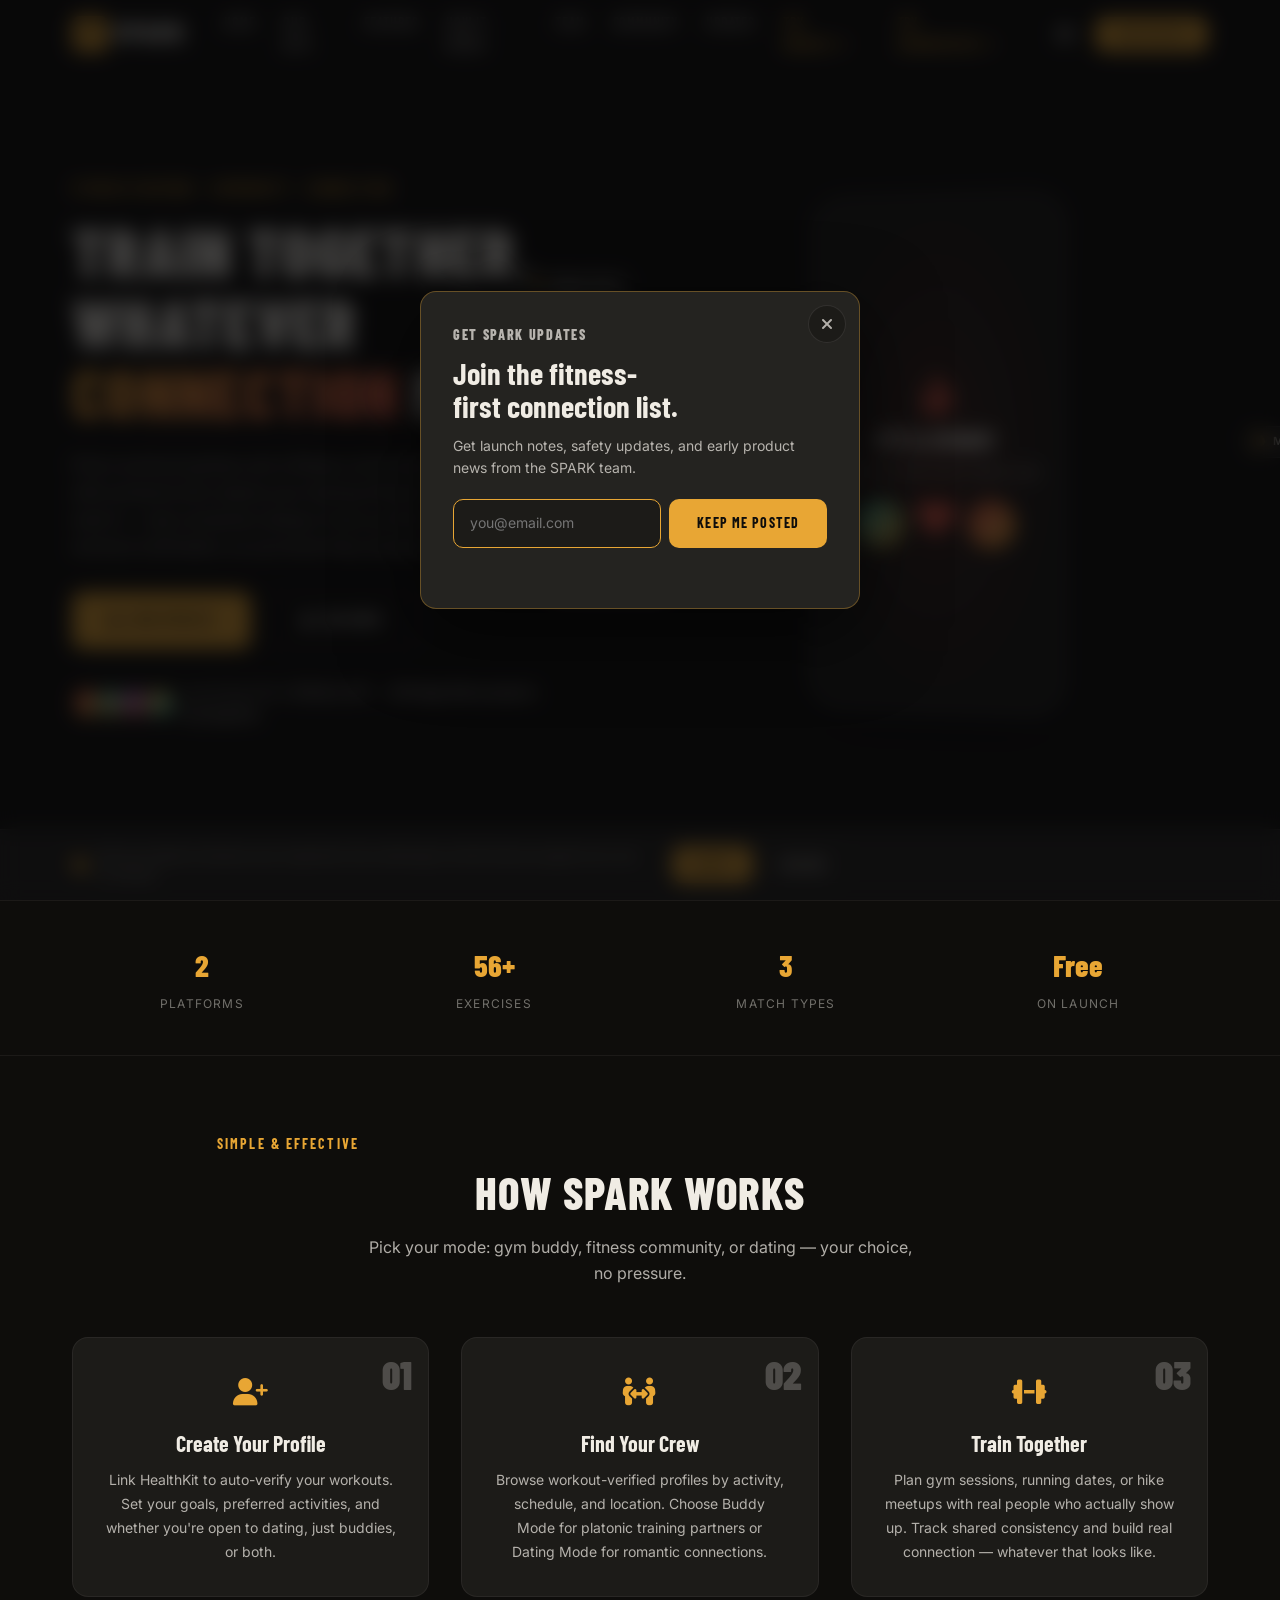
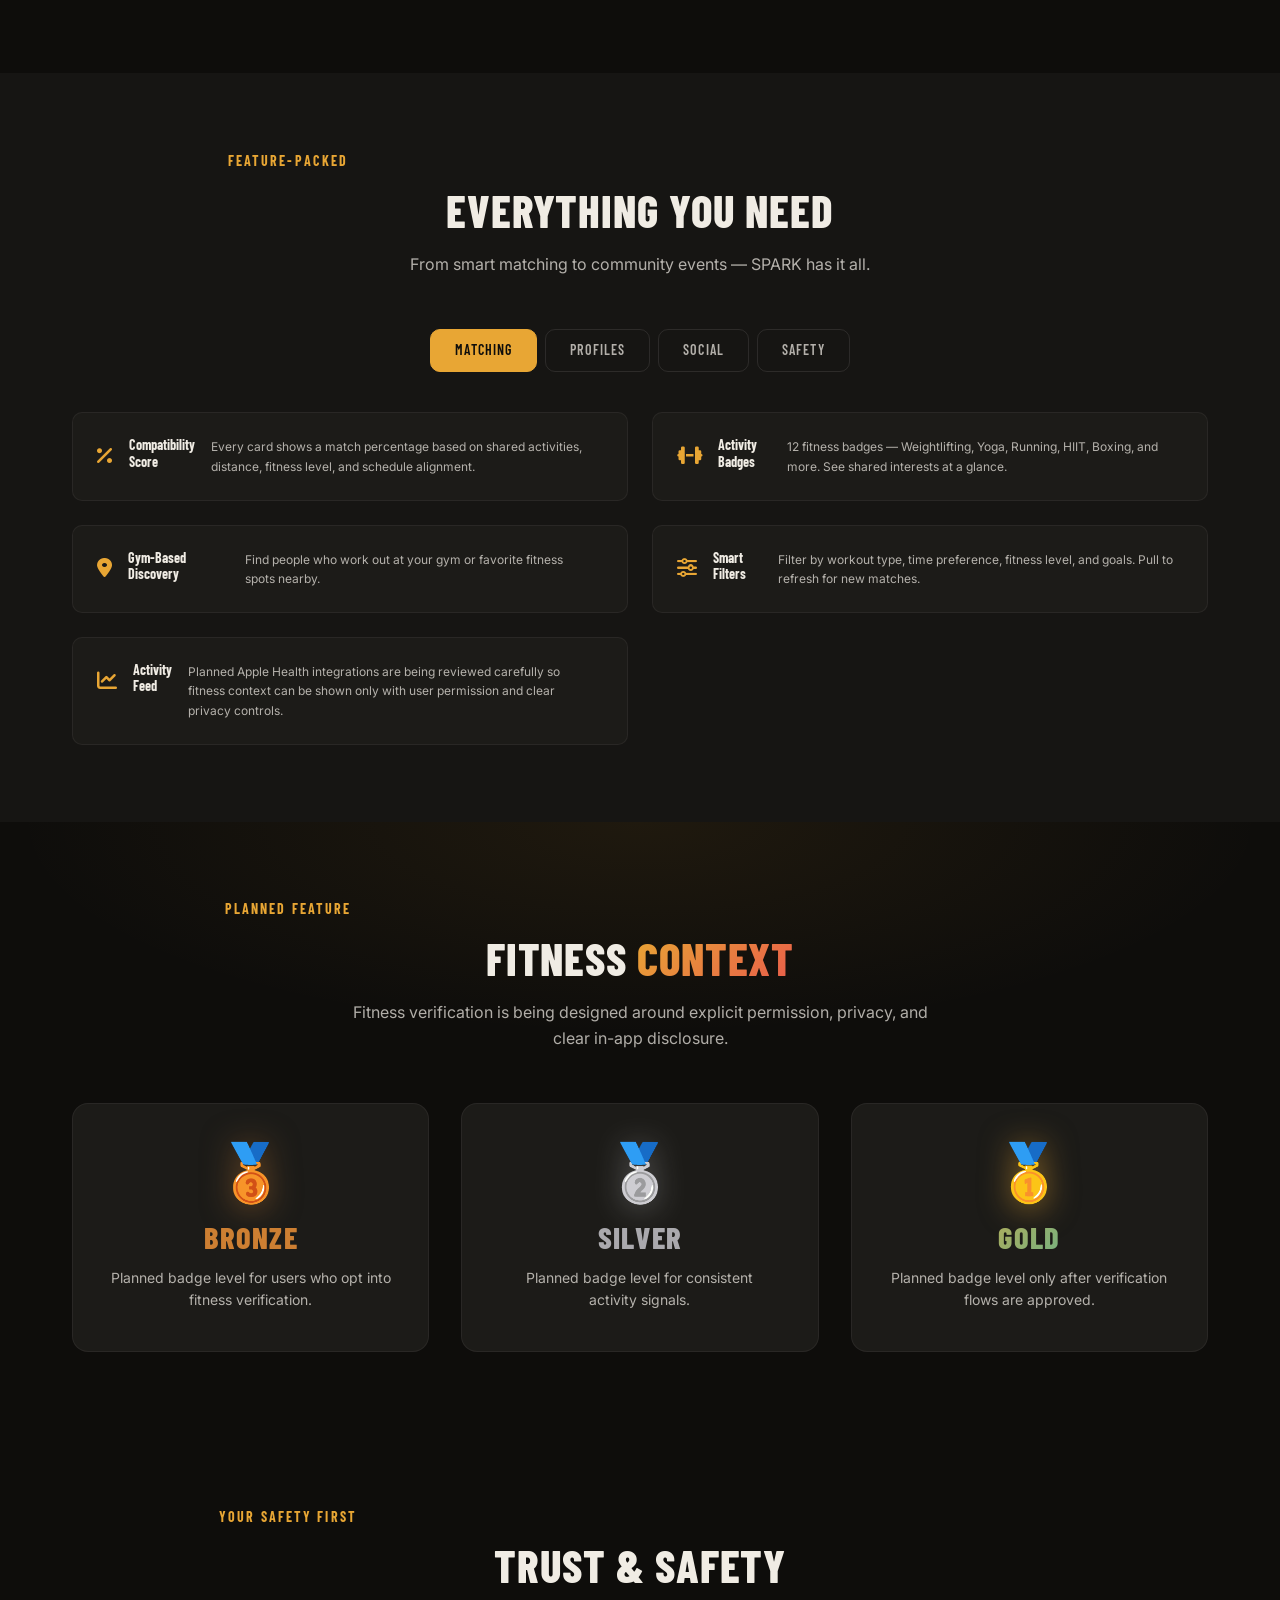
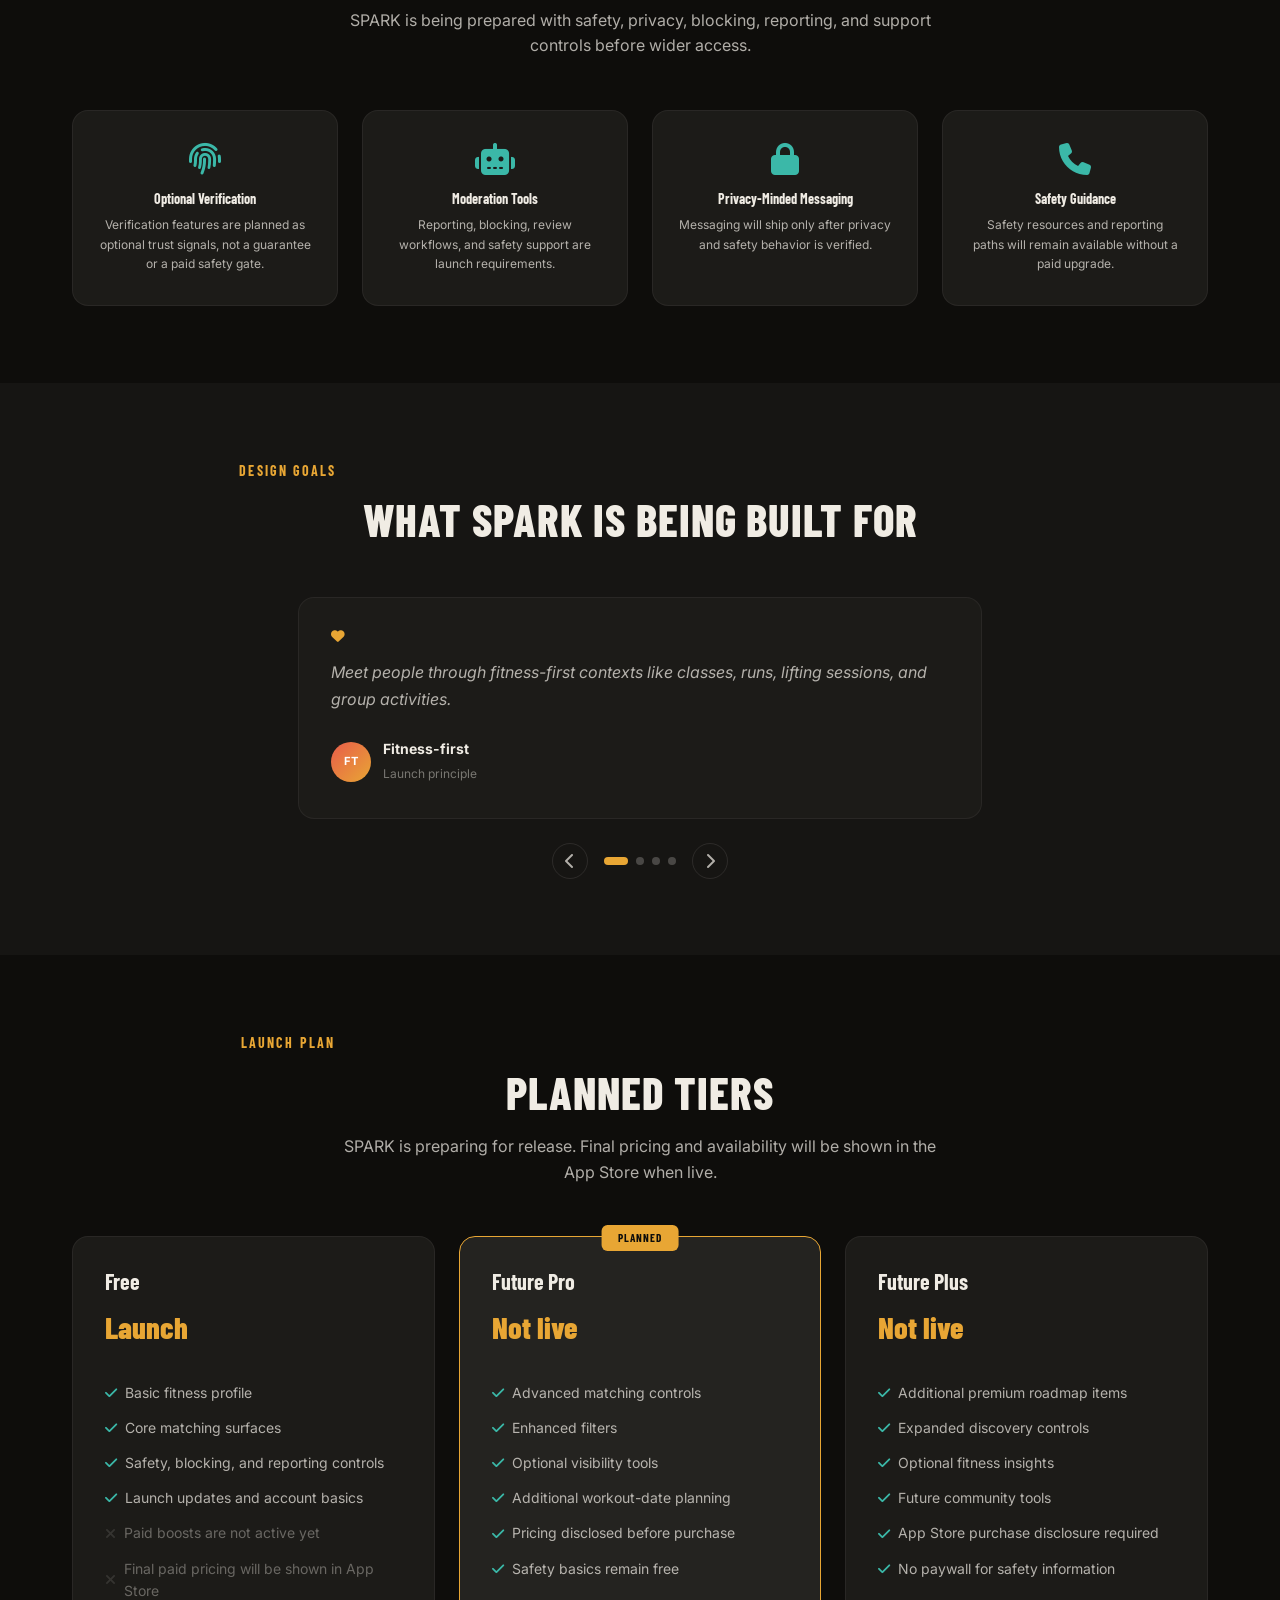
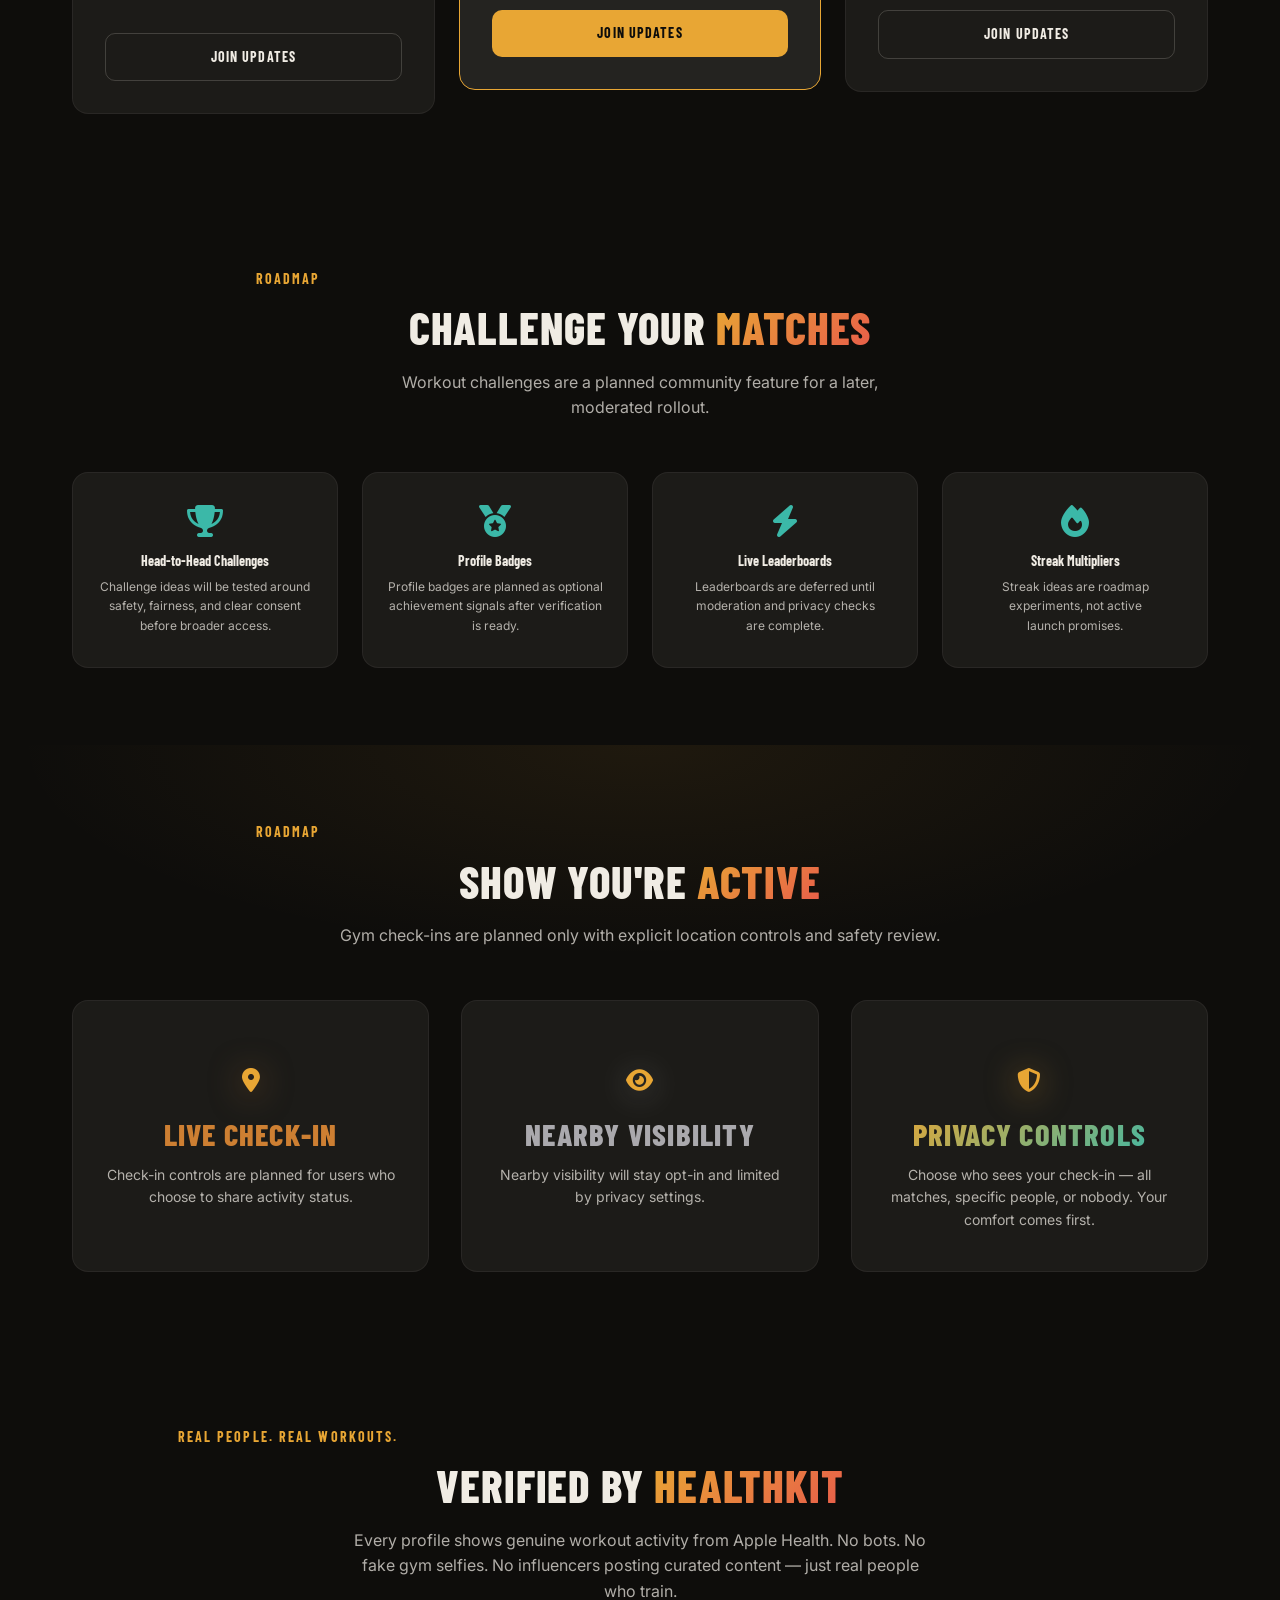
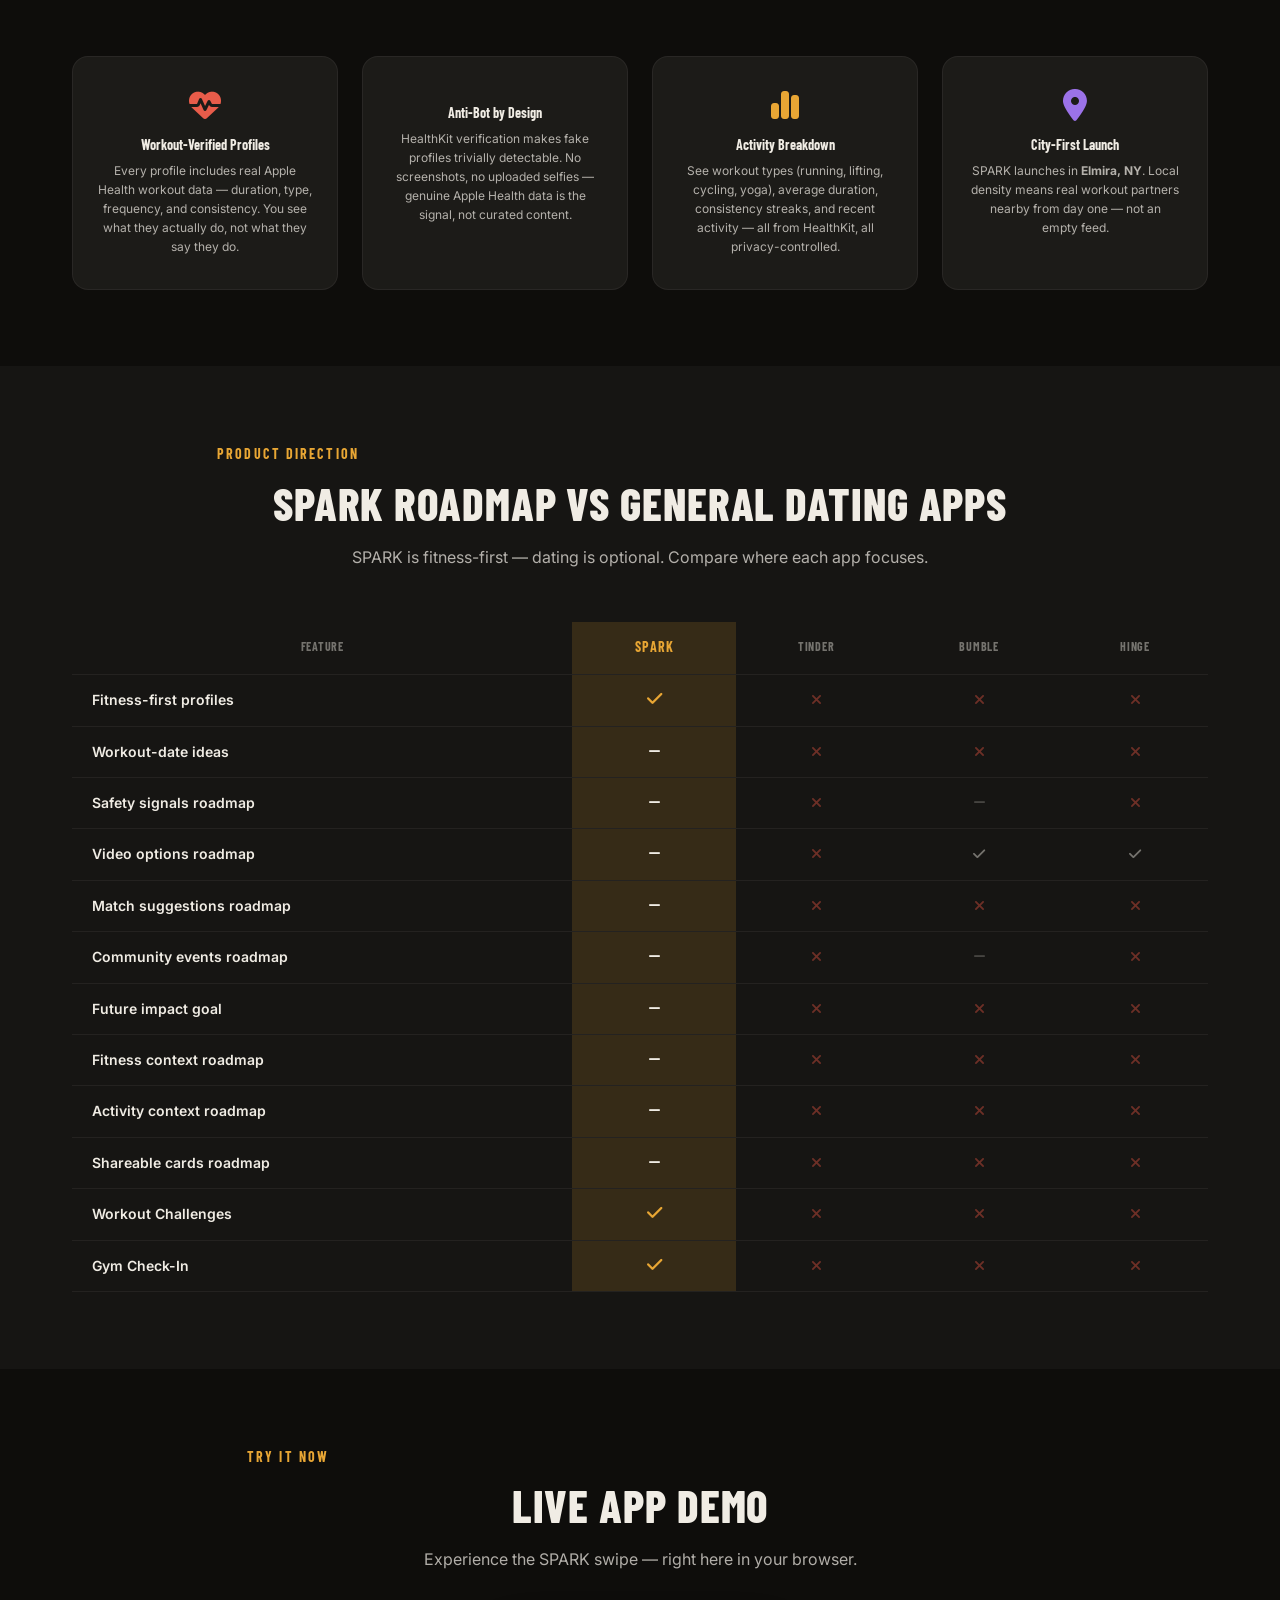
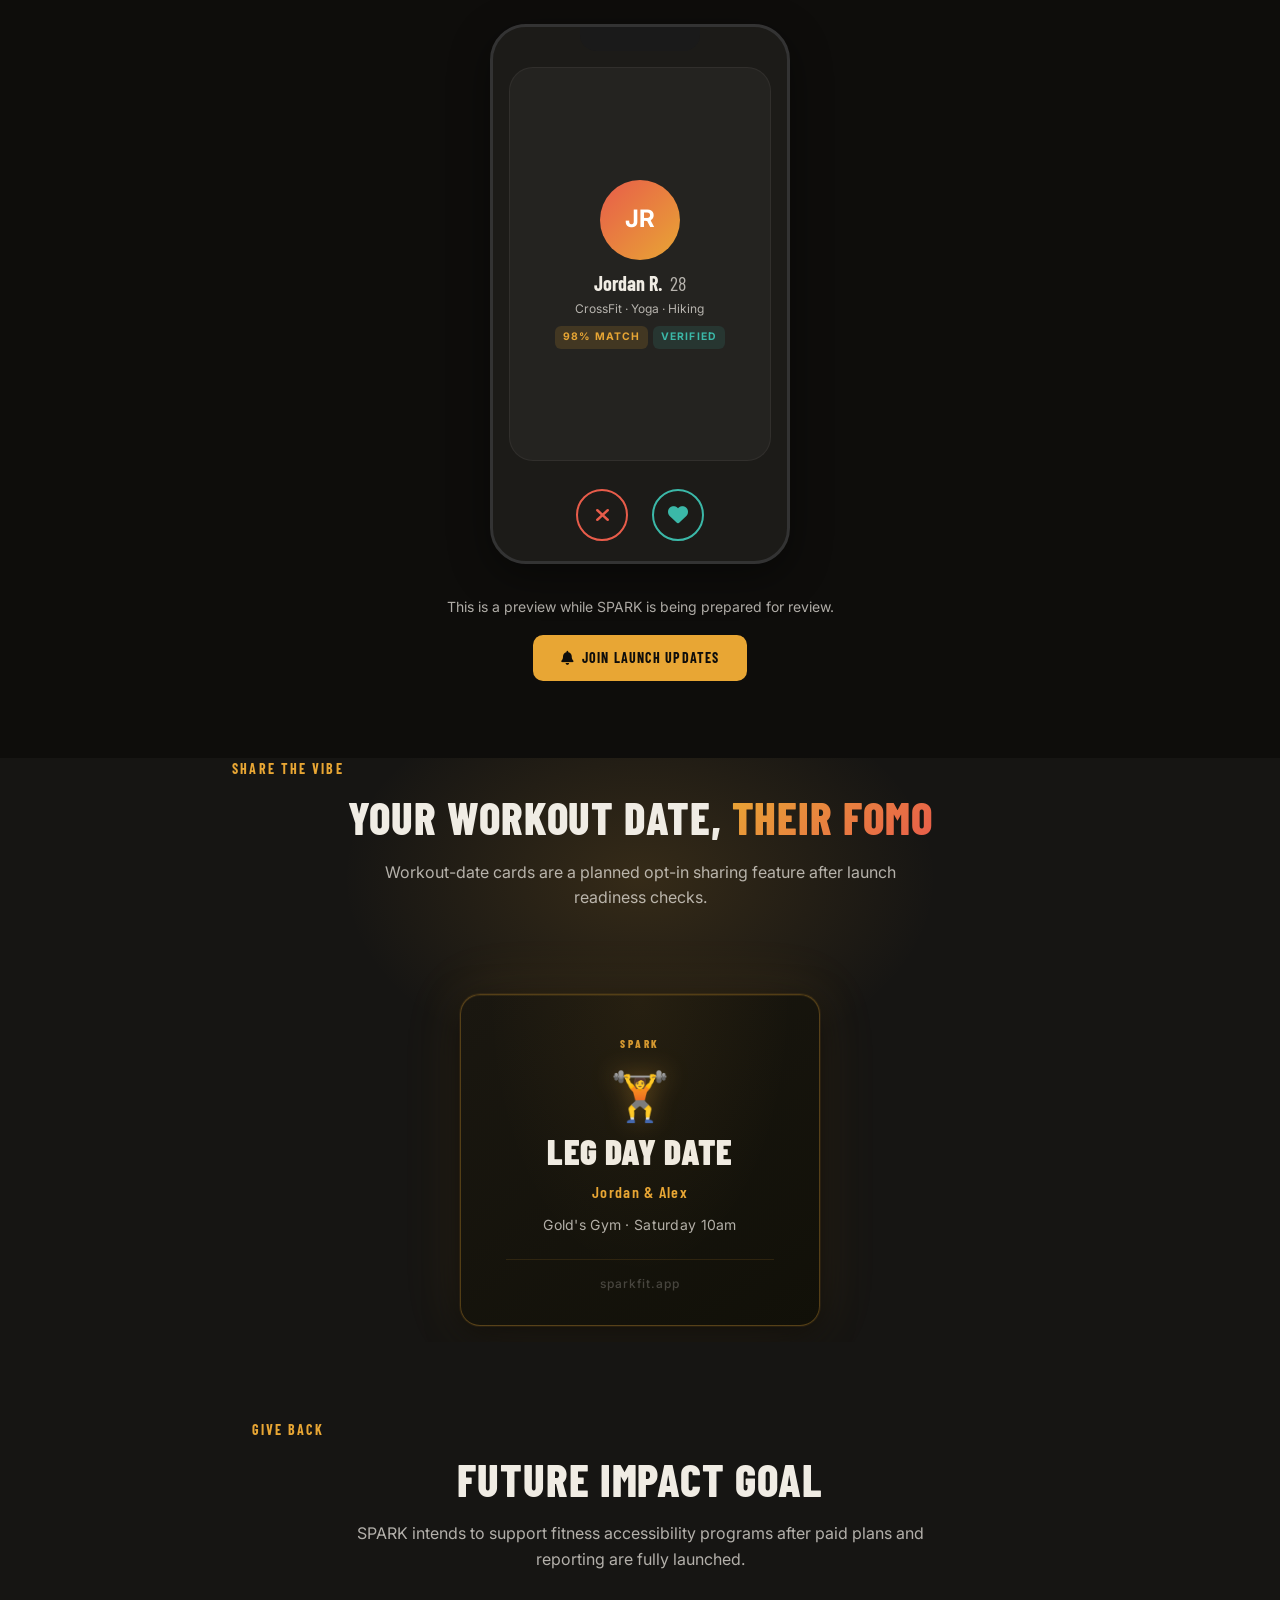
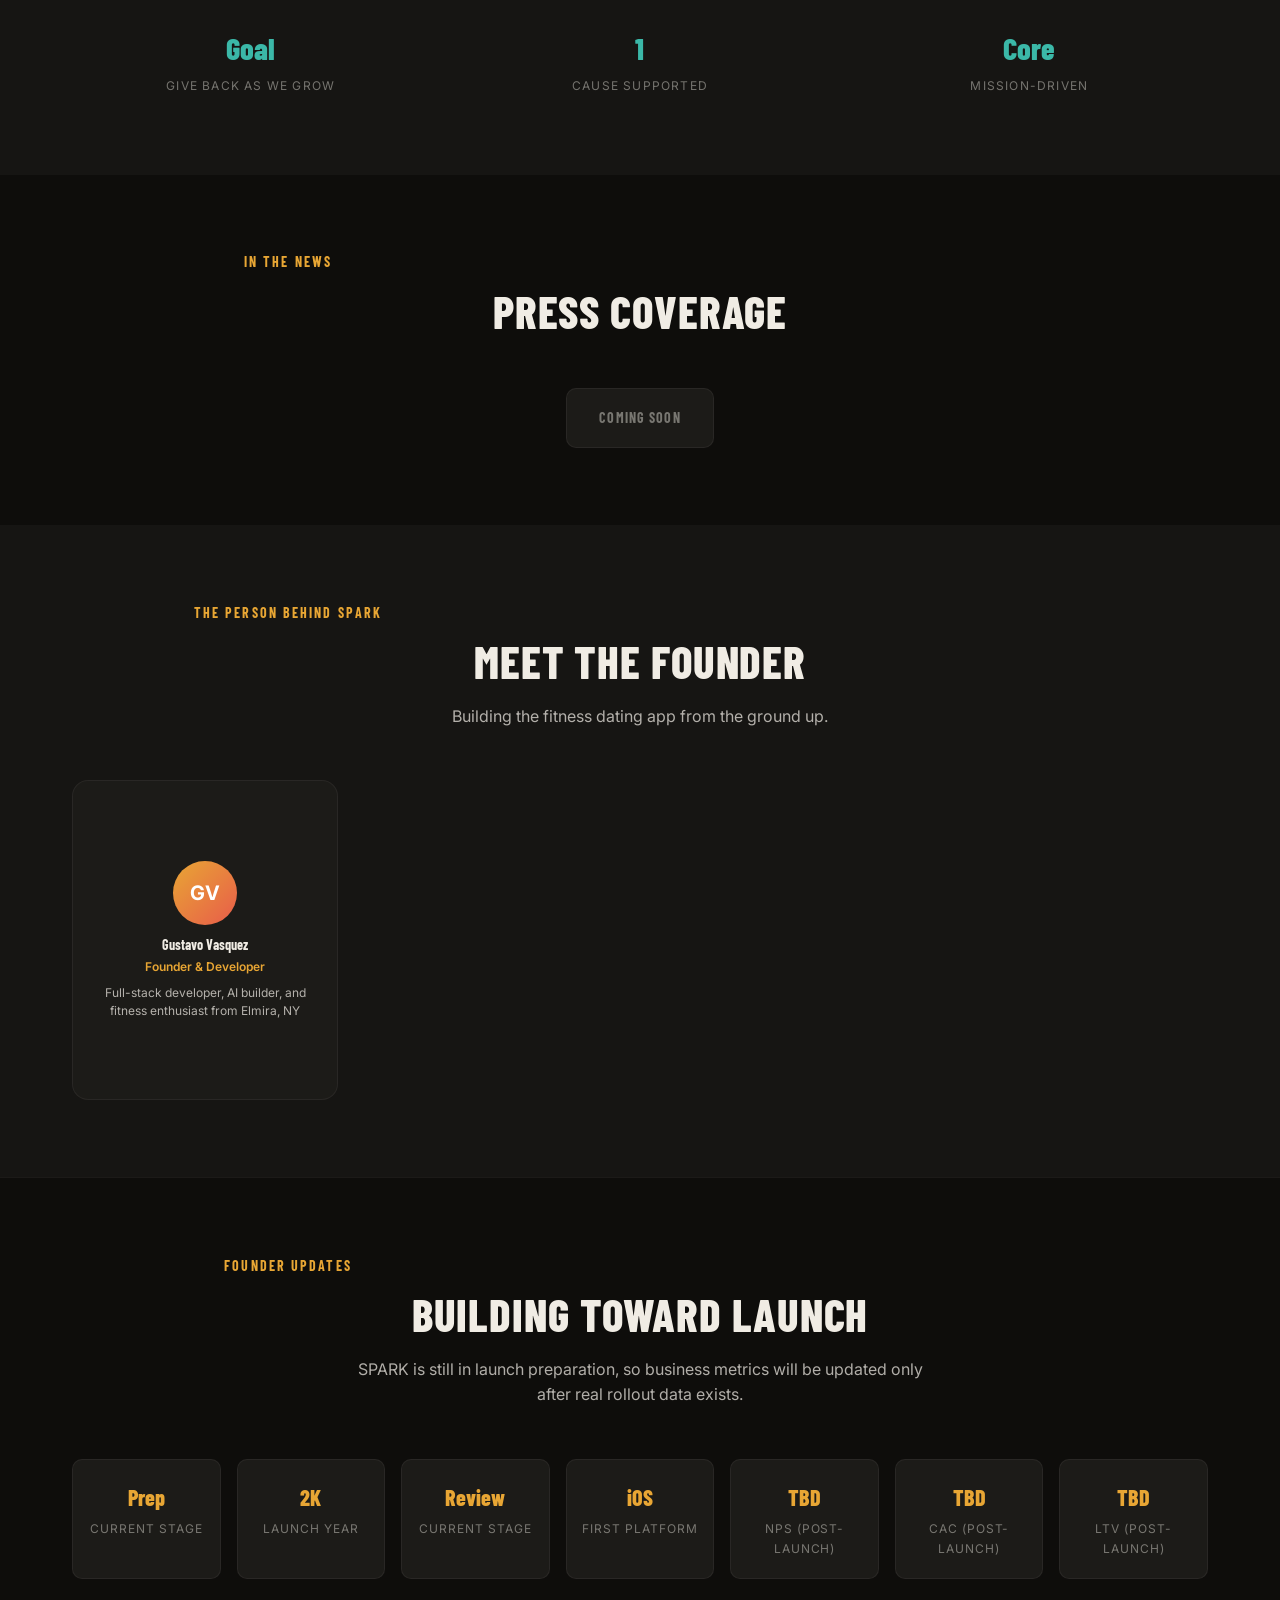
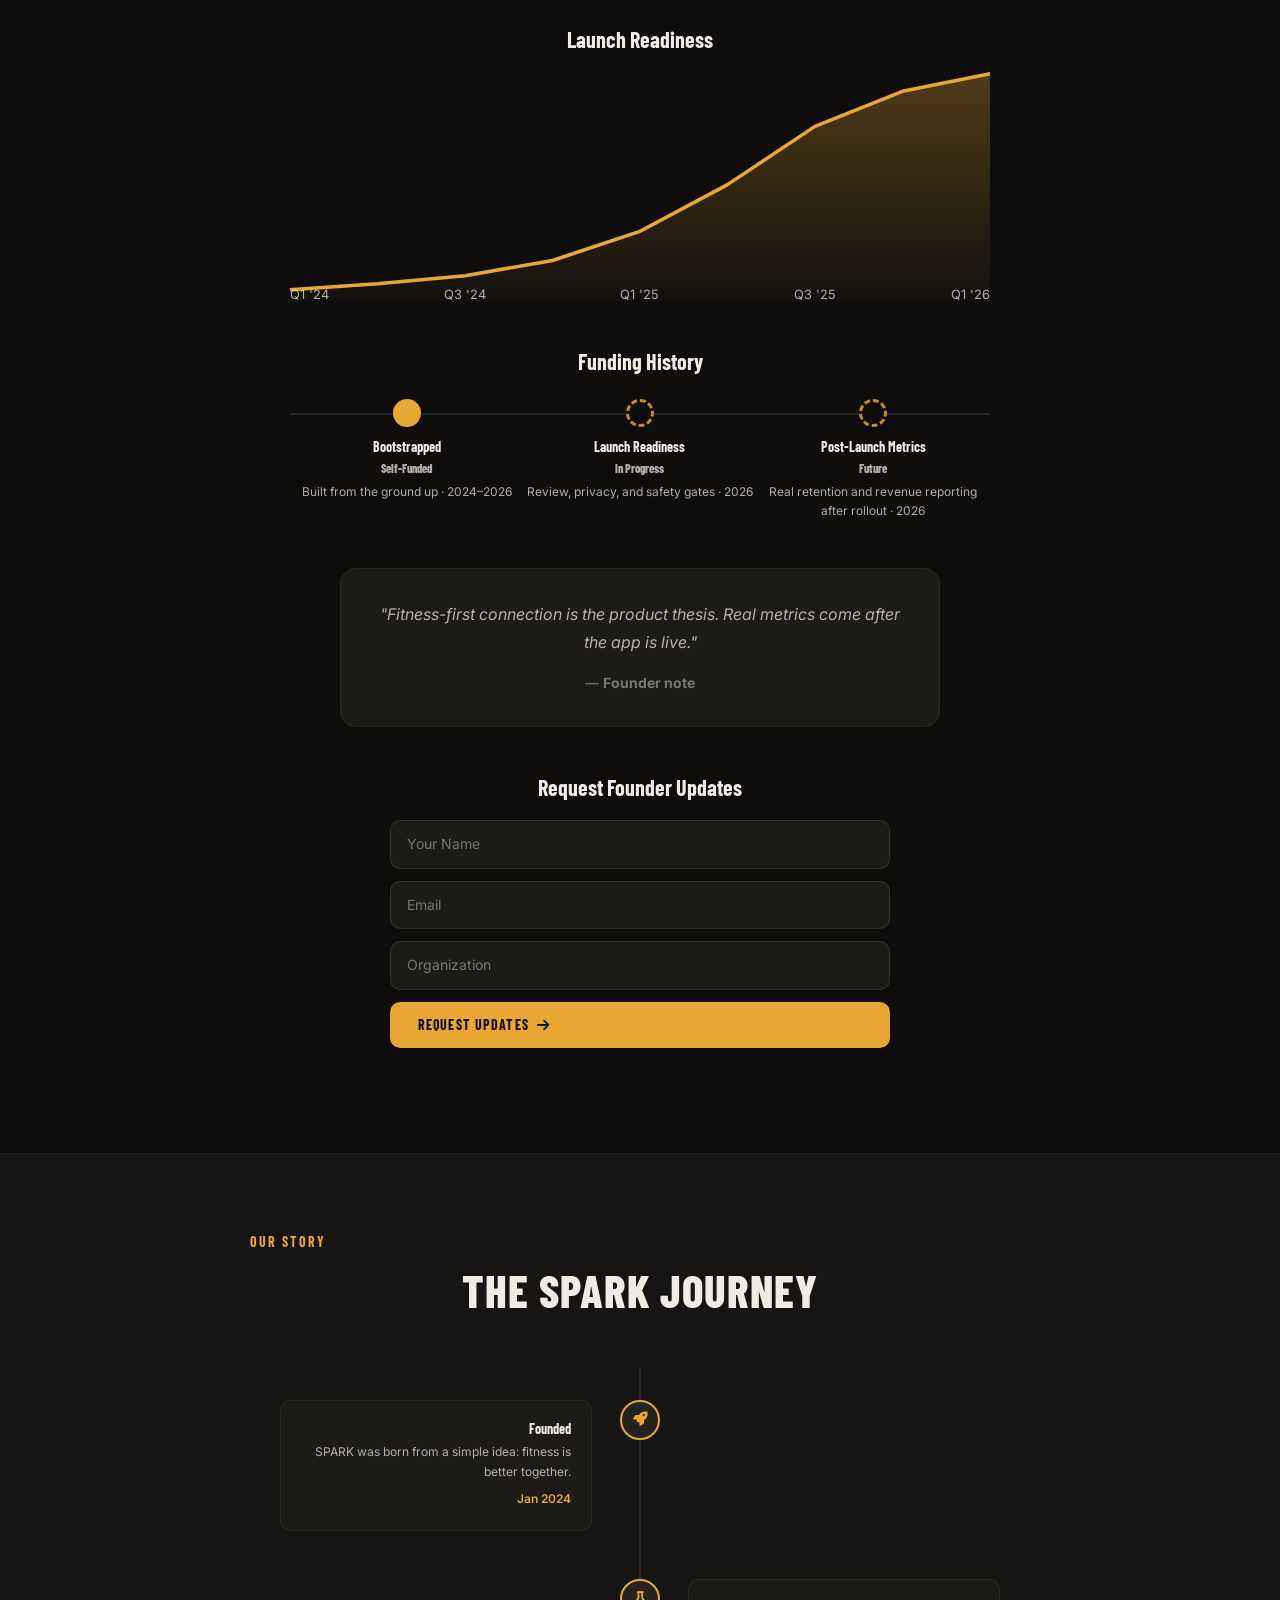
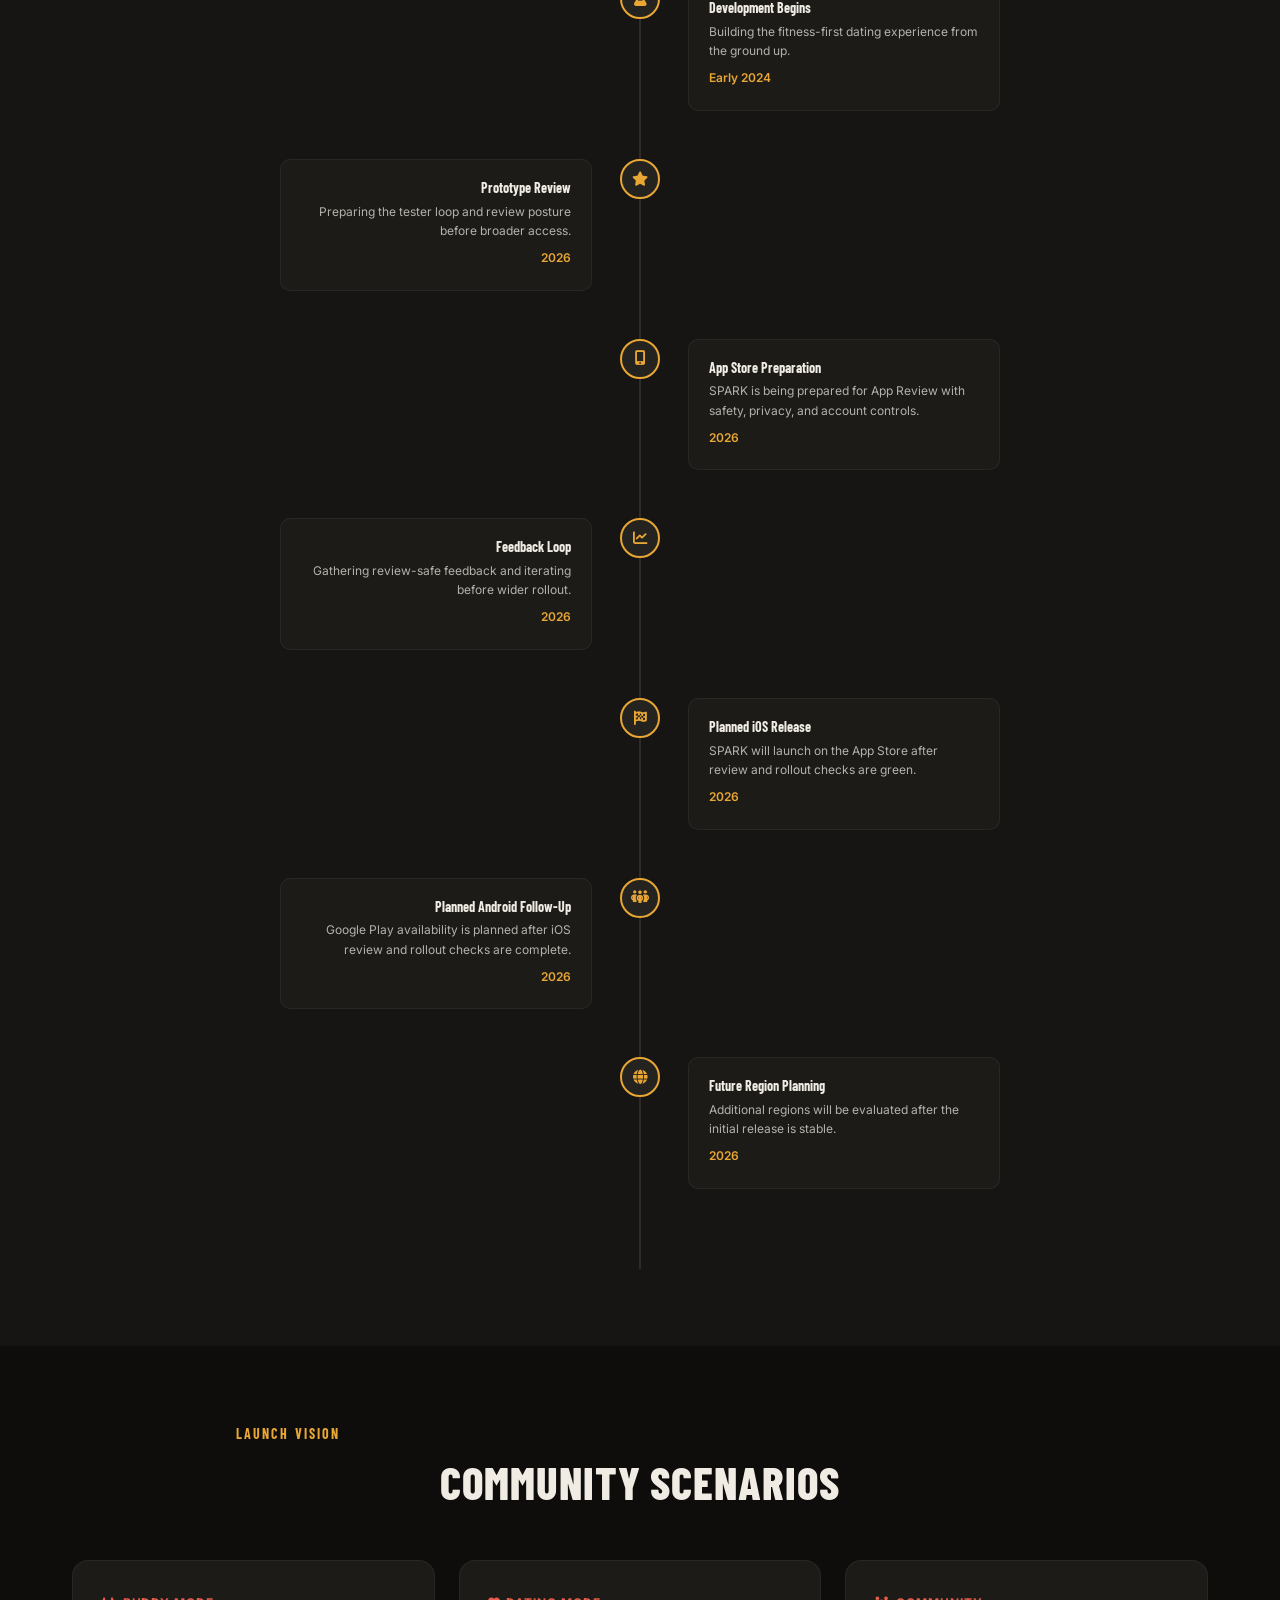
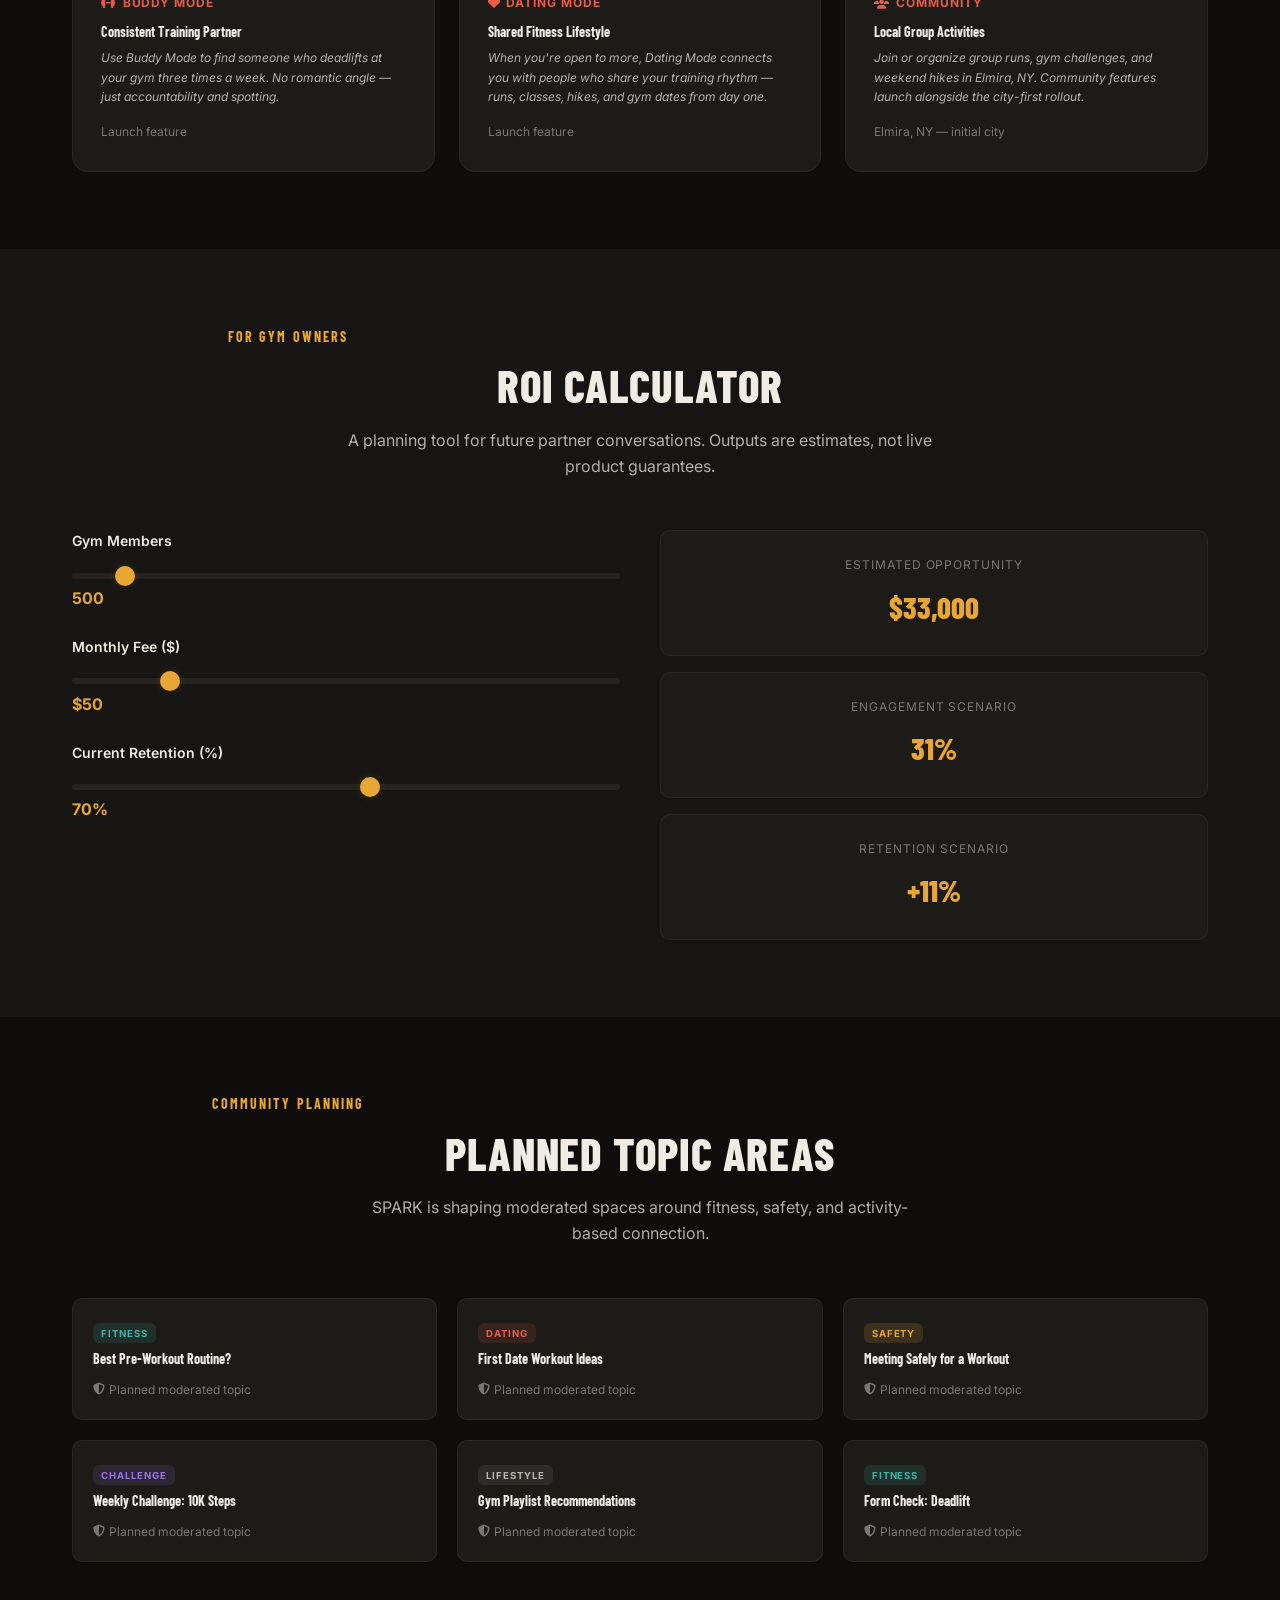
<file: index.html>
<!DOCTYPE html>
<html lang="en">
<head>
  <meta charset="UTF-8">
  <meta name="viewport" content="width=device-width, initial-scale=1.0">
  <title>SPARK — Fitness-First Connection App</title>
  <meta name="description" content="SPARK is a fitness-first dating app for people who want to meet around workouts, gym routines, and active goals. Join the waitlist for iOS launch. Built by the maker of IronLog and HungRecover.">
  <meta name="robots" content="index, follow">
  <meta name="author" content="Gus Digital Solutions">
  <meta name="theme-color" content="#e8a634">
  <meta property="og:site_name" content="SPARK">
  <meta property="og:title" content="SPARK — Fitness-First Connection App">
  <meta property="og:description" content="Meet people who train. SPARK is the fitness-first dating app where HealthKit-verified workouts replace bios. Join the waitlist for iOS. Built by the maker of IronLog and HungRecover.">
  <meta property="og:type" content="website">
  <meta property="og:url" content="https://sparkfit.app">
  <meta property="og:image" content="https://sparkfit.app/og-image.svg">
  <meta property="og:image:width" content="1200">
  <meta property="og:image:height" content="630">
  <meta name="twitter:card" content="summary_large_image">
  <meta name="twitter:site" content="@gustavopsu">
  <meta name="twitter:title" content="SPARK — Fitness-First Connection App">
  <meta name="twitter:description" content="Meet people who train. SPARK is the fitness-first dating app where HealthKit-verified workouts replace bios. Join the iOS waitlist.">
  <meta name="twitter:image" content="https://sparkfit.app/og-image.svg">
  <link rel="canonical" href="https://sparkfit.app/">
  <link rel="manifest" href="/manifest.json">
  <link rel="apple-touch-icon" href="data:image/svg+xml,<svg xmlns='http://www.w3.org/2000/svg' viewBox='0 0 512 512'><rect width='512' height='512' rx='96' fill='%230e0d0b'/><text x='50%25' y='54%25' dominant-baseline='middle' text-anchor='middle' font-size='320' font-family='sans-serif' font-weight='900' fill='%23e8a634'>S</text></svg>">
  <script type="application/ld+json">
{
  "@context": "https://schema.org",
  "@type": "WebSite",
  "name": "SPARK — Fitness Dating",
  "url": "https://sparkfit.app/",
  "description": "Fitness-first dating app for people who want to meet around workouts, gym routines, and active goals.",
  "publisher": {
    "@type": "Organization",
    "name": "Gus Digital Solutions",
    "url": "https://gusdigitalsolutions.com"
  },
  "potentialAction": {
    "@type": "SearchAction",
    "target": "https://sparkfit.app/?q={search_term_string}",
    "query-input": "required name=search_term_string"
  }
}
</script>
  <script type="application/ld+json">
  {
    "@context": "https://schema.org",
    "@type": "FAQPage",
    "mainEntity": [
      {
        "@type": "Question",
        "name": "Is SPARK only for dating?",
        "acceptedAnswer": {
          "@type": "Answer",
          "text": "No. SPARK is a fitness-first community app. You can find workout partners, training buddies, gym friends, or dates — all backed by HealthKit workout verification."
        }
      },
      {
        "@type": "Question",
        "name": "How does HealthKit verification work?",
        "acceptedAnswer": {
          "@type": "Answer",
          "text": "SPARK connects to Apple HealthKit to surface your recent workouts on your profile. This lets others see you actually train, without claiming you're a certain fitness level."
        }
      },
      {
        "@type": "Question",
        "name": "Is SPARK free to use?",
        "acceptedAnswer": {
          "@type": "Answer",
          "text": "Yes. The core app is free to download and use. Premium features may be added later."
        }
      },
      {
        "@type": "Question",
        "name": "When will SPARK be available?",
        "acceptedAnswer": {
          "@type": "Answer",
          "text": "SPARK is preparing for App Store review. Join the waitlist to be notified when it launches."
        }
      }
    ]
  }
  </script>
  <script type="application/ld+json">
  {
    "@context": "https://schema.org",
    "@type": "SoftwareApplication",
    "@id": "https://sparkfit.app/#mobile-app",
    "name": "SPARK — Fitness-First Connection",
    "operatingSystem": "iOS",
    "applicationCategory": "LifestyleApplication",
    "offers": {
      "@type": "Offer",
      "price": "0",
      "priceCurrency": "USD"
    },
    "description": "Fitness-first dating app connecting people through workouts, gym routines, and active goals with HealthKit verification.",
    "author": {
      "@type": "Organization",
      "name": "Gus Digital Solutions",
      "url": "https://gusdigitalsolutions.com"
    },
    "publisher": {
      "@type": "Organization",
      "name": "Gus Digital Solutions",
      "url": "https://gusdigitalsolutions.com"
    }
  }
  </script>

  <link rel="preconnect" href="https://fonts.googleapis.com">
  <link rel="preconnect" href="https://fonts.gstatic.com" crossorigin>
  <link href="https://fonts.googleapis.com/css2?family=Barlow+Condensed:wght@400;500;600;700;800;900&family=Inter:wght@300;400;500;600;700&display=swap" rel="stylesheet">
  <link rel="stylesheet" href="https://cdnjs.cloudflare.com/ajax/libs/font-awesome/6.5.1/css/all.min.css" integrity="sha512-DTOQO9RWCH3ppGqcWaEA1BIZOC6xxalwEsw9c2QQeAIftl+Vegovlnee1c9QX4TctnWMn13TZye+giMm8e2LwA==" crossorigin="anonymous" referrerpolicy="no-referrer">

  <link rel="stylesheet" href="./style.css?v=20260519-cta-v1">

  <link rel="icon" href="data:image/svg+xml,<svg xmlns='http://www.w3.org/2000/svg' viewBox='0 0 32 32'><rect width='32' height='32' rx='6' fill='%230e0d0b'/><text x='4' y='24' font-size='22' font-family='sans-serif' font-weight='900' fill='%23e8a634'>S</text></svg>">

</head>
<body>
  <a href="#main" class="skip-link">Skip to content</a>

  <!-- NAVIGATION -->
  <nav class="nav" id="nav" aria-label="Main navigation">
    <div class="container nav__inner">
      <a href="/" class="nav__logo" aria-label="SPARK Home">
        <svg width="120" height="36" viewBox="0 0 120 36" fill="none" xmlns="http://www.w3.org/2000/svg" aria-hidden="true">
          <rect width="36" height="36" rx="8" fill="var(--gold)"/>
          <path d="M11 25.5V19.5C11 16 13 12 18 10.5C20.5 9.5 23 10 24 11C25 12 24.5 14 22.5 14.5C20.5 15 19 13.5 20 12" stroke="#0e0d0b" stroke-width="2.5" stroke-linecap="round"/>
          <text x="42" y="26" font-family="'Barlow Condensed', sans-serif" font-weight="800" font-size="26" fill="var(--text-primary)" letter-spacing="2">SPARK</text>
        </svg>
      </a>
      <div class="nav__links" role="menubar">
        <a href="/" role="menuitem">Home</a>
        <a href="#more-apps" role="menuitem">Our Apps</a>
        <a href="#features" role="menuitem">Features</a>
        <a href="#how-it-works" role="menuitem">How It Works</a>
        <a href="#team" role="menuitem">Team</a>
        <a href="#community" role="menuitem">Community</a>
        <a href="#download" role="menuitem">Updates</a>
        <a href="https://ironlog.co/" role="menuitem" target="_blank" rel="noopener" class="xpromo-navlink">Try IronLog&nbsp;&#8599;</a>
        <a href="https://hungrecover.com/" role="menuitem" target="_blank" rel="noopener" class="xpromo-navlink">Try HungRecover&nbsp;&#8599;</a>
      </div>
      <div class="nav__actions">
        <button id="themeToggle" class="nav__theme-btn" aria-label="Toggle dark/light mode" type="button">
          <i class="fa-solid fa-sun"></i>
        </button>
        <a href="#download" class="btn btn--primary btn--sm">Join Updates</a>
      </div>
      <button class="hamburger" id="hamburger" aria-label="Toggle menu" aria-expanded="false" type="button">
        <span></span><span></span><span></span>
      </button>
    </div>
    <div class="mobile-nav" id="mobileNav" role="menu">
      <a href="#features" role="menuitem">Features</a>
      <a href="#how-it-works" role="menuitem">How It Works</a>
      <a href="#team" role="menuitem">Team</a>
      <a href="#community" role="menuitem">Community</a>
      <a href="#download" role="menuitem">Updates</a>
      <a href="https://ironlog.co/" role="menuitem" target="_blank" rel="noopener" class="xpromo-navlink">Try IronLog&nbsp;&#8599;</a>
      <a href="https://hungrecover.com/" role="menuitem" target="_blank" rel="noopener" class="xpromo-navlink">Try HungRecover&nbsp;&#8599;</a>
    </div>
  </nav>

  <main id="main">

    <!-- ==================== HERO ==================== -->
    <section class="hero" id="hero" aria-label="SPARK — Where Fitness Meets Connection">
      <canvas id="heroCanvas" aria-hidden="true"></canvas>
      <div class="container hero__inner">
        <div class="hero__content">
          <p class="hero__label reveal">Fitness Partner · Community · Connection</p>
          <h1 class="hero__title reveal">Train Together,<br>Whatever <span class="text-gradient">Connection</span> Means</h1>
          <p class="hero__subtitle reveal">Find a workout partner, join a fitness community, or explore a date with someone who shares your training lifestyle. Dating when you want it — real connection always. Every profile is backed by HealthKit workout verification, so you know they actually train.</p>
          <div class="hero__ctas reveal">
            <a href="#download" class="btn btn--primary btn--lg"><i class="fa-solid fa-bell"></i> Join Updates</a>
            <a href="#demo" class="btn btn--outline btn--lg"><i class="fa-solid fa-play"></i> See Demo</a>
          </div>
          <div class="hero__proof reveal">
            <div class="hero__avatars">
              <div class="hero__avatar" style="background:linear-gradient(135deg,var(--spark-red),var(--gold))">J</div>
              <div class="hero__avatar" style="background:linear-gradient(135deg,var(--buddy-teal),var(--gold))">M</div>
              <div class="hero__avatar" style="background:linear-gradient(135deg,var(--community-purple),var(--spark-red))">A</div>
              <div class="hero__avatar" style="background:linear-gradient(135deg,var(--gold),var(--buddy-teal))">S</div>
            </div>
            <p>Launching first in <strong>Elmira, NY</strong> — <strong>iOS App Store prep is in progress</strong></p>
          </div>
        </div>
        <div class="hero__phone-wrapper reveal">
          <div class="phone-3d" id="phone3d">
            <div class="phone-3d__device">
              <div class="phone-3d__screen">
                <div class="phone-3d__slide phone-3d__slide--active" data-slide="0">
                  <div class="phone-screen phone-screen--discover">
                    <div class="phone-screen__header">
                      <span class="phone-screen__logo">SPARK</span>
                      <span class="phone-screen__icon"><i class="fa-solid fa-fire"></i></span>
                    </div>
                    <div class="phone-screen__card">
                      <div class="phone-screen__avatar" style="background:linear-gradient(135deg,#e85c4a,#e8a634)">
                        <span>JR</span>
                      </div>
                      <h4>Jordan, 28</h4>
                      <p>CrossFit · Yoga · Hiking</p>
                      <div class="phone-screen__tags">
                        <span class="tag tag--gold">98% Match</span>
                        <span class="tag tag--teal">Verified</span>
                      </div>
                    </div>
                    <div class="phone-screen__actions">
                      <button class="phone-btn phone-btn--skip" aria-label="Skip"><i class="fa-solid fa-xmark"></i></button>
                      <button class="phone-btn phone-btn--like" aria-label="Like"><i class="fa-solid fa-heart"></i></button>
                      <button class="phone-btn phone-btn--super" aria-label="Super like"><i class="fa-solid fa-star"></i></button>
                    </div>
                  </div>
                </div>
                <div class="phone-3d__slide" data-slide="1">
                  <div class="phone-screen phone-screen--match">
                    <div class="phone-screen__match-anim">
                      <i class="fa-solid fa-fire-flame-curved"></i>
                      <h4>It's a SPARK!</h4>
                      <p>You and Jordan both swiped right</p>
                      <div class="phone-screen__match-avatars">
                        <div class="phone-screen__avatar-sm" style="background:linear-gradient(135deg,var(--buddy-teal),var(--gold))">Y</div>
                        <div class="phone-screen__heart"><i class="fa-solid fa-heart"></i></div>
                        <div class="phone-screen__avatar-sm" style="background:linear-gradient(135deg,#e85c4a,#e8a634)">J</div>
                      </div>
                    </div>
                  </div>
                </div>
                <div class="phone-3d__slide" data-slide="2">
                  <div class="phone-screen phone-screen--chat">
                    <div class="phone-screen__header">
                      <span class="phone-screen__logo">Chat</span>
                      <span class="phone-screen__icon"><i class="fa-solid fa-video"></i></span>
                    </div>
                    <div class="phone-screen__messages">
                      <div class="msg msg--them">Hey! Want to hit the gym Saturday? 💪</div>
                      <div class="msg msg--me">Absolutely! I was thinking leg day 🏋️</div>
                      <div class="msg msg--them">Perfect, my favorite! See you at 10am?</div>
                    </div>
                  </div>
                </div>
              </div>
            </div>
            <div class="phone-3d__labels">
              <div class="phone-3d__label phone-3d__label--1 reveal">
                <i class="fa-solid fa-shield-halved"></i> Safety Tools
              </div>
              <div class="phone-3d__label phone-3d__label--2 reveal">
                <i class="fa-solid fa-brain"></i> Match Ideas
              </div>
              <div class="phone-3d__label phone-3d__label--3 reveal">
                <i class="fa-solid fa-video"></i> Planned Video
              </div>
            </div>
          </div>
        </div>
      </div>
    </section>

    <!-- ==================== STATS ==================== -->
    <section class="stats" aria-label="Key statistics">
      <div class="container">
        <div class="stats__grid">
          <div class="stat reveal stagger-item" data-stagger="0">
            <span class="stat__number" data-target="2" data-format="plain">0</span>
            <span class="stat__label">Platforms</span>
          </div>
          <div class="stat reveal stagger-item" data-stagger="1">
            <span class="stat__number" data-target="56" data-suffix="+">0</span>
            <span class="stat__label">Exercises</span>
          </div>
          <div class="stat reveal stagger-item" data-stagger="2">
            <span class="stat__number" data-target="3" data-format="plain">0</span>
            <span class="stat__label">Match Types</span>
          </div>
          <div class="stat reveal stagger-item" data-stagger="3">
            <span class="stat__number">Free</span>
            <span class="stat__label">On Launch</span>
          </div>
        </div>
      </div>
    </section>

    <!-- ==================== HOW IT WORKS ==================== -->
    <section id="how-it-works" class="how-section" aria-label="How SPARK works">
      <div class="container">
        <div class="section-header text-center">
          <p class="section-label reveal">Simple & Effective</p>
          <h2 class="section-title reveal">How SPARK Works</h2>
          <p class="section-subtitle reveal">Pick your mode: gym buddy, fitness community, or dating — your choice, no pressure.</p>
        </div>
        <div class="how__grid">
          <div class="how-card reveal stagger-item" data-stagger="0">
            <div class="how-card__icon"><i class="fa-solid fa-user-plus"></i></div>
            <div class="how-card__step">01</div>
            <h3 class="how-card__title">Create Your Profile</h3>
            <p class="how-card__text">Link HealthKit to auto-verify your workouts. Set your goals, preferred activities, and whether you're open to dating, just buddies, or both.</p>
          </div>
          <div class="how-card reveal stagger-item" data-stagger="1">
            <div class="how-card__icon"><i class="fa-solid fa-people-arrows"></i></div>
            <div class="how-card__step">02</div>
            <h3 class="how-card__title">Find Your Crew</h3>
            <p class="how-card__text">Browse workout-verified profiles by activity, schedule, and location. Choose Buddy Mode for platonic training partners or Dating Mode for romantic connections.</p>
          </div>
          <div class="how-card reveal stagger-item" data-stagger="2">
            <div class="how-card__icon"><i class="fa-solid fa-dumbbell"></i></div>
            <div class="how-card__step">03</div>
            <h3 class="how-card__title">Train Together</h3>
            <p class="how-card__text">Plan gym sessions, running dates, or hike meetups with real people who actually show up. Track shared consistency and build real connection — whatever that looks like.</p>
          </div>
        </div>
      </div>
    </section>

    <!-- ==================== FEATURES TABS ==================== -->
    <section id="features" class="features-section" aria-label="Features">
      <div class="container">
        <div class="section-header text-center">
          <p class="section-label reveal">Feature-Packed</p>
          <h2 class="section-title reveal">Everything You Need</h2>
          <p class="section-subtitle reveal">From smart matching to community events — SPARK has it all.</p>
        </div>
        <div class="features__tabs" role="tablist">
          <button class="features__tab active" data-tab="matching" role="tab" aria-selected="true">Matching</button>
          <button class="features__tab" data-tab="workouts" role="tab" aria-selected="false">Profiles</button>
          <button class="features__tab" data-tab="social" role="tab" aria-selected="false">Social</button>
          <button class="features__tab" data-tab="safety" role="tab" aria-selected="false">Safety</button>
        </div>
        <div id="tab-matching" class="features__panel active" role="tabpanel">
          <div class="features__panel-grid">
            <div class="feature-item reveal stagger-item" data-stagger="0"><div class="feature-item__icon"><i class="fa-solid fa-percent"></i></div><h4>Compatibility Score</h4><p>Every card shows a match percentage based on shared activities, distance, fitness level, and schedule alignment.</p></div>
            <div class="feature-item reveal stagger-item" data-stagger="1"><div class="feature-item__icon"><i class="fa-solid fa-dumbbell"></i></div><h4>Activity Badges</h4><p>12 fitness badges — Weightlifting, Yoga, Running, HIIT, Boxing, and more. See shared interests at a glance.</p></div>
            <div class="feature-item reveal stagger-item" data-stagger="2"><div class="feature-item__icon"><i class="fa-solid fa-location-dot"></i></div><h4>Gym-Based Discovery</h4><p>Find people who work out at your gym or favorite fitness spots nearby.</p></div>
            <div class="feature-item reveal stagger-item" data-stagger="3"><div class="feature-item__icon"><i class="fa-solid fa-sliders"></i></div><h4>Smart Filters</h4><p>Filter by workout type, time preference, fitness level, and goals. Pull to refresh for new matches.</p></div>
            <div class="feature-item reveal stagger-item" data-stagger="4">
              <div class="feature-item__icon"><i class="fa-solid fa-chart-line"></i></div>
              <h4>Activity Feed</h4>
              <p>Planned Apple Health integrations are being reviewed carefully so fitness context can be shown only with user permission and clear privacy controls.</p>
            </div>
          </div>
        </div>
        <div id="tab-workouts" class="features__panel" role="tabpanel" hidden>
          <div class="features__panel-grid">
            <div class="feature-item reveal stagger-item" data-stagger="0"><div class="feature-item__icon"><i class="fa-solid fa-comment-dots"></i></div><h4>Ice Breaker Prompts</h4><p>Three fun prompts per profile — "My go-to workout is...", "My fitness goal for 2026...", and more. Spark real conversations.</p></div>
            <div class="feature-item reveal stagger-item" data-stagger="1"><div class="feature-item__icon"><i class="fa-solid fa-circle-check"></i></div><h4>Verified Badges</h4><p>Optional verification is planned to help users add trust signals without making safety features paid-only.</p></div>
            <div class="feature-item reveal stagger-item" data-stagger="2"><div class="feature-item__icon"><i class="fa-solid fa-images"></i></div><h4>Photo Carousel</h4><p>Swipeable profile photos with smooth pan-driven transitions and animated indicator dots.</p></div>
            <div class="feature-item reveal stagger-item" data-stagger="3"><div class="feature-item__icon"><i class="fa-solid fa-rocket"></i></div><h4>Profile Controls</h4><p>Profile visibility and preference controls are being tuned for a safe staged launch.</p></div>
          </div>
        </div>
        <div id="tab-social" class="features__panel" role="tabpanel" hidden>
          <div class="features__panel-grid">
            <div class="feature-item reveal stagger-item" data-stagger="0"><div class="feature-item__icon"><i class="fa-solid fa-users"></i></div><h4>Group Fitness Events</h4><p>Group runs, classes, and other event ideas are planned for the staged rollout after review checks are green.</p></div>
            <div class="feature-item reveal stagger-item" data-stagger="1"><div class="feature-item__icon"><i class="fa-solid fa-comments"></i></div><h4>Messaging</h4><p>Messaging is planned around consent, blocking, reporting, and account controls before wider access.</p></div>
            <div class="feature-item reveal stagger-item" data-stagger="2"><div class="feature-item__icon"><i class="fa-solid fa-heart"></i></div><h4>Likes &amp; Matches</h4><p>Core likes and matches are planned for launch, with any paid enhancements disclosed before purchase.</p></div>
            <div class="feature-item reveal stagger-item" data-stagger="3"><div class="feature-item__icon"><i class="fa-solid fa-calendar-check"></i></div><h4>Event Calendar</h4><p>Local fitness event discovery is on the roadmap after moderation and safety flows are proven.</p></div>
            <div class="feature-item reveal stagger-item" data-stagger="4">
              <div class="feature-item__icon"><i class="fa-solid fa-share-from-square"></i></div>
              <h4>Shareable Date Cards</h4>
              <p>Workout-date cards are a planned sharing feature for users who choose to share their own plans outside the app.</p>
            </div>
            <div class="feature-item reveal stagger-item" data-stagger="5">
              <div class="feature-item__icon"><i class="fa-solid fa-calendar-plus"></i></div>
              <h4>Workout Date Planner</h4>
              <p>Workout-date planning is being designed around clear consent, location privacy, and easy cancellation.</p>
            </div>
          </div>
        </div>
        <div id="tab-safety" class="features__panel" role="tabpanel" hidden>
          <div class="features__panel-grid">
            <div class="feature-item reveal stagger-item" data-stagger="0"><div class="feature-item__icon"><i class="fa-solid fa-shield-halved"></i></div><h4>Trust & Safety Signals</h4><p>Trust signals are being evaluated as part of the safety roadmap, not as a replacement for reporting or moderation.</p></div>
            <div class="feature-item reveal stagger-item" data-stagger="1"><div class="feature-item__icon"><i class="fa-solid fa-user-check"></i></div><h4>ID Verification</h4><p>Optional verification with a blue checkmark badge for an extra layer of trust.</p></div>
            <div class="feature-item reveal stagger-item" data-stagger="2"><div class="feature-item__icon"><i class="fa-solid fa-eye"></i></div><h4>Photo Verification</h4><p>Photo verification is planned as an optional safety signal during rollout.</p></div>
            <div class="feature-item reveal stagger-item" data-stagger="3"><div class="feature-item__icon"><i class="fa-solid fa-bell"></i></div><h4>Safety Alerts</h4><p>Safety copy, reporting, blocking, and support flows are core launch requirements.</p></div>
            <div class="feature-item reveal stagger-item" data-stagger="4">
              <div class="feature-item__icon"><i class="fa-solid fa-heart-pulse"></i></div>
              <h4>Health Permission Controls</h4>
              <p>Any Apple Health feature will be permission-based and clearly disclosed before users connect fitness data.</p>
            </div>
          </div>
        </div>
      </div>
    </section>

    <!-- ==================== FITNESS VERIFIED ==================== -->
    <section class="verified-section" aria-label="Fitness Verification">
      <div class="container">
        <div class="section-header text-center">
          <p class="section-label reveal">Planned Feature</p>
          <h2 class="section-title reveal">Fitness <span class="text-gradient">Context</span></h2>
          <p class="section-subtitle reveal">Fitness verification is being designed around explicit permission, privacy, and clear in-app disclosure.</p>
        </div>
        <div class="verified__grid">
          <div class="verified-card reveal stagger-item" data-stagger="0">
            <div class="verified-badge verified-badge--bronze">🥉</div>
            <h3>Bronze</h3>
            <p>Planned badge level for users who opt into fitness verification.</p>
          </div>
          <div class="verified-card reveal stagger-item" data-stagger="1">
            <div class="verified-badge verified-badge--silver">🥈</div>
            <h3>Silver</h3>
            <p>Planned badge level for consistent activity signals.</p>
          </div>
          <div class="verified-card reveal stagger-item" data-stagger="2">
            <div class="verified-badge verified-badge--gold">🥇</div>
            <h3>Gold</h3>
            <p>Planned badge level only after verification flows are approved.</p>
          </div>
        </div>
      </div>
    </section>

    <!-- ==================== TRUST & SAFETY ==================== -->
    <section class="trust-section" aria-label="Trust & Safety">
      <div class="container">
        <div class="section-header text-center">
          <p class="section-label reveal">Your Safety First</p>
          <h2 class="section-title reveal">Trust & Safety</h2>
          <p class="section-subtitle reveal">SPARK is being prepared with safety, privacy, blocking, reporting, and support controls before wider access.</p>
        </div>
        <div class="trust__grid">
          <div class="trust-card reveal stagger-item" data-stagger="0">
            <i class="fa-solid fa-fingerprint trust-card__icon"></i>
            <h3>Optional Verification</h3>
            <p>Verification features are planned as optional trust signals, not a guarantee or a paid safety gate.</p>
          </div>
          <div class="trust-card reveal stagger-item" data-stagger="1">
            <i class="fa-solid fa-robot trust-card__icon"></i>
            <h3>Moderation Tools</h3>
            <p>Reporting, blocking, review workflows, and safety support are launch requirements.</p>
          </div>
          <div class="trust-card reveal stagger-item" data-stagger="2">
            <i class="fa-solid fa-lock trust-card__icon"></i>
            <h3>Privacy-Minded Messaging</h3>
            <p>Messaging will ship only after privacy and safety behavior is verified.</p>
          </div>
          <div class="trust-card reveal stagger-item" data-stagger="3">
            <i class="fa-solid fa-phone trust-card__icon"></i>
            <h3>Safety Guidance</h3>
            <p>Safety resources and reporting paths will remain available without a paid upgrade.</p>
          </div>
        </div>
      </div>
    </section>

    <!-- ==================== LAUNCH PRINCIPLES ==================== -->
    <section class="testimonials-section" aria-label="Launch principles">
      <div class="container">
        <div class="section-header text-center">
          <p class="section-label reveal">Design Goals</p>
          <h2 class="section-title reveal">What SPARK Is Being Built For</h2>
        </div>
        <div class="carousel">
          <div class="carousel__viewport">
            <div class="carousel__track" id="carouselTrack">
              <div class="carousel__slide">
                <blockquote class="testimonial-card">
                  <div class="testimonial-card__stars"><i class="fa-solid fa-heart"></i></div>
                  <p>Meet people through fitness-first contexts like classes, runs, lifting sessions, and group activities.</p>
                  <footer><div class="testimonial-card__avatar" style="background:linear-gradient(135deg,var(--spark-red),var(--gold))">FT</div><div><strong>Fitness-first</strong><span>Launch principle</span></div></footer>
                </blockquote>
              </div>
              <div class="carousel__slide">
                <blockquote class="testimonial-card">
                  <div class="testimonial-card__stars"><i class="fa-solid fa-dumbbell"></i></div>
                  <p>Support romantic connections and platonic workout partners without forcing every interaction into the same lane.</p>
                  <footer><div class="testimonial-card__avatar" style="background:linear-gradient(135deg,var(--buddy-teal),var(--gold))">BM</div><div><strong>Buddy Mode</strong><span>Launch principle</span></div></footer>
                </blockquote>
              </div>
              <div class="carousel__slide">
                <blockquote class="testimonial-card">
                  <div class="testimonial-card__stars"><i class="fa-solid fa-shield-halved"></i></div>
                  <p>Prioritize reporting, verification, account controls, and safety copy before expanding public access.</p>
                  <footer><div class="testimonial-card__avatar" style="background:linear-gradient(135deg,var(--community-purple),var(--spark-red))">SF</div><div><strong>Safety focus</strong><span>Launch principle</span></div></footer>
                </blockquote>
              </div>
              <div class="carousel__slide">
                <blockquote class="testimonial-card">
                  <div class="testimonial-card__stars"><i class="fa-solid fa-users"></i></div>
                  <p>Shape community features around consent, moderation, and activity-based discovery.</p>
                  <footer><div class="testimonial-card__avatar" style="background:linear-gradient(135deg,var(--gold),var(--buddy-teal))">CM</div><div><strong>Community</strong><span>Launch principle</span></div></footer>
                </blockquote>
              </div>
            </div>
          </div>
          <div class="carousel__controls">
            <button class="carousel__btn carousel__btn--prev" aria-label="Previous testimonial"><i class="fa-solid fa-chevron-left"></i></button>
            <div class="carousel__dots" id="carouselDots"></div>
            <button class="carousel__btn carousel__btn--next" aria-label="Next testimonial"><i class="fa-solid fa-chevron-right"></i></button>
          </div>
        </div>
      </div>
    </section>

    <!-- ==================== PRICING ==================== -->
    <section id="pricing" class="pricing-section" aria-label="Pricing">
      <div class="container">
        <div class="section-header text-center">
          <p class="section-label reveal">Launch Plan</p>
          <h2 class="section-title reveal">Planned Tiers</h2>
          <p class="section-subtitle reveal">SPARK is preparing for release. Final pricing and availability will be shown in the App Store when live.</p>
        </div>
        <div class="pricing__grid">
          <div class="pricing-card reveal stagger-item" data-stagger="0">
            <div class="pricing-card__header"><h3>Free</h3><div class="pricing-card__price">Launch</div></div>
            <ul class="pricing-card__features">
              <li><i class="fa-solid fa-check"></i> Basic fitness profile</li>
              <li><i class="fa-solid fa-check"></i> Core matching surfaces</li>
              <li><i class="fa-solid fa-check"></i> Safety, blocking, and reporting controls</li>
              <li><i class="fa-solid fa-check"></i> Launch updates and account basics</li>
              <li class="pricing-card__feature--disabled"><i class="fa-solid fa-xmark"></i> Paid boosts are not active yet</li>
              <li class="pricing-card__feature--disabled"><i class="fa-solid fa-xmark"></i> Final paid pricing will be shown in App Store</li>
            </ul>
            <a href="#download" class="btn btn--outline btn--block">Join Updates</a>
          </div>
          <div class="pricing-card pricing-card--featured reveal stagger-item" data-stagger="1">
            <div class="pricing-card__badge">Planned</div>
            <div class="pricing-card__header"><h3>Future Pro</h3><div class="pricing-card__price">Not live</div></div>
            <ul class="pricing-card__features">
              <li><i class="fa-solid fa-check"></i> Advanced matching controls</li>
              <li><i class="fa-solid fa-check"></i> Enhanced filters</li>
              <li><i class="fa-solid fa-check"></i> Optional visibility tools</li>
              <li><i class="fa-solid fa-check"></i> Additional workout-date planning</li>
              <li><i class="fa-solid fa-check"></i> Pricing disclosed before purchase</li>
              <li><i class="fa-solid fa-check"></i> Safety basics remain free</li>
            </ul>
            <a href="#download" class="btn btn--primary btn--block">Join Updates</a>
          </div>
          <div class="pricing-card reveal stagger-item" data-stagger="2">
            <div class="pricing-card__header"><h3>Future Plus</h3><div class="pricing-card__price">Not live</div></div>
            <ul class="pricing-card__features">
              <li><i class="fa-solid fa-check"></i> Additional premium roadmap items</li>
              <li><i class="fa-solid fa-check"></i> Expanded discovery controls</li>
              <li><i class="fa-solid fa-check"></i> Optional fitness insights</li>
              <li><i class="fa-solid fa-check"></i> Future community tools</li>
              <li><i class="fa-solid fa-check"></i> App Store purchase disclosure required</li>
              <li><i class="fa-solid fa-check"></i> No paywall for safety information</li>
            </ul>
            <a href="#download" class="btn btn--outline btn--block">Join Updates</a>
          </div>
        </div>
      </div>
    </section>

    <!-- ==================== WORKOUT CHALLENGES (Round 6) ==================== -->
    <section class="trust-section" aria-label="Workout Challenges">
      <div class="container">
        <div class="section-header text-center">
          <p class="section-label reveal">Roadmap</p>
          <h2 class="section-title reveal">Challenge Your <span class="text-gradient">Matches</span></h2>
          <p class="section-subtitle reveal">Workout challenges are a planned community feature for a later, moderated rollout.</p>
        </div>
        <div class="trust__grid">
          <div class="trust-card reveal stagger-item" data-stagger="0">
            <i class="fa-solid fa-trophy trust-card__icon"></i>
            <h3>Head-to-Head Challenges</h3>
            <p>Challenge ideas will be tested around safety, fairness, and clear consent before broader access.</p>
          </div>
          <div class="trust-card reveal stagger-item" data-stagger="1">
            <i class="fa-solid fa-medal trust-card__icon"></i>
            <h3>Profile Badges</h3>
            <p>Profile badges are planned as optional achievement signals after verification is ready.</p>
          </div>
          <div class="trust-card reveal stagger-item" data-stagger="2">
            <i class="fa-solid fa-bolt trust-card__icon"></i>
            <h3>Live Leaderboards</h3>
            <p>Leaderboards are deferred until moderation and privacy checks are complete.</p>
          </div>
          <div class="trust-card reveal stagger-item" data-stagger="3">
            <i class="fa-solid fa-fire trust-card__icon"></i>
            <h3>Streak Multipliers</h3>
            <p>Streak ideas are roadmap experiments, not active launch promises.</p>
          </div>
        </div>
      </div>
    </section>

    <!-- ==================== GYM CHECK-IN (Round 6) ==================== -->
    <section class="verified-section" aria-label="Gym Check-In">
      <div class="container">
        <div class="section-header text-center">
          <p class="section-label reveal">Roadmap</p>
          <h2 class="section-title reveal">Show You're <span class="text-gradient">Active</span></h2>
          <p class="section-subtitle reveal">Gym check-ins are planned only with explicit location controls and safety review.</p>
        </div>
        <div class="verified__grid">
          <div class="verified-card reveal stagger-item" data-stagger="0">
            <div class="verified-badge verified-badge--bronze"><i class="fa-solid fa-location-dot" style="font-size:1.5rem;color:var(--gold)"></i></div>
            <h3>Live Check-In</h3>
            <p>Check-in controls are planned for users who choose to share activity status.</p>
          </div>
          <div class="verified-card reveal stagger-item" data-stagger="1">
            <div class="verified-badge verified-badge--silver"><i class="fa-solid fa-eye" style="font-size:1.5rem;color:var(--gold)"></i></div>
            <h3>Nearby Visibility</h3>
            <p>Nearby visibility will stay opt-in and limited by privacy settings.</p>
          </div>
          <div class="verified-card reveal stagger-item" data-stagger="2">
            <div class="verified-badge verified-badge--gold"><i class="fa-solid fa-shield-halved" style="font-size:1.5rem;color:var(--gold)"></i></div>
            <h3>Privacy Controls</h3>
            <p>Choose who sees your check-in — all matches, specific people, or nobody. Your comfort comes first.</p>
          </div>
        </div>
      </div>
    </section>

    <!-- ==================== ANTI-BOT TRUST: HEALTHKIT VERIFICATION ==================== -->
    <section class="trust-section" aria-label="HealthKit Workout Verification">
      <div class="container">
        <div class="section-header text-center">
          <p class="section-label reveal">Real People. Real Workouts.</p>
          <h2 class="section-title reveal">Verified by <span class="text-gradient">HealthKit</span></h2>
          <p class="section-subtitle reveal">Every profile shows genuine workout activity from Apple Health. No bots. No fake gym selfies. No influencers posting curated content — just real people who train.</p>
        </div>
        <div class="trust__grid">
          <div class="trust-card reveal stagger-item" data-stagger="0">
            <i class="fa-solid fa-heart-pulse trust-card__icon" style="color:var(--spark-red)"></i>
            <h3>Workout-Verified Profiles</h3>
            <p>Every profile includes real Apple Health workout data — duration, type, frequency, and consistency. You see what they actually do, not what they say they do.</p>
          </div>
          <div class="trust-card reveal stagger-item" data-stagger="1">
            <i class="fa-solid fa-shield-check trust-card__icon" style="color:var(--buddy-teal)"></i>
            <h3>Anti-Bot by Design</h3>
            <p>HealthKit verification makes fake profiles trivially detectable. No screenshots, no uploaded selfies — genuine Apple Health data is the signal, not curated content.</p>
          </div>
          <div class="trust-card reveal stagger-item" data-stagger="2">
            <i class="fa-solid fa-chart-simple trust-card__icon" style="color:var(--gold)"></i>
            <h3>Activity Breakdown</h3>
            <p>See workout types (running, lifting, cycling, yoga), average duration, consistency streaks, and recent activity — all from HealthKit, all privacy-controlled.</p>
          </div>
          <div class="trust-card reveal stagger-item" data-stagger="3">
            <i class="fa-solid fa-location-dot trust-card__icon" style="color:var(--community-purple)"></i>
            <h3>City-First Launch</h3>
            <p>SPARK launches in <strong>Elmira, NY</strong>. Local density means real workout partners nearby from day one — not an empty feed.</p>
          </div>
        </div>
      </div>
    </section>

    <!-- ==================== COMPARISON TABLE (NEW v8) ==================== -->
    <section id="comparison" class="comparison-section" aria-label="SPARK vs Competitors">
      <div class="container">
        <div class="section-header text-center">
          <p class="section-label reveal">Product Direction</p>
          <h2 class="section-title reveal">SPARK Roadmap vs General Dating Apps</h2>
          <p class="section-subtitle reveal">SPARK is fitness-first — dating is optional. Compare where each app focuses.</p>
        </div>
        <div class="comparison-table-wrapper reveal">
          <table class="comparison-table" id="comparisonTable">
            <thead>
              <tr>
                <th>Feature</th>
                <th class="comparison-table__spark">SPARK</th>
                <th>Tinder</th>
                <th>Bumble</th>
                <th>Hinge</th>
              </tr>
            </thead>
            <tbody>
              <tr class="comparison-row" data-row="0"><td>Fitness-first profiles</td><td class="comparison-table__spark"><i class="fa-solid fa-check"></i></td><td><i class="fa-solid fa-xmark"></i></td><td><i class="fa-solid fa-xmark"></i></td><td><i class="fa-solid fa-xmark"></i></td></tr>
              <tr class="comparison-row" data-row="1"><td>Workout-date ideas</td><td class="comparison-table__spark"><i class="fa-solid fa-minus partial"></i></td><td><i class="fa-solid fa-xmark"></i></td><td><i class="fa-solid fa-xmark"></i></td><td><i class="fa-solid fa-xmark"></i></td></tr>
              <tr class="comparison-row" data-row="2"><td>Safety signals roadmap</td><td class="comparison-table__spark"><i class="fa-solid fa-minus partial"></i></td><td><i class="fa-solid fa-xmark"></i></td><td><i class="fa-solid fa-minus partial"></i></td><td><i class="fa-solid fa-xmark"></i></td></tr>
              <tr class="comparison-row" data-row="3"><td>Video options roadmap</td><td class="comparison-table__spark"><i class="fa-solid fa-minus partial"></i></td><td><i class="fa-solid fa-xmark"></i></td><td><i class="fa-solid fa-check partial"></i></td><td><i class="fa-solid fa-check partial"></i></td></tr>
              <tr class="comparison-row" data-row="4"><td>Match suggestions roadmap</td><td class="comparison-table__spark"><i class="fa-solid fa-minus partial"></i></td><td><i class="fa-solid fa-xmark"></i></td><td><i class="fa-solid fa-xmark"></i></td><td><i class="fa-solid fa-xmark"></i></td></tr>
              <tr class="comparison-row" data-row="5"><td>Community events roadmap</td><td class="comparison-table__spark"><i class="fa-solid fa-minus partial"></i></td><td><i class="fa-solid fa-xmark"></i></td><td><i class="fa-solid fa-minus partial"></i></td><td><i class="fa-solid fa-xmark"></i></td></tr>
              <tr class="comparison-row" data-row="6"><td>Future impact goal</td><td class="comparison-table__spark"><i class="fa-solid fa-minus partial"></i></td><td><i class="fa-solid fa-xmark"></i></td><td><i class="fa-solid fa-xmark"></i></td><td><i class="fa-solid fa-xmark"></i></td></tr>
              <tr class="comparison-row" data-row="7"><td>Fitness context roadmap</td><td class="comparison-table__spark"><i class="fa-solid fa-minus partial"></i></td><td><i class="fa-solid fa-xmark"></i></td><td><i class="fa-solid fa-xmark"></i></td><td><i class="fa-solid fa-xmark"></i></td></tr>
              <tr class="comparison-row" data-row="8"><td>Activity context roadmap</td><td class="comparison-table__spark"><i class="fa-solid fa-minus partial"></i></td><td><i class="fa-solid fa-xmark"></i></td><td><i class="fa-solid fa-xmark"></i></td><td><i class="fa-solid fa-xmark"></i></td></tr>
              <tr class="comparison-row" data-row="9"><td>Shareable cards roadmap</td><td class="comparison-table__spark"><i class="fa-solid fa-minus partial"></i></td><td><i class="fa-solid fa-xmark"></i></td><td><i class="fa-solid fa-xmark"></i></td><td><i class="fa-solid fa-xmark"></i></td></tr>
              <tr class="comparison-row" data-row="10"><td>Workout Challenges</td><td class="comparison-table__spark"><i class="fa-solid fa-check"></i></td><td><i class="fa-solid fa-xmark"></i></td><td><i class="fa-solid fa-xmark"></i></td><td><i class="fa-solid fa-xmark"></i></td></tr>
              <tr class="comparison-row" data-row="11"><td>Gym Check-In</td><td class="comparison-table__spark"><i class="fa-solid fa-check"></i></td><td><i class="fa-solid fa-xmark"></i></td><td><i class="fa-solid fa-xmark"></i></td><td><i class="fa-solid fa-xmark"></i></td></tr>
            </tbody>
          </table>
        </div>
      </div>
    </section>

    <!-- ==================== LIVE APP DEMO (NEW v8) ==================== -->
    <section id="demo" class="demo-section" aria-label="Live App Demo">
      <div class="container">
        <div class="section-header text-center">
          <p class="section-label reveal">Try It Now</p>
          <h2 class="section-title reveal">Live App Demo</h2>
          <p class="section-subtitle reveal">Experience the SPARK swipe — right here in your browser.</p>
        </div>
        <div class="demo__wrapper reveal">
          <div class="demo__phone">
            <div class="demo__phone-frame">
              <div class="demo__phone-notch"></div>
              <div class="demo__card-stack" id="demoCardStack">
                <div class="demo__card" data-card="2">
                  <div class="demo__card-avatar" style="background:linear-gradient(135deg,var(--community-purple),var(--buddy-teal))"><span>TP</span></div>
                  <div class="demo__card-info">
                    <h4>Taylor P. <span>26</span></h4>
                    <p>Pilates · Swimming · Dance</p>
                    <div class="demo__card-tags"><span class="tag tag--teal">91% Match</span><span class="tag tag--purple">New</span></div>
                  </div>
                </div>
                <div class="demo__card" data-card="1">
                  <div class="demo__card-avatar" style="background:linear-gradient(135deg,var(--buddy-teal),var(--gold))"><span>AS</span></div>
                  <div class="demo__card-info">
                    <h4>Alex S. <span>30</span></h4>
                    <p>Running · HIIT · Rock Climbing</p>
                    <div class="demo__card-tags"><span class="tag tag--gold">95% Match</span><span class="tag tag--teal">Verified</span></div>
                  </div>
                </div>
                <div class="demo__card demo__card--front" data-card="0">
                  <div class="demo__card-avatar" style="background:linear-gradient(135deg,var(--spark-red),var(--gold))"><span>JR</span></div>
                  <div class="demo__card-info">
                    <h4>Jordan R. <span>28</span></h4>
                    <p>CrossFit · Yoga · Hiking</p>
                    <div class="demo__card-tags"><span class="tag tag--gold">98% Match</span><span class="tag tag--teal">Verified</span></div>
                  </div>
                  <div class="demo__card-overlay demo__card-overlay--like"><i class="fa-solid fa-heart"></i> LIKE</div>
                  <div class="demo__card-overlay demo__card-overlay--nope"><i class="fa-solid fa-xmark"></i> NOPE</div>
                </div>
              </div>
              <div class="demo__match-screen" id="demoMatchScreen">
                <div class="demo__match-content">
                  <i class="fa-solid fa-fire-flame-curved"></i>
                  <h3>It's a SPARK!</h3>
                  <p>You matched! Tap to continue.</p>
                </div>
              </div>
              <div class="demo__actions">
                <button class="demo__action-btn demo__action-btn--nope" id="demoNope" aria-label="Skip"><i class="fa-solid fa-xmark"></i></button>
                <button class="demo__action-btn demo__action-btn--like" id="demoLike" aria-label="Like"><i class="fa-solid fa-heart"></i></button>
              </div>
            </div>
          </div>
          <div class="demo__cta">
            <p>This is a preview while SPARK is being prepared for review.</p>
            <a href="#download" class="btn btn--primary"><i class="fa-solid fa-bell"></i> Join Launch Updates</a>
          </div>
        </div>
      </div>
    </section>

    <!-- ==================== SHARE WORKOUT DATES ==================== -->
    <section class="share-section" aria-label="Share Workout Dates">
      <div class="container">
        <div class="section-header text-center">
          <p class="section-label reveal">Share the Vibe</p>
          <h2 class="section-title reveal">Your Workout Date, <span class="text-gradient">Their FOMO</span></h2>
          <p class="section-subtitle reveal">Workout-date cards are a planned opt-in sharing feature after launch readiness checks.</p>
        </div>
        <div class="share-card-demo reveal">
          <div class="mock-date-card">
            <div class="date-card-spark">SPARK</div>
            <div class="date-card-emoji">🏋️</div>
            <div class="date-card-title">Leg Day Date</div>
            <div class="date-card-people">Jordan &amp; Alex</div>
            <div class="date-card-details">Gold's Gym · Saturday 10am</div>
            <div class="date-card-footer">sparkfit.app</div>
          </div>
        </div>
      </div>
    </section>

    <!-- ==================== CHARITY / IMPACT ==================== -->
    <section class="charity-section" aria-label="Community impact">
      <div class="container">
        <div class="section-header text-center">
          <p class="section-label reveal">Give Back</p>
          <h2 class="section-title reveal">Future Impact Goal</h2>
          <p class="section-subtitle reveal">SPARK intends to support fitness accessibility programs after paid plans and reporting are fully launched.</p>
        </div>
        <div class="charity__grid">
          <div class="charity-stat reveal stagger-item" data-stagger="0">
            <span class="charity-stat__number">Goal</span>
            <span class="charity-stat__label">Give Back as We Grow</span>
          </div>
          <div class="charity-stat reveal stagger-item" data-stagger="1">
            <span class="charity-stat__number" data-target="1" data-format="plain-impact">0</span>
            <span class="charity-stat__label">Cause Supported</span>
          </div>
          <div class="charity-stat reveal stagger-item" data-stagger="2">
            <span class="charity-stat__number">Core</span>
            <span class="charity-stat__label">Mission-Driven</span>
          </div>
        </div>
      </div>
    </section>

    <!-- ==================== PRESS ==================== -->
    <section class="press-section" aria-label="Press coverage">
      <div class="container">
        <div class="section-header text-center">
          <p class="section-label reveal">In the News</p>
          <h2 class="section-title reveal">Press Coverage</h2>
        </div>
        <div class="press__grid reveal">
          <div class="press-logo"><span>Coming Soon</span></div>
        </div>
      </div>
    </section>

    <!-- ==================== MEET THE TEAM (NEW v8) ==================== -->
    <section id="team" class="team-section" aria-label="Meet the Team">
      <div class="container">
        <div class="section-header text-center">
          <p class="section-label reveal">The Person Behind SPARK</p>
          <h2 class="section-title reveal">Meet the Founder</h2>
          <p class="section-subtitle reveal">Building the fitness dating app from the ground up.</p>
        </div>
        <div class="team__grid" style="justify-content:center;">
          <div class="team-card reveal stagger-item" data-stagger="0">
            <div class="team-card__inner">
              <div class="team-card__front">
                <div class="team-card__avatar" style="background:linear-gradient(135deg,var(--gold),var(--spark-red))"><span>GV</span></div>
                <h3>Gustavo Vasquez</h3>
                <p class="team-card__role">Founder & Developer</p>
                <p class="team-card__tagline">Full-stack developer, AI builder, and fitness enthusiast from Elmira, NY</p>
              </div>
              <div class="team-card__back">
                <h4>About</h4>
                <p>Former X (Twitter) Account Executive. Building SparkFit and IronLog to solve real fitness and connection problems.</p>
                <div class="team-card__social">
                  <a href="https://gusdigitalsolutions.com" target="_blank" aria-label="Website"><i class="fa-solid fa-globe"></i></a>
                </div>
              </div>
            </div>
          </div>
        </div>
      </div>
    </section>

    <!-- ==================== INVESTOR DECK (NEW v8) ==================== -->
    <section id="investors" class="investor-section" aria-label="Founder updates">
      <div class="container">
        <div class="section-header text-center">
          <p class="section-label reveal">Founder Updates</p>
          <h2 class="section-title reveal">Building Toward Launch</h2>
          <p class="section-subtitle reveal">SPARK is still in launch preparation, so business metrics will be updated only after real rollout data exists.</p>
        </div>

        <div class="investor__metrics reveal">
          <div class="investor-metric">
            <span class="investor-metric__value">Prep</span>
            <span class="investor-metric__label">Current Stage</span>
          </div>
          <div class="investor-metric">
            <span class="investor-metric__value" data-target="2026">0</span>
            <span class="investor-metric__label">Launch Year</span>
          </div>
          <div class="investor-metric">
            <span class="investor-metric__value">Review</span>
            <span class="investor-metric__label">Current Stage</span>
          </div>
          <div class="investor-metric">
            <span class="investor-metric__value">iOS</span>
            <span class="investor-metric__label">First Platform</span>
          </div>
          <div class="investor-metric">
            <span class="investor-metric__value">TBD</span>
            <span class="investor-metric__label">NPS (Post-Launch)</span>
          </div>
          <div class="investor-metric">
            <span class="investor-metric__value">TBD</span>
            <span class="investor-metric__label">CAC (Post-Launch)</span>
          </div>
          <div class="investor-metric">
            <span class="investor-metric__value">TBD</span>
            <span class="investor-metric__label">LTV (Post-Launch)</span>
          </div>
        </div>

        <div class="investor__chart reveal">
          <h3>Launch Readiness</h3>
          <svg class="growth-chart" viewBox="0 0 600 200" aria-label="Hockey-stick growth chart">
            <defs>
              <linearGradient id="chartGradient" x1="0" y1="0" x2="0" y2="1">
                <stop offset="0%" stop-color="var(--gold)" stop-opacity="0.3"/>
                <stop offset="100%" stop-color="var(--gold)" stop-opacity="0.02"/>
              </linearGradient>
            </defs>
            <path class="growth-chart__area" d="M0,190 L75,185 L150,178 L225,165 L300,140 L375,100 L450,50 L525,20 L600,5 L600,200 L0,200 Z" fill="url(#chartGradient)"/>
            <path class="growth-chart__line" d="M0,190 L75,185 L150,178 L225,165 L300,140 L375,100 L450,50 L525,20 L600,5" fill="none" stroke="var(--gold)" stroke-width="3" stroke-linecap="round" stroke-linejoin="round"/>
            <g class="growth-chart__labels" fill="var(--text-secondary)" font-size="11" font-family="Inter, sans-serif">
              <text x="0" y="198" text-anchor="start">Q1 '24</text>
              <text x="150" y="198" text-anchor="middle">Q3 '24</text>
              <text x="300" y="198" text-anchor="middle">Q1 '25</text>
              <text x="450" y="198" text-anchor="middle">Q3 '25</text>
              <text x="600" y="198" text-anchor="end">Q1 '26</text>
            </g>
          </svg>
        </div>

        <div class="investor__timeline reveal">
          <h3>Funding History</h3>
          <div class="funding-timeline">
            <div class="funding-step funding-step--complete">
              <div class="funding-step__dot"></div>
              <div class="funding-step__content">
                <h4>Bootstrapped</h4>
                <p class="funding-step__amount">Self-Funded</p>
                <p>Built from the ground up · 2024–2026</p>
              </div>
            </div>
            <div class="funding-step funding-step--upcoming">
              <div class="funding-step__dot"></div>
              <div class="funding-step__content">
                <h4>Launch Readiness</h4>
                <p class="funding-step__amount">In Progress</p>
                <p>Review, privacy, and safety gates · 2026</p>
              </div>
            </div>
            <div class="funding-step funding-step--upcoming">
              <div class="funding-step__dot"></div>
              <div class="funding-step__content">
                <h4>Post-Launch Metrics</h4>
                <p class="funding-step__amount">Future</p>
                <p>Real retention and revenue reporting after rollout · 2026</p>
              </div>
            </div>
          </div>
        </div>

        <div class="investor__quotes reveal">
          <blockquote class="investor-quote">
            <p>"Fitness-first connection is the product thesis. Real metrics come after the app is live."</p>
            <footer>— <strong>Founder note</strong></footer>
          </blockquote>
        </div>

        <div class="investor__cta reveal">
          <h3>Request Founder Updates</h3>
          <form id="investorForm" class="investor-form" action="/api/lead" method="POST">
            <input type="hidden" name="subject" value="Founder Update Request — SPARK">
            <input type="text" name="name" placeholder="Your Name" required aria-label="Your name">
            <input type="email" name="email" placeholder="Email" required aria-label="Email address">
            <input type="text" name="firm" placeholder="Organization" aria-label="Organization">
            <button type="submit" class="btn btn--primary">Request Updates <i class="fa-solid fa-arrow-right"></i></button>
          </form>
          <div id="investorMessage" class="form-message"></div>
        </div>
      </div>
    </section>

    <!-- ==================== THE SPARK JOURNEY (NEW v8) ==================== -->
    <section id="journey" class="journey-section" aria-label="Company Timeline">
      <div class="container">
        <div class="section-header text-center">
          <p class="section-label reveal">Our Story</p>
          <h2 class="section-title reveal">The SPARK Journey</h2>
        </div>
        <div class="timeline">
          <div class="timeline__line"></div>
          <div class="timeline__item timeline__item--left reveal" data-stagger="0">
            <div class="timeline__icon"><i class="fa-solid fa-rocket"></i></div>
            <div class="timeline__content"><h4>Founded</h4><p>SPARK was born from a simple idea: fitness is better together.</p><span class="timeline__date">Jan 2024</span></div>
          </div>
          <div class="timeline__item timeline__item--right reveal" data-stagger="1">
            <div class="timeline__icon"><i class="fa-solid fa-flask"></i></div>
            <div class="timeline__content"><h4>Development Begins</h4><p>Building the fitness-first dating experience from the ground up.</p><span class="timeline__date">Early 2024</span></div>
          </div>
          <div class="timeline__item timeline__item--left reveal" data-stagger="2">
            <div class="timeline__icon"><i class="fa-solid fa-star"></i></div>
            <div class="timeline__content"><h4>Prototype Review</h4><p>Preparing the tester loop and review posture before broader access.</p><span class="timeline__date">2026</span></div>
          </div>
          <div class="timeline__item timeline__item--right reveal" data-stagger="3">
            <div class="timeline__icon"><i class="fa-solid fa-mobile-screen-button"></i></div>
            <div class="timeline__content"><h4>App Store Preparation</h4><p>SPARK is being prepared for App Review with safety, privacy, and account controls.</p><span class="timeline__date">2026</span></div>
          </div>
          <div class="timeline__item timeline__item--left reveal" data-stagger="4">
            <div class="timeline__icon"><i class="fa-solid fa-chart-line"></i></div>
            <div class="timeline__content"><h4>Feedback Loop</h4><p>Gathering review-safe feedback and iterating before wider rollout.</p><span class="timeline__date">2026</span></div>
          </div>
          <div class="timeline__item timeline__item--right reveal" data-stagger="5">
            <div class="timeline__icon"><i class="fa-solid fa-flag-checkered"></i></div>
            <div class="timeline__content"><h4>Planned iOS Release</h4><p>SPARK will launch on the App Store after review and rollout checks are green.</p><span class="timeline__date">2026</span></div>
          </div>
          <div class="timeline__item timeline__item--left reveal" data-stagger="6">
            <div class="timeline__icon"><i class="fa-solid fa-people-group"></i></div>
            <div class="timeline__content"><h4>Planned Android Follow-Up</h4><p>Google Play availability is planned after iOS review and rollout checks are complete.</p><span class="timeline__date">2026</span></div>
          </div>
          <div class="timeline__item timeline__item--right reveal" data-stagger="7">
            <div class="timeline__icon"><i class="fa-solid fa-globe"></i></div>
            <div class="timeline__content"><h4>Future Region Planning</h4><p>Additional regions will be evaluated after the initial release is stable.</p><span class="timeline__date">2026</span></div>
          </div>
        </div>
      </div>
    </section>

    <!-- ==================== COMMUNITY SCENARIOS ==================== -->
    <section class="success-section" aria-label="Community scenarios">
      <div class="container">
        <div class="section-header text-center">
          <p class="section-label reveal">Launch Vision</p>
          <h2 class="section-title reveal">Community Scenarios</h2>
        </div>
        <div class="success__grid">
          <div class="success-card reveal stagger-item" data-stagger="0">
            <div class="success-card__badge"><i class="fa-solid fa-dumbbell"></i> Buddy Mode</div>
            <h3>Consistent Training Partner</h3>
            <p>Use Buddy Mode to find someone who deadlifts at your gym three times a week. No romantic angle — just accountability and spotting.</p>
            <span class="success-card__meta">Launch feature</span>
          </div>
          <div class="success-card reveal stagger-item" data-stagger="1">
            <div class="success-card__badge"><i class="fa-solid fa-heart"></i> Dating Mode</div>
            <h3>Shared Fitness Lifestyle</h3>
            <p>When you're open to more, Dating Mode connects you with people who share your training rhythm — runs, classes, hikes, and gym dates from day one.</p>
            <span class="success-card__meta">Launch feature</span>
          </div>
          <div class="success-card reveal stagger-item" data-stagger="2">
            <div class="success-card__badge"><i class="fa-solid fa-users"></i> Community</div>
            <h3>Local Group Activities</h3>
            <p>Join or organize group runs, gym challenges, and weekend hikes in Elmira, NY. Community features launch alongside the city-first rollout.</p>
            <span class="success-card__meta">Elmira, NY — initial city</span>
          </div>
        </div>
      </div>
    </section>

    <!-- ==================== ROI CALCULATOR ==================== -->
    <section class="roi-section" aria-label="ROI Calculator">
      <div class="container">
        <div class="section-header text-center">
          <p class="section-label reveal">For Gym Owners</p>
          <h2 class="section-title reveal">ROI Calculator</h2>
          <p class="section-subtitle reveal">A planning tool for future partner conversations. Outputs are estimates, not live product guarantees.</p>
        </div>
        <div class="roi__wrapper reveal">
          <div class="roi__inputs">
            <div class="roi__slider-group">
              <label for="roiMembers">Gym Members</label>
              <input type="range" id="roiMembers" min="100" max="5000" value="500" step="50">
              <span id="roiMembersValue" class="roi__slider-value">500</span>
            </div>
            <div class="roi__slider-group">
              <label for="roiFee">Monthly Fee ($)</label>
              <input type="range" id="roiFee" min="20" max="200" value="50" step="5">
              <span id="roiFeeValue" class="roi__slider-value">$50</span>
            </div>
            <div class="roi__slider-group">
              <label for="roiRetention">Current Retention (%)</label>
              <input type="range" id="roiRetention" min="40" max="95" value="70" step="1">
              <span id="roiRetentionValue" class="roi__slider-value">70%</span>
            </div>
          </div>
          <div class="roi__results">
            <div class="roi__result-card">
              <span class="roi__result-label">Estimated Opportunity</span>
              <span class="roi__result-value" id="roiRevenue">$0</span>
            </div>
            <div class="roi__result-card">
              <span class="roi__result-label">Engagement Scenario</span>
              <span class="roi__result-value" id="roiEngagement">0%</span>
            </div>
            <div class="roi__result-card">
              <span class="roi__result-label">Retention Scenario</span>
              <span class="roi__result-value" id="roiRetentionResult">+0%</span>
            </div>
          </div>
        </div>
      </div>
    </section>

    <!-- ==================== COMMUNITY TOPICS (NEW v8) ==================== -->
    <section id="community" class="forum-section" aria-label="Planned community topics">
      <div class="container">
        <div class="section-header text-center">
          <p class="section-label reveal">Community Planning</p>
          <h2 class="section-title reveal">Planned Topic Areas</h2>
          <p class="section-subtitle reveal">SPARK is shaping moderated spaces around fitness, safety, and activity-based connection.</p>
        </div>
        <div class="forum__grid">
          <div class="forum-card reveal stagger-item" data-stagger="0">
            <span class="forum-card__tag forum-card__tag--fitness">Fitness</span>
            <h4>Best Pre-Workout Routine?</h4>
            <div class="forum-card__meta"><span><i class="fa-solid fa-shield-halved"></i> Planned moderated topic</span></div>
          </div>
          <div class="forum-card reveal stagger-item" data-stagger="1">
            <span class="forum-card__tag forum-card__tag--dating">Dating</span>
            <h4>First Date Workout Ideas</h4>
            <div class="forum-card__meta"><span><i class="fa-solid fa-shield-halved"></i> Planned moderated topic</span></div>
          </div>
          <div class="forum-card reveal stagger-item" data-stagger="2">
            <span class="forum-card__tag forum-card__tag--success">Safety</span>
            <h4>Meeting Safely for a Workout</h4>
            <div class="forum-card__meta"><span><i class="fa-solid fa-shield-halved"></i> Planned moderated topic</span></div>
          </div>
          <div class="forum-card reveal stagger-item" data-stagger="3">
            <span class="forum-card__tag forum-card__tag--challenge">Challenge</span>
            <h4>Weekly Challenge: 10K Steps</h4>
            <div class="forum-card__meta"><span><i class="fa-solid fa-shield-halved"></i> Planned moderated topic</span></div>
          </div>
          <div class="forum-card reveal stagger-item" data-stagger="4">
            <span class="forum-card__tag forum-card__tag--lifestyle">Lifestyle</span>
            <h4>Gym Playlist Recommendations</h4>
            <div class="forum-card__meta"><span><i class="fa-solid fa-shield-halved"></i> Planned moderated topic</span></div>
          </div>
          <div class="forum-card reveal stagger-item" data-stagger="5">
            <span class="forum-card__tag forum-card__tag--fitness">Fitness</span>
            <h4>Form Check: Deadlift</h4>
            <div class="forum-card__meta"><span><i class="fa-solid fa-shield-halved"></i> Planned moderated topic</span></div>
          </div>
        </div>
        <div class="text-center reveal">
          <a href="#download" class="btn btn--primary btn--lg"><i class="fa-solid fa-users"></i> Join Updates</a>
        </div>
      </div>
    </section>

    <!-- ==================== SYSTEM STATUS (NEW v8) ==================== -->
    <section id="status" class="status-section" aria-label="System Status">
      <div class="container">
        <div class="section-header text-center">
          <p class="section-label reveal">Readiness</p>
          <h2 class="section-title reveal">Pre-Launch Status</h2>
          <p class="section-subtitle reveal">SPARK is in pre-launch development. Public status metrics will appear after release.</p>
        </div>
        <div class="status__grid reveal">
          <div class="status-item"><span class="status-dot status-dot--green"></span><span class="status-item__name">Website</span><span class="status-item__uptime">Live</span></div>
          <div class="status-item"><span class="status-dot status-dot--green"></span><span class="status-item__name">Email Capture</span><span class="status-item__uptime">Live</span></div>
          <div class="status-item"><span class="status-dot status-dot--green"></span><span class="status-item__name">iOS App</span><span class="status-item__uptime">In Prep</span></div>
          <div class="status-item"><span class="status-dot status-dot--green"></span><span class="status-item__name">Safety Review</span><span class="status-item__uptime">In Prep</span></div>
          <div class="status-item"><span class="status-dot status-dot--green"></span><span class="status-item__name">Android</span><span class="status-item__uptime">Planned</span></div>
          <div class="status-item"><span class="status-dot status-dot--green"></span><span class="status-item__name">Payments</span><span class="status-item__uptime">Not Live</span></div>
        </div>
        <div class="status__history reveal">
          <h3>Readiness Checks</h3>
          <div class="status__bars" id="statusBars"></div>
          <div class="status__history-labels"><span>Earlier</span><span>Current</span></div>
        </div>
        <div class="status__subscribe reveal">
          <form id="statusForm" action="/api/lead" method="POST" class="status__subscribe-form">
            <input type="hidden" name="subject" value="Status Updates Subscription — SPARK">
            <input type="email" name="email" placeholder="Subscribe to status updates" required aria-label="Email for status updates">
            <button type="submit" class="btn btn--primary btn--sm">Subscribe</button>
          </form>
          <div id="statusMessage" class="form-message"></div>
        </div>
      </div>
    </section>

    <!-- ==================== PERFORMANCE (NEW v8) ==================== -->
    <section class="perf-section" aria-label="Performance targets">
      <div class="container">
        <div class="section-header text-center">
          <p class="section-label reveal">Built for Speed</p>
          <h2 class="section-title reveal">Performance Targets</h2>
          <p class="section-subtitle reveal">SPARK is being built with speed, accessibility, and stability budgets before public rollout.</p>
        </div>
        <div class="perf__stats reveal">
          <div class="perf-stat"><span class="perf-stat__value">Target</span><span class="perf-stat__label">Fast First Load</span></div>
          <div class="perf-stat"><span class="perf-stat__value">Target</span><span class="perf-stat__label">Accessible Controls</span></div>
          <div class="perf-stat"><span class="perf-stat__value">Target</span><span class="perf-stat__label">Stable Layout</span></div>
          <div class="perf-stat"><span class="perf-stat__value">Target</span><span class="perf-stat__label">Responsive UI</span></div>
        </div>
      </div>
    </section>

    <!-- ==================== DEVELOPER ROADMAP ==================== -->
    <section class="api-section" aria-label="Developer roadmap">
      <div class="container">
        <div class="section-header text-center">
          <p class="section-label reveal">Developers</p>
          <h2 class="section-title reveal">Developer Roadmap</h2>
          <p class="section-subtitle reveal">Partner and API access are planned after the consumer app clears safety, privacy, and rollout checks.</p>
        </div>
        <div class="api__demo reveal">
          <div class="api__tabs" role="tablist">
            <button class="api__tab active" data-lang="curl" role="tab" aria-selected="true">cURL</button>
            <button class="api__tab" data-lang="python" role="tab" aria-selected="false">Python</button>
            <button class="api__tab" data-lang="node" role="tab" aria-selected="false">Node.js</button>
          </div>
          <div class="api__code-panel active" data-lang="curl">
            <div class="dev__code"><button class="dev__code-copy" aria-label="Copy code"><i class="fa-solid fa-copy"></i></button><pre class="dev__code-block"><code># Public API access is not live.
# Partner documentation will be published after launch readiness checks.</code></pre></div>
          </div>
          <div class="api__code-panel" data-lang="python" hidden>
            <div class="dev__code"><button class="dev__code-copy" aria-label="Copy code"><i class="fa-solid fa-copy"></i></button><pre class="dev__code-block"><code># Python examples will be published with partner documentation
# after safety and privacy review gates are complete.</code></pre></div>
          </div>
          <div class="api__code-panel" data-lang="node" hidden>
            <div class="dev__code"><button class="dev__code-copy" aria-label="Copy code"><i class="fa-solid fa-copy"></i></button><pre class="dev__code-block"><code>// JavaScript examples will be published with partner documentation
// after safety and privacy review gates are complete.</code></pre></div>
          </div>
        </div>
      </div>
    </section>

    <!-- ==================== B2B ENTERPRISE ==================== -->
    <section id="enterprise" class="enterprise-section" aria-label="SPARK for Business">
      <div class="container">
        <div class="section-header text-center">
          <p class="section-label reveal">For Business</p>
          <h2 class="section-title reveal">SPARK for Business</h2>
          <p class="section-subtitle reveal">Future partner programs for gyms, fitness studios, and corporate wellness teams.</p>
        </div>
        <div class="enterprise__grid">
          <div class="enterprise-card reveal stagger-item" data-stagger="0">
            <div class="enterprise-card__header"><h3>Basic</h3><div class="enterprise-card__price">Future</div></div>
            <ul class="enterprise-card__features">
              <li><i class="fa-solid fa-check"></i> Business profile</li>
              <li><i class="fa-solid fa-check"></i> Member discovery</li>
              <li><i class="fa-solid fa-check"></i> Community events</li>
              <li><i class="fa-solid fa-check"></i> Basic analytics</li>
              <li class="enterprise-card__feature--disabled"><i class="fa-solid fa-xmark"></i> Branded experience</li>
            </ul>
            <a href="mailto:hello@sparkfit.app" class="btn btn--outline btn--block btn--sm">Join Updates</a>
          </div>
          <div class="enterprise-card enterprise-card--featured reveal stagger-item" data-stagger="1">
            <div class="enterprise-card__badge">Roadmap</div>
            <div class="enterprise-card__header"><h3>Partner</h3><div class="enterprise-card__price">Future</div></div>
            <ul class="enterprise-card__features">
              <li><i class="fa-solid fa-check"></i> Everything in Basic</li>
              <li><i class="fa-solid fa-check"></i> Branded experience</li>
              <li><i class="fa-solid fa-check"></i> Advanced analytics</li>
              <li><i class="fa-solid fa-check"></i> Priority listing</li>
              <li><i class="fa-solid fa-check"></i> API access</li>
            </ul>
            <a href="mailto:hello@sparkfit.app" class="btn btn--primary btn--block btn--sm">Join Updates</a>
          </div>
          <div class="enterprise-card reveal stagger-item" data-stagger="2">
            <div class="enterprise-card__header"><h3>Enterprise</h3><div class="enterprise-card__price">Future</div></div>
            <ul class="enterprise-card__features">
              <li><i class="fa-solid fa-check"></i> Everything in Pro</li>
              <li><i class="fa-solid fa-check"></i> White-label solution</li>
              <li><i class="fa-solid fa-check"></i> Dedicated support</li>
              <li><i class="fa-solid fa-check"></i> Custom integrations</li>
              <li><i class="fa-solid fa-check"></i> Review-gated launch plan</li>
            </ul>
            <a href="mailto:hello@sparkfit.app" class="btn btn--outline btn--block btn--sm">Talk to Us</a>
          </div>
        </div>
      </div>
    </section>

    <!-- ==================== NEWSLETTER (NEW v8) ==================== -->
    <section class="newsletter-section" aria-label="Newsletter">
      <div class="container">
        <div class="newsletter__wrapper reveal">
          <div class="newsletter__content">
            <p class="section-label">SPARK Weekly</p>
            <h2 class="section-title">Stay in the Loop</h2>
            <p class="newsletter__desc">Fitness partner, community, and dating-optional launch updates — delivered to your inbox.</p>
            <div class="newsletter__proof">
              <span>Be the first to know about updates</span>
            </div>
            <form id="newsletterForm" class="newsletter__form" action="/api/lead" method="POST">
              <input type="hidden" name="subject" value="Newsletter Signup — SPARK">
              <input type="email" name="email" placeholder="Enter your email" required aria-label="Email for newsletter">
              <button type="submit" class="btn btn--primary">Subscribe <i class="fa-solid fa-arrow-right"></i></button>
            </form>
            <div id="newsletterMessage" class="form-message"></div>
          </div>
          <div class="newsletter__preview">
            <div class="newsletter__issue">
              <div class="newsletter__issue-header">
                <span class="newsletter__issue-badge">Latest Issue</span>
                <span>Mar 30, 2026</span>
              </div>
              <h4>This Week: Spring Fitness Challenge Recap 🏃</h4>
              <p>SPARK is preparing for launch. Here is what is next for the fitness-first connection app...</p>
            </div>
          </div>
        </div>
      </div>
    </section>

    <!-- ==================== FAQ ==================== -->
    <section class="faq-section" aria-label="FAQ">
      <div class="container">
        <div class="section-header text-center">
          <p class="section-label reveal">FAQ</p>
          <h2 class="section-title reveal">Frequently Asked Questions</h2>
        </div>
        <div class="faq__list">
          <div class="faq-item reveal">
            <button class="faq-item__question" aria-expanded="false"><span>Is SPARK free to use?</span><i class="fa-solid fa-plus"></i></button>
            <div class="faq-item__answer"><p>At launch, SPARK is planned to be free to start with basic features. Any paid plans will be shown in the App Store when available.</p></div>
          </div>
          <div class="faq-item reveal">
            <button class="faq-item__question" aria-expanded="false"><span>How does matching work?</span><i class="fa-solid fa-plus"></i></button>
            <div class="faq-item__answer"><p>SPARK shows you workout-verified profiles based on activity type, schedule, location, and your preferred mode (Buddy, Dating, or either). No mindless swiping — you see real training data and choose who to connect with.</p></div>
          </div>
          <div class="faq-item reveal">
            <button class="faq-item__question" aria-expanded="false"><span>Is SPARK safe for women?</span><i class="fa-solid fa-plus"></i></button>
            <div class="faq-item__answer"><p>Safety is core to SPARK. HealthKit workout verification means every profile is backed by real Apple Health data — making fake accounts trivially detectable. Blocking, reporting, and privacy controls are launch features.</p></div>
          </div>
          <div class="faq-item reveal">
            <button class="faq-item__question" aria-expanded="false"><span>Can I use SPARK just to find gym buddies?</span><i class="fa-solid fa-plus"></i></button>
            <div class="faq-item__answer"><p>Yes! SPARK has a dedicated "Buddy Mode" for people looking for platonic workout partners. No romantic pressure — just fitness connections.</p></div>
          </div>
          <div class="faq-item reveal">
            <button class="faq-item__question" aria-expanded="false"><span>What cities is SPARK available in?</span><i class="fa-solid fa-plus"></i></button>
            <div class="faq-item__answer"><p>SPARK is in launch preparation. Initial cities and regions will be announced after review and safety checks are complete.</p></div>
          </div>
          <div class="faq-item reveal">
            <button class="faq-item__question" aria-expanded="false"><span>How do I cancel my subscription?</span><i class="fa-solid fa-plus"></i></button>
            <div class="faq-item__answer"><p>If paid plans launch, cancellation and subscription management will be handled through the relevant app store account settings.</p></div>
          </div>
        </div>
      </div>
    </section>

    <!-- ==================== DOWNLOAD ==================== -->
    <section id="download" class="download-section" aria-label="SPARK launch updates">
      <div class="container">
        <div class="download__wrapper">
          <div class="download__content reveal">
            <p class="section-label">Launch Updates</p>
            <h2 class="section-title">Join SPARK Updates</h2>
            <p>SPARK is preparing for review and staged rollout. Join the list for TestFlight and App Store availability updates.</p>
            <div class="download__badges">
              <div class="store-badge" aria-label="App Store launch pending">
                <i class="fa-brands fa-apple"></i>
                <div><small>App Store</small><strong>Launch Pending</strong></div>
              </div>
              <div class="store-badge" aria-label="Google Play launch pending">
                <i class="fa-brands fa-google-play"></i>
                <div><small>Google Play</small><strong>Planned</strong></div>
              </div>
            </div>
            <form id="emailForm" class="download__email-form" action="/api/lead" method="POST">
              <input type="hidden" name="subject" value="Launch Update Request — SPARK">
              <input type="email" name="email" placeholder="Enter email for launch updates" required aria-label="Email for launch updates">
              <button type="submit" class="btn btn--primary btn--sm">Notify Me</button>
            </form>
            <div id="formMessage" class="form-message"></div>
          </div>
        </div>
      </div>
    </section>

    <!-- ==================== ACCESSIBILITY STATEMENT (NEW v8) ==================== -->
    <section id="accessibility" class="a11y-section" aria-label="Accessibility Statement">
      <div class="container">
        <div class="section-header text-center">
          <p class="section-label reveal">Inclusive Design</p>
          <h2 class="section-title reveal">Accessibility Statement</h2>
        </div>
        <div class="a11y__content reveal">
          <div class="a11y__block">
            <h3>Our Commitment</h3>
            <p>SPARK is committed to ensuring digital accessibility for people with disabilities. We are continually improving the user experience for everyone, and applying the relevant accessibility standards.</p>
          </div>
          <div class="a11y__block">
            <h3>WCAG 2.1 AA Compliance</h3>
            <p>We aim to conform to Web Content Accessibility Guidelines (WCAG) 2.1 Level AA. This includes providing text alternatives, keyboard navigation, sufficient color contrast, and resizable text.</p>
          </div>
          <div class="a11y__features">
            <h3>Accessibility Features</h3>
            <ul>
              <li><i class="fa-solid fa-check"></i> Full keyboard navigation support</li>
              <li><i class="fa-solid fa-check"></i> Screen reader optimized with ARIA labels</li>
              <li><i class="fa-solid fa-check"></i> Skip navigation links</li>
              <li><i class="fa-solid fa-check"></i> Color contrast ratios meet WCAG AA (4.5:1 minimum)</li>
              <li><i class="fa-solid fa-check"></i> Reduced motion support via prefers-reduced-motion</li>
              <li><i class="fa-solid fa-check"></i> Resizable text up to 200% without loss of content</li>
              <li><i class="fa-solid fa-check"></i> Alternative text for all informative images</li>
              <li><i class="fa-solid fa-check"></i> Semantic HTML structure</li>
            </ul>
          </div>
          <div class="a11y__block">
            <h3>Known Limitations</h3>
            <p>Some third-party content, such as embedded social media widgets, may not be fully accessible. We are working with our partners to improve accessibility across all integrated content.</p>
          </div>
          <div class="a11y__block">
            <h3>Contact Us</h3>
            <p>If you experience any accessibility issues or have feedback, please email us at <a href="mailto:hello@sparkfit.app">hello@sparkfit.app</a>. We take accessibility seriously and will respond within 2 business days.</p>
          </div>
        </div>
      </div>
    </section>

    <!-- CROSS-PROMO (try HungRecover) -->
    <style id="xpromo-css">
    .xpromo-navlink{color:var(--gold,#e8a634)!important;font-weight:700}
    .xpromo-section{max-width:1100px;margin:0 auto;padding:48px 24px 72px}
    .xpromo-card{background:var(--bg-surface,#1c1b18);border:1px solid rgba(232,166,52,.28);border-radius:22px;padding:48px 36px;text-align:center;box-shadow:0 16px 48px rgba(0,0,0,.35)}
    .xpromo-eyebrow{display:inline-block;font-size:12px;font-weight:800;letter-spacing:1.6px;text-transform:uppercase;color:var(--gold,#e8a634);margin-bottom:12px}
    .xpromo-card h2{font-size:clamp(1.7rem,1rem + 3vw,2.5rem);margin:0 0 14px;color:var(--text-primary,#f0ece4);font-weight:800}
    .xpromo-accent{color:var(--gold,#e8a634)}
    .xpromo-card p{max-width:580px;margin:0 auto 28px;color:var(--text-secondary,rgba(240,236,228,.72));font-size:15px;line-height:1.65}
    .xpromo-actions{display:flex;gap:14px;justify-content:center;flex-wrap:wrap}
    .xpromo-btn{display:inline-block;padding:14px 28px;border-radius:12px;font-weight:700;font-size:15px;text-decoration:none;transition:transform .15s,filter .2s}
    .xpromo-btn:hover{transform:translateY(-2px)}
    .xpromo-btn-primary{background:var(--gold,#e8a634);color:#1a1408}
    .xpromo-btn-primary:hover{filter:brightness(1.08)}
    .xpromo-btn-ghost{background:transparent;color:var(--text-primary,#f0ece4);border:1px solid rgba(240,236,228,.25)}
    @media(max-width:560px){.xpromo-card{padding:34px 20px}}
    </style>
    <section class="xpromo-section" aria-label="Try HungRecover">
      <div class="xpromo-card">
        <span class="xpromo-eyebrow">If you like this app, try this one</span>
        <h2>Meet <span class="xpromo-accent">HungRecover</span></h2>
        <p>Free recovery &amp; BAC timing for nights out — from the same indie developer behind SPARK. Live on the App Store now, with a beta list for what's next.</p>
        <div class="xpromo-actions">
          <a class="xpromo-btn xpromo-btn-primary" href="https://apps.apple.com/us/app/hungrecover-bac-recovery/id6766139744" target="_blank" rel="noopener">Get HungRecover — Free</a>
          <a class="xpromo-btn xpromo-btn-ghost" href="https://hungrecover.com/#launch-updates" target="_blank" rel="noopener">Join the beta list</a>
        </div>
      </div>
    </section>

    <section class="xpromo-section" aria-label="More apps from this developer" id="more-apps">
      <div class="xpromo-card">
        <span class="xpromo-eyebrow">More from this developer</span>
        <h2>From the maker of <span class="xpromo-accent">IronLog</span></h2>
        <p>Free, no-nonsense iPhone apps — all live on the App Store now.</p>
        <div class="more-apps-grid">
          <div class="more-app">
            <strong>HungRecover</strong><span>Recovery &amp; BAC timing for nights out</span><em>Free on App Store &#8599;</em>
            <div class="more-app-actions" aria-label="HungRecover links">
              <a class="more-app-link" href="https://hungrecover.com/" target="_blank" rel="noopener">Website</a>
              <a class="more-app-link" href="https://apps.apple.com/us/app/hungrecover-bac-recovery/id6766139744" target="_blank" rel="noopener">App Store</a>
            </div>
          </div>
          <div class="more-app">
            <strong>IronLog</strong><span>Gym workout tracker — local, no ads</span><em>Free on App Store &#8599;</em>
            <div class="more-app-actions" aria-label="IronLog links">
              <a class="more-app-link" href="https://ironlog.co/" target="_blank" rel="noopener">Website</a>
              <a class="more-app-link" href="https://apps.apple.com/us/app/ironlog-gym-workout-tracker/id6759731114" target="_blank" rel="noopener">App Store</a>
            </div>
          </div>
          <a class="more-app" href="https://apps.apple.com/us/app/gridcrush/id6768498037" target="_blank" rel="noopener">
            <strong>GridCrush</strong><span>Fast logic puzzle game</span><em>Free on App Store &#8599;</em>
          </a>
        </div>
      </div>
    </section>
    <style>
    .more-apps-grid{display:grid;grid-template-columns:repeat(auto-fit,minmax(220px,1fr));gap:16px;margin-top:8px}
    .more-app{display:flex;flex-direction:column;gap:6px;padding:20px;border-radius:14px;background:rgba(255,255,255,.04);border:1px solid rgba(232,166,52,.22);text-decoration:none;transition:transform .15s,border-color .2s}
    .more-app:hover{transform:translateY(-3px);border-color:rgba(232,166,52,.55)}
    .more-app strong{font-size:1.15rem;color:var(--text-primary,#f0ece4)}
    .more-app span{font-size:.9rem;color:var(--text-secondary,rgba(240,236,228,.72))}
    .more-app em{font-style:normal;font-weight:700;font-size:.85rem;color:var(--gold,#e8a634)}
    .more-app-actions{display:flex;flex-wrap:wrap;gap:8px;margin-top:8px}
    .more-app-link{display:inline-flex;align-items:center;justify-content:center;padding:8px 12px;border-radius:10px;background:rgba(232,166,52,.12);border:1px solid rgba(232,166,52,.28);color:var(--gold,#e8a634);font-weight:700;font-size:.85rem;text-decoration:none}
    .more-app-link:hover{border-color:rgba(232,166,52,.6);background:rgba(232,166,52,.18)}
    </style>

  </main>

  <!-- ==================== FOOTER ==================== -->
  <footer class="footer" role="contentinfo">
    <div class="container">
      <div class="footer__grid">
        <div class="footer__brand">
          <svg width="100" height="30" viewBox="0 0 120 36" fill="none" xmlns="http://www.w3.org/2000/svg" aria-hidden="true">
            <rect width="36" height="36" rx="8" fill="var(--gold)"/>
            <path d="M11 25.5V19.5C11 16 13 12 18 10.5C20.5 9.5 23 10 24 11C25 12 24.5 14 22.5 14.5C20.5 15 19 13.5 20 12" stroke="#0e0d0b" stroke-width="2.5" stroke-linecap="round"/>
            <text x="42" y="26" font-family="'Barlow Condensed', sans-serif" font-weight="800" font-size="26" fill="var(--text-primary)" letter-spacing="2">SPARK</text>
          </svg>
          <p>Meet real people who train. Buddy Mode · Community · Dating Optional.</p>
          <p><a href="https://gusdigitalsolutions.com" target="_blank" rel="noopener">Built by Gus Digital Solutions</a></p>
          <div class="footer__social">
            <a href="https://instagram.com/gustavopsu" target="_blank" rel="noopener" aria-label="Instagram"><i class="fa-brands fa-instagram"></i></a>
            <a href="/support/" aria-label="TikTok"><i class="fa-brands fa-tiktok"></i></a>
            <a href="/support/" aria-label="Twitter"><i class="fa-brands fa-x-twitter"></i></a>
            <a href="/support/" aria-label="LinkedIn"><i class="fa-brands fa-linkedin"></i></a>
            <a href="https://youtube.com/@GusDigitalSolutions" target="_blank" rel="noopener" aria-label="YouTube"><i class="fa-brands fa-youtube"></i></a>
          </div>
        </div>
        <div class="footer__links">
          <h4>Product</h4>
          <a href="#features">Features</a>
          <a href="#pricing">Pricing</a>
          <a href="#download">Updates</a>
          <a href="#demo">Live Demo</a>
          <a href="#status">Status</a>
        </div>
        <div class="footer__links">
          <h4>Company</h4>
          <a href="#team">Team</a>
          <a href="#journey">Our Story</a>
          <a href="#investors">Investors</a>
          <a href="#enterprise">Business</a>
        </div>
        <div class="footer__links">
          <h4>Resources</h4>
          <a href="#community">Community</a>
          <a href="#accessibility">Accessibility</a>
          <a href="mailto:hello@sparkfit.app">Contact</a>
          <a href="mailto:hello@sparkfit.app">Press</a>
        </div>
      </div>
        <div class="footer__bottom">
          <p>&copy; 2026 SPARK Fitness Inc. All rights reserved.</p>
          <div class="footer__legal">
            <a href="/">Home</a>
            <a href="#more-apps">Our Apps</a>
            <a href="/privacy/">Privacy Policy</a>
            <a href="/terms/">Terms of Service</a>
            <a href="/support/">Support</a>
            <a href="/safety/">Safety Center</a>
          </div>
        </div>
      </div>
    </footer>

  <!-- BACK TO TOP -->
  <button id="backToTop" class="back-to-top" aria-label="Back to top"><i class="fa-solid fa-chevron-up"></i></button>

  <!-- RANDOM CTA POPUP -->
  <div class="lead-modal" id="leadModal" aria-hidden="true">
    <div class="lead-modal__backdrop" data-lead-close></div>
    <section class="lead-modal__panel" role="dialog" aria-modal="true" aria-labelledby="leadModalTitle" aria-describedby="leadModalDesc">
      <button class="lead-modal__close" type="button" aria-label="Close signup popup" data-lead-close>
        <i class="fa-solid fa-xmark"></i>
      </button>
      <p class="lead-modal__eyebrow">Get SPARK updates</p>
      <h2 id="leadModalTitle">Join the fitness-first connection list.</h2>
      <p id="leadModalDesc">Get launch notes, safety updates, and early product news from the SPARK team.</p>
      <form id="popupLeadForm" class="lead-modal__form" action="/api/lead" method="POST">
        <input type="hidden" name="formId" value="popupLeadForm">
        <input type="hidden" name="source" value="sparkfit.app-random-popup">
        <label class="sr-only" for="popupLeadEmail">Email address</label>
        <input id="popupLeadEmail" type="email" name="email" placeholder="you@email.com" autocomplete="email" required>
        <button type="submit" class="btn btn--primary">Keep me posted</button>
      </form>
      <div id="popupLeadMessage" class="form-message" role="status" aria-live="polite"></div>
    </section>
  </div>

  <!-- COOKIE BANNER -->
  <div class="cookie-banner" id="cookieBanner" role="dialog" aria-label="Cookie consent">
    <div class="cookie-banner__content">
      <p><i class="fa-solid fa-cookie-bite"></i> We use cookies to enhance your experience. By continuing to visit this site you agree to our use of cookies.</p>
      <div class="cookie-banner__actions">
        <button id="cookieAccept" class="btn btn--primary btn--sm">Accept</button>
        <button id="cookieDecline" class="btn btn--outline btn--sm">Decline</button>
      </div>
    </div>
  </div>

  <script src="./app.js?v=20260519-cta-v1"></script>
</body>
</html>
</file>
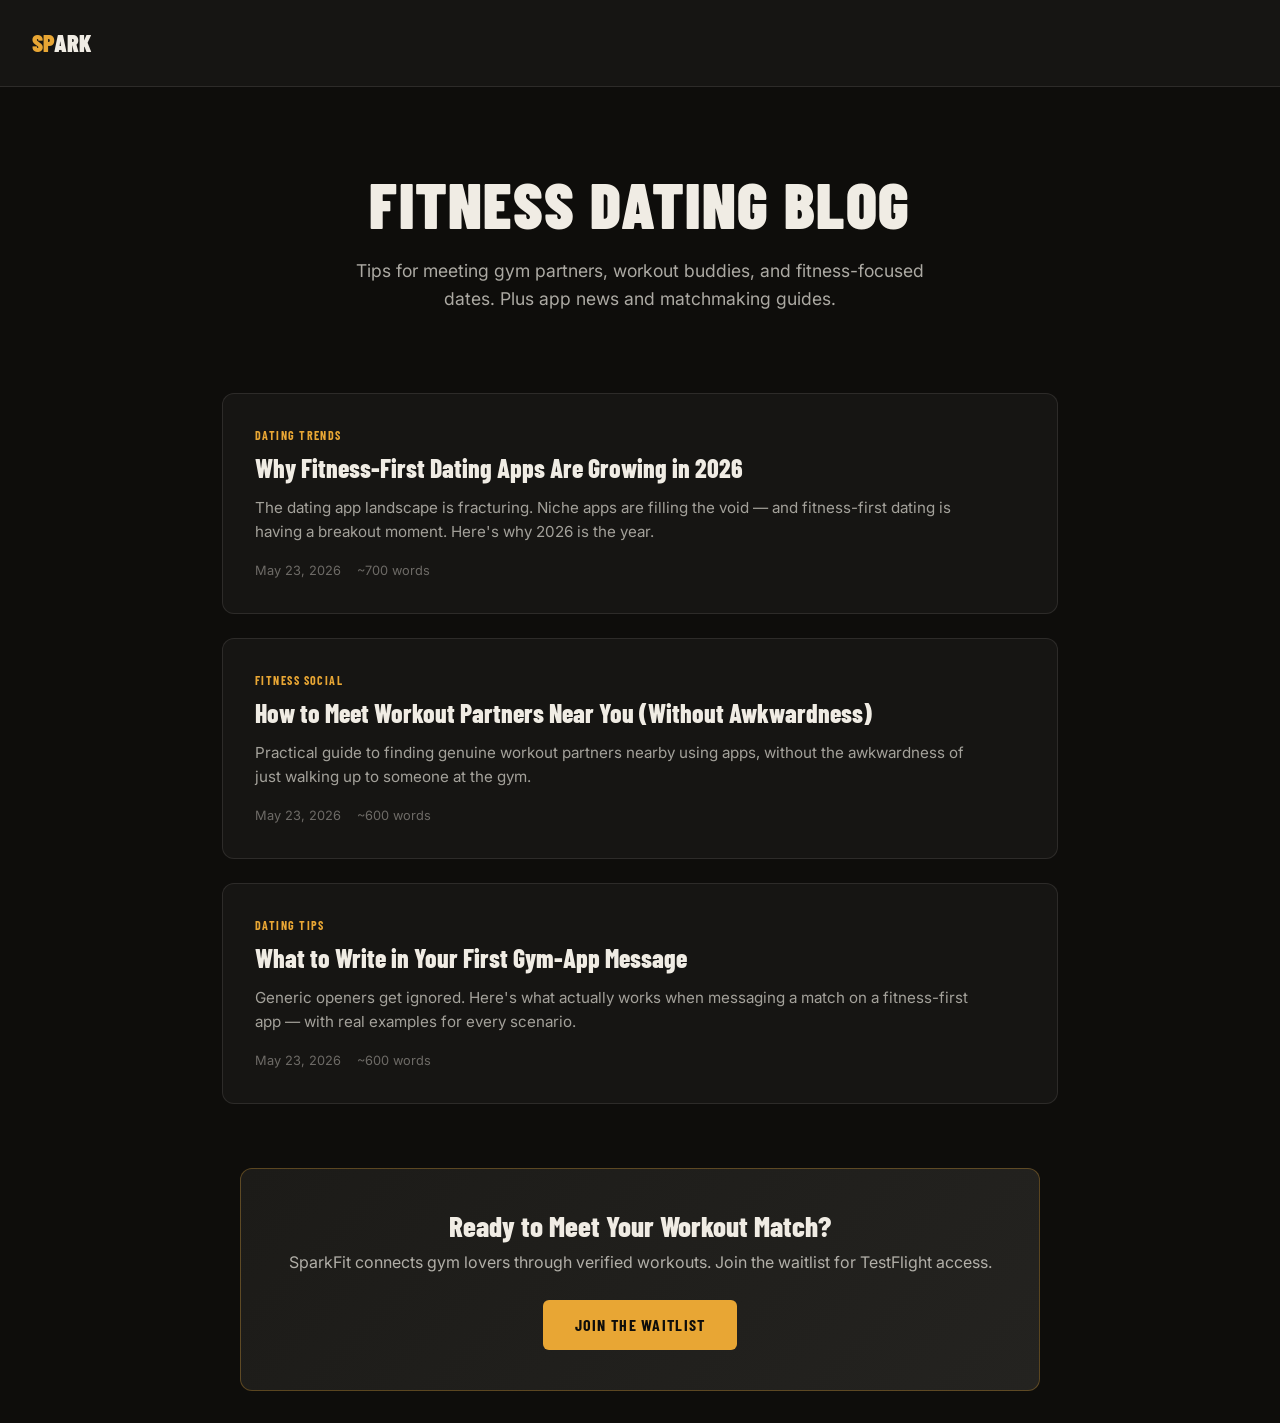
<file: blog/index.html>
<!DOCTYPE html>
<html lang="en">
<head>
  <meta charset="UTF-8">
  <meta name="viewport" content="width=device-width, initial-scale=1.0">
  <title>SparkFit Blog — Fitness Dating Tips & App News</title>
  <meta name="description" content="Fitness dating tips, workout partner guides, safety advice, and SparkFit app news for gym lovers.">
  <meta name="robots" content="index, follow">
  <meta property="og:site_name" content="SparkFit">
  <meta property="og:title" content="SparkFit Blog — Fitness Dating Tips & App News">
  <meta property="og:description" content="Fitness dating tips, workout partner guides, safety advice, and SparkFit app news for gym lovers.">
  <meta property="og:type" content="website">
  <meta property="og:url" content="https://sparkfit.app/blog/">
  <meta property="og:image" content="https://sparkfit.app/og-image.png">
  <meta property="og:image:width" content="1200">
  <meta property="og:image:height" content="630">
  <meta name="twitter:card" content="summary_large_image">
  <meta name="twitter:title" content="SparkFit Blog">
  <meta name="twitter:description" content="Fitness dating tips, workout partner guides, and app news.">
  <link rel="canonical" href="https://sparkfit.app/blog/">
  <link rel="icon" type="image/svg+xml" href="/favicon.svg">
  <link rel="stylesheet" href="/style.css">
  <style>
    body { background: #0e0d0b; color: #f0ece4; font-family: 'Inter', sans-serif; margin: 0; }
    .blog-header { background: #161513; border-bottom: 1px solid rgba(240,236,228,0.1); padding: 1.5rem 2rem; display: flex; align-items: center; justify-content: space-between; }
    .blog-header .logo { font-family: 'Barlow Condensed', sans-serif; font-weight: 900; font-size: 1.5rem; color: #e8a634; text-decoration: none; }
    .blog-header .logo span { color: #f0ece4; }
    .blog-hero { text-align: center; padding: 5rem 2rem 3rem; max-width: 800px; margin: 0 auto; }
    .blog-hero h1 { font-family: 'Barlow Condensed', sans-serif; font-size: clamp(2.5rem, 5vw, 4rem); font-weight: 900; color: #f0ece4; margin-bottom: 1rem; text-transform: uppercase; letter-spacing: 0.02em; }
    .blog-hero p { color: rgba(240,236,228,0.7); font-size: 1.1rem; max-width: 600px; margin: 0 auto; }
    .blog-grid { max-width: 900px; margin: 0 auto; padding: 2rem; display: grid; gap: 1.5rem; }
    .post-card { background: #161513; border: 1px solid rgba(240,236,228,0.1); border-radius: 12px; padding: 2rem; transition: border-color 0.2s, transform 0.2s; }
    .post-card:hover { border-color: #e8a634; transform: translateY(-2px); }
    .post-card a { text-decoration: none; color: inherit; display: block; }
    .post-card .category { font-family: 'Barlow Condensed', sans-serif; font-size: 0.75rem; font-weight: 700; text-transform: uppercase; letter-spacing: 0.12em; color: #e8a634; margin-bottom: 0.5rem; }
    .post-card h2 { font-family: 'Barlow Condensed', sans-serif; font-size: 1.6rem; font-weight: 800; color: #f0ece4; margin-bottom: 0.75rem; line-height: 1.2; }
    .post-card .excerpt { color: rgba(240,236,228,0.65); font-size: 0.95rem; line-height: 1.6; margin-bottom: 1rem; }
    .post-card .meta { display: flex; gap: 1rem; font-size: 0.8rem; color: rgba(240,236,228,0.4); }
    .post-card .meta span { display: flex; align-items: center; gap: 0.3rem; }
    .cta-banner { background: linear-gradient(135deg, #1c1b18 0%, #242320 100%); border: 1px solid rgba(232,166,52,0.3); border-radius: 12px; padding: 2.5rem; text-align: center; margin: 2rem auto; max-width: 800px; }
    .cta-banner h3 { font-family: 'Barlow Condensed', sans-serif; font-size: 1.8rem; font-weight: 800; color: #f0ece4; margin-bottom: 0.5rem; }
    .cta-banner p { color: rgba(240,236,228,0.7); margin-bottom: 1.5rem; }
    .cta-banner .btn { display: inline-block; background: #e8a634; color: #0e0d0b; font-family: 'Barlow Condensed', sans-serif; font-weight: 700; font-size: 1rem; text-transform: uppercase; letter-spacing: 0.08em; padding: 0.75rem 2rem; border-radius: 6px; text-decoration: none; }
    .cta-banner .btn:hover { background: #f0b440; }
  </style>
</head>
<body>
  <header class="blog-header">
    <a href="https://sparkfit.app" class="logo">SP<span>ARK</span></a>
  </header>

  <section class="blog-hero">
    <h1>Fitness Dating Blog</h1>
    <p>Tips for meeting gym partners, workout buddies, and fitness-focused dates. Plus app news and matchmaking guides.</p>
  </section>

  <main class="blog-grid">
    <article class="post-card">
      <a href="/blog/why-fitness-first-dating-apps-are-growing-in-2026.html">
        <div class="category">Dating Trends</div>
        <h2>Why Fitness-First Dating Apps Are Growing in 2026</h2>
        <p class="excerpt">The dating app landscape is fracturing. Niche apps are filling the void — and fitness-first dating is having a breakout moment. Here's why 2026 is the year.</p>
        <div class="meta"><span>May 23, 2026</span><span>~700 words</span></div>
      </a>
    </article>

    <article class="post-card">
      <a href="/blog/how-to-meet-workout-partners-near-you.html">
        <div class="category">Fitness Social</div>
        <h2>How to Meet Workout Partners Near You (Without Awkwardness)</h2>
        <p class="excerpt">Practical guide to finding genuine workout partners nearby using apps, without the awkwardness of just walking up to someone at the gym.</p>
        <div class="meta"><span>May 23, 2026</span><span>~600 words</span></div>
      </a>
    </article>

    <article class="post-card">
      <a href="/blog/what-to-write-in-your-first-gym-app-message.html">
        <div class="category">Dating Tips</div>
        <h2>What to Write in Your First Gym-App Message</h2>
        <p class="excerpt">Generic openers get ignored. Here's what actually works when messaging a match on a fitness-first app — with real examples for every scenario.</p>
        <div class="meta"><span>May 23, 2026</span><span>~600 words</span></div>
      </a>
    </article>
  </main>

  <div class="cta-banner" style="margin: 2rem auto; max-width: 800px; text-align: center;">
    <h3>Ready to Meet Your Workout Match?</h3>
    <p>SparkFit connects gym lovers through verified workouts. Join the waitlist for TestFlight access.</p>
    <a href="https://sparkfit.app" class="btn">Join the Waitlist</a>
  </div>
</body>
</html>
</file>
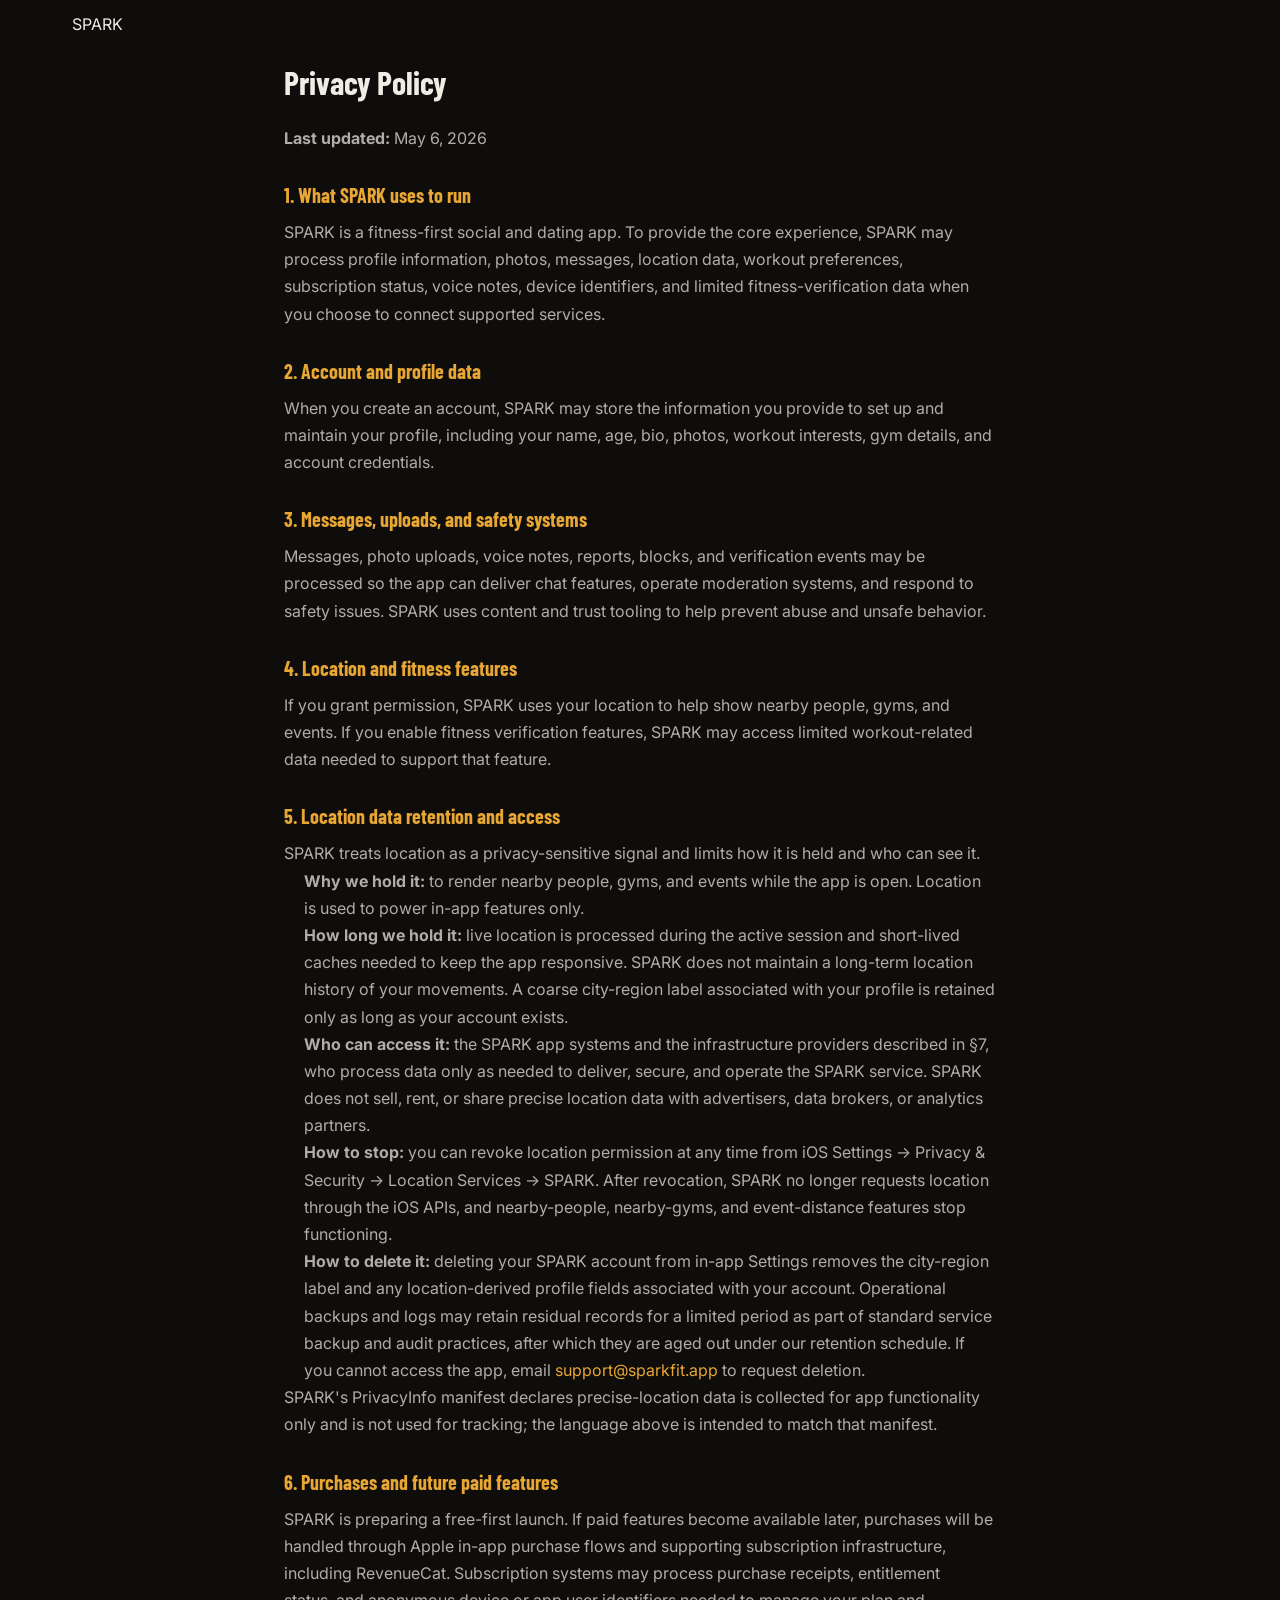
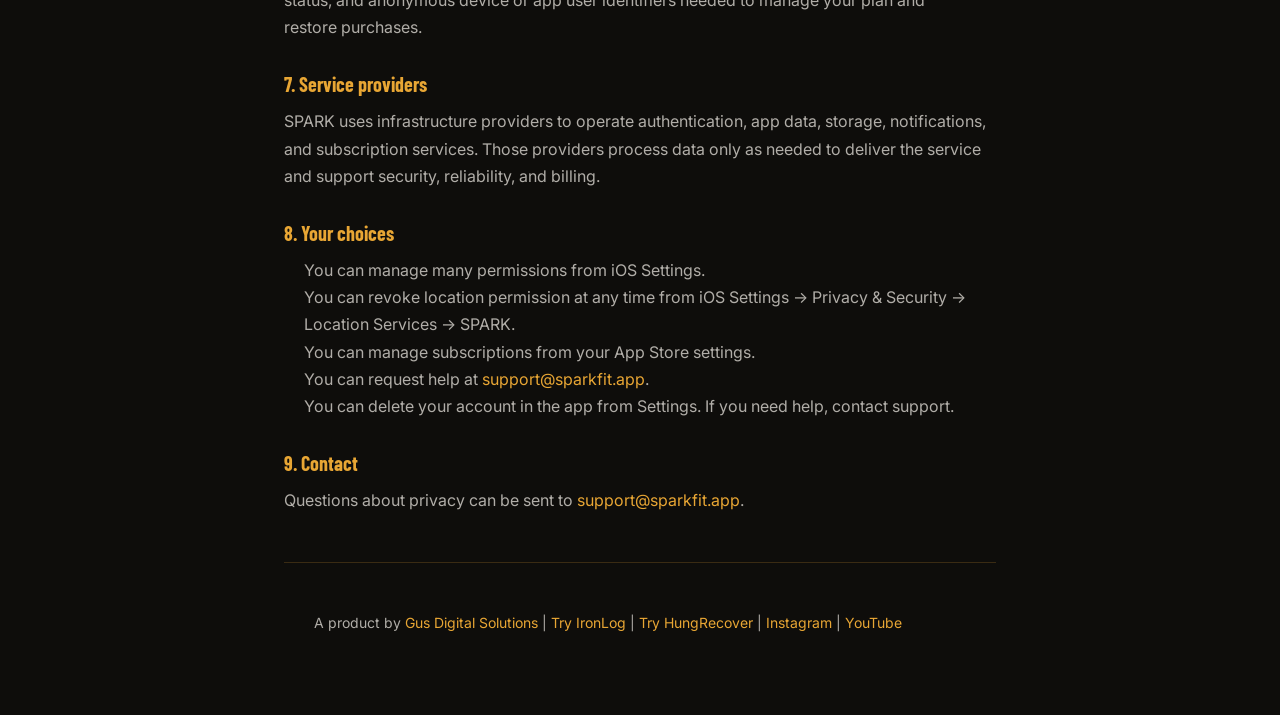
<file: privacy/index.html>
<!DOCTYPE html>
<html lang="en">
<head>
  <link rel="icon" href="data:image/svg+xml,<svg xmlns='http://www.w3.org/2000/svg' viewBox='0 0 32 32'><rect width='32' height='32' rx='6' fill='%230e0d0b'/><text x='4' y='24' font-size='22' font-family='sans-serif' font-weight='900' fill='%23e8a634'>S</text></svg>">
  <meta charset="UTF-8">
  <meta name="viewport" content="width=device-width, initial-scale=1.0">
  <title>Privacy Policy - SPARK</title>
  <meta name="description" content="SPARK privacy policy and data handling details.">
  <meta name="robots" content="index, follow">
  <meta name="author" content="Gus Digital Solutions">
  <meta name="theme-color" content="#e8a634">
  <link rel="canonical" href="https://sparkfit.app/privacy/">
  <link rel="manifest" href="/manifest.json">
  <link rel="apple-touch-icon" href="data:image/svg+xml,<svg xmlns='http://www.w3.org/2000/svg' viewBox='0 0 512 512'><rect width='512' height='512' rx='96' fill='%230e0d0b'/><text x='50%25' y='54%25' dominant-baseline='middle' text-anchor='middle' font-size='320' font-family='sans-serif' font-weight='900' fill='%23e8a634'>S</text></svg>">
  <link rel="stylesheet" href="../style.css">
  <style>
    .legal { max-width: 760px; margin: 0 auto; padding: 4rem 1.5rem 5rem; }
    .legal h1 { margin-bottom: 1.5rem; }
    .legal h2 { margin: 2rem 0 0.75rem; font-size: 1.25rem; color: var(--gold); }
    .legal p, .legal li { color: var(--text-secondary); line-height: 1.7; }
    .legal ul { padding-left: 1.25rem; }
    .legal a { color: var(--gold); }
  </style>
</head>
<body>
  <nav class="nav" aria-label="Main navigation">
    <div class="container nav__inner">
      <a href="/" class="nav__logo" aria-label="SPARK Home">SPARK</a>
    </div>
  </nav>

  <main class="legal">
    <h1>Privacy Policy</h1>
    <p><strong>Last updated:</strong> May 6, 2026</p>

    <h2>1. What SPARK uses to run</h2>
    <p>SPARK is a fitness-first social and dating app. To provide the core experience, SPARK may process profile information, photos, messages, location data, workout preferences, subscription status, voice notes, device identifiers, and limited fitness-verification data when you choose to connect supported services.</p>

    <h2>2. Account and profile data</h2>
    <p>When you create an account, SPARK may store the information you provide to set up and maintain your profile, including your name, age, bio, photos, workout interests, gym details, and account credentials.</p>

    <h2>3. Messages, uploads, and safety systems</h2>
    <p>Messages, photo uploads, voice notes, reports, blocks, and verification events may be processed so the app can deliver chat features, operate moderation systems, and respond to safety issues. SPARK uses content and trust tooling to help prevent abuse and unsafe behavior.</p>

    <h2>4. Location and fitness features</h2>
    <p>If you grant permission, SPARK uses your location to help show nearby people, gyms, and events. If you enable fitness verification features, SPARK may access limited workout-related data needed to support that feature.</p>

    <h2>5. Location data retention and access</h2>
    <p>SPARK treats location as a privacy-sensitive signal and limits how it is held and who can see it.</p>
    <ul>
      <li><strong>Why we hold it:</strong> to render nearby people, gyms, and events while the app is open. Location is used to power in-app features only.</li>
      <li><strong>How long we hold it:</strong> live location is processed during the active session and short-lived caches needed to keep the app responsive. SPARK does not maintain a long-term location history of your movements. A coarse city-region label associated with your profile is retained only as long as your account exists.</li>
      <li><strong>Who can access it:</strong> the SPARK app systems and the infrastructure providers described in §7, who process data only as needed to deliver, secure, and operate the SPARK service. SPARK does not sell, rent, or share precise location data with advertisers, data brokers, or analytics partners.</li>
      <li><strong>How to stop:</strong> you can revoke location permission at any time from iOS Settings &rarr; Privacy &amp; Security &rarr; Location Services &rarr; SPARK. After revocation, SPARK no longer requests location through the iOS APIs, and nearby-people, nearby-gyms, and event-distance features stop functioning.</li>
      <li><strong>How to delete it:</strong> deleting your SPARK account from in-app Settings removes the city-region label and any location-derived profile fields associated with your account. Operational backups and logs may retain residual records for a limited period as part of standard service backup and audit practices, after which they are aged out under our retention schedule. If you cannot access the app, email <a href="mailto:support@sparkfit.app">support@sparkfit.app</a> to request deletion.</li>
    </ul>
    <p>SPARK's PrivacyInfo manifest declares precise-location data is collected for app functionality only and is not used for tracking; the language above is intended to match that manifest.</p>

    <h2>6. Purchases and future paid features</h2>
    <p>SPARK is preparing a free-first launch. If paid features become available later, purchases will be handled through Apple in-app purchase flows and supporting subscription infrastructure, including RevenueCat. Subscription systems may process purchase receipts, entitlement status, and anonymous device or app user identifiers needed to manage your plan and restore purchases.</p>

    <h2>7. Service providers</h2>
    <p>SPARK uses infrastructure providers to operate authentication, app data, storage, notifications, and subscription services. Those providers process data only as needed to deliver the service and support security, reliability, and billing.</p>

    <h2>8. Your choices</h2>
    <ul>
      <li>You can manage many permissions from iOS Settings.</li>
      <li>You can revoke location permission at any time from iOS Settings &rarr; Privacy &amp; Security &rarr; Location Services &rarr; SPARK.</li>
      <li>You can manage subscriptions from your App Store settings.</li>
      <li>You can request help at <a href="mailto:support@sparkfit.app">support@sparkfit.app</a>.</li>
      <li>You can delete your account in the app from Settings. If you need help, contact support.</li>
    </ul>

    <h2>9. Contact</h2>
    <p>Questions about privacy can be sent to <a href="mailto:support@sparkfit.app">support@sparkfit.app</a>.</p>

    <hr style="margin: 3rem 0; border: none; border-top: 1px solid rgba(232,166,52,.2);">
    <p style="text-align: center; color: var(--text-secondary, #888); font-size: 0.875rem;">
      A product by <a href="https://gusdigitalsolutions.com" target="_blank" rel="noopener" style="color: var(--gold, #e8a634);">Gus Digital Solutions</a> |
      <a href="https://ironlog.co/" target="_blank" rel="noopener" style="color: var(--gold, #e8a634);">Try IronLog</a> |
      <a href="https://hungrecover.com/" target="_blank" rel="noopener" style="color: var(--gold, #e8a634);">Try HungRecover</a> |
      <a href="https://instagram.com/gustavopsu" target="_blank" rel="noopener" style="color: var(--gold, #e8a634);">Instagram</a> |
      <a href="https://youtube.com/@GusDigitalSolutions" target="_blank" rel="noopener" style="color: var(--gold, #e8a634);">YouTube</a>
    </p>
  </main>
</body>
</html>
</file>
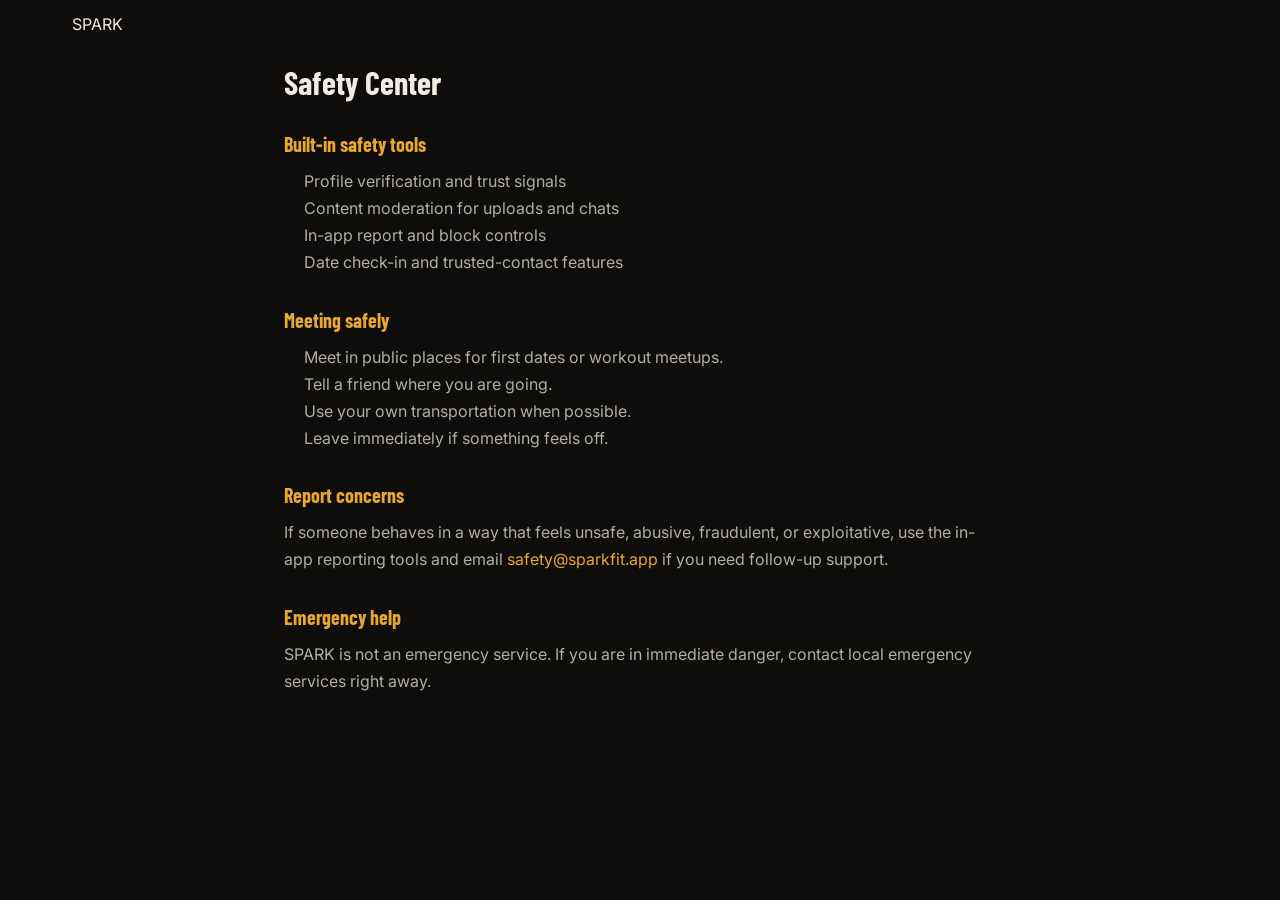
<file: safety/index.html>
<!DOCTYPE html>
<html lang="en">
<head>
  <link rel="icon" href="data:image/svg+xml,<svg xmlns='http://www.w3.org/2000/svg' viewBox='0 0 32 32'><rect width='32' height='32' rx='6' fill='%230e0d0b'/><text x='4' y='24' font-size='22' font-family='sans-serif' font-weight='900' fill='%23e8a634'>S</text></svg>">
  <meta charset="UTF-8">
  <meta name="viewport" content="width=device-width, initial-scale=1.0">
  <title>Safety Center - SPARK</title>
  <meta name="description" content="SPARK safety tools and reporting guidance.">
  <meta name="robots" content="index, follow">
  <meta name="author" content="Gus Digital Solutions">
  <meta name="theme-color" content="#e8a634">
  <link rel="canonical" href="https://sparkfit.app/safety/">
  <link rel="manifest" href="/manifest.json">
  <link rel="apple-touch-icon" href="data:image/svg+xml,<svg xmlns='http://www.w3.org/2000/svg' viewBox='0 0 512 512'><rect width='512' height='512' rx='96' fill='%230e0d0b'/><text x='50%25' y='54%25' dominant-baseline='middle' text-anchor='middle' font-size='320' font-family='sans-serif' font-weight='900' fill='%23e8a634'>S</text></svg>">
  <link rel="stylesheet" href="../style.css">
  <style>
    .legal { max-width: 760px; margin: 0 auto; padding: 4rem 1.5rem 5rem; }
    .legal h1 { margin-bottom: 1.5rem; }
    .legal h2 { margin: 2rem 0 0.75rem; font-size: 1.25rem; color: var(--gold); }
    .legal p, .legal li { color: var(--text-secondary); line-height: 1.7; }
    .legal ul { padding-left: 1.25rem; }
    .legal a { color: var(--gold); }
  </style>
</head>
<body>
  <nav class="nav" aria-label="Main navigation">
    <div class="container nav__inner">
      <a href="/" class="nav__logo" aria-label="SPARK Home">SPARK</a>
    </div>
  </nav>

  <main class="legal">
    <h1>Safety Center</h1>

    <h2>Built-in safety tools</h2>
    <ul>
      <li>Profile verification and trust signals</li>
      <li>Content moderation for uploads and chats</li>
      <li>In-app report and block controls</li>
      <li>Date check-in and trusted-contact features</li>
    </ul>

    <h2>Meeting safely</h2>
    <ul>
      <li>Meet in public places for first dates or workout meetups.</li>
      <li>Tell a friend where you are going.</li>
      <li>Use your own transportation when possible.</li>
      <li>Leave immediately if something feels off.</li>
    </ul>

    <h2>Report concerns</h2>
    <p>If someone behaves in a way that feels unsafe, abusive, fraudulent, or exploitative, use the in-app reporting tools and email <a href="mailto:safety@sparkfit.app">safety@sparkfit.app</a> if you need follow-up support.</p>

    <h2>Emergency help</h2>
    <p>SPARK is not an emergency service. If you are in immediate danger, contact local emergency services right away.</p>
  </main>
</body>
</html>
</file>
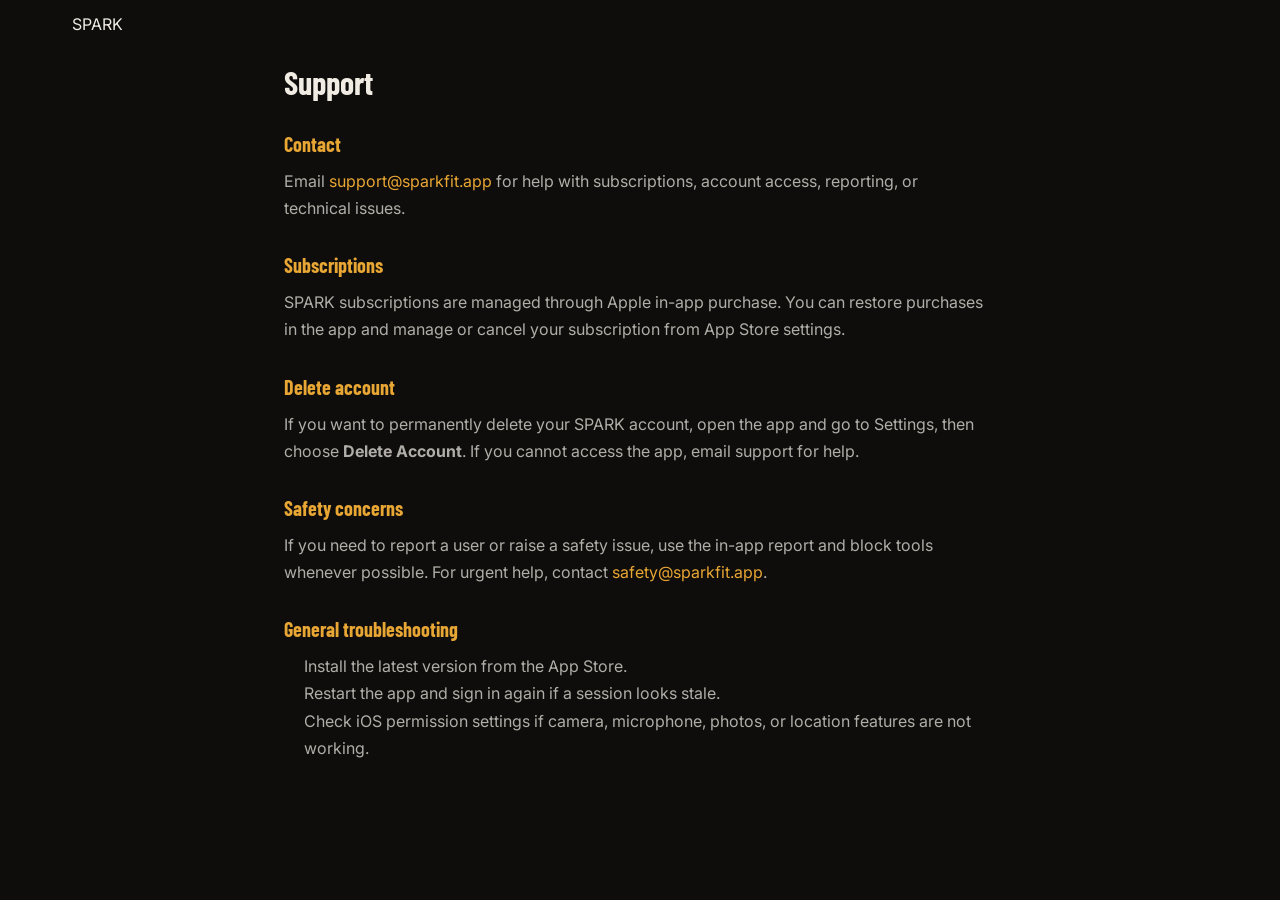
<file: support/index.html>
<!DOCTYPE html>
<html lang="en">
<head>
  <link rel="icon" href="data:image/svg+xml,<svg xmlns='http://www.w3.org/2000/svg' viewBox='0 0 32 32'><rect width='32' height='32' rx='6' fill='%230e0d0b'/><text x='4' y='24' font-size='22' font-family='sans-serif' font-weight='900' fill='%23e8a634'>S</text></svg>">
  <meta charset="UTF-8">
  <meta name="viewport" content="width=device-width, initial-scale=1.0">
  <title>Support - SPARK</title>
  <meta name="description" content="SPARK support, troubleshooting, and account help.">
  <meta name="robots" content="index, follow">
  <meta name="author" content="Gus Digital Solutions">
  <meta name="theme-color" content="#e8a634">
  <link rel="canonical" href="https://sparkfit.app/support/">
  <link rel="manifest" href="/manifest.json">
  <link rel="apple-touch-icon" href="data:image/svg+xml,<svg xmlns='http://www.w3.org/2000/svg' viewBox='0 0 512 512'><rect width='512' height='512' rx='96' fill='%230e0d0b'/><text x='50%25' y='54%25' dominant-baseline='middle' text-anchor='middle' font-size='320' font-family='sans-serif' font-weight='900' fill='%23e8a634'>S</text></svg>">
  <link rel="stylesheet" href="../style.css">
  <style>
    .legal { max-width: 760px; margin: 0 auto; padding: 4rem 1.5rem 5rem; }
    .legal h1 { margin-bottom: 1.5rem; }
    .legal h2 { margin: 2rem 0 0.75rem; font-size: 1.25rem; color: var(--gold); }
    .legal p, .legal li { color: var(--text-secondary); line-height: 1.7; }
    .legal ul { padding-left: 1.25rem; }
    .legal a { color: var(--gold); }
  </style>
</head>
<body>
  <nav class="nav" aria-label="Main navigation">
    <div class="container nav__inner">
      <a href="/" class="nav__logo" aria-label="SPARK Home">SPARK</a>
    </div>
  </nav>

  <main class="legal">
    <h1>Support</h1>

    <h2>Contact</h2>
    <p>Email <a href="mailto:support@sparkfit.app">support@sparkfit.app</a> for help with subscriptions, account access, reporting, or technical issues.</p>

    <h2>Subscriptions</h2>
    <p>SPARK subscriptions are managed through Apple in-app purchase. You can restore purchases in the app and manage or cancel your subscription from App Store settings.</p>

    <h2>Delete account</h2>
    <p>If you want to permanently delete your SPARK account, open the app and go to Settings, then choose <strong>Delete Account</strong>. If you cannot access the app, email support for help.</p>

    <h2>Safety concerns</h2>
    <p>If you need to report a user or raise a safety issue, use the in-app report and block tools whenever possible. For urgent help, contact <a href="mailto:safety@sparkfit.app">safety@sparkfit.app</a>.</p>

    <h2>General troubleshooting</h2>
    <ul>
      <li>Install the latest version from the App Store.</li>
      <li>Restart the app and sign in again if a session looks stale.</li>
      <li>Check iOS permission settings if camera, microphone, photos, or location features are not working.</li>
    </ul>
  </main>
</body>
</html>
</file>
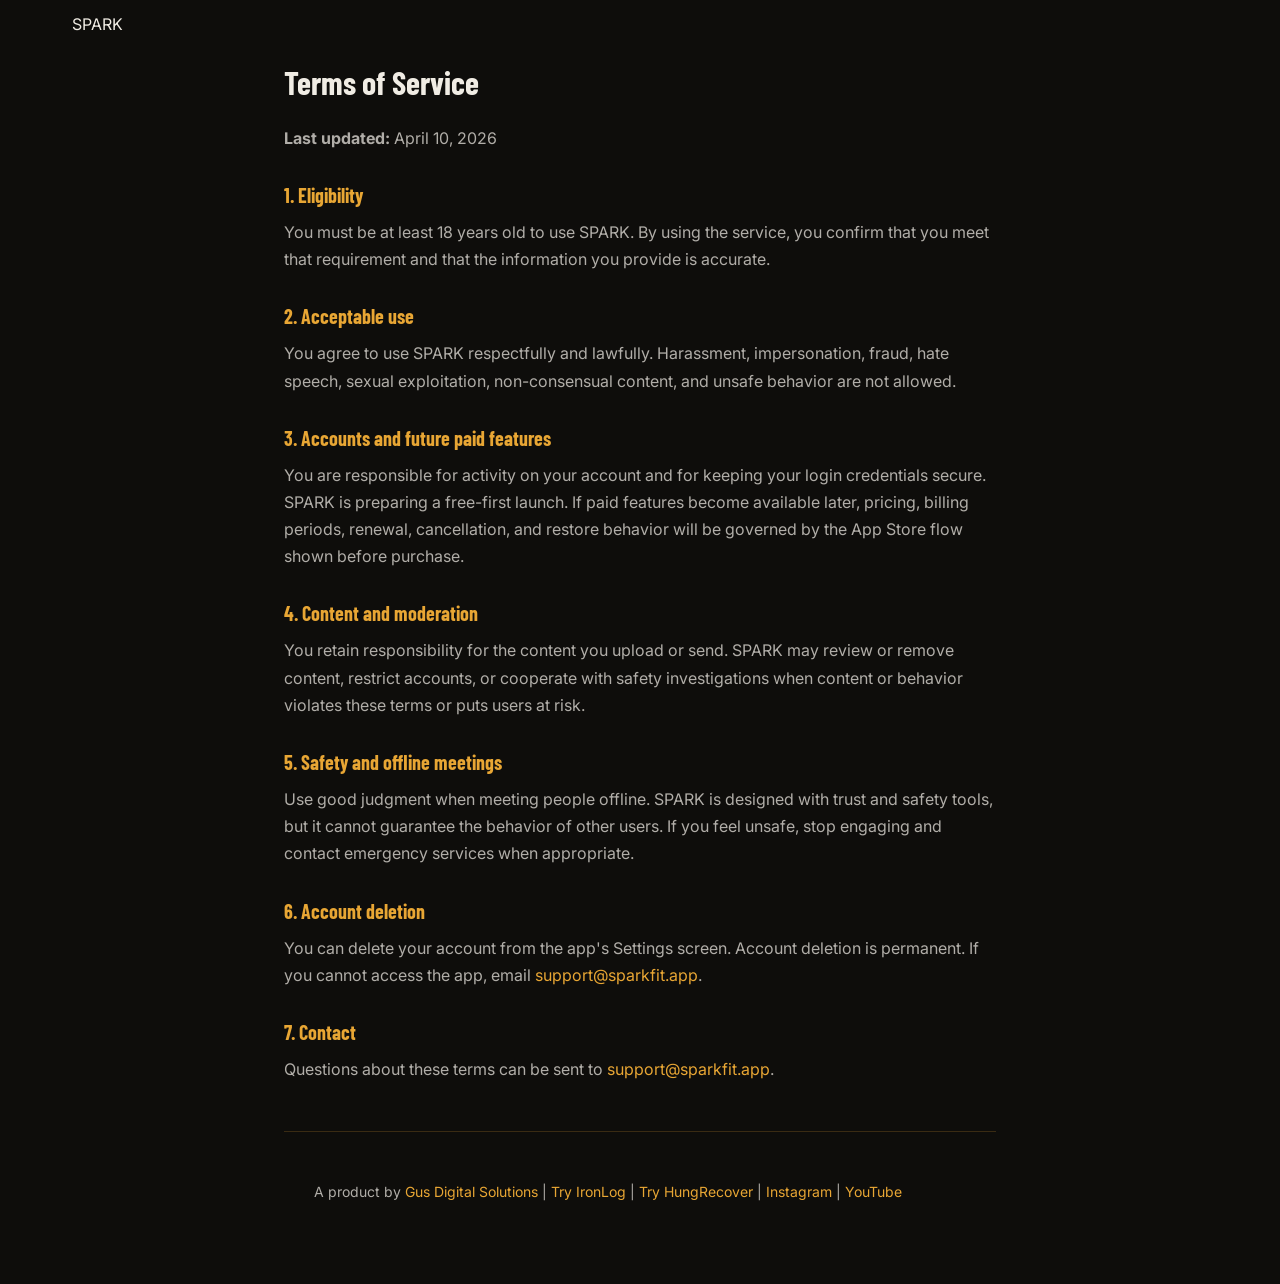
<file: terms/index.html>
<!DOCTYPE html>
<html lang="en">
<head>
  <link rel="icon" href="data:image/svg+xml,<svg xmlns='http://www.w3.org/2000/svg' viewBox='0 0 32 32'><rect width='32' height='32' rx='6' fill='%230e0d0b'/><text x='4' y='24' font-size='22' font-family='sans-serif' font-weight='900' fill='%23e8a634'>S</text></svg>">
  <meta charset="UTF-8">
  <meta name="viewport" content="width=device-width, initial-scale=1.0">
  <title>Terms of Service - SPARK</title>
  <meta name="description" content="SPARK terms of service.">
  <meta name="robots" content="index, follow">
  <meta name="author" content="Gus Digital Solutions">
  <meta name="theme-color" content="#e8a634">
  <link rel="canonical" href="https://sparkfit.app/terms/">
  <link rel="manifest" href="/manifest.json">
  <link rel="apple-touch-icon" href="data:image/svg+xml,<svg xmlns='http://www.w3.org/2000/svg' viewBox='0 0 512 512'><rect width='512' height='512' rx='96' fill='%230e0d0b'/><text x='50%25' y='54%25' dominant-baseline='middle' text-anchor='middle' font-size='320' font-family='sans-serif' font-weight='900' fill='%23e8a634'>S</text></svg>">
  <link rel="stylesheet" href="../style.css">
  <style>
    .legal { max-width: 760px; margin: 0 auto; padding: 4rem 1.5rem 5rem; }
    .legal h1 { margin-bottom: 1.5rem; }
    .legal h2 { margin: 2rem 0 0.75rem; font-size: 1.25rem; color: var(--gold); }
    .legal p, .legal li { color: var(--text-secondary); line-height: 1.7; }
    .legal ul { padding-left: 1.25rem; }
    .legal a { color: var(--gold); }
  </style>
</head>
<body>
  <nav class="nav" aria-label="Main navigation">
    <div class="container nav__inner">
      <a href="/" class="nav__logo" aria-label="SPARK Home">SPARK</a>
    </div>
  </nav>

  <main class="legal">
    <h1>Terms of Service</h1>
    <p><strong>Last updated:</strong> April 10, 2026</p>

    <h2>1. Eligibility</h2>
    <p>You must be at least 18 years old to use SPARK. By using the service, you confirm that you meet that requirement and that the information you provide is accurate.</p>

    <h2>2. Acceptable use</h2>
    <p>You agree to use SPARK respectfully and lawfully. Harassment, impersonation, fraud, hate speech, sexual exploitation, non-consensual content, and unsafe behavior are not allowed.</p>

    <h2>3. Accounts and future paid features</h2>
    <p>You are responsible for activity on your account and for keeping your login credentials secure. SPARK is preparing a free-first launch. If paid features become available later, pricing, billing periods, renewal, cancellation, and restore behavior will be governed by the App Store flow shown before purchase.</p>

    <h2>4. Content and moderation</h2>
    <p>You retain responsibility for the content you upload or send. SPARK may review or remove content, restrict accounts, or cooperate with safety investigations when content or behavior violates these terms or puts users at risk.</p>

    <h2>5. Safety and offline meetings</h2>
    <p>Use good judgment when meeting people offline. SPARK is designed with trust and safety tools, but it cannot guarantee the behavior of other users. If you feel unsafe, stop engaging and contact emergency services when appropriate.</p>

    <h2>6. Account deletion</h2>
    <p>You can delete your account from the app's Settings screen. Account deletion is permanent. If you cannot access the app, email <a href="mailto:support@sparkfit.app">support@sparkfit.app</a>.</p>

    <h2>7. Contact</h2>
    <p>Questions about these terms can be sent to <a href="mailto:support@sparkfit.app">support@sparkfit.app</a>.</p>

    <hr style="margin: 3rem 0; border: none; border-top: 1px solid rgba(232,166,52,.2);">
    <p style="text-align: center; color: var(--text-secondary, #888); font-size: 0.875rem;">
      A product by <a href="https://gusdigitalsolutions.com" target="_blank" rel="noopener" style="color: var(--gold, #e8a634);">Gus Digital Solutions</a> |
      <a href="https://ironlog.co/" target="_blank" rel="noopener" style="color: var(--gold, #e8a634);">Try IronLog</a> |
      <a href="https://hungrecover.com/" target="_blank" rel="noopener" style="color: var(--gold, #e8a634);">Try HungRecover</a> |
      <a href="https://instagram.com/gustavopsu" target="_blank" rel="noopener" style="color: var(--gold, #e8a634);">Instagram</a> |
      <a href="https://youtube.com/@GusDigitalSolutions" target="_blank" rel="noopener" style="color: var(--gold, #e8a634);">YouTube</a>
    </p>
  </main>
</body>
</html>
</file>
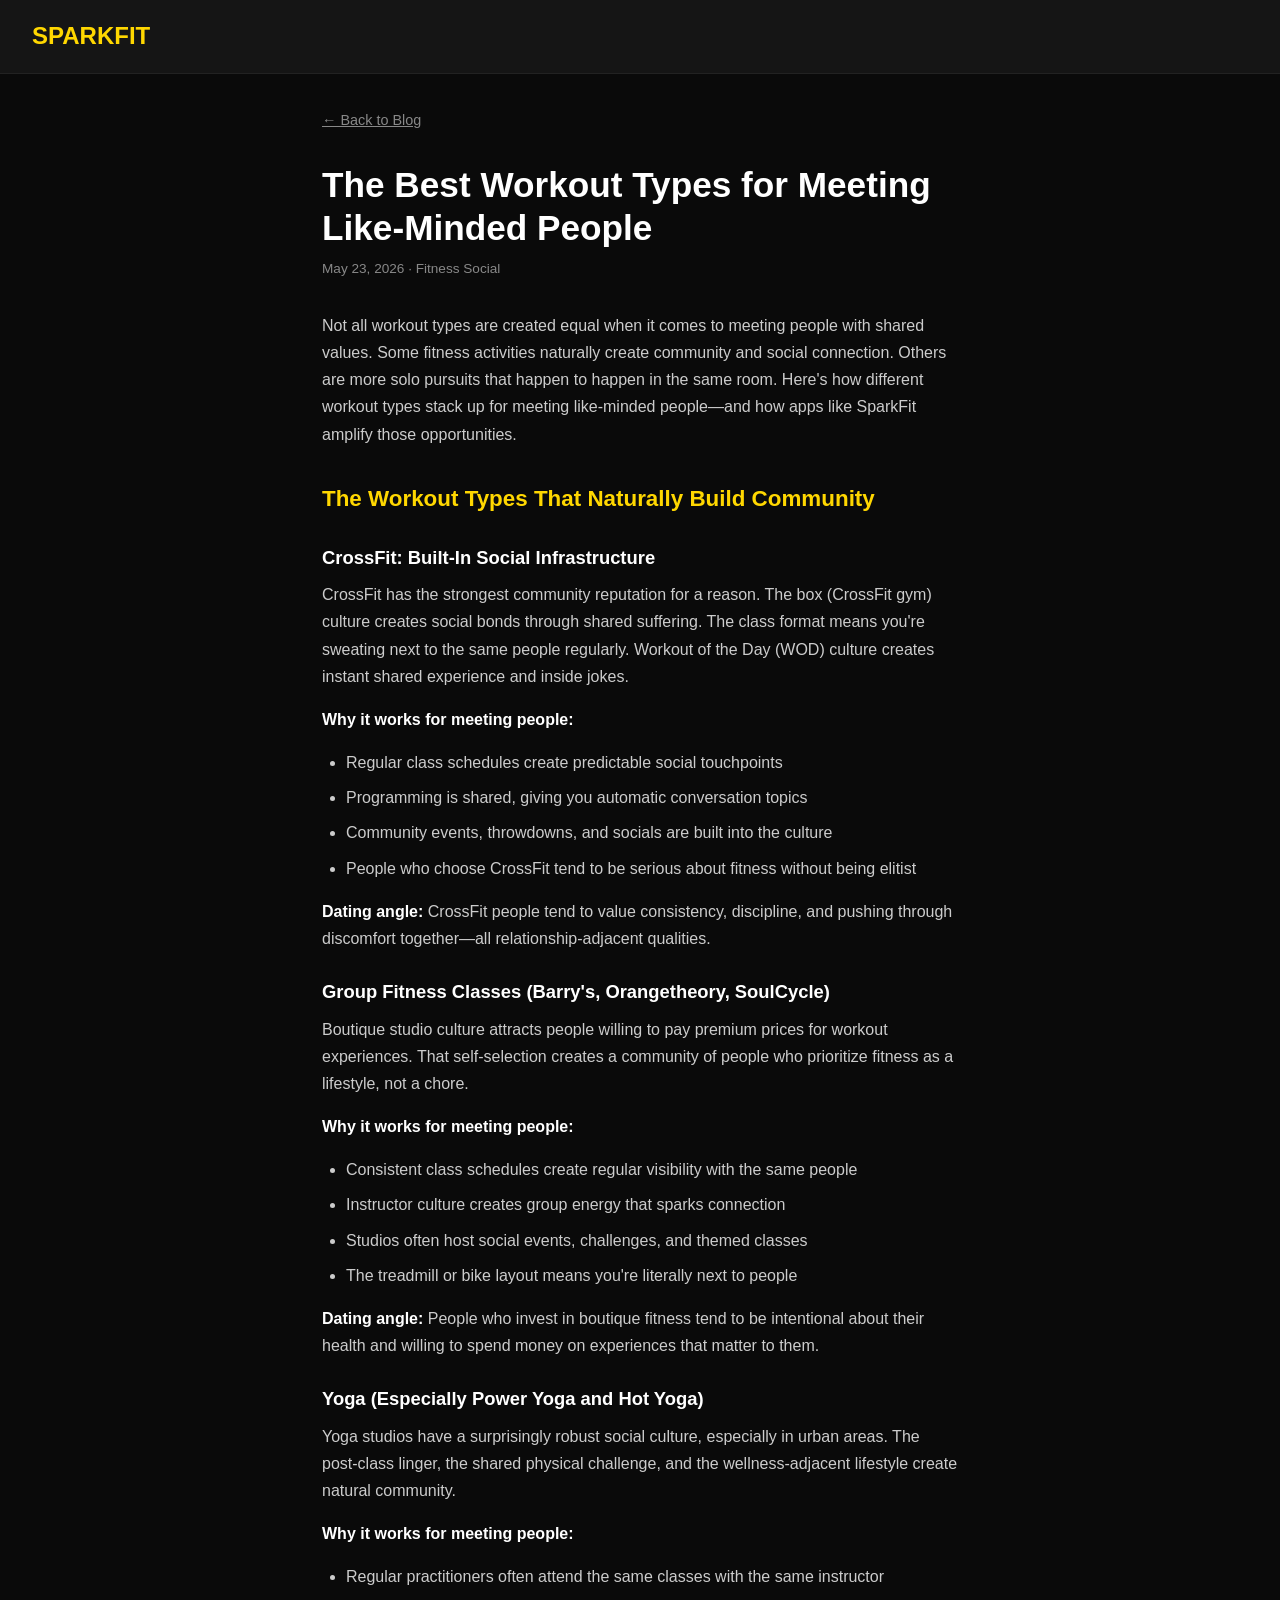
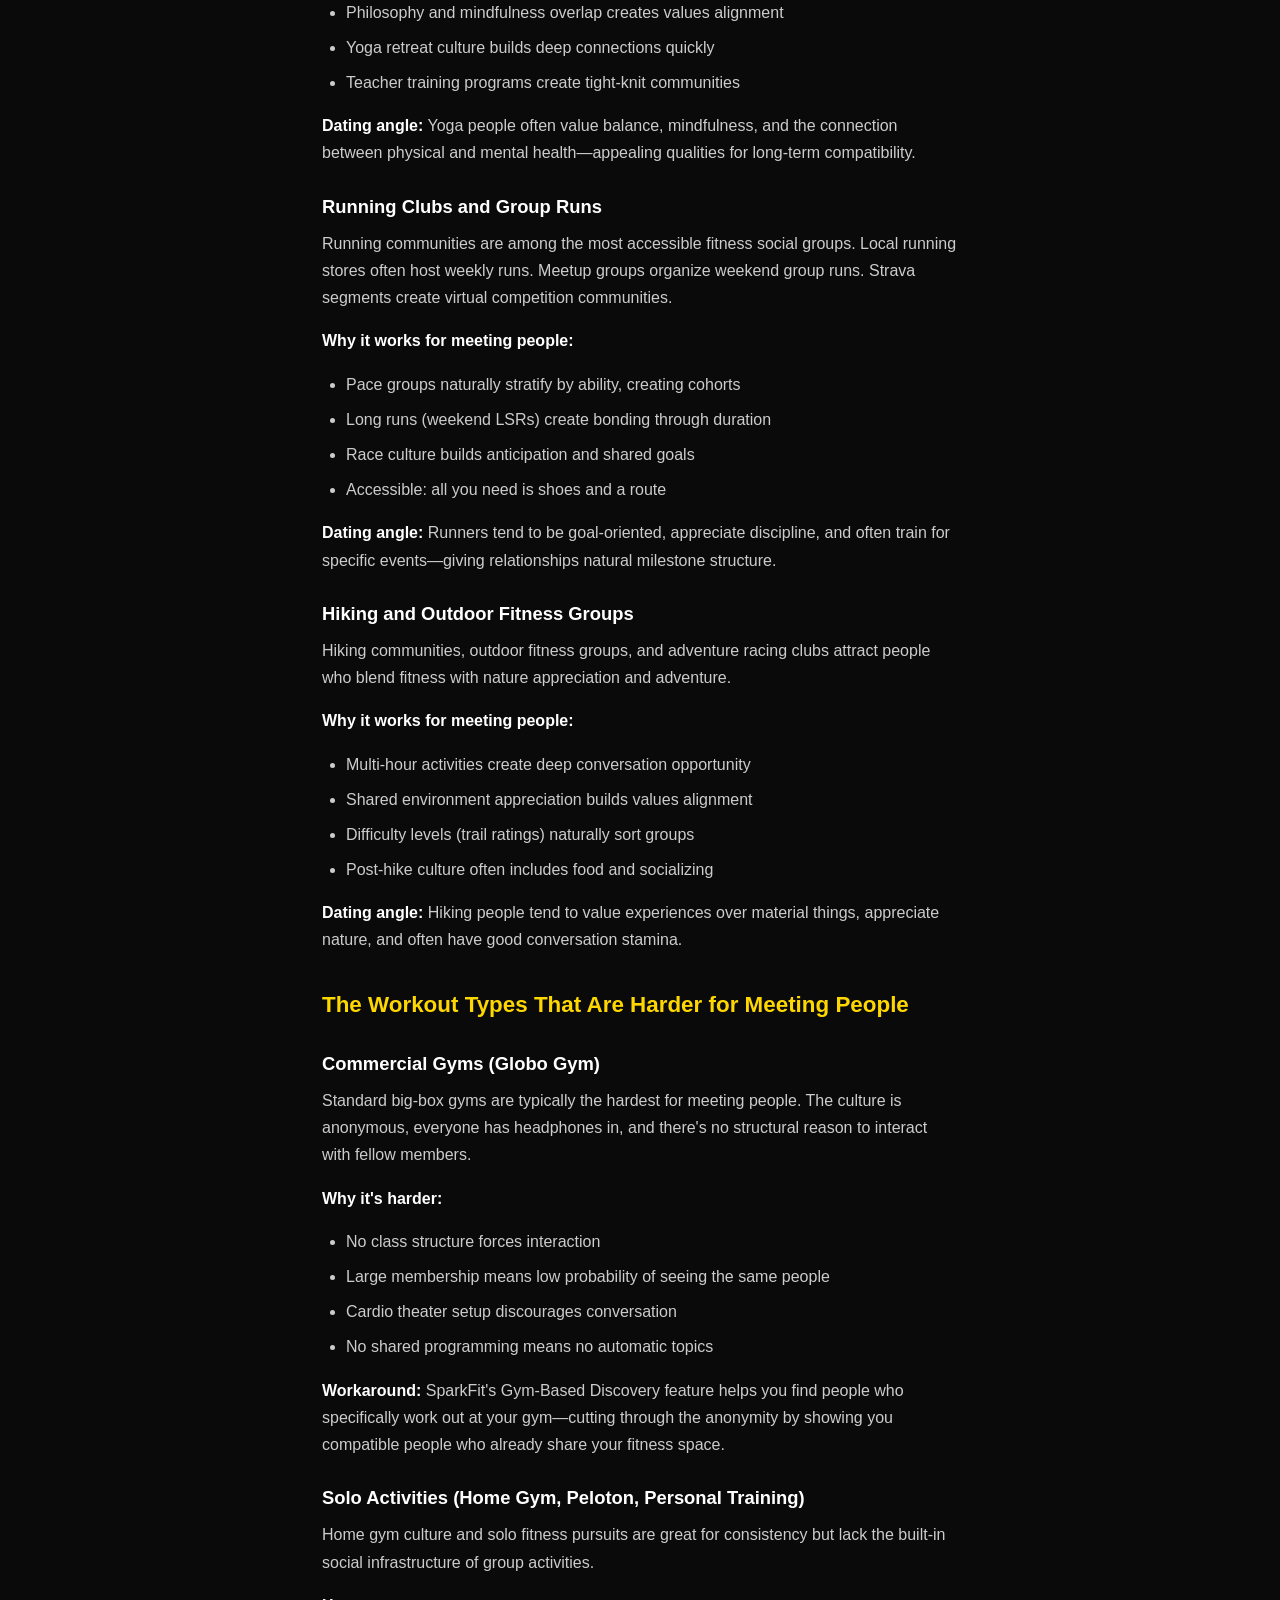
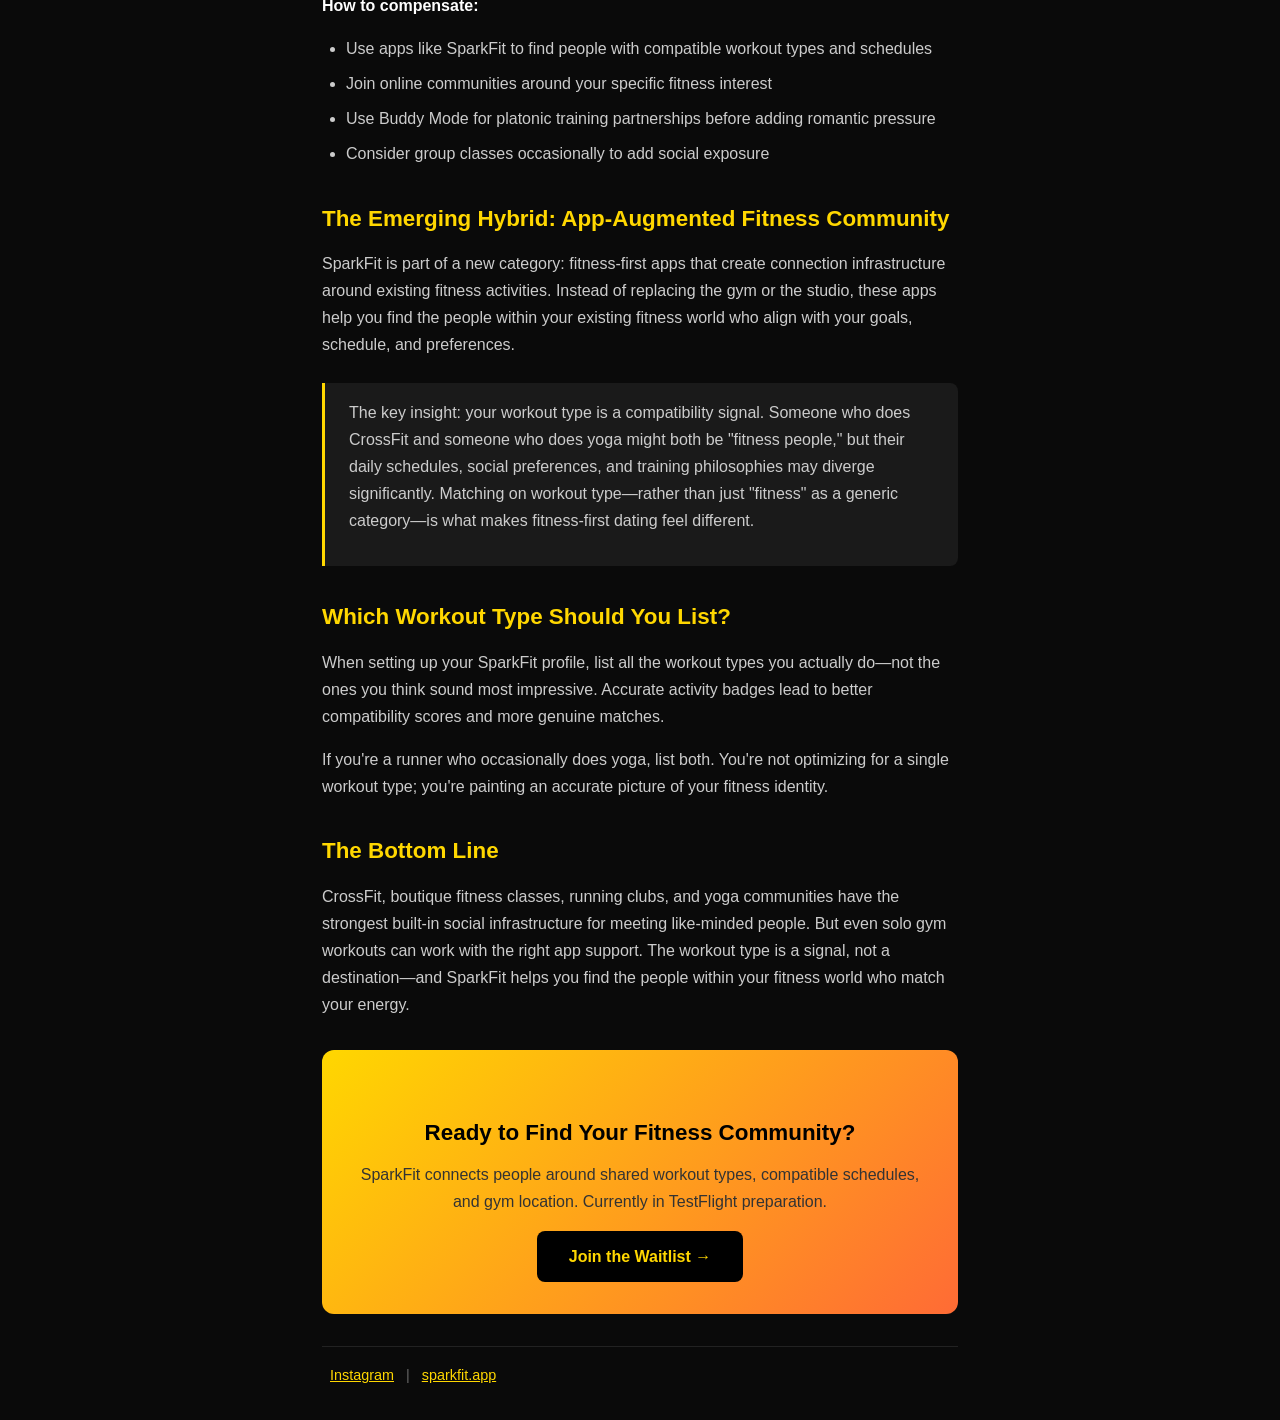
<file: blog/best-workout-types-for-meeting-like-minded-people.html>
<!DOCTYPE html>
<html lang="en">
<head>
  <meta charset="UTF-8">
  <meta name="viewport" content="width=device-width, initial-scale=1.0">
  <title>The Best Workout Types for Meeting Like-Minded People — SparkFit Blog</title>
  <meta name="description" content="Discover which fitness activities make it easiest to find compatible people—from CrossFit to yoga, gym to hiking. How SparkFit connects you around shared workout passions.">
  <meta property="og:title" content="Best Workout Types for Meeting Like-Minded People">
  <meta property="og:description" content="Which fitness activities create the best opportunities for meeting like-minded people? CrossFit, yoga, running clubs, and more.">
  <meta property="og:type" content="article">
  <meta property="og:url" content="https://sparkfit.app/blog/best-workout-types-for-meeting-like-minded-people/">
  <meta property="og:site_name" content="SparkFit">
  <meta name="twitter:card" content="summary">
  <link rel="canonical" href="https://sparkfit.app/blog/best-workout-types-for-meeting-like-minded-people/">
  <link rel="icon" type="image/svg+xml" href="/favicon.svg">
  <style>
    * { margin: 0; padding: 0; box-sizing: border-box; }
    body { font-family: 'Inter', -apple-system, BlinkMacSystemFont, sans-serif; background: #0a0a0a; color: #e0e0e0; line-height: 1.7; }
    .container { max-width: 700px; margin: 0 auto; padding: 2rem; }
    .site-header { background: #151515; border-bottom: 1px solid #222; padding: 1rem 2rem; display: flex; align-items: center; gap: 1rem; }
    .logo { font-family: 'Barlow Condensed', sans-serif; font-weight: 700; font-size: 1.5rem; color: #FFD700; text-decoration: none; }
    .back { color: #888; font-size: 0.9rem; margin-bottom: 2rem; display: inline-block; }
    .back:hover { color: #FFD700; text-decoration: none; }
    h1 { font-family: 'Barlow Condensed', sans-serif; font-size: 2.2rem; color: #fff; margin-bottom: 0.5rem; line-height: 1.2; }
    .meta { color: #888; font-size: 0.85rem; margin-bottom: 2rem; }
    .content h2 { font-family: 'Barlow Condensed', sans-serif; color: #FFD700; font-size: 1.4rem; margin: 2rem 0 0.75rem; }
    .content h3 { color: #fff; font-size: 1.15rem; margin: 1.5rem 0 0.5rem; }
    .content p { color: #ccc; margin-bottom: 1rem; }
    .content ul, .content ol { margin: 1rem 0 1rem 1.5rem; color: #ccc; }
    .content li { margin-bottom: 0.5rem; }
    .content strong { color: #fff; }
    .content a { color: #FFD700; }
    .highlight-box { background: #1a1a1a; border-left: 3px solid #FFD700; padding: 1rem 1.5rem; margin: 1.5rem 0; border-radius: 0 8px 8px 0; }
    .waitlist { background: linear-gradient(135deg, #FFD700, #FF6B35); color: #000; padding: 2rem; border-radius: 12px; margin: 2rem 0; text-align: center; }
    .waitlist h2 { color: #000; margin-bottom: 0.5rem; font-family: 'Barlow Condensed', sans-serif; }
    .waitlist p { color: #333; margin-bottom: 1rem; }
    .waitlist-btn { display: inline-block; padding: 0.75rem 2rem; background: #000; color: #FFD700; border-radius: 8px; font-weight: 700; text-decoration: none; }
    .waitlist-btn:hover { background: #222; text-decoration: none; }
    .social { margin-top: 2rem; padding-top: 1rem; border-top: 1px solid #222; color: #666; font-size: 0.9rem; }
    .social a { color: #FFD700; margin: 0 0.5rem; }
  </style>
</head>
<body>
  <div class="site-header">
    <a href="/" class="logo">SPARKFIT</a>
  </div>
  <div class="container">
    <a href="/blog/" class="back">← Back to Blog</a>

    <h1>The Best Workout Types for Meeting Like-Minded People</h1>
    <p class="meta">May 23, 2026 · Fitness Social</p>

    <div class="content">
      <p>Not all workout types are created equal when it comes to meeting people with shared values. Some fitness activities naturally create community and social connection. Others are more solo pursuits that happen to happen in the same room. Here's how different workout types stack up for meeting like-minded people—and how apps like SparkFit amplify those opportunities.</p>

      <h2>The Workout Types That Naturally Build Community</h2>

      <h3>CrossFit: Built-In Social Infrastructure</h3>

      <p>CrossFit has the strongest community reputation for a reason. The box (CrossFit gym) culture creates social bonds through shared suffering. The class format means you're sweating next to the same people regularly. Workout of the Day (WOD) culture creates instant shared experience and inside jokes.</p>

      <p><strong>Why it works for meeting people:</strong></p>
      <ul>
        <li>Regular class schedules create predictable social touchpoints</li>
        <li>Programming is shared, giving you automatic conversation topics</li>
        <li>Community events, throwdowns, and socials are built into the culture</li>
        <li>People who choose CrossFit tend to be serious about fitness without being elitist</li>
      </ul>

      <p><strong>Dating angle:</strong> CrossFit people tend to value consistency, discipline, and pushing through discomfort together—all relationship-adjacent qualities.</p>

      <h3>Group Fitness Classes (Barry's, Orangetheory, SoulCycle)</h3>

      <p>Boutique studio culture attracts people willing to pay premium prices for workout experiences. That self-selection creates a community of people who prioritize fitness as a lifestyle, not a chore.</p>

      <p><strong>Why it works for meeting people:</strong></p>
      <ul>
        <li>Consistent class schedules create regular visibility with the same people</li>
        <li>Instructor culture creates group energy that sparks connection</li>
        <li>Studios often host social events, challenges, and themed classes</li>
        <li>The treadmill or bike layout means you're literally next to people</li>
      </ul>

      <p><strong>Dating angle:</strong> People who invest in boutique fitness tend to be intentional about their health and willing to spend money on experiences that matter to them.</p>

      <h3>Yoga (Especially Power Yoga and Hot Yoga)</h3>

      <p>Yoga studios have a surprisingly robust social culture, especially in urban areas. The post-class linger, the shared physical challenge, and the wellness-adjacent lifestyle create natural community.</p>

      <p><strong>Why it works for meeting people:</strong></p>
      <ul>
        <li>Regular practitioners often attend the same classes with the same instructor</li>
        <li>Philosophy and mindfulness overlap creates values alignment</li>
        <li>Yoga retreat culture builds deep connections quickly</li>
        <li>Teacher training programs create tight-knit communities</li>
      </ul>

      <p><strong>Dating angle:</strong> Yoga people often value balance, mindfulness, and the connection between physical and mental health—appealing qualities for long-term compatibility.</p>

      <h3>Running Clubs and Group Runs</h3>

      <p>Running communities are among the most accessible fitness social groups. Local running stores often host weekly runs. Meetup groups organize weekend group runs. Strava segments create virtual competition communities.</p>

      <p><strong>Why it works for meeting people:</strong></p>
      <ul>
        <li>Pace groups naturally stratify by ability, creating cohorts</li>
        <li>Long runs (weekend LSRs) create bonding through duration</li>
        <li>Race culture builds anticipation and shared goals</li>
        <li>Accessible: all you need is shoes and a route</li>
      </ul>

      <p><strong>Dating angle:</strong> Runners tend to be goal-oriented, appreciate discipline, and often train for specific events—giving relationships natural milestone structure.</p>

      <h3>Hiking and Outdoor Fitness Groups</h3>

      <p>Hiking communities, outdoor fitness groups, and adventure racing clubs attract people who blend fitness with nature appreciation and adventure.</p>

      <p><strong>Why it works for meeting people:</strong></p>
      <ul>
        <li>Multi-hour activities create deep conversation opportunity</li>
        <li>Shared environment appreciation builds values alignment</li>
        <li>Difficulty levels (trail ratings) naturally sort groups</li>
        <li>Post-hike culture often includes food and socializing</li>
      </ul>

      <p><strong>Dating angle:</strong> Hiking people tend to value experiences over material things, appreciate nature, and often have good conversation stamina.</p>

      <h2>The Workout Types That Are Harder for Meeting People</h2>

      <h3>Commercial Gyms (Globo Gym)</h3>

      <p>Standard big-box gyms are typically the hardest for meeting people. The culture is anonymous, everyone has headphones in, and there's no structural reason to interact with fellow members.</p>

      <p><strong>Why it's harder:</strong></p>
      <ul>
        <li>No class structure forces interaction</li>
        <li>Large membership means low probability of seeing the same people</li>
        <li>Cardio theater setup discourages conversation</li>
        <li>No shared programming means no automatic topics</li>
      </ul>

      <p><strong>Workaround:</strong> SparkFit's Gym-Based Discovery feature helps you find people who specifically work out at your gym—cutting through the anonymity by showing you compatible people who already share your fitness space.</p>

      <h3>Solo Activities (Home Gym, Peloton, Personal Training)</h3>

      <p>Home gym culture and solo fitness pursuits are great for consistency but lack the built-in social infrastructure of group activities.</p>

      <p><strong>How to compensate:</strong></p>
      <ul>
        <li>Use apps like SparkFit to find people with compatible workout types and schedules</li>
        <li>Join online communities around your specific fitness interest</li>
        <li>Use Buddy Mode for platonic training partnerships before adding romantic pressure</li>
        <li>Consider group classes occasionally to add social exposure</li>
      </ul>

      <h2>The Emerging Hybrid: App-Augmented Fitness Community</h2>

      <p>SparkFit is part of a new category: fitness-first apps that create connection infrastructure around existing fitness activities. Instead of replacing the gym or the studio, these apps help you find the people within your existing fitness world who align with your goals, schedule, and preferences.</p>

      <div class="highlight-box">
        <p>The key insight: your workout type is a compatibility signal. Someone who does CrossFit and someone who does yoga might both be "fitness people," but their daily schedules, social preferences, and training philosophies may diverge significantly. Matching on workout type—rather than just "fitness" as a generic category—is what makes fitness-first dating feel different.</p>
      </div>

      <h2>Which Workout Type Should You List?</h2>

      <p>When setting up your SparkFit profile, list all the workout types you actually do—not the ones you think sound most impressive. Accurate activity badges lead to better compatibility scores and more genuine matches.</p>

      <p>If you're a runner who occasionally does yoga, list both. You're not optimizing for a single workout type; you're painting an accurate picture of your fitness identity.</p>

      <h2>The Bottom Line</h2>

      <p>CrossFit, boutique fitness classes, running clubs, and yoga communities have the strongest built-in social infrastructure for meeting like-minded people. But even solo gym workouts can work with the right app support. The workout type is a signal, not a destination—and SparkFit helps you find the people within your fitness world who match your energy.</p>

      <div class="waitlist">
        <h2>Ready to Find Your Fitness Community?</h2>
        <p>SparkFit connects people around shared workout types, compatible schedules, and gym location. Currently in TestFlight preparation.</p>
        <a href="https://sparkfit.app" class="waitlist-btn">Join the Waitlist →</a>
      </div>
    </div>

    <div class="social">
      <a href="https://instagram.com/sparkfitapp">Instagram</a> |
      <a href="https://sparkfit.app">sparkfit.app</a>
    </div>
  </div>
</body>
</html>
</file>
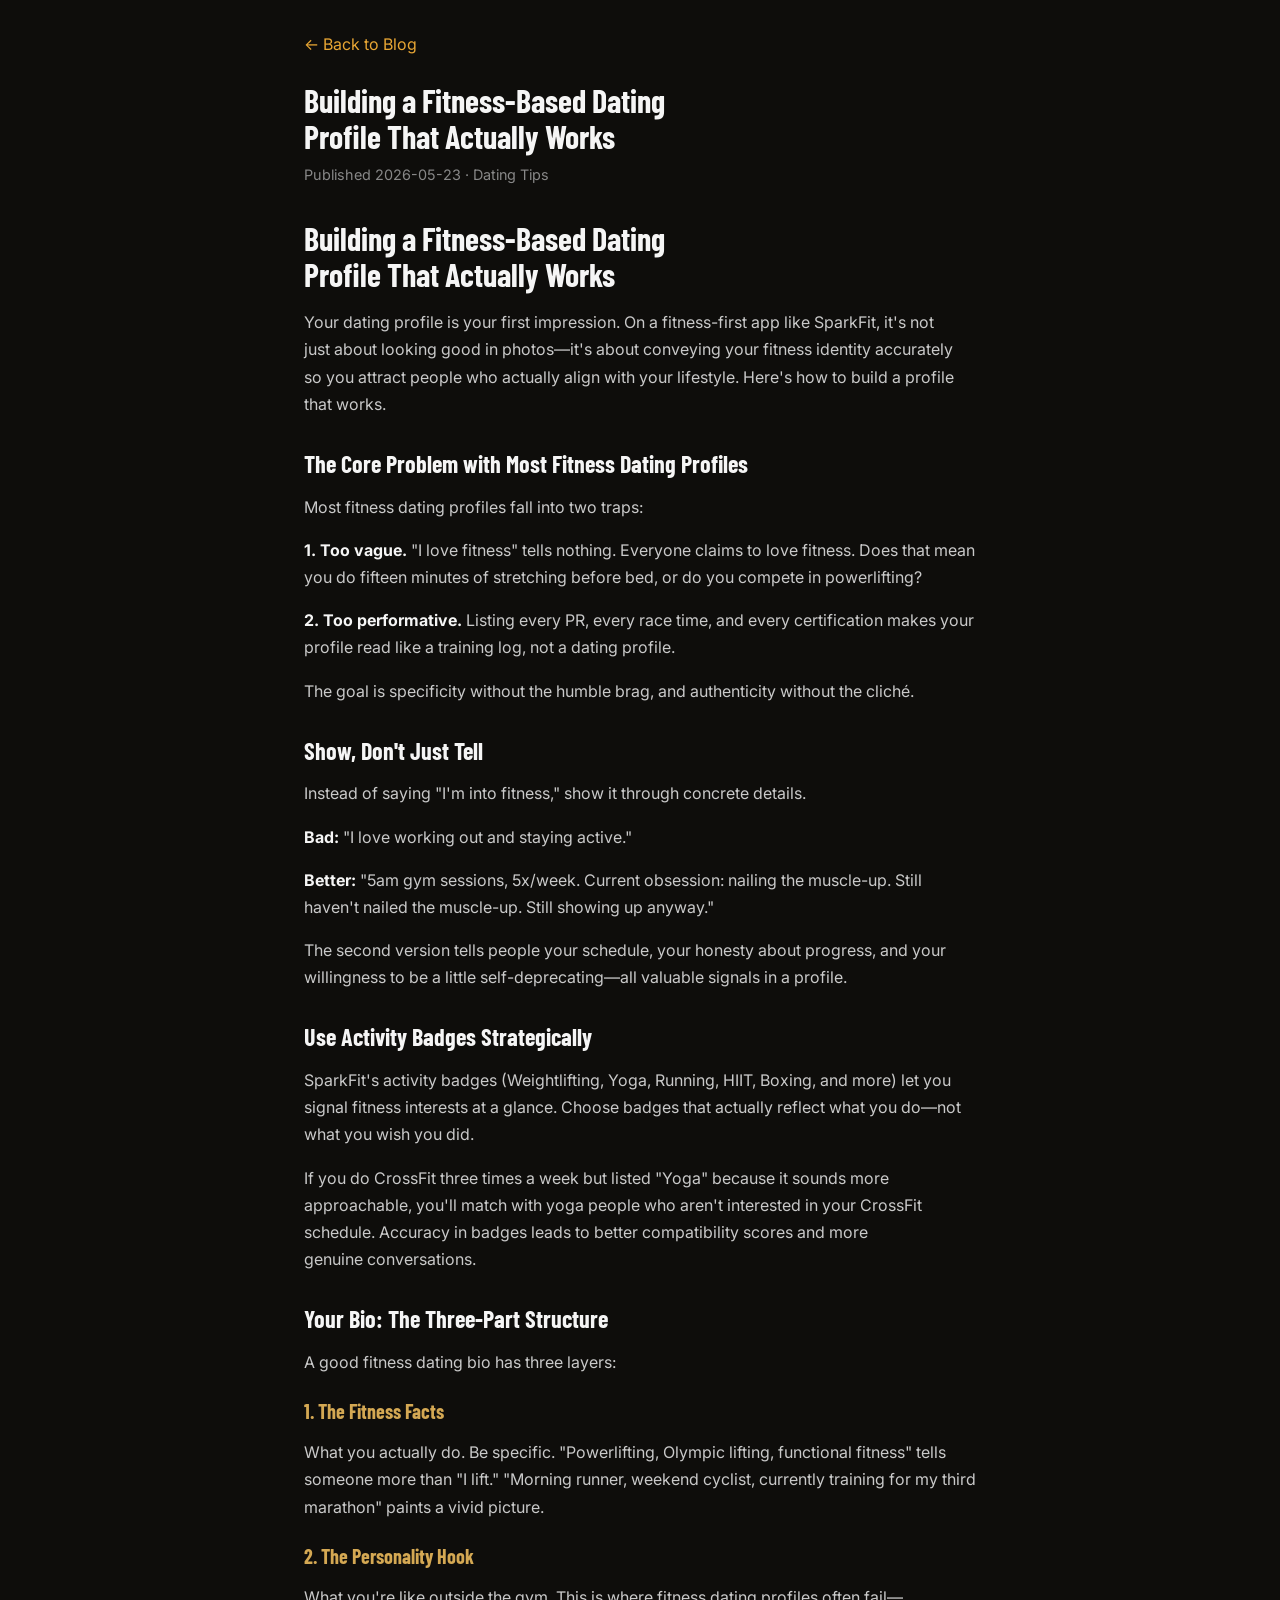
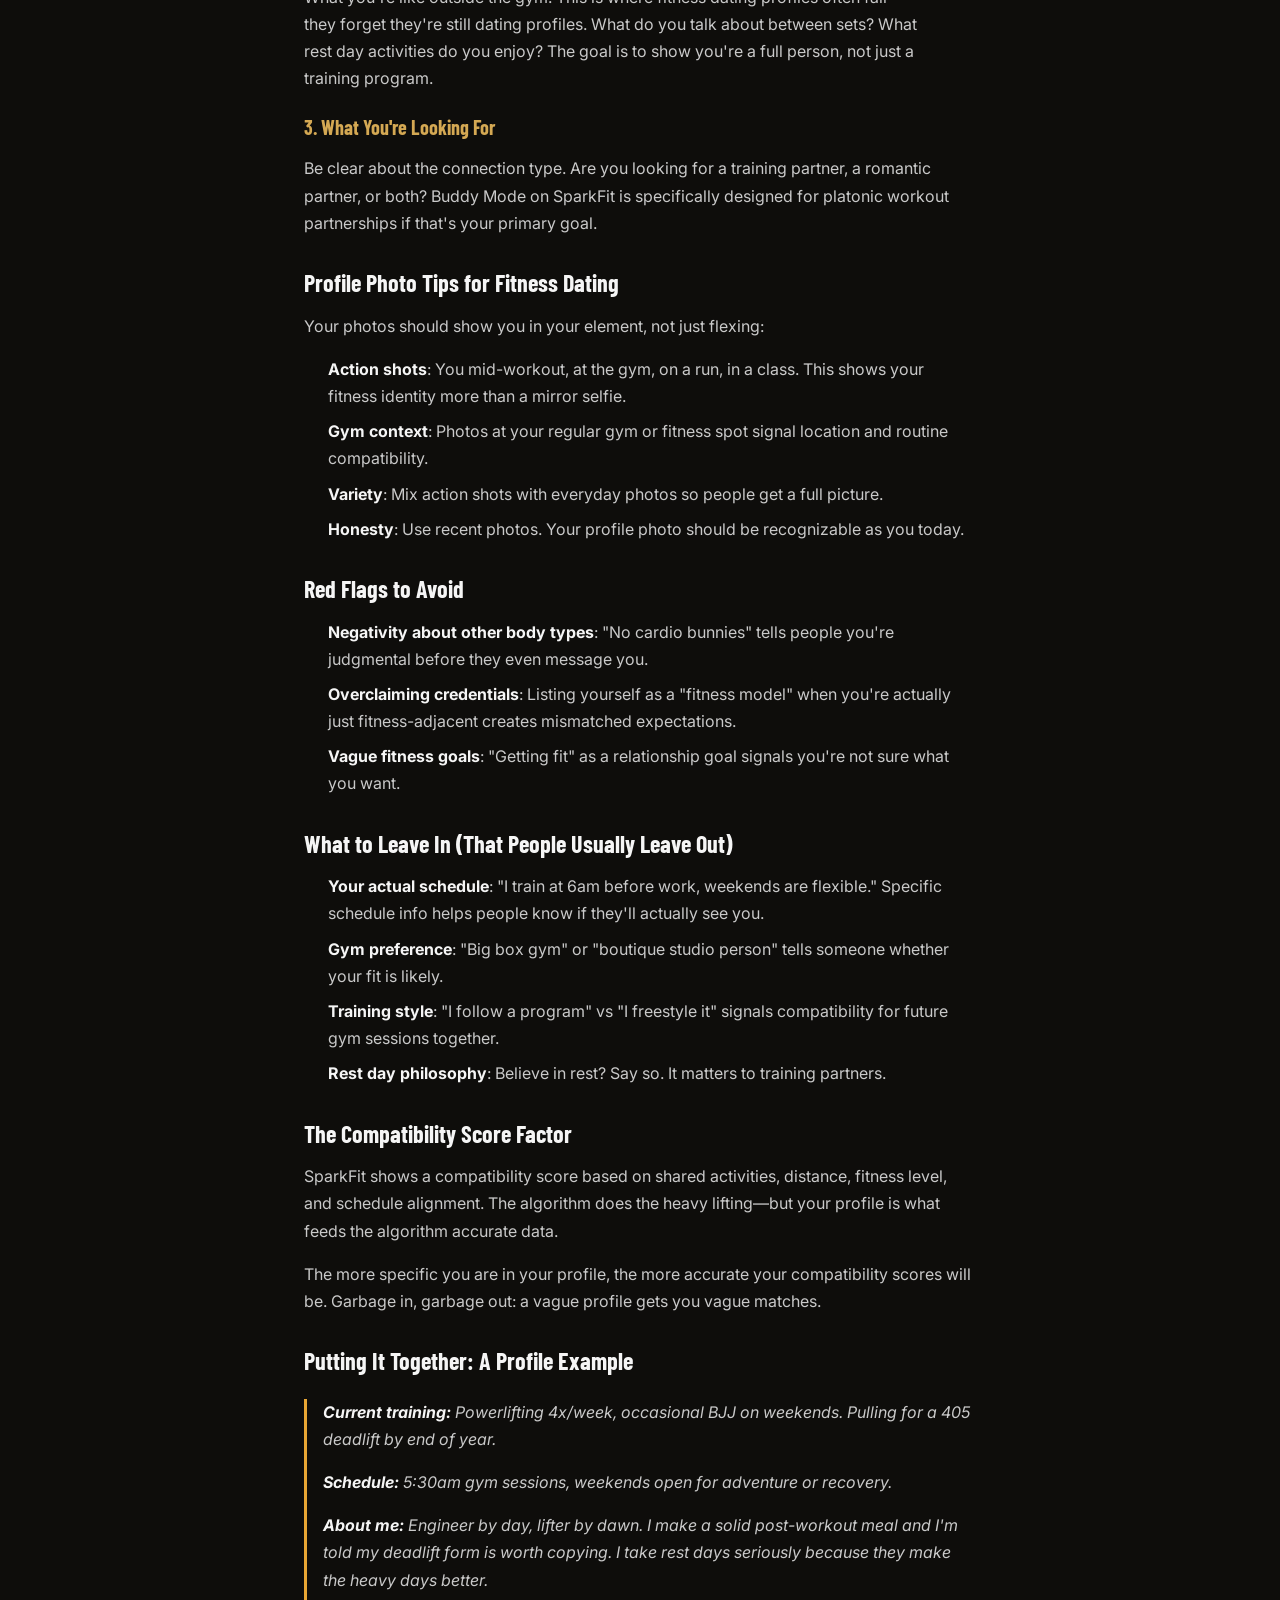
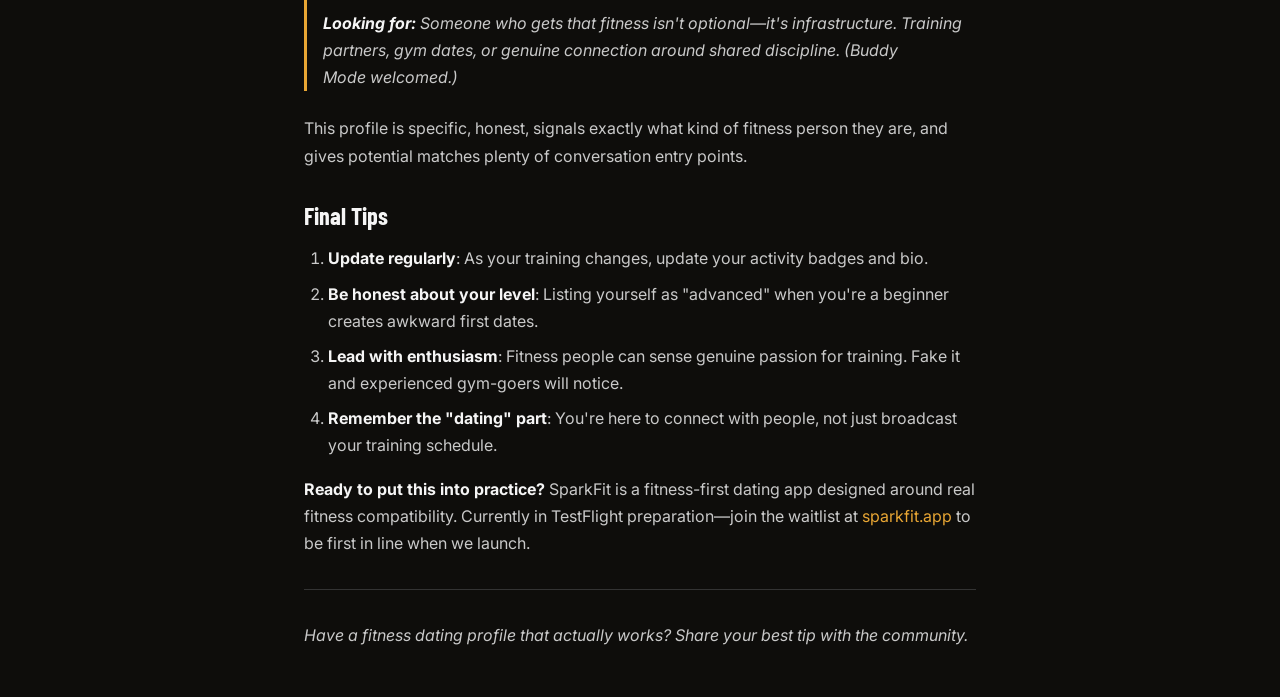
<file: blog/building-a-fitness-based-dating-profile.html>
<!DOCTYPE html>
<html lang="en">
<head>
  <meta charset="UTF-8">
  <meta name="viewport" content="width=device-width, initial-scale=1.0">
  <title>Building a Fitness-Based Dating Profile That Actually Works — SPARK Blog</title>
  <meta name="description" content="Practical profile tips for SparkFit users. Learn how to showcase your fitness lifestyle authentically and attract compatible matches who share your workout values.">
  <meta name="robots" content="index, follow">
  <meta name="author" content="Gus Digital Solutions">
  <meta name="theme-color" content="#e8a634">
  <meta property="og:site_name" content="SPARK">
  <meta property="og:title" content="Building a Fitness-Based Dating Profile That Actually Works — SPARK Blog">
  <meta property="og:description" content="Practical profile tips for SparkFit users. Learn how to showcase your fitness lifestyle authentically and attract compatible matches who share your workout values.">
  <meta property="og:type" content="article">
  <meta property="og:url" content="https://sparkfit.app/blog/building-a-fitness-based-dating-profile">
  <meta property="og:image" content="https://sparkfit.app/og-image.svg">
  <meta name="twitter:card" content="summary_large_image">
  <meta name="twitter:site" content="@gustavopsu">
  <meta name="twitter:title" content="Building a Fitness-Based Dating Profile That Actually Works — SPARK Blog">
  <meta name="twitter:description" content="Practical profile tips for SparkFit users. Learn how to showcase your fitness lifestyle authentically and attract compatible matches who share your workout values.">
  <meta name="twitter:image" content="https://sparkfit.app/og-image.svg">
  <link rel="canonical" href="https://sparkfit.app/blog/building-a-fitness-based-dating-profile">
  <link rel="stylesheet" href="/style.css">
  <link rel="manifest" href="/manifest.json">
  <script type="application/ld+json">
  {
    "@context": "https://schema.org",
    "@type": "BlogPosting",
    "headline": "Building a Fitness-Based Dating Profile That Actually Works",
    "description": "Practical profile tips for SparkFit users. Learn how to showcase your fitness lifestyle authentically and attract compatible matches who share your workout values.",
    "url": "https://sparkfit.app/blog/building-a-fitness-based-dating-profile",
    "datePublished": "2026-05-23",
    "author": {
      "@type": "Organization",
      "name": "Gus Digital Solutions",
      "url": "https://gusdigitalsolutions.com"
    },
    "publisher": {
      "@type": "Organization",
      "name": "SparkFit",
      "url": "https://sparkfit.app"
    }
  }
  </script>
  <style>
    main { max-width: 720px; margin: 0 auto; padding: 2rem 1.5rem; }
    article { line-height: 1.7; }
    article h1 { font-size: 2rem; margin-bottom: 0.5rem; color: #f5f5f5; }
    article h2 { font-size: 1.5rem; margin: 2rem 0 1rem; color: #f5f5f5; }
    article h3 { font-size: 1.25rem; margin: 1.5rem 0 0.75rem; color: #d4a853; }
    article p { margin: 1rem 0; color: #c9c9c9; }
    article ul, article ol { margin: 1rem 0; padding-left: 1.5rem; color: #c9c9c9; }
    article li { margin: 0.5rem 0; }
    article blockquote { border-left: 3px solid #e8a634; padding-left: 1rem; margin: 1.5rem 0; font-style: italic; color: #a0a0a0; }
    article a { color: #e8a634; text-decoration: none; }
    article a:hover { text-decoration: underline; }
    article strong { color: #f5f5f5; }
    article hr { border: none; border-top: 1px solid #333; margin: 2rem 0; }
    article .meta { color: #888; font-size: 0.9rem; margin-bottom: 2rem; }
    .back-link { display: inline-block; margin-bottom: 1.5rem; color: #e8a634; text-decoration: none; }
    .back-link:hover { text-decoration: underline; }
  </style>
</head>
<body>
  <main>
    <a href="/blog" class="back-link">← Back to Blog</a>
    <article>
      <h1>Building a Fitness-Based Dating Profile That Actually Works</h1>
      <div class="meta">Published 2026-05-23 · Dating Tips</div>
      <h1>Building a Fitness-Based Dating Profile That Actually Works</h1>
<p>Your dating profile is your first impression. On a fitness-first app like SparkFit, it's not just about looking good in photos—it's about conveying your fitness identity accurately so you attract people who actually align with your lifestyle. Here's how to build a profile that works.</p>
<h2>The Core Problem with Most Fitness Dating Profiles</h2>
<p>Most fitness dating profiles fall into two traps:</p>
<p><strong>1. Too vague.</strong> "I love fitness" tells nothing. Everyone claims to love fitness. Does that mean you do fifteen minutes of stretching before bed, or do you compete in powerlifting?</p>
<p><strong>2. Too performative.</strong> Listing every PR, every race time, and every certification makes your profile read like a training log, not a dating profile.</p>
<p>The goal is specificity without the humble brag, and authenticity without the cliché.</p>
<h2>Show, Don't Just Tell</h2>
<p>Instead of saying "I'm into fitness," show it through concrete details.</p>
<p><strong>Bad:</strong> "I love working out and staying active."</p>
<p><strong>Better:</strong> "5am gym sessions, 5x/week. Current obsession: nailing the muscle-up. Still haven't nailed the muscle-up. Still showing up anyway."</p>
<p>The second version tells people your schedule, your honesty about progress, and your willingness to be a little self-deprecating—all valuable signals in a profile.</p>
<h2>Use Activity Badges Strategically</h2>
<p>SparkFit's activity badges (Weightlifting, Yoga, Running, HIIT, Boxing, and more) let you signal fitness interests at a glance. Choose badges that actually reflect what you do—not what you wish you did.</p>
<p>If you do CrossFit three times a week but listed "Yoga" because it sounds more approachable, you'll match with yoga people who aren't interested in your CrossFit schedule. Accuracy in badges leads to better compatibility scores and more genuine conversations.</p>
<h2>Your Bio: The Three-Part Structure</h2>
<p>A good fitness dating bio has three layers:</p>
<h3>1. The Fitness Facts</h3>
<p>What you actually do. Be specific. "Powerlifting, Olympic lifting, functional fitness" tells someone more than "I lift." "Morning runner, weekend cyclist, currently training for my third marathon" paints a vivid picture.</p>
<h3>2. The Personality Hook</h3>
<p>What you're like outside the gym. This is where fitness dating profiles often fail—they forget they're still dating profiles. What do you talk about between sets? What rest day activities do you enjoy? The goal is to show you're a full person, not just a training program.</p>
<h3>3. What You're Looking For</h3>
<p>Be clear about the connection type. Are you looking for a training partner, a romantic partner, or both? Buddy Mode on SparkFit is specifically designed for platonic workout partnerships if that's your primary goal.</p>
<h2>Profile Photo Tips for Fitness Dating</h2>
<p>Your photos should show you in your element, not just flexing:</p>
<ul>
<li><strong>Action shots</strong>: You mid-workout, at the gym, on a run, in a class. This shows your fitness identity more than a mirror selfie.</li>
<li><strong>Gym context</strong>: Photos at your regular gym or fitness spot signal location and routine compatibility.</li>
<li><strong>Variety</strong>: Mix action shots with everyday photos so people get a full picture.</li>
<li><strong>Honesty</strong>: Use recent photos. Your profile photo should be recognizable as you today.</li>
</ul>
<h2>Red Flags to Avoid</h2>
<ul>
<li><strong>Negativity about other body types</strong>: "No cardio bunnies" tells people you're judgmental before they even message you.</li>
<li><strong>Overclaiming credentials</strong>: Listing yourself as a "fitness model" when you're actually just fitness-adjacent creates mismatched expectations.</li>
<li><strong>Vague fitness goals</strong>: "Getting fit" as a relationship goal signals you're not sure what you want.</li>
</ul>
<h2>What to Leave In (That People Usually Leave Out)</h2>
<ul>
<li><strong>Your actual schedule</strong>: "I train at 6am before work, weekends are flexible." Specific schedule info helps people know if they'll actually see you.</li>
<li><strong>Gym preference</strong>: "Big box gym" or "boutique studio person" tells someone whether your fit is likely.</li>
<li><strong>Training style</strong>: "I follow a program" vs "I freestyle it" signals compatibility for future gym sessions together.</li>
<li><strong>Rest day philosophy</strong>: Believe in rest? Say so. It matters to training partners.</li>
</ul>
<h2>The Compatibility Score Factor</h2>
<p>SparkFit shows a compatibility score based on shared activities, distance, fitness level, and schedule alignment. The algorithm does the heavy lifting—but your profile is what feeds the algorithm accurate data.</p>
<p>The more specific you are in your profile, the more accurate your compatibility scores will be. Garbage in, garbage out: a vague profile gets you vague matches.</p>
<h2>Putting It Together: A Profile Example</h2>
<blockquote>
<p><strong>Current training:</strong> Powerlifting 4x/week, occasional BJJ on weekends. Pulling for a 405 deadlift by end of year.</p>
<p><strong>Schedule:</strong> 5:30am gym sessions, weekends open for adventure or recovery.</p>
<p><strong>About me:</strong> Engineer by day, lifter by dawn. I make a solid post-workout meal and I'm told my deadlift form is worth copying. I take rest days seriously because they make the heavy days better.</p>
<p><strong>Looking for:</strong> Someone who gets that fitness isn't optional—it's infrastructure. Training partners, gym dates, or genuine connection around shared discipline. (Buddy Mode welcomed.)</p>
</blockquote>
<p>This profile is specific, honest, signals exactly what kind of fitness person they are, and gives potential matches plenty of conversation entry points.</p>
<h2>Final Tips</h2>
<ol>
<li><strong>Update regularly</strong>: As your training changes, update your activity badges and bio.</li>
<li><strong>Be honest about your level</strong>: Listing yourself as "advanced" when you're a beginner creates awkward first dates.</li>
<li><strong>Lead with enthusiasm</strong>: Fitness people can sense genuine passion for training. Fake it and experienced gym-goers will notice.</li>
<li><strong>Remember the "dating" part</strong>: You're here to connect with people, not just broadcast your training schedule.</li>
</ol>
<p><strong>Ready to put this into practice?</strong> SparkFit is a fitness-first dating app designed around real fitness compatibility. Currently in TestFlight preparation—join the waitlist at <a href="https://sparkfit.app">sparkfit.app</a> to be first in line when we launch.</p>
<hr />
<p><em>Have a fitness dating profile that actually works? Share your best tip with the community.</em></p>
    </article>
  </main>
</body>
</html>
</file>
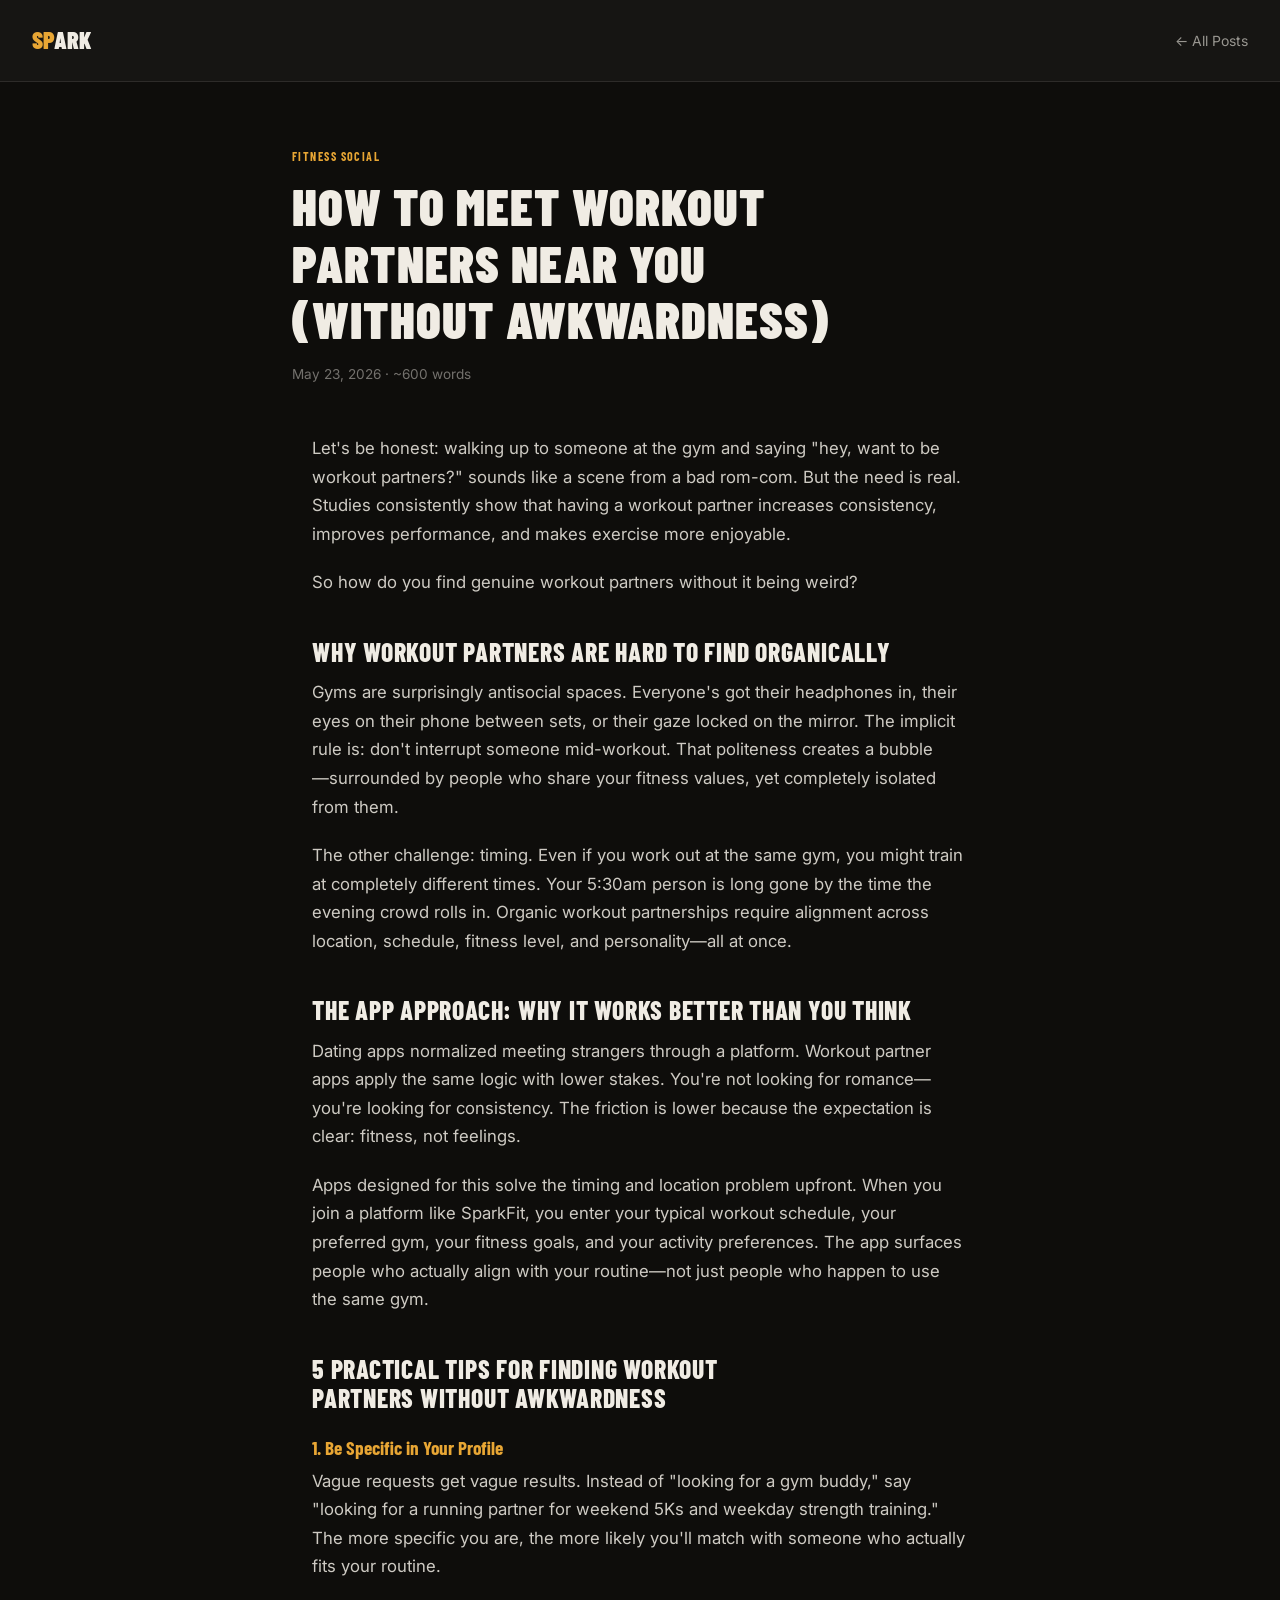
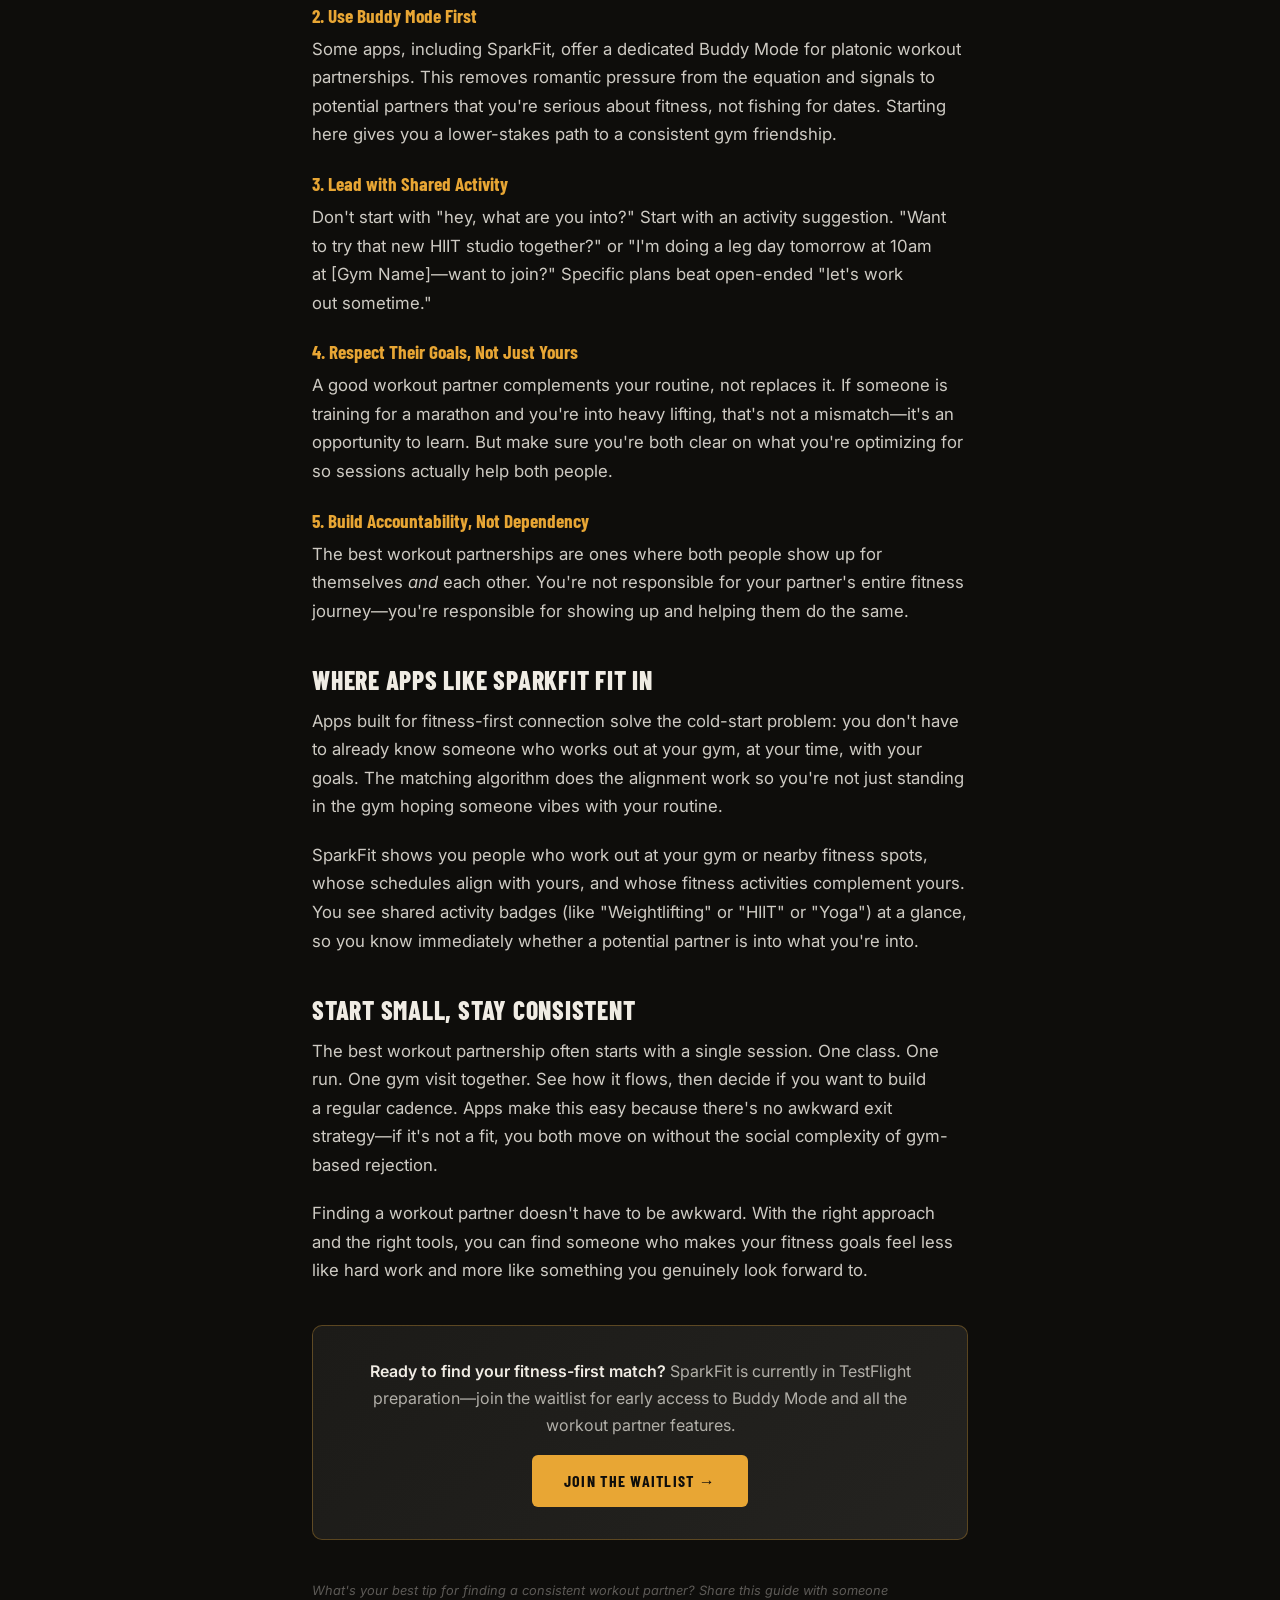
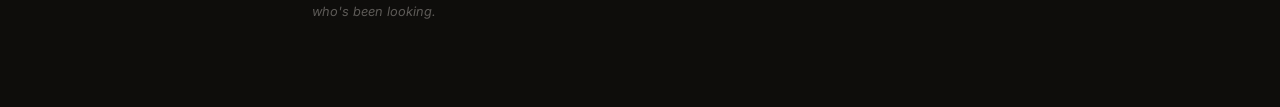
<file: blog/how-to-meet-workout-partners-near-you.html>
<!DOCTYPE html>
<html lang="en">
<head>
  <meta charset="UTF-8">
  <meta name="viewport" content="width=device-width, initial-scale=1.0">
  <title>How to Meet Workout Partners Near You (Without Awkwardness) | SparkFit Blog</title>
  <meta name="description" content="Practical guide to finding genuine workout partners nearby using apps, without the awkwardness. Includes SparkFit tips for fitness-first connections.">
  <meta name="robots" content="index, follow">
  <meta property="og:site_name" content="SparkFit">
  <meta property="og:title" content="How to Meet Workout Partners Near You (Without Awkwardness)">
  <meta property="og:description" content="Practical guide to finding genuine workout partners nearby using apps, without the awkwardness.">
  <meta property="og:type" content="article">
  <meta property="og:url" content="https://sparkfit.app/blog/how-to-meet-workout-partners-near-you.html">
  <meta property="og:image" content="https://sparkfit.app/og-image.png">
  <meta property="og:image:width" content="1200">
  <meta property="og:image:height" content="630">
  <meta property="article:published_time" content="2026-05-23">
  <meta property="article:section" content="Fitness Social">
  <meta name="twitter:card" content="summary_large_image">
  <meta name="twitter:title" content="How to Meet Workout Partners Near You (Without Awkwardness)">
  <meta name="twitter:description" content="Practical guide to finding genuine workout partners nearby using apps, without the awkwardness.">
  <link rel="canonical" href="https://sparkfit.app/blog/how-to-meet-workout-partners-near-you.html">
  <link rel="icon" type="image/svg+xml" href="/favicon.svg">
  <link rel="stylesheet" href="/style.css">
  <script type="application/ld+json">
  {
    "@context": "https://schema.org",
    "@type": "BlogPosting",
    "headline": "How to Meet Workout Partners Near You (Without Awkwardness)",
    "description": "Practical guide to finding genuine workout partners nearby using apps, without the awkwardness.",
    "datePublished": "2026-05-23",
    "dateModified": "2026-05-23",
    "author": { "@type": "Organization", "name": "SparkFit" },
    "publisher": { "@type": "Organization", "name": "Gus Digital Solutions", "url": "https://gusdigitalsolutions.com" },
    "url": "https://sparkfit.app/blog/how-to-meet-workout-partners-near-you.html"
  }
  </script>
  <style>
    body { background: #0e0d0b; color: #f0ece4; font-family: 'Inter', sans-serif; margin: 0; line-height: 1.7; }
    .blog-header { background: #161513; border-bottom: 1px solid rgba(240,236,228,0.1); padding: 1.25rem 2rem; display: flex; align-items: center; justify-content: space-between; }
    .blog-header .logo { font-family: 'Barlow Condensed', sans-serif; font-weight: 900; font-size: 1.5rem; color: #e8a634; text-decoration: none; }
    .blog-header .logo span { color: #f0ece4; }
    .blog-header a.back { color: rgba(240,236,228,0.6); font-size: 0.875rem; text-decoration: none; }
    .blog-header a.back:hover { color: #e8a634; }
    .article-hero { padding: 4rem 2rem 2rem; max-width: 760px; margin: 0 auto; }
    .article-hero .category { font-family: 'Barlow Condensed', sans-serif; font-size: 0.75rem; font-weight: 700; text-transform: uppercase; letter-spacing: 0.12em; color: #e8a634; display: block; margin-bottom: 0.75rem; }
    .article-hero h1 { font-family: 'Barlow Condensed', sans-serif; font-size: clamp(2rem, 4vw, 3.2rem); font-weight: 900; color: #f0ece4; line-height: 1.1; margin-bottom: 1rem; text-transform: uppercase; letter-spacing: 0.02em; }
    .article-hero .meta { font-size: 0.85rem; color: rgba(240,236,228,0.45); }
    .article-body { max-width: 720px; margin: 0 auto; padding: 1rem 2rem 4rem; }
    .article-body h2 { font-family: 'Barlow Condensed', sans-serif; font-size: 1.6rem; font-weight: 800; color: #f0ece4; margin: 2.5rem 0 0.75rem; text-transform: uppercase; letter-spacing: 0.03em; }
    .article-body h3 { font-family: 'Barlow Condensed', sans-serif; font-size: 1.2rem; font-weight: 700; color: #e8a634; margin: 1.5rem 0 0.5rem; }
    .article-body p { color: rgba(240,236,228,0.85); margin-bottom: 1.25rem; font-size: 1.05rem; }
    .article-body strong { color: #f0ece4; font-weight: 600; }
    .article-body ul, .article-body ol { margin: 0 0 1.25rem 1.5rem; color: rgba(240,236,228,0.85); }
    .article-body li { margin-bottom: 0.5rem; font-size: 1.05rem; }
    .article-body a { color: #e8a634; text-decoration: underline; text-underline-offset: 3px; }
    .article-body a:hover { color: #f0b440; }
    .article-body hr { border: none; border-top: 1px solid rgba(240,236,228,0.1); margin: 2rem 0; }
    .article-body .cta { background: linear-gradient(135deg, #1c1b18 0%, #242320 100%); border: 1px solid rgba(232,166,52,0.3); border-radius: 10px; padding: 2rem; text-align: center; margin: 2.5rem 0; }
    .article-body .cta p { color: rgba(240,236,228,0.7); font-size: 1rem; margin-bottom: 1rem; }
    .article-body .cta a { display: inline-block; background: #e8a634; color: #0e0d0b; font-family: 'Barlow Condensed', sans-serif; font-weight: 700; font-size: 1rem; text-transform: uppercase; letter-spacing: 0.08em; padding: 0.75rem 2rem; border-radius: 6px; text-decoration: none; }
    .article-body .cta a:hover { background: #f0b440; }
    .article-body .disclaimer { font-size: 0.8rem; color: rgba(240,236,228,0.35); margin-top: 2rem; font-style: italic; }
  </style>
</head>
<body>
  <header class="blog-header">
    <a href="https://sparkfit.app" class="logo">SP<span>ARK</span></a>
    <a href="/blog/" class="back">← All Posts</a>
  </header>

  <article>
    <div class="article-hero">
      <span class="category">Fitness Social</span>
      <h1>How to Meet Workout Partners Near You (Without Awkwardness)</h1>
      <div class="meta">May 23, 2026 · ~600 words</div>
    </div>

    <div class="article-body">
      <p>Let's be honest: walking up to someone at the gym and saying "hey, want to be workout partners?" sounds like a scene from a bad rom-com. But the need is real. Studies consistently show that having a workout partner increases consistency, improves performance, and makes exercise more enjoyable.</p>

      <p>So how do you find genuine workout partners without it being weird?</p>

      <h2>Why Workout Partners Are Hard to Find Organically</h2>

      <p>Gyms are surprisingly antisocial spaces. Everyone's got their headphones in, their eyes on their phone between sets, or their gaze locked on the mirror. The implicit rule is: don't interrupt someone mid-workout. That politeness creates a bubble—surrounded by people who share your fitness values, yet completely isolated from them.</p>

      <p>The other challenge: timing. Even if you work out at the same gym, you might train at completely different times. Your 5:30am person is long gone by the time the evening crowd rolls in. Organic workout partnerships require alignment across location, schedule, fitness level, and personality—all at once.</p>

      <h2>The App Approach: Why It Works Better Than You Think</h2>

      <p>Dating apps normalized meeting strangers through a platform. Workout partner apps apply the same logic with lower stakes. You're not looking for romance—you're looking for consistency. The friction is lower because the expectation is clear: fitness, not feelings.</p>

      <p>Apps designed for this solve the timing and location problem upfront. When you join a platform like SparkFit, you enter your typical workout schedule, your preferred gym, your fitness goals, and your activity preferences. The app surfaces people who actually align with your routine—not just people who happen to use the same gym.</p>

      <h2>5 Practical Tips for Finding Workout Partners Without Awkwardness</h2>

      <h3>1. Be Specific in Your Profile</h3>
      <p>Vague requests get vague results. Instead of "looking for a gym buddy," say "looking for a running partner for weekend 5Ks and weekday strength training." The more specific you are, the more likely you'll match with someone who actually fits your routine.</p>

      <h3>2. Use Buddy Mode First</h3>
      <p>Some apps, including SparkFit, offer a dedicated Buddy Mode for platonic workout partnerships. This removes romantic pressure from the equation and signals to potential partners that you're serious about fitness, not fishing for dates. Starting here gives you a lower-stakes path to a consistent gym friendship.</p>

      <h3>3. Lead with Shared Activity</h3>
      <p>Don't start with "hey, what are you into?" Start with an activity suggestion. "Want to try that new HIIT studio together?" or "I'm doing a leg day tomorrow at 10am at [Gym Name]—want to join?" Specific plans beat open-ended "let's work out sometime."</p>

      <h3>4. Respect Their Goals, Not Just Yours</h3>
      <p>A good workout partner complements your routine, not replaces it. If someone is training for a marathon and you're into heavy lifting, that's not a mismatch—it's an opportunity to learn. But make sure you're both clear on what you're optimizing for so sessions actually help both people.</p>

      <h3>5. Build Accountability, Not Dependency</h3>
      <p>The best workout partnerships are ones where both people show up for themselves <em>and</em> each other. You're not responsible for your partner's entire fitness journey—you're responsible for showing up and helping them do the same.</p>

      <h2>Where Apps Like SparkFit Fit In</h2>

      <p>Apps built for fitness-first connection solve the cold-start problem: you don't have to already know someone who works out at your gym, at your time, with your goals. The matching algorithm does the alignment work so you're not just standing in the gym hoping someone vibes with your routine.</p>

      <p>SparkFit shows you people who work out at your gym or nearby fitness spots, whose schedules align with yours, and whose fitness activities complement yours. You see shared activity badges (like "Weightlifting" or "HIIT" or "Yoga") at a glance, so you know immediately whether a potential partner is into what you're into.</p>

      <h2>Start Small, Stay Consistent</h2>

      <p>The best workout partnership often starts with a single session. One class. One run. One gym visit together. See how it flows, then decide if you want to build a regular cadence. Apps make this easy because there's no awkward exit strategy—if it's not a fit, you both move on without the social complexity of gym-based rejection.</p>

      <p>Finding a workout partner doesn't have to be awkward. With the right approach and the right tools, you can find someone who makes your fitness goals feel less like hard work and more like something you genuinely look forward to.</p>

      <div class="cta">
        <p><strong>Ready to find your fitness-first match?</strong> SparkFit is currently in TestFlight preparation—join the waitlist for early access to Buddy Mode and all the workout partner features.</p>
        <a href="https://sparkfit.app">Join the Waitlist →</a>
      </div>

      <p class="disclaimer">What's your best tip for finding a consistent workout partner? Share this guide with someone who's been looking.</p>
    </div>
  </article>
</body>
</html>
</file>
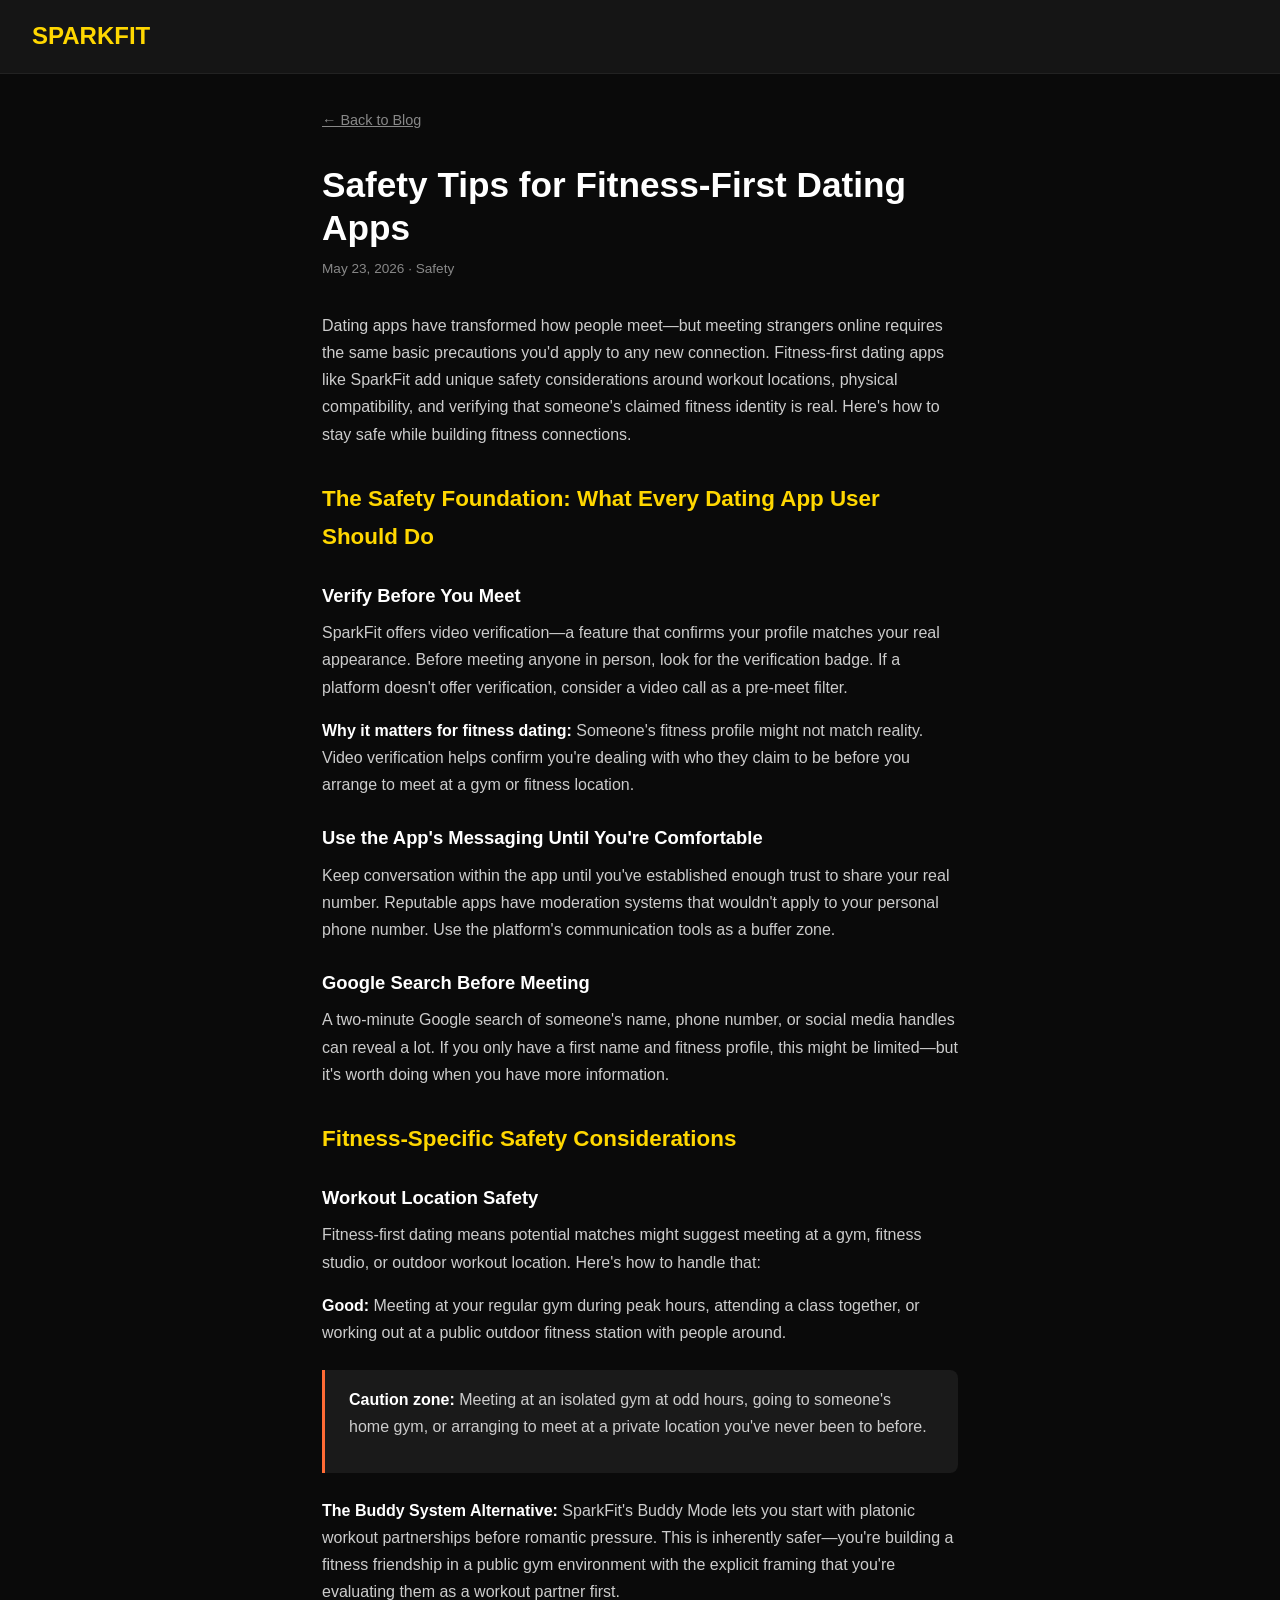
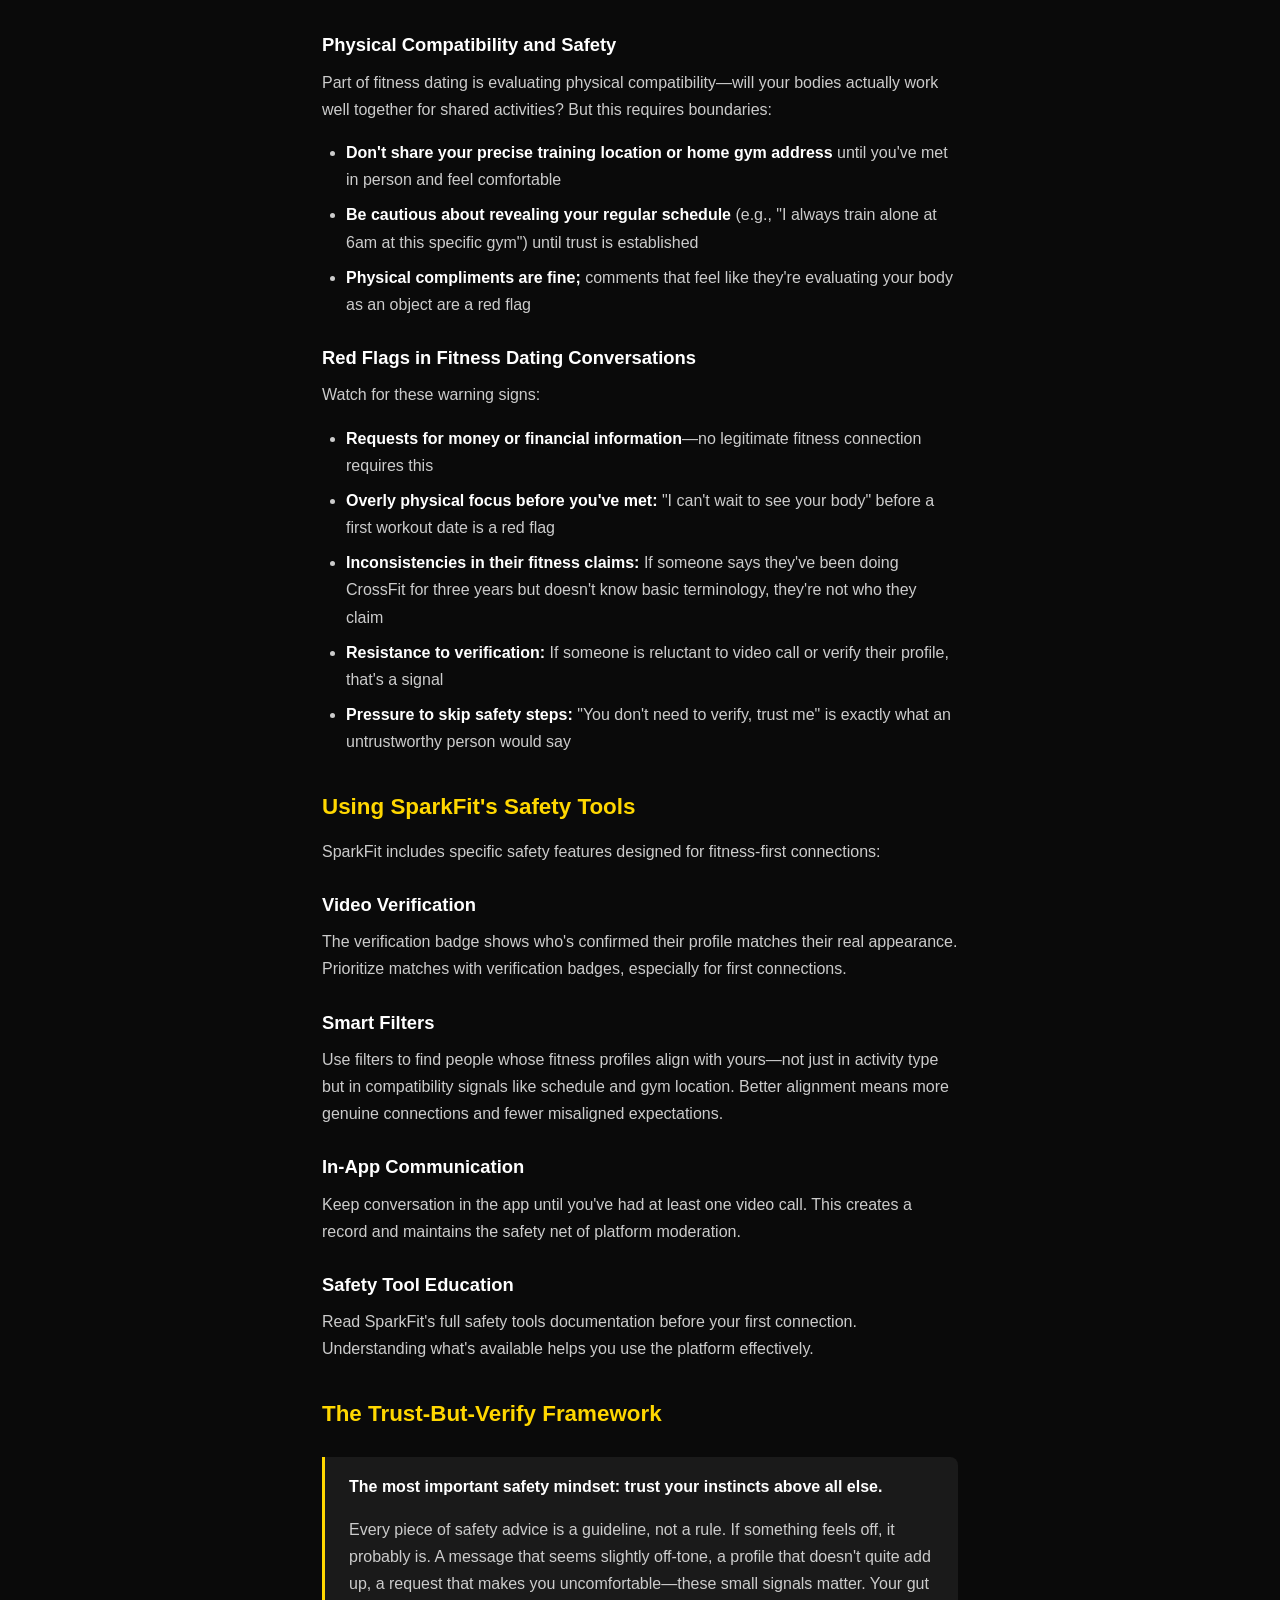
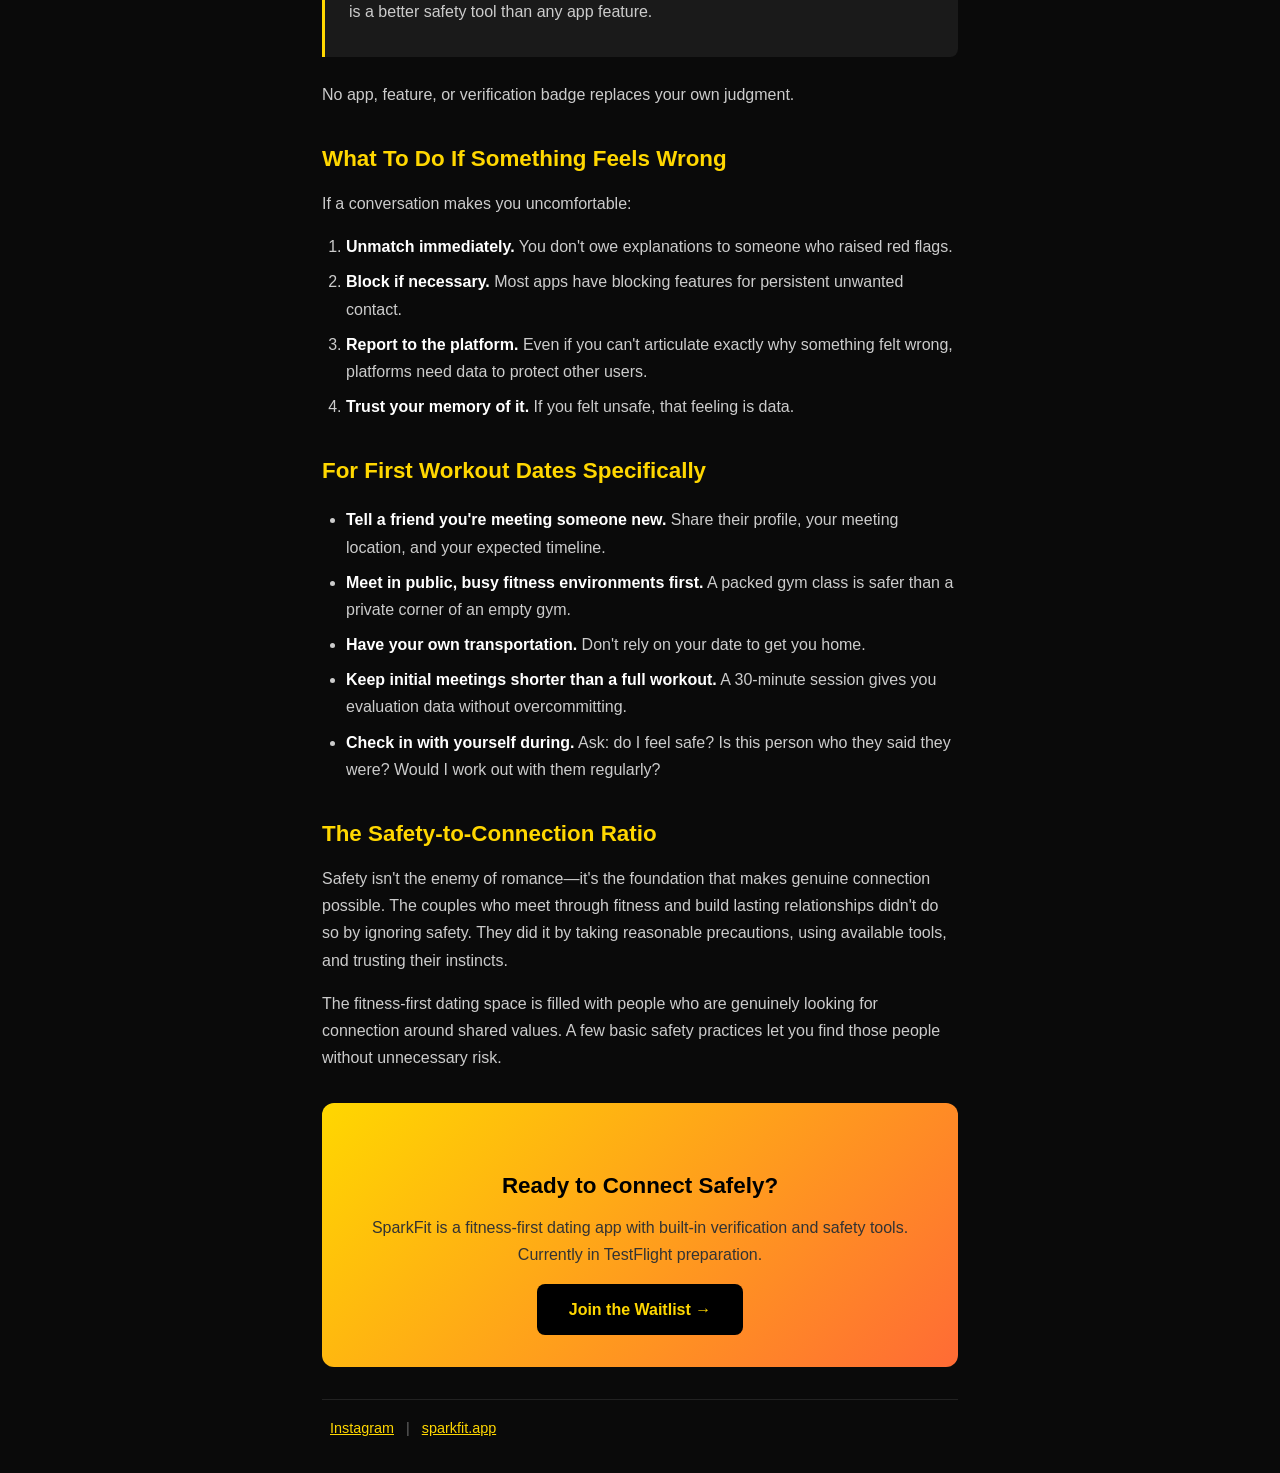
<file: blog/safety-tips-fitness-first-dating-apps.html>
<!DOCTYPE html>
<html lang="en">
<head>
  <meta charset="UTF-8">
  <meta name="viewport" content="width=device-width, initial-scale=1.0">
  <title>Safety Tips for Fitness-First Dating Apps — SparkFit Blog</title>
  <meta name="description" content="Stay safe on fitness dating apps with these essential tips. Learn about video verification, meeting in public, trusting your instincts, and SparkFit's safety tools.">
  <meta property="og:title" content="Safety Tips for Fitness-First Dating Apps">
  <meta property="og:description" content="Essential safety tips for fitness dating apps. Video verification, meeting in public, trusting your instincts, and SparkFit's built-in safety tools.">
  <meta property="og:type" content="article">
  <meta property="og:url" content="https://sparkfit.app/blog/safety-tips-fitness-first-dating-apps/">
  <meta property="og:site_name" content="SparkFit">
  <meta name="twitter:card" content="summary">
  <link rel="canonical" href="https://sparkfit.app/blog/safety-tips-fitness-first-dating-apps/">
  <link rel="icon" type="image/svg+xml" href="/favicon.svg">
  <style>
    * { margin: 0; padding: 0; box-sizing: border-box; }
    body { font-family: 'Inter', -apple-system, BlinkMacSystemFont, sans-serif; background: #0a0a0a; color: #e0e0e0; line-height: 1.7; }
    .container { max-width: 700px; margin: 0 auto; padding: 2rem; }
    .site-header { background: #151515; border-bottom: 1px solid #222; padding: 1rem 2rem; display: flex; align-items: center; gap: 1rem; }
    .logo { font-family: 'Barlow Condensed', sans-serif; font-weight: 700; font-size: 1.5rem; color: #FFD700; text-decoration: none; }
    .back { color: #888; font-size: 0.9rem; margin-bottom: 2rem; display: inline-block; }
    .back:hover { color: #FFD700; text-decoration: none; }
    h1 { font-family: 'Barlow Condensed', sans-serif; font-size: 2.2rem; color: #fff; margin-bottom: 0.5rem; line-height: 1.2; }
    .meta { color: #888; font-size: 0.85rem; margin-bottom: 2rem; }
    .content h2 { font-family: 'Barlow Condensed', sans-serif; color: #FFD700; font-size: 1.4rem; margin: 2rem 0 0.75rem; }
    .content h3 { color: #fff; font-size: 1.15rem; margin: 1.5rem 0 0.5rem; }
    .content p { color: #ccc; margin-bottom: 1rem; }
    .content ul, .content ol { margin: 1rem 0 1rem 1.5rem; color: #ccc; }
    .content li { margin-bottom: 0.5rem; }
    .content strong { color: #fff; }
    .content a { color: #FFD700; }
    .warning-box { background: #1a1a1a; border-left: 3px solid #FF6B35; padding: 1rem 1.5rem; margin: 1.5rem 0; border-radius: 0 8px 8px 0; }
    .highlight-box { background: #1a1a1a; border-left: 3px solid #FFD700; padding: 1rem 1.5rem; margin: 1.5rem 0; border-radius: 0 8px 8px 0; }
    .waitlist { background: linear-gradient(135deg, #FFD700, #FF6B35); color: #000; padding: 2rem; border-radius: 12px; margin: 2rem 0; text-align: center; }
    .waitlist h2 { color: #000; margin-bottom: 0.5rem; font-family: 'Barlow Condensed', sans-serif; }
    .waitlist p { color: #333; margin-bottom: 1rem; }
    .waitlist-btn { display: inline-block; padding: 0.75rem 2rem; background: #000; color: #FFD700; border-radius: 8px; font-weight: 700; text-decoration: none; }
    .waitlist-btn:hover { background: #222; text-decoration: none; }
    .social { margin-top: 2rem; padding-top: 1rem; border-top: 1px solid #222; color: #666; font-size: 0.9rem; }
    .social a { color: #FFD700; margin: 0 0.5rem; }
  </style>
</head>
<body>
  <div class="site-header">
    <a href="/" class="logo">SPARKFIT</a>
  </div>
  <div class="container">
    <a href="/blog/" class="back">← Back to Blog</a>

    <h1>Safety Tips for Fitness-First Dating Apps</h1>
    <p class="meta">May 23, 2026 · Safety</p>

    <div class="content">
      <p>Dating apps have transformed how people meet—but meeting strangers online requires the same basic precautions you'd apply to any new connection. Fitness-first dating apps like SparkFit add unique safety considerations around workout locations, physical compatibility, and verifying that someone's claimed fitness identity is real. Here's how to stay safe while building fitness connections.</p>

      <h2>The Safety Foundation: What Every Dating App User Should Do</h2>

      <h3>Verify Before You Meet</h3>

      <p>SparkFit offers video verification—a feature that confirms your profile matches your real appearance. Before meeting anyone in person, look for the verification badge. If a platform doesn't offer verification, consider a video call as a pre-meet filter.</p>

      <p><strong>Why it matters for fitness dating:</strong> Someone's fitness profile might not match reality. Video verification helps confirm you're dealing with who they claim to be before you arrange to meet at a gym or fitness location.</p>

      <h3>Use the App's Messaging Until You're Comfortable</h3>

      <p>Keep conversation within the app until you've established enough trust to share your real number. Reputable apps have moderation systems that wouldn't apply to your personal phone number. Use the platform's communication tools as a buffer zone.</p>

      <h3>Google Search Before Meeting</h3>

      <p>A two-minute Google search of someone's name, phone number, or social media handles can reveal a lot. If you only have a first name and fitness profile, this might be limited—but it's worth doing when you have more information.</p>

      <h2>Fitness-Specific Safety Considerations</h2>

      <h3>Workout Location Safety</h3>

      <p>Fitness-first dating means potential matches might suggest meeting at a gym, fitness studio, or outdoor workout location. Here's how to handle that:</p>

      <p><strong>Good:</strong> Meeting at your regular gym during peak hours, attending a class together, or working out at a public outdoor fitness station with people around.</p>

      <div class="warning-box">
        <p><strong>Caution zone:</strong> Meeting at an isolated gym at odd hours, going to someone's home gym, or arranging to meet at a private location you've never been to before.</p>
      </div>

      <p><strong>The Buddy System Alternative:</strong> SparkFit's Buddy Mode lets you start with platonic workout partnerships before romantic pressure. This is inherently safer—you're building a fitness friendship in a public gym environment with the explicit framing that you're evaluating them as a workout partner first.</p>

      <h3>Physical Compatibility and Safety</h3>

      <p>Part of fitness dating is evaluating physical compatibility—will your bodies actually work well together for shared activities? But this requires boundaries:</p>

      <ul>
        <li><strong>Don't share your precise training location or home gym address</strong> until you've met in person and feel comfortable</li>
        <li><strong>Be cautious about revealing your regular schedule</strong> (e.g., "I always train alone at 6am at this specific gym") until trust is established</li>
        <li><strong>Physical compliments are fine;</strong> comments that feel like they're evaluating your body as an object are a red flag</li>
      </ul>

      <h3>Red Flags in Fitness Dating Conversations</h3>

      <p>Watch for these warning signs:</p>

      <ul>
        <li><strong>Requests for money or financial information</strong>—no legitimate fitness connection requires this</li>
        <li><strong>Overly physical focus before you've met:</strong> "I can't wait to see your body" before a first workout date is a red flag</li>
        <li><strong>Inconsistencies in their fitness claims:</strong> If someone says they've been doing CrossFit for three years but doesn't know basic terminology, they're not who they claim</li>
        <li><strong>Resistance to verification:</strong> If someone is reluctant to video call or verify their profile, that's a signal</li>
        <li><strong>Pressure to skip safety steps:</strong> "You don't need to verify, trust me" is exactly what an untrustworthy person would say</li>
      </ul>

      <h2>Using SparkFit's Safety Tools</h2>

      <p>SparkFit includes specific safety features designed for fitness-first connections:</p>

      <h3>Video Verification</h3>

      <p>The verification badge shows who's confirmed their profile matches their real appearance. Prioritize matches with verification badges, especially for first connections.</p>

      <h3>Smart Filters</h3>

      <p>Use filters to find people whose fitness profiles align with yours—not just in activity type but in compatibility signals like schedule and gym location. Better alignment means more genuine connections and fewer misaligned expectations.</p>

      <h3>In-App Communication</h3>

      <p>Keep conversation in the app until you've had at least one video call. This creates a record and maintains the safety net of platform moderation.</p>

      <h3>Safety Tool Education</h3>

      <p>Read SparkFit's full safety tools documentation before your first connection. Understanding what's available helps you use the platform effectively.</p>

      <h2>The Trust-But-Verify Framework</h2>

      <div class="highlight-box">
        <p><strong>The most important safety mindset: trust your instincts above all else.</strong></p>
        <p>Every piece of safety advice is a guideline, not a rule. If something feels off, it probably is. A message that seems slightly off-tone, a profile that doesn't quite add up, a request that makes you uncomfortable—these small signals matter. Your gut is a better safety tool than any app feature.</p>
      </div>

      <p>No app, feature, or verification badge replaces your own judgment.</p>

      <h2>What To Do If Something Feels Wrong</h2>

      <p>If a conversation makes you uncomfortable:</p>

      <ol>
        <li><strong>Unmatch immediately.</strong> You don't owe explanations to someone who raised red flags.</li>
        <li><strong>Block if necessary.</strong> Most apps have blocking features for persistent unwanted contact.</li>
        <li><strong>Report to the platform.</strong> Even if you can't articulate exactly why something felt wrong, platforms need data to protect other users.</li>
        <li><strong>Trust your memory of it.</strong> If you felt unsafe, that feeling is data.</li>
      </ol>

      <h2>For First Workout Dates Specifically</h2>

      <ul>
        <li><strong>Tell a friend you're meeting someone new.</strong> Share their profile, your meeting location, and your expected timeline.</li>
        <li><strong>Meet in public, busy fitness environments first.</strong> A packed gym class is safer than a private corner of an empty gym.</li>
        <li><strong>Have your own transportation.</strong> Don't rely on your date to get you home.</li>
        <li><strong>Keep initial meetings shorter than a full workout.</strong> A 30-minute session gives you evaluation data without overcommitting.</li>
        <li><strong>Check in with yourself during.</strong> Ask: do I feel safe? Is this person who they said they were? Would I work out with them regularly?</li>
      </ul>

      <h2>The Safety-to-Connection Ratio</h2>

      <p>Safety isn't the enemy of romance—it's the foundation that makes genuine connection possible. The couples who meet through fitness and build lasting relationships didn't do so by ignoring safety. They did it by taking reasonable precautions, using available tools, and trusting their instincts.</p>

      <p>The fitness-first dating space is filled with people who are genuinely looking for connection around shared values. A few basic safety practices let you find those people without unnecessary risk.</p>

      <div class="waitlist">
        <h2>Ready to Connect Safely?</h2>
        <p>SparkFit is a fitness-first dating app with built-in verification and safety tools. Currently in TestFlight preparation.</p>
        <a href="https://sparkfit.app" class="waitlist-btn">Join the Waitlist →</a>
      </div>
    </div>

    <div class="social">
      <a href="https://instagram.com/sparkfitapp">Instagram</a> |
      <a href="https://sparkfit.app">sparkfit.app</a>
    </div>
  </div>
</body>
</html>
</file>
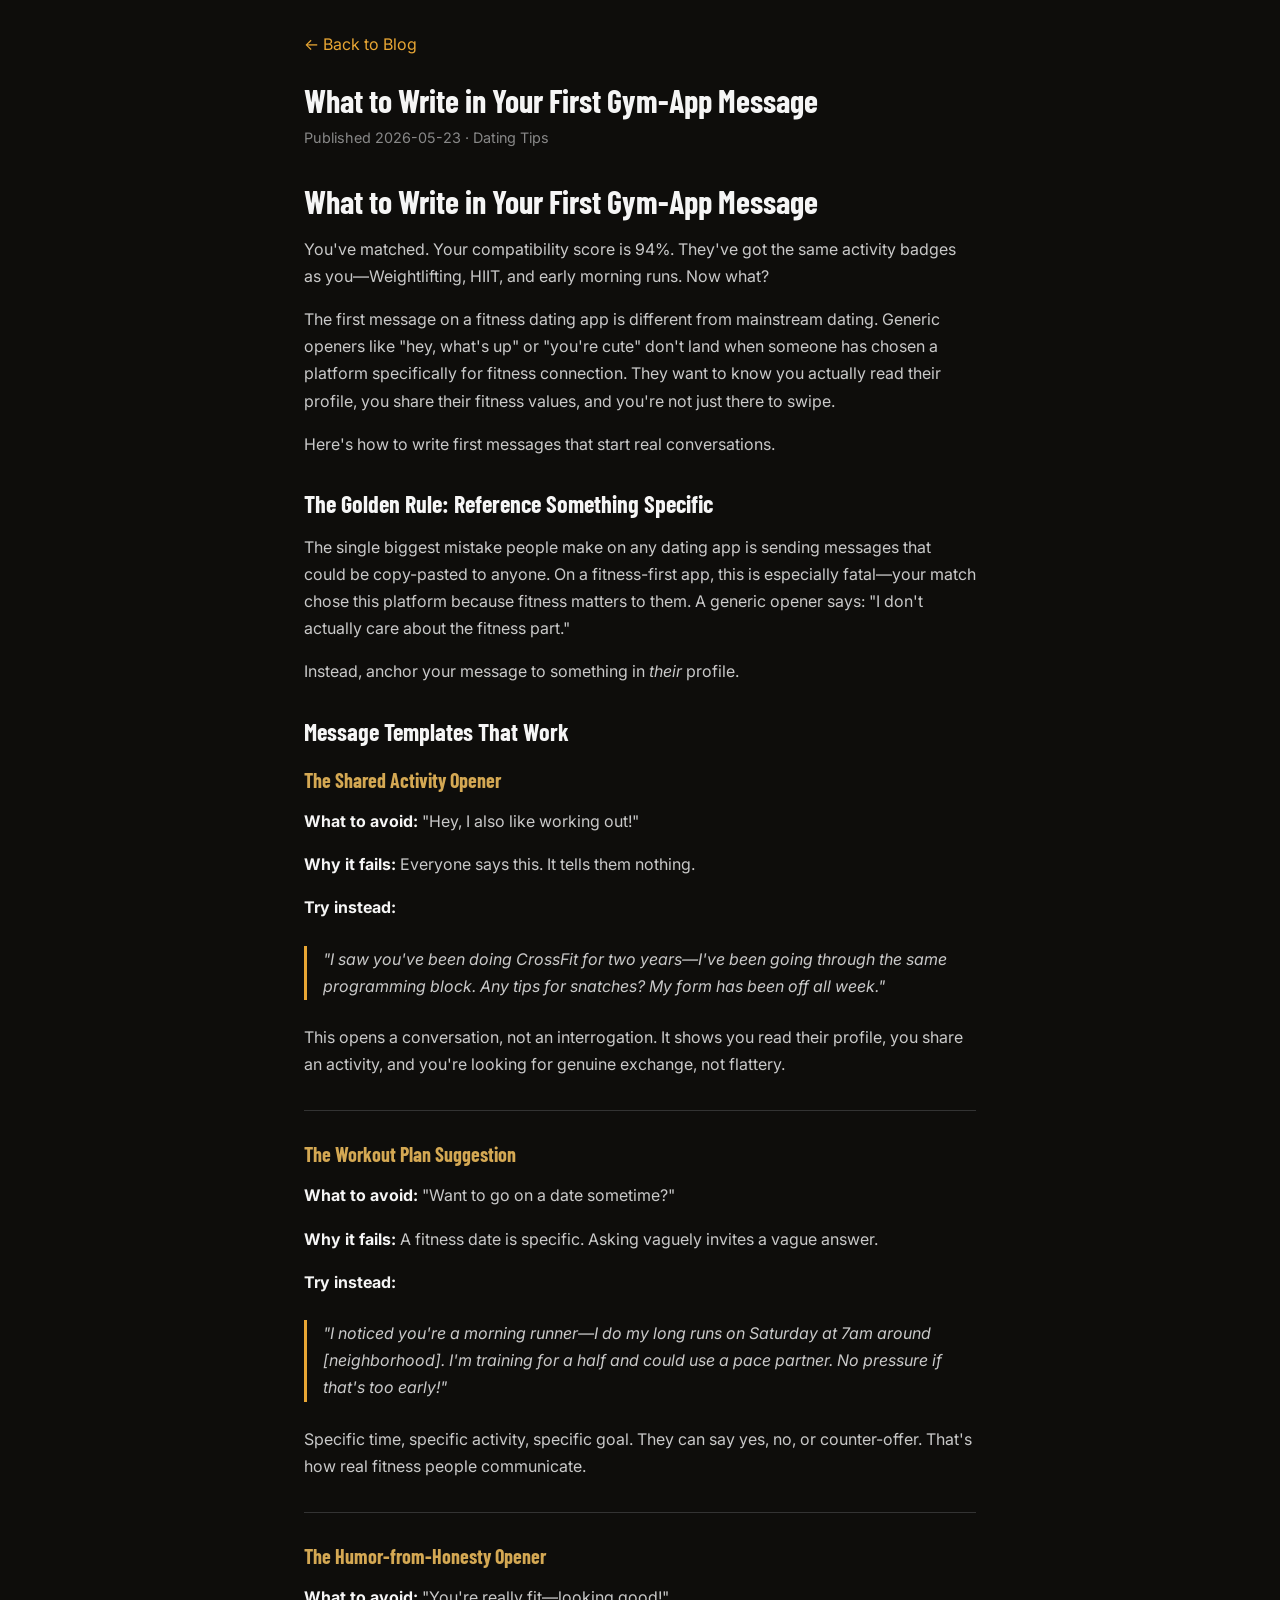
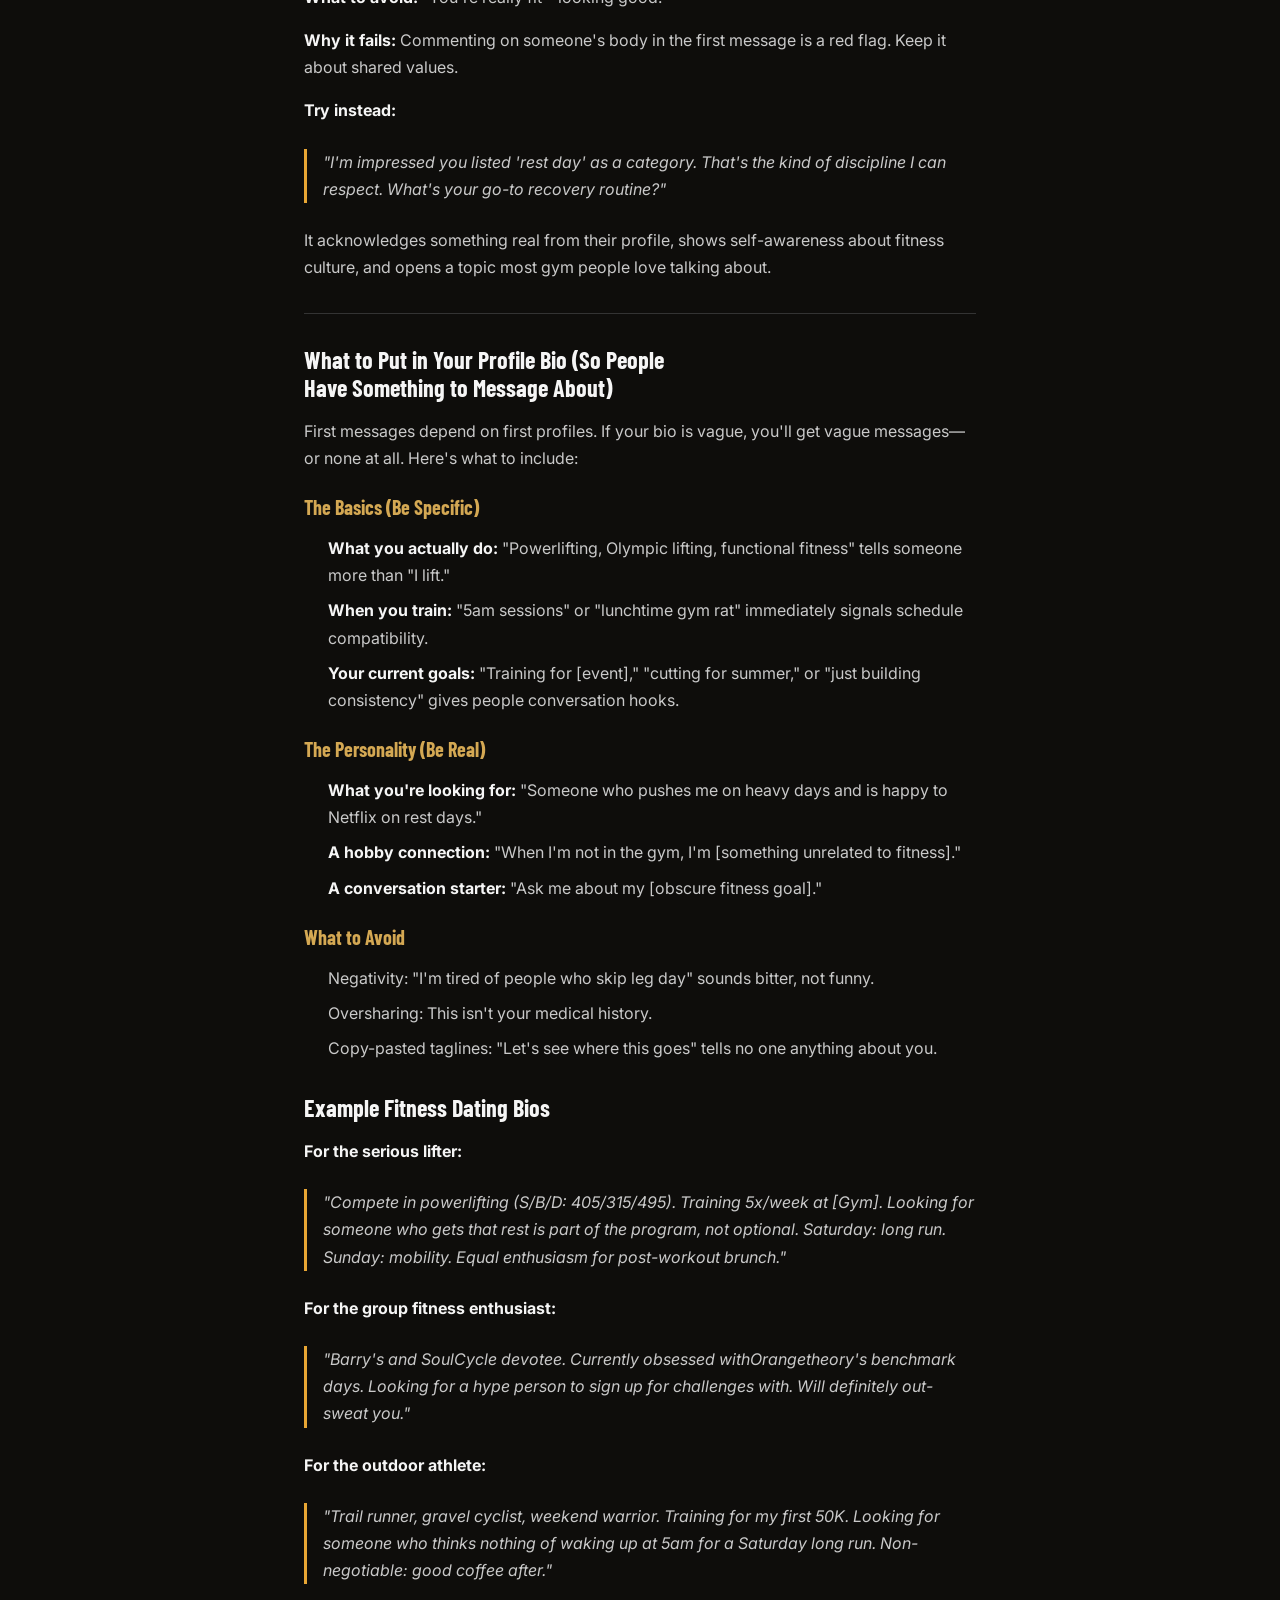
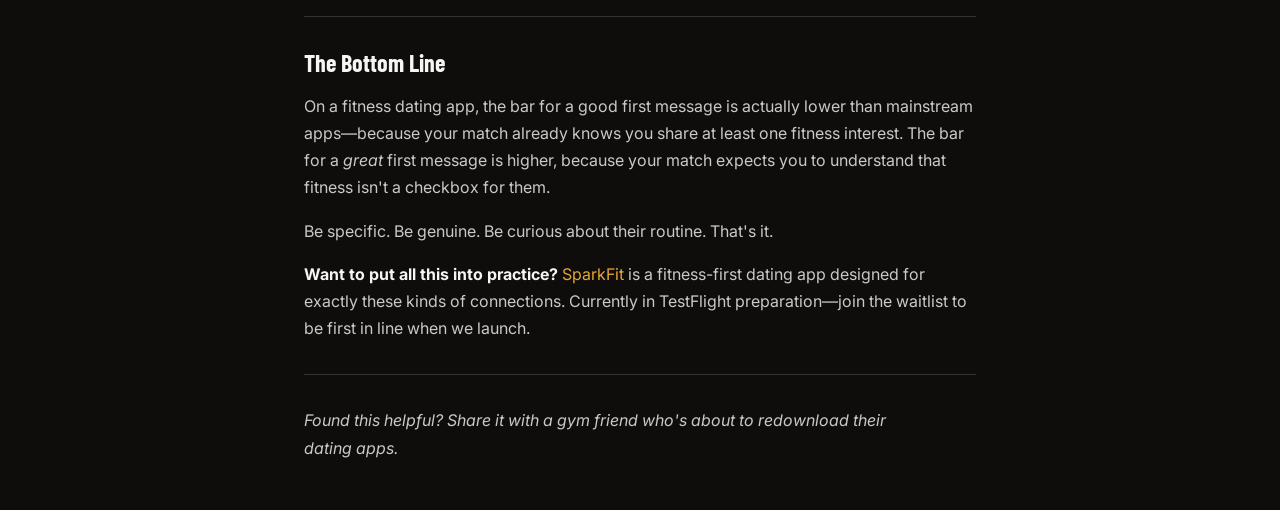
<file: blog/what-to-write-in-your-first-gym-app-message.html>
<!DOCTYPE html>
<html lang="en">
<head>
  <meta charset="UTF-8">
  <meta name="viewport" content="width=device-width, initial-scale=1.0">
  <title>What to Write in Your First Gym-App Message — SPARK Blog</title>
  <meta name="description" content="Practical examples for crafting genuine first messages on fitness dating apps. Learn how to talk about fitness compatibility and stand out from generic openers.">
  <meta name="robots" content="index, follow">
  <meta name="author" content="Gus Digital Solutions">
  <meta name="theme-color" content="#e8a634">
  <meta property="og:site_name" content="SPARK">
  <meta property="og:title" content="What to Write in Your First Gym-App Message — SPARK Blog">
  <meta property="og:description" content="Practical examples for crafting genuine first messages on fitness dating apps. Learn how to talk about fitness compatibility and stand out from generic openers.">
  <meta property="og:type" content="article">
  <meta property="og:url" content="https://sparkfit.app/blog/what-to-write-in-your-first-gym-app-message">
  <meta property="og:image" content="https://sparkfit.app/og-image.svg">
  <meta name="twitter:card" content="summary_large_image">
  <meta name="twitter:site" content="@gustavopsu">
  <meta name="twitter:title" content="What to Write in Your First Gym-App Message — SPARK Blog">
  <meta name="twitter:description" content="Practical examples for crafting genuine first messages on fitness dating apps. Learn how to talk about fitness compatibility and stand out from generic openers.">
  <meta name="twitter:image" content="https://sparkfit.app/og-image.svg">
  <link rel="canonical" href="https://sparkfit.app/blog/what-to-write-in-your-first-gym-app-message">
  <link rel="stylesheet" href="/style.css">
  <link rel="manifest" href="/manifest.json">
  <script type="application/ld+json">
  {
    "@context": "https://schema.org",
    "@type": "BlogPosting",
    "headline": "What to Write in Your First Gym-App Message",
    "description": "Practical examples for crafting genuine first messages on fitness dating apps. Learn how to talk about fitness compatibility and stand out from generic openers.",
    "url": "https://sparkfit.app/blog/what-to-write-in-your-first-gym-app-message",
    "datePublished": "2026-05-23",
    "author": {
      "@type": "Organization",
      "name": "Gus Digital Solutions",
      "url": "https://gusdigitalsolutions.com"
    },
    "publisher": {
      "@type": "Organization",
      "name": "SparkFit",
      "url": "https://sparkfit.app"
    }
  }
  </script>
  <style>
    main { max-width: 720px; margin: 0 auto; padding: 2rem 1.5rem; }
    article { line-height: 1.7; }
    article h1 { font-size: 2rem; margin-bottom: 0.5rem; color: #f5f5f5; }
    article h2 { font-size: 1.5rem; margin: 2rem 0 1rem; color: #f5f5f5; }
    article h3 { font-size: 1.25rem; margin: 1.5rem 0 0.75rem; color: #d4a853; }
    article p { margin: 1rem 0; color: #c9c9c9; }
    article ul, article ol { margin: 1rem 0; padding-left: 1.5rem; color: #c9c9c9; }
    article li { margin: 0.5rem 0; }
    article blockquote { border-left: 3px solid #e8a634; padding-left: 1rem; margin: 1.5rem 0; font-style: italic; color: #a0a0a0; }
    article a { color: #e8a634; text-decoration: none; }
    article a:hover { text-decoration: underline; }
    article strong { color: #f5f5f5; }
    article hr { border: none; border-top: 1px solid #333; margin: 2rem 0; }
    article .meta { color: #888; font-size: 0.9rem; margin-bottom: 2rem; }
    .back-link { display: inline-block; margin-bottom: 1.5rem; color: #e8a634; text-decoration: none; }
    .back-link:hover { text-decoration: underline; }
  </style>
</head>
<body>
  <main>
    <a href="/blog" class="back-link">← Back to Blog</a>
    <article>
      <h1>What to Write in Your First Gym-App Message</h1>
      <div class="meta">Published 2026-05-23 · Dating Tips</div>
      <h1>What to Write in Your First Gym-App Message</h1>
<p>You've matched. Your compatibility score is 94%. They've got the same activity badges as you—Weightlifting, HIIT, and early morning runs. Now what?</p>
<p>The first message on a fitness dating app is different from mainstream dating. Generic openers like "hey, what's up" or "you're cute" don't land when someone has chosen a platform specifically for fitness connection. They want to know you actually read their profile, you share their fitness values, and you're not just there to swipe.</p>
<p>Here's how to write first messages that start real conversations.</p>
<h2>The Golden Rule: Reference Something Specific</h2>
<p>The single biggest mistake people make on any dating app is sending messages that could be copy-pasted to anyone. On a fitness-first app, this is especially fatal—your match chose this platform because fitness matters to them. A generic opener says: "I don't actually care about the fitness part."</p>
<p>Instead, anchor your message to something in <em>their</em> profile.</p>
<h2>Message Templates That Work</h2>
<h3>The Shared Activity Opener</h3>
<p><strong>What to avoid:</strong> "Hey, I also like working out!"</p>
<p><strong>Why it fails:</strong> Everyone says this. It tells them nothing.</p>
<p><strong>Try instead:</strong></p>
<blockquote>
<p>"I saw you've been doing CrossFit for two years—I've been going through the same programming block. Any tips for snatches? My form has been off all week."</p>
</blockquote>
<p>This opens a conversation, not an interrogation. It shows you read their profile, you share an activity, and you're looking for genuine exchange, not flattery.</p>
<hr />
<h3>The Workout Plan Suggestion</h3>
<p><strong>What to avoid:</strong> "Want to go on a date sometime?"</p>
<p><strong>Why it fails:</strong> A fitness date is specific. Asking vaguely invites a vague answer.</p>
<p><strong>Try instead:</strong></p>
<blockquote>
<p>"I noticed you're a morning runner—I do my long runs on Saturday at 7am around [neighborhood]. I'm training for a half and could use a pace partner. No pressure if that's too early!"</p>
</blockquote>
<p>Specific time, specific activity, specific goal. They can say yes, no, or counter-offer. That's how real fitness people communicate.</p>
<hr />
<h3>The Humor-from-Honesty Opener</h3>
<p><strong>What to avoid:</strong> "You're really fit—looking good!"</p>
<p><strong>Why it fails:</strong> Commenting on someone's body in the first message is a red flag. Keep it about shared values.</p>
<p><strong>Try instead:</strong></p>
<blockquote>
<p>"I'm impressed you listed 'rest day' as a category. That's the kind of discipline I can respect. What's your go-to recovery routine?"</p>
</blockquote>
<p>It acknowledges something real from their profile, shows self-awareness about fitness culture, and opens a topic most gym people love talking about.</p>
<hr />
<h2>What to Put in Your Profile Bio (So People Have Something to Message About)</h2>
<p>First messages depend on first profiles. If your bio is vague, you'll get vague messages—or none at all. Here's what to include:</p>
<h3>The Basics (Be Specific)</h3>
<ul>
<li><strong>What you actually do:</strong> "Powerlifting, Olympic lifting, functional fitness" tells someone more than "I lift."</li>
<li><strong>When you train:</strong> "5am sessions" or "lunchtime gym rat" immediately signals schedule compatibility.</li>
<li><strong>Your current goals:</strong> "Training for [event]," "cutting for summer," or "just building consistency" gives people conversation hooks.</li>
</ul>
<h3>The Personality (Be Real)</h3>
<ul>
<li><strong>What you're looking for:</strong> "Someone who pushes me on heavy days and is happy to Netflix on rest days."</li>
<li><strong>A hobby connection:</strong> "When I'm not in the gym, I'm [something unrelated to fitness]."</li>
<li><strong>A conversation starter:</strong> "Ask me about my [obscure fitness goal]."</li>
</ul>
<h3>What to Avoid</h3>
<ul>
<li>Negativity: "I'm tired of people who skip leg day" sounds bitter, not funny.</li>
<li>Oversharing: This isn't your medical history.</li>
<li>Copy-pasted taglines: "Let's see where this goes" tells no one anything about you.</li>
</ul>
<h2>Example Fitness Dating Bios</h2>
<p><strong>For the serious lifter:</strong></p>
<blockquote>
<p>"Compete in powerlifting (S/B/D: 405/315/495). Training 5x/week at [Gym]. Looking for someone who gets that rest is part of the program, not optional. Saturday: long run. Sunday: mobility. Equal enthusiasm for post-workout brunch."</p>
</blockquote>
<p><strong>For the group fitness enthusiast:</strong></p>
<blockquote>
<p>"Barry's and SoulCycle devotee. Currently obsessed withOrangetheory's benchmark days. Looking for a hype person to sign up for challenges with. Will definitely out-sweat you."</p>
</blockquote>
<p><strong>For the outdoor athlete:</strong></p>
<blockquote>
<p>"Trail runner, gravel cyclist, weekend warrior. Training for my first 50K. Looking for someone who thinks nothing of waking up at 5am for a Saturday long run. Non-negotiable: good coffee after."</p>
</blockquote>
<hr />
<h2>The Bottom Line</h2>
<p>On a fitness dating app, the bar for a good first message is actually lower than mainstream apps—because your match already knows you share at least one fitness interest. The bar for a <em>great</em> first message is higher, because your match expects you to understand that fitness isn't a checkbox for them.</p>
<p>Be specific. Be genuine. Be curious about their routine. That's it.</p>
<p><strong>Want to put all this into practice?</strong> <a href="https://sparkfit.app">SparkFit</a> is a fitness-first dating app designed for exactly these kinds of connections. Currently in TestFlight preparation—join the waitlist to be first in line when we launch.</p>
<hr />
<p><em>Found this helpful? Share it with a gym friend who's about to redownload their dating apps.</em></p>
    </article>
  </main>
</body>
</html>
</file>
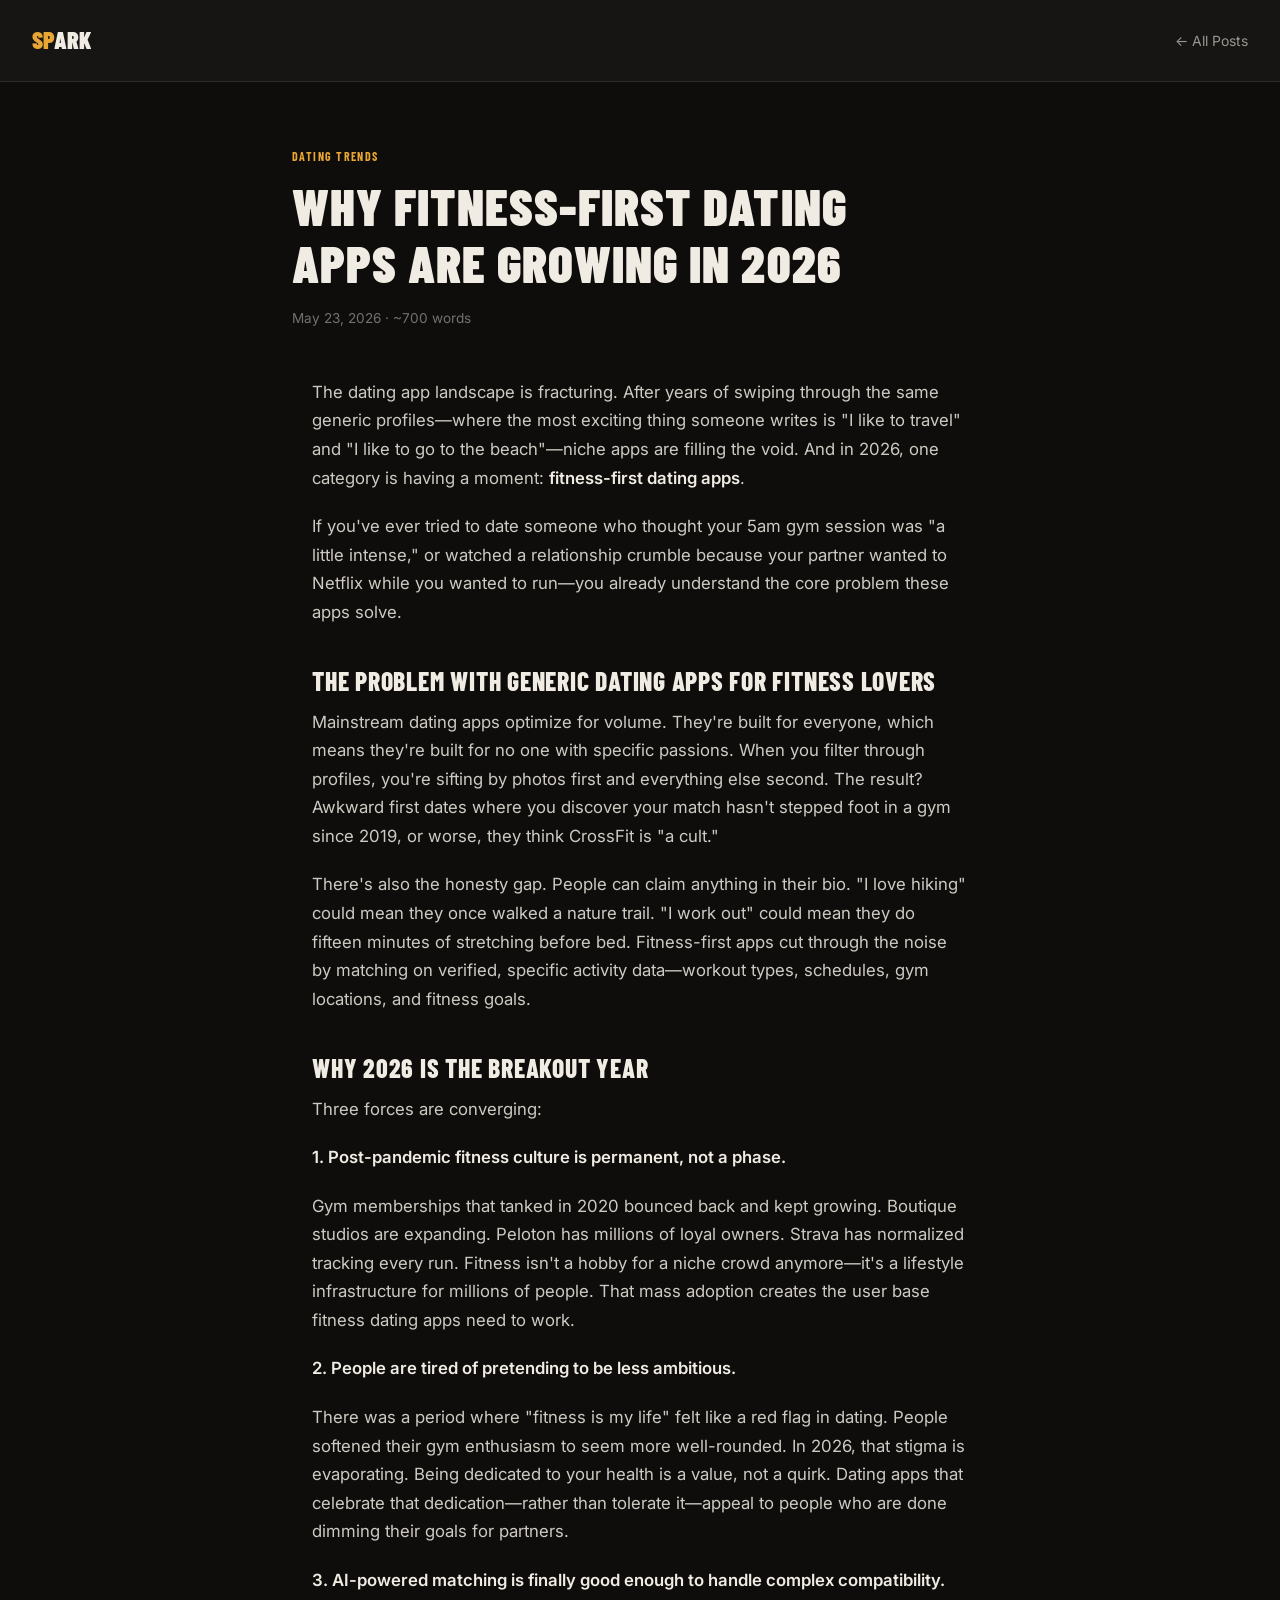
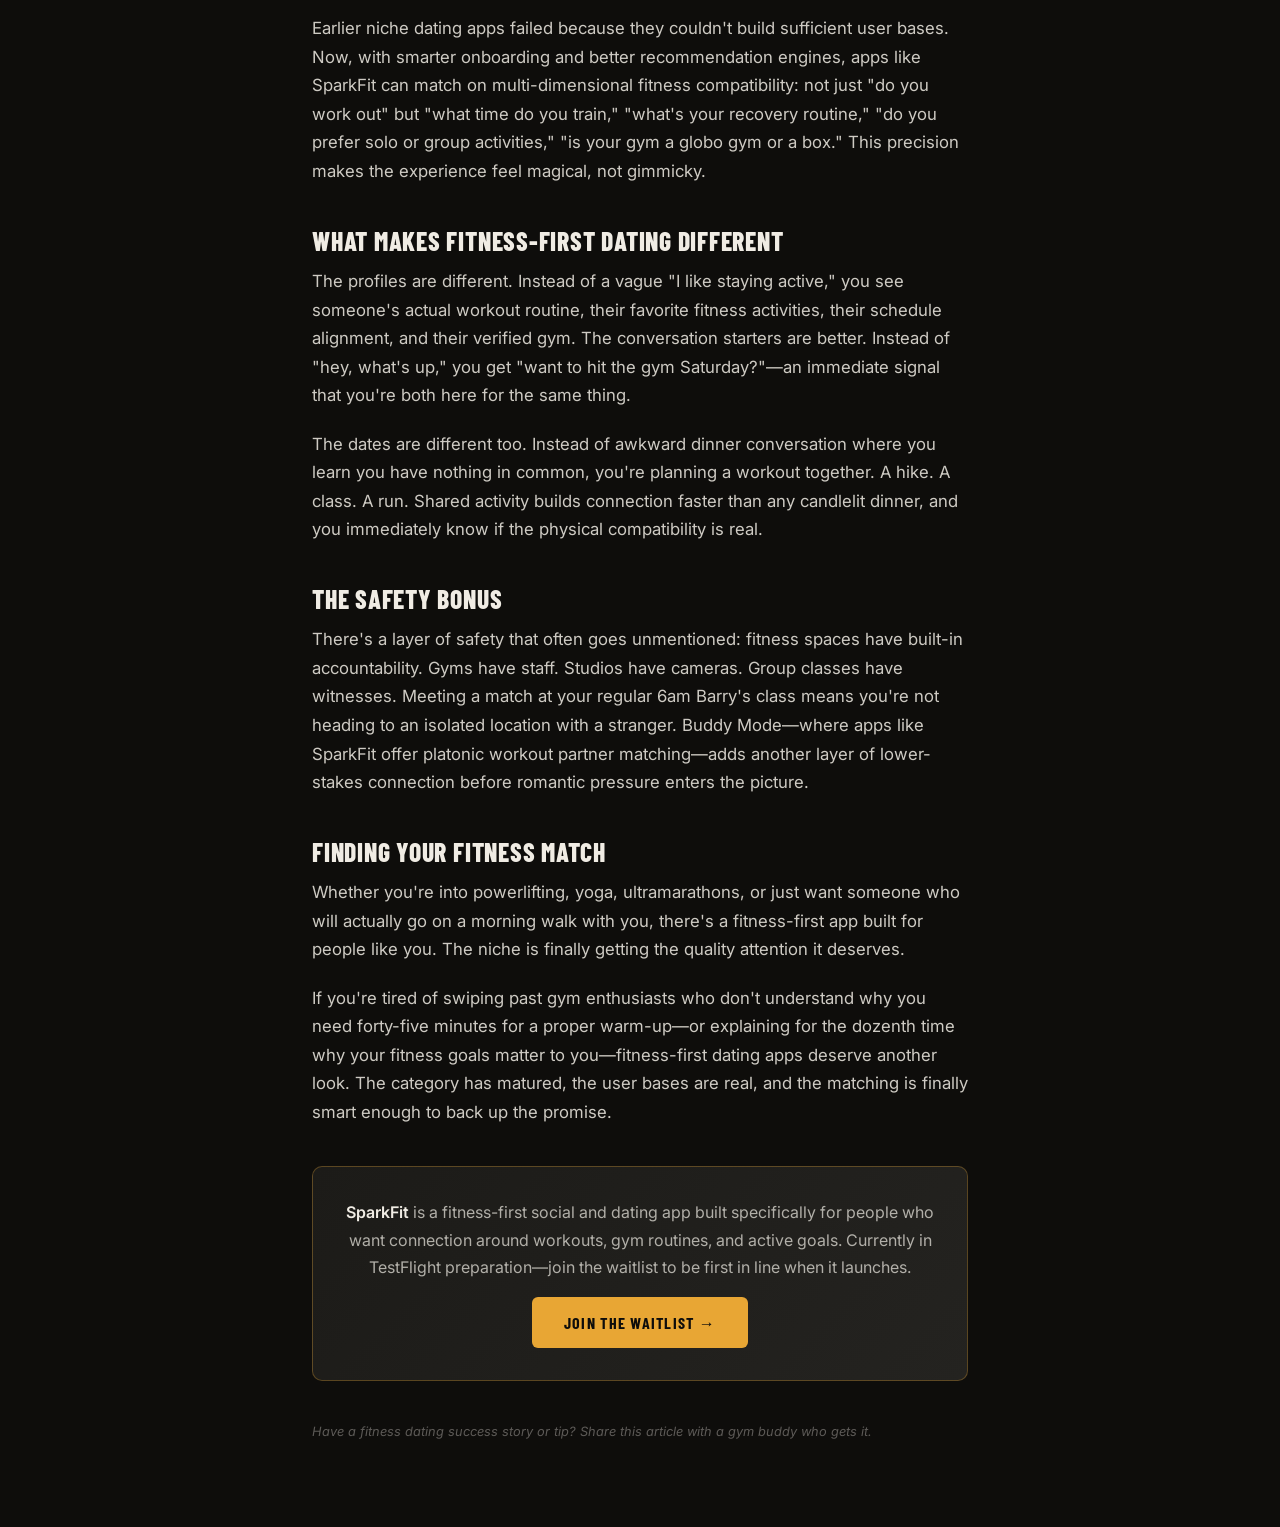
<file: blog/why-fitness-first-dating-apps-are-growing-in-2026.html>
<!DOCTYPE html>
<html lang="en">
<head>
  <meta charset="UTF-8">
  <meta name="viewport" content="width=device-width, initial-scale=1.0">
  <title>Why Fitness-First Dating Apps Are Growing in 2026 | SparkFit Blog</title>
  <meta name="description" content="Discover why fitness dating apps are exploding in popularity in 2026 and how SparkFit connects gym lovers through shared workout passions.">
  <meta name="robots" content="index, follow">
  <meta property="og:site_name" content="SparkFit">
  <meta property="og:title" content="Why Fitness-First Dating Apps Are Growing in 2026">
  <meta property="og:description" content="Discover why fitness dating apps are exploding in popularity in 2026 and how SparkFit connects gym lovers through shared workout passions.">
  <meta property="og:type" content="article">
  <meta property="og:url" content="https://sparkfit.app/blog/why-fitness-first-dating-apps-are-growing-in-2026.html">
  <meta property="og:image" content="https://sparkfit.app/og-image.png">
  <meta property="og:image:width" content="1200">
  <meta property="og:image:height" content="630">
  <meta property="article:published_time" content="2026-05-23">
  <meta property="article:section" content="Dating Trends">
  <meta name="twitter:card" content="summary_large_image">
  <meta name="twitter:title" content="Why Fitness-First Dating Apps Are Growing in 2026">
  <meta name="twitter:description" content="Discover why fitness dating apps are exploding in popularity in 2026.">
  <link rel="canonical" href="https://sparkfit.app/blog/why-fitness-first-dating-apps-are-growing-in-2026.html">
  <link rel="icon" type="image/svg+xml" href="/favicon.svg">
  <link rel="stylesheet" href="/style.css">
  <script type="application/ld+json">
  {
    "@context": "https://schema.org",
    "@type": "BlogPosting",
    "headline": "Why Fitness-First Dating Apps Are Growing in 2026",
    "description": "Discover why fitness dating apps are exploding in popularity in 2026 and how SparkFit connects gym lovers through shared workout passions.",
    "datePublished": "2026-05-23",
    "dateModified": "2026-05-23",
    "author": {
      "@type": "Organization",
      "name": "SparkFit"
    },
    "publisher": {
      "@type": "Organization",
      "name": "Gus Digital Solutions",
      "url": "https://gusdigitalsolutions.com"
    },
    "url": "https://sparkfit.app/blog/why-fitness-first-dating-apps-are-growing-in-2026.html",
    "mainEntityOfPage": {
      "@type": "WebPage",
      "@id": "https://sparkfit.app/blog/why-fitness-first-dating-apps-are-growing-in-2026.html"
    }
  }
  </script>
  <style>
    body { background: #0e0d0b; color: #f0ece4; font-family: 'Inter', sans-serif; margin: 0; line-height: 1.7; }
    .blog-header { background: #161513; border-bottom: 1px solid rgba(240,236,228,0.1); padding: 1.25rem 2rem; display: flex; align-items: center; justify-content: space-between; }
    .blog-header .logo { font-family: 'Barlow Condensed', sans-serif; font-weight: 900; font-size: 1.5rem; color: #e8a634; text-decoration: none; }
    .blog-header .logo span { color: #f0ece4; }
    .blog-header a.back { color: rgba(240,236,228,0.6); font-size: 0.875rem; text-decoration: none; }
    .blog-header a.back:hover { color: #e8a634; }
    .article-hero { padding: 4rem 2rem 2rem; max-width: 760px; margin: 0 auto; }
    .article-hero .category { font-family: 'Barlow Condensed', sans-serif; font-size: 0.75rem; font-weight: 700; text-transform: uppercase; letter-spacing: 0.12em; color: #e8a634; display: block; margin-bottom: 0.75rem; }
    .article-hero h1 { font-family: 'Barlow Condensed', sans-serif; font-size: clamp(2rem, 4vw, 3.2rem); font-weight: 900; color: #f0ece4; line-height: 1.1; margin-bottom: 1rem; text-transform: uppercase; letter-spacing: 0.02em; }
    .article-hero .meta { font-size: 0.85rem; color: rgba(240,236,228,0.45); }
    .article-body { max-width: 720px; margin: 0 auto; padding: 1rem 2rem 4rem; }
    .article-body h2 { font-family: 'Barlow Condensed', sans-serif; font-size: 1.6rem; font-weight: 800; color: #f0ece4; margin: 2.5rem 0 0.75rem; text-transform: uppercase; letter-spacing: 0.03em; }
    .article-body p { color: rgba(240,236,228,0.85); margin-bottom: 1.25rem; font-size: 1.05rem; }
    .article-body strong { color: #f0ece4; font-weight: 600; }
    .article-body em { font-style: italic; }
    .article-body ul, .article-body ol { margin: 0 0 1.25rem 1.5rem; color: rgba(240,236,228,0.85); }
    .article-body li { margin-bottom: 0.5rem; font-size: 1.05rem; }
    .article-body blockquote { border-left: 3px solid #e8a634; padding: 0.75rem 1.25rem; margin: 1.5rem 0; background: rgba(232,166,52,0.06); border-radius: 0 6px 6px 0; }
    .article-body blockquote p { color: rgba(240,236,228,0.9); margin: 0; }
    .article-body a { color: #e8a634; text-decoration: underline; text-underline-offset: 3px; }
    .article-body a:hover { color: #f0b440; }
    .article-body hr { border: none; border-top: 1px solid rgba(240,236,228,0.1); margin: 2rem 0; }
    .article-body .cta { background: linear-gradient(135deg, #1c1b18 0%, #242320 100%); border: 1px solid rgba(232,166,52,0.3); border-radius: 10px; padding: 2rem; text-align: center; margin: 2.5rem 0; }
    .article-body .cta p { color: rgba(240,236,228,0.7); font-size: 1rem; margin-bottom: 1rem; }
    .article-body .cta a { display: inline-block; background: #e8a634; color: #0e0d0b; font-family: 'Barlow Condensed', sans-serif; font-weight: 700; font-size: 1rem; text-transform: uppercase; letter-spacing: 0.08em; padding: 0.75rem 2rem; border-radius: 6px; text-decoration: none; }
    .article-body .cta a:hover { background: #f0b440; }
    .article-body .disclaimer { font-size: 0.8rem; color: rgba(240,236,228,0.35); margin-top: 2rem; font-style: italic; }
  </style>
</head>
<body>
  <header class="blog-header">
    <a href="https://sparkfit.app" class="logo">SP<span>ARK</span></a>
    <a href="/blog/" class="back">← All Posts</a>
  </header>

  <article>
    <div class="article-hero">
      <span class="category">Dating Trends</span>
      <h1>Why Fitness-First Dating Apps Are Growing in 2026</h1>
      <div class="meta">May 23, 2026 · ~700 words</div>
    </div>

    <div class="article-body">
      <p>The dating app landscape is fracturing. After years of swiping through the same generic profiles—where the most exciting thing someone writes is "I like to travel" and "I like to go to the beach"—niche apps are filling the void. And in 2026, one category is having a moment: <strong>fitness-first dating apps</strong>.</p>

      <p>If you've ever tried to date someone who thought your 5am gym session was "a little intense," or watched a relationship crumble because your partner wanted to Netflix while you wanted to run—you already understand the core problem these apps solve.</p>

      <h2>The Problem with Generic Dating Apps for Fitness Lovers</h2>

      <p>Mainstream dating apps optimize for volume. They're built for everyone, which means they're built for no one with specific passions. When you filter through profiles, you're sifting by photos first and everything else second. The result? Awkward first dates where you discover your match hasn't stepped foot in a gym since 2019, or worse, they think CrossFit is "a cult."</p>

      <p>There's also the honesty gap. People can claim anything in their bio. "I love hiking" could mean they once walked a nature trail. "I work out" could mean they do fifteen minutes of stretching before bed. Fitness-first apps cut through the noise by matching on verified, specific activity data—workout types, schedules, gym locations, and fitness goals.</p>

      <h2>Why 2026 Is the Breakout Year</h2>

      <p>Three forces are converging:</p>

      <p><strong>1. Post-pandemic fitness culture is permanent, not a phase.</strong></p>

      <p>Gym memberships that tanked in 2020 bounced back and kept growing. Boutique studios are expanding. Peloton has millions of loyal owners. Strava has normalized tracking every run. Fitness isn't a hobby for a niche crowd anymore—it's a lifestyle infrastructure for millions of people. That mass adoption creates the user base fitness dating apps need to work.</p>

      <p><strong>2. People are tired of pretending to be less ambitious.</strong></p>

      <p>There was a period where "fitness is my life" felt like a red flag in dating. People softened their gym enthusiasm to seem more well-rounded. In 2026, that stigma is evaporating. Being dedicated to your health is a value, not a quirk. Dating apps that celebrate that dedication—rather than tolerate it—appeal to people who are done dimming their goals for partners.</p>

      <p><strong>3. AI-powered matching is finally good enough to handle complex compatibility.</strong></p>

      <p>Earlier niche dating apps failed because they couldn't build sufficient user bases. Now, with smarter onboarding and better recommendation engines, apps like SparkFit can match on multi-dimensional fitness compatibility: not just "do you work out" but "what time do you train," "what's your recovery routine," "do you prefer solo or group activities," "is your gym a globo gym or a box." This precision makes the experience feel magical, not gimmicky.</p>

      <h2>What Makes Fitness-First Dating Different</h2>

      <p>The profiles are different. Instead of a vague "I like staying active," you see someone's actual workout routine, their favorite fitness activities, their schedule alignment, and their verified gym. The conversation starters are better. Instead of "hey, what's up," you get "want to hit the gym Saturday?"—an immediate signal that you're both here for the same thing.</p>

      <p>The dates are different too. Instead of awkward dinner conversation where you learn you have nothing in common, you're planning a workout together. A hike. A class. A run. Shared activity builds connection faster than any candlelit dinner, and you immediately know if the physical compatibility is real.</p>

      <h2>The Safety Bonus</h2>

      <p>There's a layer of safety that often goes unmentioned: fitness spaces have built-in accountability. Gyms have staff. Studios have cameras. Group classes have witnesses. Meeting a match at your regular 6am Barry's class means you're not heading to an isolated location with a stranger. Buddy Mode—where apps like SparkFit offer platonic workout partner matching—adds another layer of lower-stakes connection before romantic pressure enters the picture.</p>

      <h2>Finding Your Fitness Match</h2>

      <p>Whether you're into powerlifting, yoga, ultramarathons, or just want someone who will actually go on a morning walk with you, there's a fitness-first app built for people like you. The niche is finally getting the quality attention it deserves.</p>

      <p>If you're tired of swiping past gym enthusiasts who don't understand why you need forty-five minutes for a proper warm-up—or explaining for the dozenth time why your fitness goals matter to you—fitness-first dating apps deserve another look. The category has matured, the user bases are real, and the matching is finally smart enough to back up the promise.</p>

      <div class="cta">
        <p><strong>SparkFit</strong> is a fitness-first social and dating app built specifically for people who want connection around workouts, gym routines, and active goals. Currently in TestFlight preparation—join the waitlist to be first in line when it launches.</p>
        <a href="https://sparkfit.app">Join the Waitlist →</a>
      </div>

      <p class="disclaimer">Have a fitness dating success story or tip? Share this article with a gym buddy who gets it.</p>
    </div>
  </article>
</body>
</html>
</file>
<file: style.css>
/* ============================================================
   SPARK Enterprise v8.0 (App v5.3.0) — Design System & Styles
   Premium dark-themed fitness dating app landing page
   ============================================================ */

@import url('https://fonts.googleapis.com/css2?family=Barlow+Condensed:wght@400;500;600;700;800;900&family=Inter:wght@300;400;500;600;700&display=swap');

/* ---------- Design Tokens ---------- */
:root {
  --bg:             #0e0d0b;
  --bg-elevated:    #161513;
  --bg-surface:     #1c1b18;
  --bg-surface-2:   #242320;
  --bg-surface-3:   #2c2b27;
  --gold:           #e8a634;
  --gold-dim:       #c48a28;
  --gold-glow:      rgba(232, 166, 52, 0.15);
  --gold-glow-strong: rgba(232, 166, 52, 0.25);
  --spark-red:      #e85c4a;
  --spark-red-dim:  #c44a3a;
  --spark-red-glow: rgba(232, 92, 74, 0.12);
  --buddy-teal:     #3bb8a8;
  --buddy-teal-dim: #2f9488;
  --buddy-teal-glow:rgba(59, 184, 168, 0.12);
  --community-purple:#9b72e8;
  --community-purple-dim:#7d5cc0;
  --community-purple-glow:rgba(155, 114, 232, 0.12);
  --text-primary:   #f0ece4;
  --text-secondary: rgba(240, 236, 228, 0.72);
  --text-tertiary:  rgba(240, 236, 228, 0.44);
  --text-faint:     rgba(240, 236, 228, 0.24);
  --border-subtle:  rgba(240, 236, 228, 0.06);
  --border-default: rgba(240, 236, 228, 0.10);
  --border-strong:  rgba(240, 236, 228, 0.18);
  --text-xs:   clamp(0.6875rem, 0.65rem + 0.15vw, 0.75rem);
  --text-sm:   clamp(0.8125rem, 0.78rem + 0.15vw, 0.875rem);
  --text-base: clamp(0.9375rem, 0.9rem + 0.2vw, 1rem);
  --text-lg:   clamp(1.125rem, 1rem + 0.5vw, 1.375rem);
  --text-xl:   clamp(1.375rem, 1.1rem + 1vw, 2rem);
  --text-2xl:  clamp(1.75rem, 1.2rem + 2vw, 3rem);
  --text-3xl:  clamp(2.25rem, 1rem + 4vw, 4.5rem);
  --font-display: 'Barlow Condensed', sans-serif;
  --font-body: 'Inter', sans-serif;
  --ease-golden: cubic-bezier(0.16, 1, 0.3, 1);
  --ease-in: cubic-bezier(0.4, 0, 1, 1);
  --transition-interactive: 180ms cubic-bezier(0.16, 1, 0.3, 1);
  --radius-sm: 0.375rem;
  --radius-md: 0.625rem;
  --radius-lg: 1rem;
  --radius-xl: 1.5rem;
  --shadow-sm: 0 1px 3px rgba(0,0,0,0.25);
  --shadow-md: 0 4px 16px rgba(0,0,0,0.3);
  --shadow-lg: 0 12px 40px rgba(0,0,0,0.4);
}

/* ---------- Light Mode ---------- */
[data-theme="light"] {
  --bg:             #f7f5f0;
  --bg-elevated:    #ffffff;
  --bg-surface:     #f0ede6;
  --bg-surface-2:   #e8e5de;
  --bg-surface-3:   #dfdcd5;
  --text-primary:   #1a1814;
  --text-secondary: rgba(26, 24, 20, 0.68);
  --text-tertiary:  rgba(26, 24, 20, 0.44);
  --text-faint:     rgba(26, 24, 20, 0.22);
  --border-subtle:  rgba(26, 24, 20, 0.06);
  --border-default: rgba(26, 24, 20, 0.12);
  --border-strong:  rgba(26, 24, 20, 0.22);
  --shadow-sm: 0 1px 3px rgba(0,0,0,0.08);
  --shadow-md: 0 4px 16px rgba(0,0,0,0.1);
  --shadow-lg: 0 12px 40px rgba(0,0,0,0.14);
}

/* ---------- Reset ---------- */
*, *::before, *::after { box-sizing: border-box; margin: 0; padding: 0; }
html { scroll-behavior: smooth; scroll-padding-top: 5rem; -webkit-font-smoothing: antialiased; text-size-adjust: none; }
body { font-family: var(--font-body); font-size: var(--text-base); line-height: 1.6; color: var(--text-primary); background: var(--bg); overflow-x: hidden; }
img, svg, video, canvas { display: block; max-width: 100%; }
button { cursor: pointer; background: none; border: none; font: inherit; color: inherit; }
a { color: inherit; text-decoration: none; }
ul { list-style: none; }
h1,h2,h3,h4,h5,h6 { font-family: var(--font-display); line-height: 1.15; text-wrap: balance; }
p { text-wrap: pretty; max-width: 72ch; }
input, textarea, select { font: inherit; color: inherit; }

.sr-only { position: absolute; width: 1px; height: 1px; padding: 0; margin: -1px; overflow: hidden; clip: rect(0,0,0,0); white-space: nowrap; border-width: 0; }

@media (prefers-reduced-motion: reduce) {
  *, *::before, *::after {
    animation-duration: 0.01ms !important;
    animation-iteration-count: 1 !important;
    transition-duration: 0.01ms !important;
    scroll-behavior: auto !important;
  }
}

/* ---------- Layout ---------- */
.container { width: 100%; max-width: 1200px; margin: 0 auto; padding: 0 clamp(1rem, 3vw, 2rem); }
.text-center { text-align: center; }
section { padding: clamp(3rem, 6vw, 6rem) 0; }

/* ---------- Skip Link ---------- */
.skip-link { position: absolute; top: -100%; left: 1rem; background: var(--gold); color: #0e0d0b; padding: 0.5rem 1rem; border-radius: var(--radius-sm); font-weight: 600; z-index: 10000; }
.skip-link:focus { top: 0.5rem; }

/* ---------- Section Headers ---------- */
.section-label { font-family: var(--font-display); font-size: var(--text-sm); font-weight: 700; text-transform: uppercase; letter-spacing: 0.15em; color: var(--gold); margin-bottom: 0.75rem; }
.section-title { font-size: var(--text-2xl); font-weight: 800; text-transform: uppercase; letter-spacing: 0.02em; margin-bottom: 1rem; }
.section-subtitle { font-size: var(--text-base); color: var(--text-secondary); max-width: 600px; margin: 0 auto; }
.section-header { margin-bottom: clamp(2rem, 4vw, 3.5rem); }

/* ---------- Buttons ---------- */
.btn { display: inline-flex; align-items: center; gap: 0.5rem; font-family: var(--font-display); font-weight: 700; font-size: var(--text-sm); text-transform: uppercase; letter-spacing: 0.08em; padding: 0.75rem 1.75rem; border-radius: var(--radius-md); transition: all var(--transition-interactive); white-space: nowrap; }
.btn--primary { background: var(--gold); color: #0e0d0b; }
.btn--primary:hover { background: #f0b440; transform: translateY(-1px); box-shadow: 0 4px 20px var(--gold-glow-strong); }
.btn--primary:active { transform: translateY(0); }
.btn--outline { border: 1.5px solid var(--border-strong); color: var(--text-primary); }
.btn--outline:hover { border-color: var(--gold); color: var(--gold); transform: translateY(-1px); }
.btn--sm { padding: 0.5rem 1.25rem; font-size: var(--text-xs); }
.btn--lg { padding: 1rem 2.25rem; font-size: var(--text-sm); }
.btn--block { width: 100%; justify-content: center; }

/* ---------- Tags ---------- */
.tag { display: inline-block; font-size: 0.65rem; font-weight: 700; text-transform: uppercase; letter-spacing: 0.1em; padding: 0.2rem 0.5rem; border-radius: var(--radius-sm); }
.tag--gold { background: var(--gold-glow); color: var(--gold); }
.tag--teal { background: var(--buddy-teal-glow); color: var(--buddy-teal); }
.tag--purple { background: var(--community-purple-glow); color: var(--community-purple); }

/* ---------- Navigation ---------- */
.nav { position: fixed; top: 0; left: 0; right: 0; z-index: 1000; padding: 0.75rem 0; transition: background 0.3s, box-shadow 0.3s, backdrop-filter 0.3s; }
.nav.scrolled { background: rgba(14, 13, 11, 0.85); backdrop-filter: blur(20px) saturate(1.5); box-shadow: 0 1px 0 var(--border-subtle); }
[data-theme="light"] .nav.scrolled { background: rgba(247, 245, 240, 0.88); }
.nav__inner { display: flex; align-items: center; justify-content: space-between; gap: 2rem; }
.nav__logo { flex-shrink: 0; }
.nav__links { display: flex; gap: 1.75rem; }
.nav__links a { font-family: var(--font-display); font-size: var(--text-sm); font-weight: 600; text-transform: uppercase; letter-spacing: 0.06em; color: var(--text-secondary); transition: color var(--transition-interactive); }
.nav__links a:hover { color: var(--gold); }
.nav__actions { display: flex; align-items: center; gap: 0.75rem; }
.nav__theme-btn { width: 36px; height: 36px; display: flex; align-items: center; justify-content: center; border-radius: 50%; color: var(--text-secondary); transition: color var(--transition-interactive), background var(--transition-interactive); }
.nav__theme-btn:hover { color: var(--gold); background: var(--gold-glow); }

.hamburger { display: none; flex-direction: column; gap: 5px; width: 28px; padding: 4px 0; }
.hamburger span { display: block; height: 2px; background: var(--text-primary); border-radius: 2px; transition: all 0.3s var(--ease-golden); }
.hamburger.active span:nth-child(1) { transform: rotate(45deg) translate(5px, 5px); }
.hamburger.active span:nth-child(2) { opacity: 0; }
.hamburger.active span:nth-child(3) { transform: rotate(-45deg) translate(5px, -5px); }

.mobile-nav { display: none; position: fixed; top: 0; left: 0; right: 0; bottom: 0; background: var(--bg); z-index: 999; flex-direction: column; align-items: center; justify-content: center; gap: 2rem; opacity: 0; pointer-events: none; transition: opacity 0.3s; }
.mobile-nav.open { display: flex; opacity: 1; pointer-events: all; }
.mobile-nav a { font-family: var(--font-display); font-size: var(--text-xl); font-weight: 700; text-transform: uppercase; letter-spacing: 0.08em; color: var(--text-primary); }

@media (max-width: 900px) {
  .nav__links, .nav__actions .btn { display: none; }
  .hamburger { display: flex; }
}

/* ---------- Scroll Reveal ---------- */
.js-reveal-ready .reveal { opacity: 0; transform: translateY(16px); transition: opacity 0.6s var(--ease-golden), transform 0.6s var(--ease-golden); }
.js-reveal-ready .reveal.visible { opacity: 1; transform: translateY(0); }
.js-reveal-ready .stagger-item { opacity: 0; transform: translateY(16px); transition: opacity 0.5s var(--ease-golden), transform 0.5s var(--ease-golden); }
.js-reveal-ready .stagger-item.visible { opacity: 1; transform: translateY(0); }

/* ---------- Text Gradient ---------- */
.text-gradient { background: linear-gradient(135deg, var(--gold), var(--spark-red)); -webkit-background-clip: text; -webkit-text-fill-color: transparent; background-clip: text; }

/* ============================================================
   HERO
   ============================================================ */
.hero { position: relative; min-height: 100vh; display: flex; align-items: center; padding-top: 5rem; overflow: hidden; }
#heroCanvas { position: absolute; inset: 0; width: 100%; height: 100%; z-index: 0; pointer-events: none; }
.hero__inner { position: relative; z-index: 1; display: grid; grid-template-columns: 1fr 1fr; align-items: center; gap: 3rem; }
.hero__label { font-family: var(--font-display); font-weight: 700; text-transform: uppercase; letter-spacing: 0.15em; color: var(--gold); font-size: var(--text-sm); margin-bottom: 1rem; }
.hero__title { font-size: var(--text-3xl); font-weight: 900; text-transform: uppercase; letter-spacing: 0.02em; line-height: 1.05; margin-bottom: 1.5rem; }
.hero__subtitle { font-size: var(--text-base); color: var(--text-secondary); line-height: 1.7; margin-bottom: 2rem; max-width: 520px; }
.hero__ctas { display: flex; gap: 1rem; flex-wrap: wrap; margin-bottom: 2rem; }
.hero__proof { display: flex; align-items: center; gap: 0.75rem; }
.hero__proof p { font-size: var(--text-sm); color: var(--text-secondary); }
.hero__avatars { display: flex; }
.hero__avatar { width: 32px; height: 32px; border-radius: 50%; display: flex; align-items: center; justify-content: center; font-size: 0.65rem; font-weight: 700; color: #fff; margin-right: -8px; border: 2px solid var(--bg); }

/* 3D Phone */
.hero__phone-wrapper { display: flex; justify-content: center; perspective: 1200px; }
.phone-3d { position: relative; transform-style: preserve-3d; }
.phone-3d__device { width: 260px; height: 520px; background: #1a1a1a; border-radius: 36px; border: 3px solid #333; box-shadow: 0 20px 60px rgba(0,0,0,0.5), inset 0 0 0 1px rgba(255,255,255,0.05); overflow: hidden; position: relative; transform: rotateY(-8deg) rotateX(2deg); transition: transform 0.8s var(--ease-golden); }
.phone-3d:hover .phone-3d__device { transform: rotateY(0deg) rotateX(0deg); }
.phone-3d__screen { width: 100%; height: 100%; position: relative; overflow: hidden; background: var(--bg-surface); border-radius: 33px; }
.phone-3d__slide { position: absolute; inset: 0; opacity: 0; transition: opacity 0.6s var(--ease-golden); }
.phone-3d__slide--active { opacity: 1; }

/* Phone screen content */
.phone-screen { height: 100%; display: flex; flex-direction: column; padding: 2.5rem 1.25rem 1.25rem; }
.phone-screen__header { display: flex; justify-content: space-between; align-items: center; margin-bottom: 1rem; }
.phone-screen__logo { font-family: var(--font-display); font-weight: 800; font-size: 1.1rem; color: var(--gold); text-transform: uppercase; letter-spacing: 0.05em; }
.phone-screen__icon { color: var(--text-secondary); font-size: 0.9rem; }
.phone-screen__card { flex: 1; display: flex; flex-direction: column; align-items: center; justify-content: center; gap: 0.5rem; }
.phone-screen__avatar { width: 80px; height: 80px; border-radius: 50%; display: flex; align-items: center; justify-content: center; font-size: 1.5rem; font-weight: 700; color: #fff; margin-bottom: 0.5rem; }
.phone-screen__card h4 { font-family: var(--font-display); font-weight: 700; font-size: 1.1rem; }
.phone-screen__card p { font-size: 0.75rem; color: var(--text-secondary); }
.phone-screen__tags { display: flex; gap: 0.35rem; margin-top: 0.5rem; }
.phone-screen__actions { display: flex; justify-content: center; gap: 1rem; padding: 1rem 0; }
.phone-btn { width: 44px; height: 44px; border-radius: 50%; display: flex; align-items: center; justify-content: center; font-size: 1rem; border: 2px solid var(--border-default); color: var(--text-secondary); transition: all var(--transition-interactive); }
.phone-btn--skip:hover { border-color: var(--spark-red); color: var(--spark-red); }
.phone-btn--like:hover { border-color: var(--buddy-teal); color: var(--buddy-teal); }
.phone-btn--super:hover { border-color: var(--gold); color: var(--gold); }

.phone-screen--match { align-items: center; justify-content: center; background: radial-gradient(ellipse at center, rgba(232,92,74,0.15) 0%, transparent 70%); }
.phone-screen__match-anim { text-align: center; }
.phone-screen__match-anim i { font-size: 2.5rem; color: var(--spark-red); margin-bottom: 0.75rem; display: block; }
.phone-screen__match-anim h4 { font-family: var(--font-display); font-size: 1.5rem; font-weight: 800; text-transform: uppercase; margin-bottom: 0.5rem; }
.phone-screen__match-anim p { font-size: 0.8rem; color: var(--text-secondary); margin-bottom: 1rem; }
.phone-screen__match-avatars { display: flex; align-items: center; justify-content: center; gap: 0.75rem; }
.phone-screen__avatar-sm { width: 48px; height: 48px; border-radius: 50%; display: flex; align-items: center; justify-content: center; font-weight: 700; color: #fff; font-size: 0.9rem; }
.phone-screen__heart { color: var(--spark-red); font-size: 1.2rem; animation: pulse-heart 1.2s ease-in-out infinite; }
@keyframes pulse-heart { 0%,100% { transform: scale(1); } 50% { transform: scale(1.2); } }

.phone-screen--chat .phone-screen__messages { flex: 1; display: flex; flex-direction: column; gap: 0.5rem; justify-content: flex-end; padding-bottom: 1rem; }
.msg { max-width: 80%; padding: 0.5rem 0.75rem; border-radius: 12px; font-size: 0.75rem; line-height: 1.4; }
.msg--them { background: var(--bg-surface-2); align-self: flex-start; border-bottom-left-radius: 4px; }
.msg--me { background: var(--gold); color: #0e0d0b; align-self: flex-end; border-bottom-right-radius: 4px; }

/* Phone floating labels */
.phone-3d__labels { position: absolute; inset: 0; pointer-events: none; }
.phone-3d__label { position: absolute; background: var(--bg-surface); border: 1px solid var(--border-default); padding: 0.4rem 0.75rem; border-radius: var(--radius-md); font-size: 0.7rem; font-weight: 600; color: var(--text-primary); white-space: nowrap; box-shadow: var(--shadow-md); }
.phone-3d__label i { color: var(--gold); margin-right: 0.3rem; }
.phone-3d__label--1 { top: 15%; left: -110%; }
.phone-3d__label--2 { top: 45%; right: -110%; }
.phone-3d__label--3 { bottom: 20%; left: -100%; }

@media (max-width: 768px) {
  .hero__inner { grid-template-columns: 1fr; text-align: center; }
  .hero__subtitle { margin-left: auto; margin-right: auto; }
  .hero__ctas { justify-content: center; }
  .hero__proof { justify-content: center; }
  .phone-3d__label { display: none; }
  .phone-3d__device { width: 220px; height: 440px; transform: none; }
}

/* ============================================================
   STATS
   ============================================================ */
.stats { padding: 2.5rem 0; border-top: 1px solid var(--border-subtle); border-bottom: 1px solid var(--border-subtle); }
.stats__grid { display: grid; grid-template-columns: repeat(4, 1fr); gap: 2rem; text-align: center; }
.stat__number { font-family: var(--font-display); font-size: var(--text-xl); font-weight: 800; color: var(--gold); display: block; }
.stat__label { font-size: var(--text-xs); color: var(--text-tertiary); text-transform: uppercase; letter-spacing: 0.1em; }
@media (max-width: 600px) { .stats__grid { grid-template-columns: repeat(2, 1fr); } }

/* ============================================================
   HOW IT WORKS
   ============================================================ */
.how__grid { display: grid; grid-template-columns: repeat(3, 1fr); gap: 2rem; }
.how-card { background: var(--bg-surface); border: 1px solid var(--border-subtle); border-radius: var(--radius-lg); padding: 2rem; text-align: center; position: relative; transition: border-color var(--transition-interactive), box-shadow var(--transition-interactive); }
.how-card:hover { border-color: var(--gold-glow); box-shadow: 0 0 30px var(--gold-glow); }
.how-card__icon { font-size: 1.75rem; color: var(--gold); margin-bottom: 1rem; }
.how-card__step { position: absolute; top: 1rem; right: 1rem; font-family: var(--font-display); font-size: 2.5rem; font-weight: 900; color: var(--text-faint); line-height: 1; }
.how-card__title { font-size: var(--text-lg); font-weight: 700; margin-bottom: 0.75rem; }
.how-card__text { font-size: var(--text-sm); color: var(--text-secondary); line-height: 1.7; }
@media (max-width: 768px) { .how__grid { grid-template-columns: 1fr; } }

/* ============================================================
   FEATURES TABS
   ============================================================ */
.features-section { background: var(--bg-elevated); }
.features__tabs { display: flex; justify-content: center; gap: 0.5rem; flex-wrap: wrap; margin-bottom: 2.5rem; }
.features__tab { font-family: var(--font-display); font-size: var(--text-sm); font-weight: 600; text-transform: uppercase; letter-spacing: 0.08em; padding: 0.6rem 1.5rem; border-radius: var(--radius-md); border: 1px solid var(--border-default); color: var(--text-secondary); transition: all var(--transition-interactive); }
.features__tab.active, .features__tab:hover { background: var(--gold); color: #0e0d0b; border-color: var(--gold); }
.features__panel { display: none; }
.features__panel.active { display: block; }
.features__panel-grid { display: grid; grid-template-columns: repeat(2, 1fr); gap: 1.5rem; }
.feature-item { display: flex; gap: 1rem; padding: 1.5rem; background: var(--bg-surface); border: 1px solid var(--border-subtle); border-radius: var(--radius-md); transition: border-color var(--transition-interactive); }
.feature-item:hover { border-color: var(--gold-glow); }
.feature-item__icon { font-size: 1.25rem; color: var(--gold); flex-shrink: 0; margin-top: 0.15rem; }
.feature-item h4 { font-size: var(--text-sm); font-weight: 700; margin-bottom: 0.35rem; }
.feature-item p { font-size: var(--text-xs); color: var(--text-secondary); line-height: 1.6; }
@media (max-width: 600px) { .features__panel-grid { grid-template-columns: 1fr; } }

/* ============================================================
   FITNESS VERIFIED SECTION
   ============================================================ */
.verified-section {
  background: var(--bg);
  position: relative;
  overflow: hidden;
}
.verified-section::before {
  content: '';
  position: absolute;
  inset: 0;
  background: radial-gradient(ellipse 70% 50% at 50% 0%, rgba(232, 166, 52, 0.08) 0%, transparent 70%);
  pointer-events: none;
}
.verified__grid {
  display: grid;
  grid-template-columns: repeat(3, 1fr);
  gap: 2rem;
  margin-top: 3rem;
}
.verified-card {
  background: var(--bg-surface);
  border: 1px solid var(--border-subtle);
  border-radius: var(--radius-lg);
  padding: 2.5rem 2rem;
  text-align: center;
  position: relative;
  overflow: hidden;
  transition: transform var(--transition-interactive), border-color var(--transition-interactive), box-shadow var(--transition-interactive);
}
.verified-card::after {
  content: '';
  position: absolute;
  inset: 0;
  opacity: 0;
  border-radius: inherit;
  transition: opacity var(--transition-interactive);
  pointer-events: none;
}
.verified-card:hover {
  transform: translateY(-6px);
}
.verified-card--bronze::after,
.verified-card:nth-child(1)::after { background: radial-gradient(ellipse 80% 60% at 50% 0%, rgba(184, 115, 51, 0.12) 0%, transparent 70%); }
.verified-card--silver::after,
.verified-card:nth-child(2)::after { background: radial-gradient(ellipse 80% 60% at 50% 0%, rgba(170, 169, 173, 0.12) 0%, transparent 70%); }
.verified-card--gold::after,
.verified-card:nth-child(3)::after  { background: radial-gradient(ellipse 80% 60% at 50% 0%, rgba(232, 166, 52, 0.18) 0%, transparent 70%); }
.verified-card:hover::after { opacity: 1; }
.verified-card:nth-child(1):hover { border-color: rgba(184, 115, 51, 0.4); box-shadow: 0 12px 40px rgba(184, 115, 51, 0.15); }
.verified-card:nth-child(2):hover { border-color: rgba(170, 169, 173, 0.4); box-shadow: 0 12px 40px rgba(170, 169, 173, 0.12); }
.verified-card:nth-child(3):hover { border-color: rgba(232, 166, 52, 0.45); box-shadow: 0 12px 40px rgba(232, 166, 52, 0.2); }
.verified-badge {
  font-size: 3.5rem;
  display: block;
  margin-bottom: 1.25rem;
  line-height: 1;
  position: relative;
  z-index: 1;
  filter: drop-shadow(0 4px 12px rgba(0,0,0,0.4));
}
.verified-badge--bronze {
  filter: drop-shadow(0 4px 16px rgba(184, 115, 51, 0.5));
}
.verified-badge--silver {
  filter: drop-shadow(0 4px 16px rgba(170, 169, 173, 0.4));
}
.verified-badge--gold {
  filter: drop-shadow(0 4px 16px rgba(232, 166, 52, 0.55));
}
.verified-card h3 {
  font-family: 'Barlow Condensed', sans-serif;
  font-weight: 800;
  font-size: var(--text-xl);
  letter-spacing: 0.04em;
  text-transform: uppercase;
  margin-bottom: 0.75rem;
  position: relative;
  z-index: 1;
}
.verified-card:nth-child(1) h3 { color: #cd7f32; }
.verified-card:nth-child(2) h3 { color: #aaa9ad; }
.verified-card:nth-child(3) h3 { background: linear-gradient(135deg, var(--gold), var(--buddy-teal)); -webkit-background-clip: text; -webkit-text-fill-color: transparent; background-clip: text; }
.verified-card p {
  font-size: var(--text-sm);
  color: var(--text-secondary);
  line-height: 1.6;
  position: relative;
  z-index: 1;
}
@media (max-width: 768px) { .verified__grid { grid-template-columns: 1fr; max-width: 360px; margin-inline: auto; } }
@media (max-width: 480px) { .verified-card { padding: 2rem 1.5rem; } }

/* ============================================================
   TRUST & SAFETY
   ============================================================ */
.trust__grid { display: grid; grid-template-columns: repeat(4, 1fr); gap: 1.5rem; }
.trust-card { text-align: center; padding: 2rem 1.5rem; background: var(--bg-surface); border: 1px solid var(--border-subtle); border-radius: var(--radius-lg); transition: border-color var(--transition-interactive), transform var(--transition-interactive); }
.trust-card:hover { border-color: var(--buddy-teal-glow); transform: translateY(-4px); }
.trust-card__icon { font-size: 2rem; color: var(--buddy-teal); margin-bottom: 1rem; display: block; }
.trust-card h3 { font-size: var(--text-sm); font-weight: 700; margin-bottom: 0.5rem; }
.trust-card p { font-size: var(--text-xs); color: var(--text-secondary); line-height: 1.6; }
@media (max-width: 768px) { .trust__grid { grid-template-columns: repeat(2, 1fr); } }
@media (max-width: 480px) { .trust__grid { grid-template-columns: 1fr; } }

/* ============================================================
   TESTIMONIALS CAROUSEL
   ============================================================ */
.testimonials-section { background: var(--bg-elevated); }
.carousel { max-width: 700px; margin: 0 auto; }
.carousel__viewport { overflow: hidden; border-radius: var(--radius-lg); }
.carousel__track { display: flex; transition: transform 0.5s var(--ease-golden); }
.carousel__slide { flex: 0 0 100%; padding: 0 0.5rem; }
.testimonial-card { background: var(--bg-surface); border: 1px solid var(--border-subtle); border-radius: var(--radius-lg); padding: 2rem; }
.testimonial-card__stars { color: var(--gold); margin-bottom: 1rem; display: flex; gap: 0.25rem; font-size: 0.85rem; }
.testimonial-card p { font-size: var(--text-base); color: var(--text-secondary); line-height: 1.7; margin-bottom: 1.5rem; font-style: italic; }
.testimonial-card footer { display: flex; align-items: center; gap: 0.75rem; }
.testimonial-card__avatar { width: 40px; height: 40px; border-radius: 50%; display: flex; align-items: center; justify-content: center; font-size: 0.7rem; font-weight: 700; color: #fff; flex-shrink: 0; }
.testimonial-card footer strong { display: block; font-size: var(--text-sm); }
.testimonial-card footer span { font-size: var(--text-xs); color: var(--text-tertiary); }
.carousel__controls { display: flex; align-items: center; justify-content: center; gap: 1rem; margin-top: 1.5rem; }
.carousel__btn { width: 36px; height: 36px; border-radius: 50%; border: 1px solid var(--border-default); display: flex; align-items: center; justify-content: center; color: var(--text-secondary); transition: all var(--transition-interactive); }
.carousel__btn:hover { border-color: var(--gold); color: var(--gold); }
.carousel__dots { display: flex; gap: 0.5rem; }
.carousel__dot { width: 8px; height: 8px; border-radius: 50%; background: var(--text-faint); border: none; transition: all var(--transition-interactive); }
.carousel__dot.active { background: var(--gold); width: 24px; border-radius: 4px; }

/* ============================================================
   PRICING
   ============================================================ */
.pricing__grid { display: grid; grid-template-columns: repeat(3, 1fr); gap: 1.5rem; align-items: start; }
.pricing-card { background: var(--bg-surface); border: 1px solid var(--border-subtle); border-radius: var(--radius-lg); padding: 2rem; position: relative; transition: transform var(--transition-interactive), box-shadow var(--transition-interactive); }
.pricing-card:hover { transform: translateY(-4px); box-shadow: var(--shadow-lg); }
.pricing-card--featured { border-color: var(--gold); background: var(--bg-surface-2); transform: scale(1.02); }
.pricing-card--featured:hover { transform: scale(1.02) translateY(-4px); }
.pricing-card__badge { position: absolute; top: -12px; left: 50%; transform: translateX(-50%); background: var(--gold); color: #0e0d0b; font-family: var(--font-display); font-size: 0.7rem; font-weight: 700; text-transform: uppercase; letter-spacing: 0.1em; padding: 0.25rem 1rem; border-radius: var(--radius-sm); }
.pricing-card__header { margin-bottom: 1.5rem; }
.pricing-card__header h3 { font-size: var(--text-lg); font-weight: 700; margin-bottom: 0.5rem; }
.pricing-card__price { font-family: var(--font-display); font-size: var(--text-xl); font-weight: 800; color: var(--gold); }
.pricing-card__price span { font-size: var(--text-xs); color: var(--text-tertiary); font-weight: 400; }
.pricing-card__features { margin-bottom: 1.5rem; }
.pricing-card__features li { display: flex; align-items: center; gap: 0.5rem; font-size: var(--text-sm); padding: 0.4rem 0; color: var(--text-secondary); }
.pricing-card__features li i.fa-check { color: var(--buddy-teal); }
.pricing-card__features li i.fa-xmark { color: var(--text-faint); }
.pricing-card__feature--disabled { opacity: 0.5; }
@media (max-width: 768px) { .pricing__grid { grid-template-columns: 1fr; max-width: 400px; margin: 0 auto; } .pricing-card--featured { transform: none; } .pricing-card--featured:hover { transform: translateY(-4px); } }

/* ============================================================
   COMPARISON TABLE (NEW v8)
   ============================================================ */
.comparison-section { background: var(--bg-elevated); }
.comparison-table-wrapper { overflow-x: auto; -webkit-overflow-scrolling: touch; }
.comparison-table { width: 100%; border-collapse: collapse; min-width: 600px; }
.comparison-table th, .comparison-table td { padding: 0.875rem 1.25rem; text-align: center; border-bottom: 1px solid var(--border-subtle); font-size: var(--text-sm); }
.comparison-table th { font-family: var(--font-display); font-weight: 700; text-transform: uppercase; letter-spacing: 0.06em; color: var(--text-tertiary); font-size: var(--text-xs); padding-bottom: 1rem; }
.comparison-table td:first-child { text-align: left; font-weight: 600; color: var(--text-primary); }
.comparison-table__spark { position: relative; }
.comparison-table thead .comparison-table__spark { color: var(--gold) !important; font-size: var(--text-sm) !important; }
.comparison-table__spark i.fa-check { color: var(--gold); font-size: 1.1rem; }
.comparison-table td:not(.comparison-table__spark) i.fa-check { color: var(--text-tertiary); }
.comparison-table td:not(.comparison-table__spark) i.fa-xmark { color: var(--spark-red-dim); opacity: 0.5; }
.comparison-table td:not(.comparison-table__spark) i.fa-minus { color: var(--text-tertiary); opacity: 0.5; }
.comparison-row { opacity: 0; transform: translateY(8px); transition: opacity 0.4s var(--ease-golden), transform 0.4s var(--ease-golden); }
.comparison-row.visible { opacity: 1; transform: translateY(0); }
/* Gold glow column */
.comparison-table__spark::after { content: ''; position: absolute; inset: 0; background: var(--gold-glow); pointer-events: none; z-index: -1; }

/* ============================================================
   LIVE APP DEMO (NEW v8)
   ============================================================ */
.demo-section { background: var(--bg); }
.demo__wrapper { display: flex; flex-direction: column; align-items: center; gap: 2rem; }
.demo__phone { perspective: 800px; }
.demo__phone-frame { width: 300px; height: 540px; background: var(--bg-surface); border-radius: 36px; border: 3px solid #333; box-shadow: var(--shadow-lg); overflow: hidden; position: relative; display: flex; flex-direction: column; }
.demo__phone-notch { width: 120px; height: 24px; background: #1a1a1a; border-radius: 0 0 16px 16px; margin: 0 auto; flex-shrink: 0; }
.demo__card-stack { flex: 1; position: relative; padding: 1rem; overflow: hidden; }
.demo__card { position: absolute; inset: 1rem; background: var(--bg-surface-2); border-radius: var(--radius-xl); padding: 1.5rem; display: flex; flex-direction: column; align-items: center; justify-content: center; gap: 0.75rem; border: 1px solid var(--border-subtle); transition: transform 0.5s var(--ease-golden), opacity 0.5s; user-select: none; touch-action: pan-y; }
.demo__card[data-card="2"] { transform: scale(0.9) translateY(16px); opacity: 0.5; z-index: 1; }
.demo__card[data-card="1"] { transform: scale(0.95) translateY(8px); opacity: 0.75; z-index: 2; }
.demo__card--front { z-index: 3 !important; transform: none !important; opacity: 1 !important; cursor: grab; }
.demo__card--front:active { cursor: grabbing; }
.demo__card-avatar { width: 80px; height: 80px; border-radius: 50%; display: flex; align-items: center; justify-content: center; font-size: 1.5rem; font-weight: 700; color: #fff; }
.demo__card-info { text-align: center; }
.demo__card-info h4 { font-family: var(--font-display); font-size: 1.25rem; font-weight: 700; }
.demo__card-info h4 span { font-weight: 400; color: var(--text-secondary); margin-left: 0.25rem; }
.demo__card-info p { font-size: var(--text-xs); color: var(--text-secondary); margin-top: 0.25rem; }
.demo__card-tags { display: flex; gap: 0.35rem; justify-content: center; margin-top: 0.5rem; }
.demo__card-overlay { position: absolute; top: 1.5rem; padding: 0.5rem 1.25rem; border-radius: var(--radius-md); font-family: var(--font-display); font-weight: 800; font-size: 1.5rem; text-transform: uppercase; letter-spacing: 0.1em; opacity: 0; transform: rotate(-15deg); transition: opacity 0.2s; pointer-events: none; }
.demo__card-overlay--like { right: 1rem; color: var(--buddy-teal); border: 3px solid var(--buddy-teal); }
.demo__card-overlay--nope { left: 1rem; color: var(--spark-red); border: 3px solid var(--spark-red); transform: rotate(15deg); }

.demo__match-screen { position: absolute; inset: 0; background: radial-gradient(ellipse at center, rgba(232,92,74,0.2) 0%, rgba(14,13,11,0.95) 70%); display: flex; align-items: center; justify-content: center; opacity: 0; pointer-events: none; transition: opacity 0.4s; z-index: 10; border-radius: 33px; }
.demo__match-screen.active { opacity: 1; pointer-events: all; cursor: pointer; }
.demo__match-content { text-align: center; }
.demo__match-content i { font-size: 3rem; color: var(--spark-red); margin-bottom: 0.75rem; display: block; animation: pulse-heart 1s ease-in-out infinite; }
.demo__match-content h3 { font-family: var(--font-display); font-size: 1.75rem; font-weight: 800; text-transform: uppercase; margin-bottom: 0.5rem; }
.demo__match-content p { font-size: var(--text-sm); color: var(--text-secondary); }

.demo__actions { display: flex; justify-content: center; gap: 1.5rem; padding: 0.75rem 0 1.25rem; flex-shrink: 0; }
.demo__action-btn { width: 52px; height: 52px; border-radius: 50%; display: flex; align-items: center; justify-content: center; font-size: 1.25rem; transition: all var(--transition-interactive); }
.demo__action-btn--nope { border: 2px solid var(--spark-red); color: var(--spark-red); }
.demo__action-btn--nope:hover { background: var(--spark-red); color: #fff; transform: scale(1.1); }
.demo__action-btn--like { border: 2px solid var(--buddy-teal); color: var(--buddy-teal); }
.demo__action-btn--like:hover { background: var(--buddy-teal); color: #fff; transform: scale(1.1); }
.demo__cta { text-align: center; }
.demo__cta p { color: var(--text-secondary); margin-bottom: 1rem; font-size: var(--text-sm); }

/* ============================================================
   CHARITY / IMPACT
   ============================================================ */
.charity-section { background: var(--bg-elevated); }
.charity__grid { display: grid; grid-template-columns: repeat(3, 1fr); gap: 2rem; text-align: center; }
.charity-stat__number { font-family: var(--font-display); font-size: var(--text-xl); font-weight: 800; color: var(--buddy-teal); display: block; }
.charity-stat__label { font-size: var(--text-xs); color: var(--text-tertiary); text-transform: uppercase; letter-spacing: 0.1em; }
@media (max-width: 600px) { .charity__grid { grid-template-columns: 1fr; } }

/* ============================================================
   PRESS
   ============================================================ */
.press__grid { display: flex; justify-content: center; flex-wrap: wrap; gap: 2rem; }
.press-logo { background: var(--bg-surface); border: 1px solid var(--border-subtle); border-radius: var(--radius-md); padding: 1rem 2rem; }
.press-logo span { font-family: var(--font-display); font-size: var(--text-sm); font-weight: 700; text-transform: uppercase; letter-spacing: 0.08em; color: var(--text-tertiary); }

/* ============================================================
   TEAM (NEW v8)
   ============================================================ */
.team-section { background: var(--bg-elevated); }
.team__grid { display: grid; grid-template-columns: repeat(4, 1fr); gap: 1.5rem; }
.team-card { perspective: 800px; height: 320px; }
.team-card__inner { position: relative; width: 100%; height: 100%; transition: transform 0.6s var(--ease-golden); transform-style: preserve-3d; }
.team-card:hover .team-card__inner { transform: rotateY(180deg); }
.team-card__front, .team-card__back { position: absolute; inset: 0; backface-visibility: hidden; border-radius: var(--radius-lg); padding: 1.5rem; display: flex; flex-direction: column; align-items: center; justify-content: center; text-align: center; border: 1px solid var(--border-subtle); }
.team-card__front { background: var(--bg-surface); }
.team-card__back { background: var(--bg-surface-2); transform: rotateY(180deg); gap: 0.75rem; }
.team-card__avatar { width: 64px; height: 64px; border-radius: 50%; display: flex; align-items: center; justify-content: center; font-size: 1.25rem; font-weight: 700; color: #fff; margin-bottom: 0.75rem; }
.team-card__front h3 { font-size: var(--text-sm); font-weight: 700; }
.team-card__role { font-size: var(--text-xs); color: var(--gold); font-weight: 600; margin-top: 0.25rem; }
.team-card__tagline { font-size: var(--text-xs); color: var(--text-secondary); margin-top: 0.5rem; line-height: 1.5; }
.team-card__back h4 { font-size: var(--text-sm); color: var(--gold); font-weight: 700; }
.team-card__back p { font-size: var(--text-xs); color: var(--text-secondary); line-height: 1.6; }
.team-card__social { display: flex; gap: 0.75rem; }
.team-card__social a { color: var(--text-secondary); font-size: 1.1rem; transition: color var(--transition-interactive); }
.team-card__social a:hover { color: var(--gold); }
@media (max-width: 900px) { .team__grid { grid-template-columns: repeat(2, 1fr); } }
@media (max-width: 480px) { .team__grid { grid-template-columns: 1fr; } .team-card { height: 280px; } }

/* ============================================================
   INVESTOR SECTION (NEW v8)
   ============================================================ */
.investor-section { background: var(--bg); border-top: 1px solid var(--border-subtle); border-bottom: 1px solid var(--border-subtle); }
.investor__metrics { display: grid; grid-template-columns: repeat(7, 1fr); gap: 1rem; margin-bottom: 3rem; }
.investor-metric { text-align: center; padding: 1.25rem 0.5rem; background: var(--bg-surface); border: 1px solid var(--border-subtle); border-radius: var(--radius-md); }
.investor-metric__value { font-family: var(--font-display); font-size: var(--text-lg); font-weight: 800; color: var(--gold); display: block; }
.investor-metric__label { font-size: var(--text-xs); color: var(--text-tertiary); text-transform: uppercase; letter-spacing: 0.08em; margin-top: 0.25rem; display: block; }
@media (max-width: 900px) { .investor__metrics { grid-template-columns: repeat(4, 1fr); } }
@media (max-width: 480px) { .investor__metrics { grid-template-columns: repeat(2, 1fr); } }

.investor__chart { max-width: 700px; margin: 0 auto 3rem; }
.investor__chart h3 { font-size: var(--text-lg); font-weight: 700; margin-bottom: 1rem; text-align: center; }
.growth-chart { width: 100%; height: auto; }
.growth-chart__line { stroke-dasharray: 1000; stroke-dashoffset: 1000; transition: stroke-dashoffset 2s var(--ease-golden); }
.growth-chart__line.animated { stroke-dashoffset: 0; }
.growth-chart__area { opacity: 0; transition: opacity 1.5s 0.5s; }
.growth-chart__area.animated { opacity: 1; }

.investor__timeline { max-width: 700px; margin: 0 auto 3rem; }
.investor__timeline h3 { font-size: var(--text-lg); font-weight: 700; margin-bottom: 1.5rem; text-align: center; }
.funding-timeline { display: flex; gap: 0; position: relative; }
.funding-timeline::before { content: ''; position: absolute; top: 14px; left: 0; right: 0; height: 2px; background: var(--border-default); }
.funding-step { flex: 1; position: relative; padding-top: 2.5rem; text-align: center; }
.funding-step__dot { width: 28px; height: 28px; border-radius: 50%; border: 3px solid var(--border-default); background: var(--bg); position: absolute; top: 0; left: 50%; transform: translateX(-50%); z-index: 1; transition: all 0.3s; }
.funding-step--complete .funding-step__dot { background: var(--gold); border-color: var(--gold); }
.funding-step--upcoming .funding-step__dot { border-color: var(--gold-dim); border-style: dashed; animation: pulse-dot 2s ease-in-out infinite; }
@keyframes pulse-dot { 0%,100% { box-shadow: 0 0 0 0 var(--gold-glow); } 50% { box-shadow: 0 0 0 8px transparent; } }
.funding-step__content h4 { font-size: var(--text-sm); font-weight: 700; margin-bottom: 0.25rem; }
.funding-step__amount { font-family: var(--font-display); font-size: var(--text-lg); font-weight: 800; color: var(--gold); }
.funding-step__content p { font-size: var(--text-xs); color: var(--text-secondary); margin-top: 0.25rem; }

.investor__quotes { max-width: 600px; margin: 0 auto 3rem; }
.investor-quote { text-align: center; padding: 2rem; background: var(--bg-surface); border: 1px solid var(--border-subtle); border-radius: var(--radius-lg); }
.investor-quote p { font-size: var(--text-base); font-style: italic; color: var(--text-secondary); line-height: 1.7; margin-bottom: 1rem; }
.investor-quote footer { font-size: var(--text-sm); color: var(--text-tertiary); }

.investor__cta { max-width: 500px; margin: 0 auto; text-align: center; }
.investor__cta h3 { font-size: var(--text-lg); font-weight: 700; margin-bottom: 1.25rem; }
.investor-form { display: grid; gap: 0.75rem; }
.investor-form input { padding: 0.75rem 1rem; background: var(--bg-surface); border: 1px solid var(--border-default); border-radius: var(--radius-md); color: var(--text-primary); font-size: var(--text-sm); transition: border-color var(--transition-interactive); }
.investor-form input:focus { border-color: var(--gold); outline: none; }

/* ============================================================
   TIMELINE / JOURNEY (NEW v8)
   ============================================================ */
.journey-section { background: var(--bg-elevated); }
.timeline { position: relative; max-width: 800px; margin: 0 auto; padding: 2rem 0; }
.timeline__line { position: absolute; left: 50%; top: 0; bottom: 0; width: 2px; background: var(--border-default); transform: translateX(-50%); }
.timeline__item { position: relative; width: 50%; padding: 0 2.5rem 3rem; }
.timeline__item--left { left: 0; text-align: right; padding-right: 3rem; }
.timeline__item--right { left: 50%; text-align: left; padding-left: 3rem; }
.timeline__icon { position: absolute; top: 0; width: 40px; height: 40px; background: var(--bg-surface-2); border: 2px solid var(--gold); border-radius: 50%; display: flex; align-items: center; justify-content: center; font-size: 0.9rem; color: var(--gold); z-index: 1; }
.timeline__item--left .timeline__icon { right: -20px; }
.timeline__item--right .timeline__icon { left: -20px; }
.timeline__content { background: var(--bg-surface); border: 1px solid var(--border-subtle); border-radius: var(--radius-md); padding: 1.25rem; }
.timeline__content h4 { font-size: var(--text-sm); font-weight: 700; margin-bottom: 0.35rem; }
.timeline__content p { font-size: var(--text-xs); color: var(--text-secondary); line-height: 1.6; }
.timeline__date { display: inline-block; font-size: var(--text-xs); color: var(--gold); font-weight: 600; margin-top: 0.5rem; }
@media (max-width: 768px) {
  .timeline__line { left: 20px; }
  .timeline__item { width: 100%; left: 0 !important; text-align: left !important; padding-left: 3.5rem !important; padding-right: 0 !important; }
  .timeline__icon { left: 0 !important; right: auto !important; }
}

/* ============================================================
   SUCCESS STORIES
   ============================================================ */
.success__grid { display: grid; grid-template-columns: repeat(3, 1fr); gap: 1.5rem; }
.success-card { background: var(--bg-surface); border: 1px solid var(--border-subtle); border-radius: var(--radius-lg); padding: 1.75rem; transition: border-color var(--transition-interactive), transform var(--transition-interactive); }
.success-card:hover { border-color: var(--spark-red-glow); transform: translateY(-2px); }
.success-card__badge { display: inline-flex; align-items: center; gap: 0.35rem; font-size: var(--text-xs); font-weight: 700; color: var(--spark-red); text-transform: uppercase; letter-spacing: 0.08em; margin-bottom: 0.75rem; }
.success-card h3 { font-size: var(--text-sm); font-weight: 700; margin-bottom: 0.5rem; }
.success-card p { font-size: var(--text-xs); color: var(--text-secondary); line-height: 1.6; margin-bottom: 0.75rem; font-style: italic; }
.success-card__meta { font-size: var(--text-xs); color: var(--text-tertiary); }
@media (max-width: 768px) { .success__grid { grid-template-columns: 1fr; } }

/* ============================================================
   ROI CALCULATOR
   ============================================================ */
.roi-section { background: var(--bg-elevated); }
.roi__wrapper { display: grid; grid-template-columns: 1fr 1fr; gap: 2.5rem; align-items: start; }
.roi__slider-group { margin-bottom: 1.5rem; }
.roi__slider-group label { display: flex; justify-content: space-between; font-size: var(--text-sm); font-weight: 600; margin-bottom: 0.5rem; }
.roi__slider-value { color: var(--gold); font-weight: 700; }
input[type="range"] { width: 100%; height: 6px; -webkit-appearance: none; appearance: none; background: var(--bg-surface-2); border-radius: 3px; outline: none; }
input[type="range"]::-webkit-slider-thumb { -webkit-appearance: none; width: 20px; height: 20px; border-radius: 50%; background: var(--gold); cursor: pointer; box-shadow: 0 0 10px var(--gold-glow); }
input[type="range"]::-moz-range-thumb { width: 20px; height: 20px; border-radius: 50%; background: var(--gold); cursor: pointer; border: none; }
.roi__results { display: grid; gap: 1rem; }
.roi__result-card { background: var(--bg-surface); border: 1px solid var(--border-subtle); border-radius: var(--radius-md); padding: 1.5rem; text-align: center; }
.roi__result-label { font-size: var(--text-xs); color: var(--text-tertiary); text-transform: uppercase; letter-spacing: 0.08em; display: block; margin-bottom: 0.5rem; }
.roi__result-value { font-family: var(--font-display); font-size: var(--text-xl); font-weight: 800; color: var(--gold); }
@media (max-width: 768px) { .roi__wrapper { grid-template-columns: 1fr; } }

/* ============================================================
   VIDEO DEMO
   ============================================================ */
.video__player { max-width: 800px; margin: 0 auto; border-radius: var(--radius-xl); overflow: hidden; cursor: pointer; position: relative; }
.video__poster { aspect-ratio: 16/9; position: relative; }
.video__poster-bg { width: 100%; height: 100%; background: linear-gradient(135deg, var(--bg-surface) 0%, var(--bg-surface-2) 50%, var(--bg-surface-3) 100%); display: flex; align-items: center; justify-content: center; }
.video__poster-text { display: flex; align-items: center; gap: 0.75rem; font-family: var(--font-display); font-size: var(--text-lg); font-weight: 700; color: var(--text-secondary); }
.video__poster-text i { font-size: 1.5rem; color: var(--gold); }
.video__play-btn { position: absolute; top: 50%; left: 50%; transform: translate(-50%, -50%); width: 64px; height: 64px; border-radius: 50%; background: var(--gold); color: #0e0d0b; display: flex; align-items: center; justify-content: center; font-size: 1.25rem; box-shadow: 0 0 30px var(--gold-glow); transition: all var(--transition-interactive); }
.video__play-btn:hover { transform: translate(-50%, -50%) scale(1.1); }

/* ============================================================
   PODCAST (NEW v8)
   ============================================================ */
.podcast-section { background: var(--bg-elevated); }
.podcast__grid { display: grid; grid-template-columns: repeat(2, 1fr); gap: 1.25rem; margin-bottom: 2rem; }
.podcast-card { background: var(--bg-surface); border: 1px solid var(--border-subtle); border-radius: var(--radius-md); padding: 1.5rem; position: relative; transition: border-color var(--transition-interactive); }
.podcast-card:hover { border-color: var(--community-purple-glow); }
.podcast-card__number { font-family: var(--font-display); font-size: var(--text-xs); font-weight: 700; color: var(--community-purple); text-transform: uppercase; letter-spacing: 0.1em; margin-bottom: 0.5rem; }
.podcast-card h4 { font-size: var(--text-sm); font-weight: 700; margin-bottom: 0.35rem; }
.podcast-card p { font-size: var(--text-xs); color: var(--text-secondary); line-height: 1.6; margin-bottom: 0.75rem; }
.podcast-card__meta { font-size: var(--text-xs); color: var(--text-tertiary); display: flex; align-items: center; gap: 0.35rem; }
.podcast-card__play { position: absolute; top: 1.5rem; right: 1.5rem; width: 36px; height: 36px; border-radius: 50%; border: 1.5px solid var(--community-purple); color: var(--community-purple); display: flex; align-items: center; justify-content: center; font-size: 0.8rem; transition: all var(--transition-interactive); }
.podcast-card__play:hover { background: var(--community-purple); color: #fff; }
@media (max-width: 600px) { .podcast__grid { grid-template-columns: 1fr; } }

.podcast__player { background: var(--bg-surface); border: 1px solid var(--border-subtle); border-radius: var(--radius-md); padding: 1rem 1.5rem; display: flex; align-items: center; gap: 1rem; margin-bottom: 1.5rem; }
.podcast__player-info { font-size: var(--text-sm); font-weight: 600; white-space: nowrap; overflow: hidden; text-overflow: ellipsis; min-width: 0; }
.podcast__player-controls { display: flex; align-items: center; gap: 0.75rem; flex: 1; }
.podcast__player-play { width: 36px; height: 36px; border-radius: 50%; background: var(--community-purple); color: #fff; display: flex; align-items: center; justify-content: center; font-size: 0.8rem; flex-shrink: 0; transition: all var(--transition-interactive); }
.podcast__player-play:hover { background: var(--community-purple-dim); transform: scale(1.05); }
.podcast__player-progress { flex: 1; display: flex; align-items: center; gap: 0.75rem; }
.podcast__player-bar { flex: 1; height: 4px; background: var(--bg-surface-3); border-radius: 2px; overflow: hidden; }
.podcast__player-fill { width: 0%; height: 100%; background: var(--community-purple); border-radius: 2px; transition: width 0.3s linear; }
.podcast__player-time { font-size: var(--text-xs); color: var(--text-tertiary); white-space: nowrap; }

.podcast__badges { display: flex; align-items: center; gap: 0.75rem; justify-content: center; flex-wrap: wrap; }
.podcast__badges > span { font-size: var(--text-sm); color: var(--text-tertiary); }
.podcast-badge { display: inline-flex; align-items: center; gap: 0.4rem; font-size: var(--text-xs); font-weight: 600; padding: 0.5rem 1rem; background: var(--bg-surface); border: 1px solid var(--border-default); border-radius: var(--radius-md); color: var(--text-secondary); transition: all var(--transition-interactive); }
.podcast-badge:hover { border-color: var(--community-purple); color: var(--community-purple); }

/* ============================================================
   COMMUNITY FORUM (NEW v8)
   ============================================================ */
.forum-section { background: var(--bg); }
.forum__grid { display: grid; grid-template-columns: repeat(3, 1fr); gap: 1.25rem; margin-bottom: 2.5rem; }
.forum-card { background: var(--bg-surface); border: 1px solid var(--border-subtle); border-radius: var(--radius-md); padding: 1.25rem; transition: border-color var(--transition-interactive), transform var(--transition-interactive); }
.forum-card:hover { border-color: var(--gold-glow); transform: translateY(-2px); }
.forum-card__tag { display: inline-block; font-size: 0.6rem; font-weight: 700; text-transform: uppercase; letter-spacing: 0.1em; padding: 0.15rem 0.5rem; border-radius: var(--radius-sm); margin-bottom: 0.5rem; }
.forum-card__tag--fitness { background: var(--buddy-teal-glow); color: var(--buddy-teal); }
.forum-card__tag--dating { background: var(--spark-red-glow); color: var(--spark-red); }
.forum-card__tag--success { background: var(--gold-glow); color: var(--gold); }
.forum-card__tag--challenge { background: var(--community-purple-glow); color: var(--community-purple); }
.forum-card__tag--lifestyle { background: rgba(240,236,228,0.08); color: var(--text-secondary); }
.forum-card h4 { font-size: var(--text-sm); font-weight: 700; margin-bottom: 0.75rem; }
.forum-card__meta { display: flex; gap: 0.75rem; flex-wrap: wrap; }
.forum-card__meta span { font-size: var(--text-xs); color: var(--text-tertiary); display: flex; align-items: center; gap: 0.25rem; }
@media (max-width: 768px) { .forum__grid { grid-template-columns: 1fr; } }

/* ============================================================
   SYSTEM STATUS (NEW v8)
   ============================================================ */
.status-section { background: var(--bg-elevated); }
.status__grid { display: grid; gap: 0; margin-bottom: 2rem; }
.status-item { display: flex; align-items: center; gap: 0.75rem; padding: 0.875rem 1.25rem; border-bottom: 1px solid var(--border-subtle); }
.status-item:last-child { border-bottom: none; }
.status-dot { width: 10px; height: 10px; border-radius: 50%; flex-shrink: 0; }
.status-dot--green { background: #22c55e; box-shadow: 0 0 8px rgba(34,197,94,0.4); }
.status-dot--yellow { background: #eab308; box-shadow: 0 0 8px rgba(234,179,8,0.4); }
.status-dot--red { background: #ef4444; box-shadow: 0 0 8px rgba(239,68,68,0.4); }
.status-item__name { flex: 1; font-size: var(--text-sm); font-weight: 600; }
.status-item__uptime { font-family: var(--font-display); font-size: var(--text-sm); font-weight: 700; color: var(--buddy-teal); }

.status__history { max-width: 600px; margin: 0 auto 2rem; }
.status__history h3 { font-size: var(--text-sm); font-weight: 700; margin-bottom: 0.75rem; text-align: center; }
.status__bars { display: flex; gap: 2px; height: 32px; align-items: flex-end; }
.status__bar { flex: 1; border-radius: 2px; min-height: 24px; height: 100%; transition: opacity 0.2s; }
.status__bar:hover { opacity: 0.8; }
.status__bar--green { background: #22c55e; }
.status__bar--yellow { background: #eab308; }
.status__history-labels { display: flex; justify-content: space-between; margin-top: 0.5rem; font-size: var(--text-xs); color: var(--text-tertiary); }

.status__subscribe { max-width: 400px; margin: 0 auto; text-align: center; }
.status__subscribe-form { display: flex; gap: 0.5rem; }
.status__subscribe-form input { flex: 1; padding: 0.6rem 1rem; background: var(--bg-surface); border: 1px solid var(--border-default); border-radius: var(--radius-md); font-size: var(--text-sm); color: var(--text-primary); }
.status__subscribe-form input:focus { border-color: var(--gold); outline: none; }

/* ============================================================
   PERFORMANCE METRICS (NEW v8)
   ============================================================ */
.perf-section { background: var(--bg); }
.perf__scores { display: flex; justify-content: center; gap: clamp(1.5rem, 4vw, 3rem); flex-wrap: wrap; margin-bottom: 2.5rem; }
.perf-score { text-align: center; position: relative; width: 120px; }
.perf-score__ring { width: 100%; height: auto; }
.perf-score__fill { transition: stroke-dashoffset 1.5s var(--ease-golden); }
.perf-score__value { position: absolute; top: 50%; left: 50%; transform: translate(-50%, -60%); font-family: var(--font-display); font-size: var(--text-xl); font-weight: 800; color: var(--text-primary); }
.perf-score__label { display: block; font-size: var(--text-xs); color: var(--text-secondary); margin-top: 0.5rem; font-weight: 600; }
.perf__stats { display: flex; justify-content: center; gap: 2.5rem; flex-wrap: wrap; }
.perf-stat { text-align: center; }
.perf-stat__value { font-family: var(--font-display); font-size: var(--text-lg); font-weight: 800; color: var(--buddy-teal); display: block; }
.perf-stat__label { font-size: var(--text-xs); color: var(--text-tertiary); }

/* ============================================================
   API PORTAL
   ============================================================ */
.api-section { background: var(--bg-elevated); }
.api__demo { max-width: 700px; margin: 0 auto; }
.api__tabs { display: flex; gap: 0.5rem; margin-bottom: 0; }
.api__tab { font-family: var(--font-display); font-size: var(--text-xs); font-weight: 600; text-transform: uppercase; letter-spacing: 0.08em; padding: 0.5rem 1rem; border-radius: var(--radius-md) var(--radius-md) 0 0; border: 1px solid var(--border-default); border-bottom: none; color: var(--text-secondary); background: var(--bg-surface); transition: all var(--transition-interactive); }
.api__tab.active { background: var(--bg-surface-2); color: var(--gold); border-color: var(--border-strong); }
.api__code-panel { display: none; }
.api__code-panel.active { display: block; }
.dev__code { position: relative; background: var(--bg-surface-2); border: 1px solid var(--border-default); border-radius: 0 var(--radius-md) var(--radius-md) var(--radius-md); overflow: hidden; }
.dev__code-copy { position: absolute; top: 0.5rem; right: 0.5rem; color: var(--text-tertiary); font-size: 0.85rem; padding: 0.35rem; transition: color var(--transition-interactive); z-index: 1; }
.dev__code-copy:hover { color: var(--gold); }
.dev__code-block { padding: 1.5rem; overflow-x: auto; }
.dev__code-block code { font-family: 'SF Mono', 'Fira Code', monospace; font-size: 0.8rem; line-height: 1.7; color: var(--text-secondary); white-space: pre; }

/* ============================================================
   ENTERPRISE / B2B
   ============================================================ */
.enterprise-section { background: var(--bg); }
.enterprise__grid { display: grid; grid-template-columns: repeat(3, 1fr); gap: 1.5rem; }
.enterprise-card { background: var(--bg-surface); border: 1px solid var(--border-subtle); border-radius: var(--radius-lg); padding: 2rem; position: relative; transition: transform var(--transition-interactive); }
.enterprise-card:hover { transform: translateY(-2px); }
.enterprise-card--featured { border-color: var(--gold); }
.enterprise-card__badge { position: absolute; top: -10px; left: 50%; transform: translateX(-50%); background: var(--gold); color: #0e0d0b; font-size: 0.65rem; font-weight: 700; text-transform: uppercase; letter-spacing: 0.1em; padding: 0.2rem 0.75rem; border-radius: var(--radius-sm); }
.enterprise-card__header { margin-bottom: 1.25rem; }
.enterprise-card__header h3 { font-size: var(--text-lg); font-weight: 700; margin-bottom: 0.35rem; }
.enterprise-card__price { font-family: var(--font-display); font-size: var(--text-xl); font-weight: 800; color: var(--gold); }
.enterprise-card__price span { font-size: var(--text-xs); color: var(--text-tertiary); font-weight: 400; }
.enterprise-card__features { margin-bottom: 1.5rem; }
.enterprise-card__features li { display: flex; align-items: center; gap: 0.5rem; font-size: var(--text-sm); padding: 0.35rem 0; color: var(--text-secondary); }
.enterprise-card__features li i.fa-check { color: var(--buddy-teal); }
.enterprise-card__features li i.fa-xmark { color: var(--text-faint); }
.enterprise-card__feature--disabled { opacity: 0.5; }
@media (max-width: 768px) { .enterprise__grid { grid-template-columns: 1fr; max-width: 400px; margin: 0 auto; } }

/* ============================================================
   BLOG
   ============================================================ */
.blog-section { background: var(--bg-elevated); }
.blog__filters { display: flex; justify-content: center; gap: 0.5rem; margin-bottom: 2rem; }
.blog__filter { font-family: var(--font-display); font-size: var(--text-xs); font-weight: 600; text-transform: uppercase; letter-spacing: 0.08em; padding: 0.5rem 1.25rem; border-radius: var(--radius-md); border: 1px solid var(--border-default); color: var(--text-secondary); transition: all var(--transition-interactive); }
.blog__filter.active, .blog__filter:hover { background: var(--gold); color: #0e0d0b; border-color: var(--gold); }
.blog__grid { display: grid; grid-template-columns: repeat(3, 1fr); gap: 1.5rem; }
.blog-card { background: var(--bg-surface); border: 1px solid var(--border-subtle); border-radius: var(--radius-lg); overflow: hidden; transition: transform var(--transition-interactive), box-shadow var(--transition-interactive); }
.blog-card:hover { transform: translateY(-2px); box-shadow: var(--shadow-md); }
.blog-card.hidden { display: none; }
.blog-card__image { aspect-ratio: 16/9; display: flex; align-items: center; justify-content: center; background: linear-gradient(135deg, var(--bg-surface-2), var(--bg-surface-3)); font-size: 2rem; color: var(--text-faint); }
.blog-card__content { padding: 1.25rem; }
.blog-card__tag { font-size: 0.6rem; font-weight: 700; text-transform: uppercase; letter-spacing: 0.1em; color: var(--gold); margin-bottom: 0.5rem; display: block; }
.blog-card__content h3 { font-size: var(--text-sm); font-weight: 700; margin-bottom: 0.5rem; line-height: 1.3; }
.blog-card__content p { font-size: var(--text-xs); color: var(--text-secondary); line-height: 1.6; margin-bottom: 0.75rem; }
.blog-card__meta { font-size: var(--text-xs); color: var(--text-tertiary); }
@media (max-width: 768px) { .blog__grid { grid-template-columns: 1fr; } }

/* ============================================================
   NEWSLETTER (NEW v8)
   ============================================================ */
.newsletter-section { background: var(--bg); }
.newsletter__wrapper { display: grid; grid-template-columns: 1.2fr 1fr; gap: 3rem; align-items: center; background: var(--bg-surface); border: 1px solid var(--border-subtle); border-radius: var(--radius-xl); padding: clamp(2rem, 4vw, 3rem); }
.newsletter__desc { font-size: var(--text-sm); color: var(--text-secondary); margin: 0.75rem 0 1rem; line-height: 1.6; }
.newsletter__proof { display: flex; gap: 0.5rem; font-size: var(--text-xs); color: var(--text-tertiary); margin-bottom: 1.5rem; flex-wrap: wrap; }
.newsletter__form { display: flex; gap: 0.5rem; }
.newsletter__form input { flex: 1; padding: 0.75rem 1rem; background: var(--bg-surface-2); border: 1px solid var(--border-default); border-radius: var(--radius-md); font-size: var(--text-sm); color: var(--text-primary); }
.newsletter__form input:focus { border-color: var(--gold); outline: none; }
.newsletter__preview { }
.newsletter__issue { background: var(--bg-surface-2); border: 1px solid var(--border-subtle); border-radius: var(--radius-md); padding: 1.5rem; }
.newsletter__issue-header { display: flex; justify-content: space-between; align-items: center; margin-bottom: 0.75rem; font-size: var(--text-xs); color: var(--text-tertiary); }
.newsletter__issue-badge { background: var(--gold-glow); color: var(--gold); font-size: 0.6rem; font-weight: 700; text-transform: uppercase; letter-spacing: 0.1em; padding: 0.15rem 0.5rem; border-radius: var(--radius-sm); }
.newsletter__issue h4 { font-size: var(--text-sm); font-weight: 700; margin-bottom: 0.5rem; }
.newsletter__issue p { font-size: var(--text-xs); color: var(--text-secondary); line-height: 1.6; }
@media (max-width: 768px) { .newsletter__wrapper { grid-template-columns: 1fr; } .newsletter__form { flex-direction: column; } }

/* ============================================================
   CAREERS
   ============================================================ */
.careers-section { background: var(--bg-elevated); }
.careers__grid { display: grid; grid-template-columns: repeat(2, 1fr); gap: 1.25rem; }
.career-card { background: var(--bg-surface); border: 1px solid var(--border-subtle); border-radius: var(--radius-md); padding: 1.5rem; display: flex; flex-direction: column; gap: 0.5rem; transition: border-color var(--transition-interactive); }
.career-card:hover { border-color: var(--gold-glow); }
.career-card__dept { font-size: var(--text-xs); font-weight: 700; color: var(--community-purple); text-transform: uppercase; letter-spacing: 0.08em; }
.career-card h3 { font-size: var(--text-sm); font-weight: 700; }
.career-card p { font-size: var(--text-xs); color: var(--text-secondary); }
.career-card .btn { align-self: flex-start; margin-top: auto; }
@media (max-width: 600px) { .careers__grid { grid-template-columns: 1fr; } }

/* ============================================================
   FAQ
   ============================================================ */
.faq-section { background: var(--bg); }
.faq__list { max-width: 700px; margin: 0 auto; }
.faq-item { border-bottom: 1px solid var(--border-subtle); }
.faq-item__question { width: 100%; display: flex; justify-content: space-between; align-items: center; padding: 1.25rem 0; font-family: var(--font-display); font-size: var(--text-sm); font-weight: 700; text-transform: uppercase; letter-spacing: 0.04em; color: var(--text-primary); text-align: left; }
.faq-item__question i { color: var(--gold); transition: transform 0.3s var(--ease-golden); font-size: 0.85rem; }
.faq-item.open .faq-item__question i { transform: rotate(45deg); }
.faq-item__answer { max-height: 0; overflow: hidden; transition: max-height 0.4s var(--ease-golden), padding 0.4s; }
.faq-item.open .faq-item__answer { max-height: 300px; padding-bottom: 1.25rem; }
.faq-item__answer p { font-size: var(--text-sm); color: var(--text-secondary); line-height: 1.7; }

/* ============================================================
   DOWNLOAD
   ============================================================ */
.download-section { background: linear-gradient(135deg, var(--bg-surface) 0%, var(--bg-elevated) 100%); }
.download__wrapper { text-align: center; max-width: 600px; margin: 0 auto; }
.download__content p { color: var(--text-secondary); margin-bottom: 1.5rem; font-size: var(--text-sm); }
.download__badges { display: flex; justify-content: center; gap: 1rem; margin-bottom: 2rem; flex-wrap: wrap; }
.store-badge { display: flex; align-items: center; gap: 0.75rem; padding: 0.75rem 1.5rem; background: var(--bg-surface-2); border: 1px solid var(--border-default); border-radius: var(--radius-md); transition: all var(--transition-interactive); }
.store-badge:hover { border-color: var(--gold); transform: translateY(-2px); }
.store-badge i { font-size: 1.5rem; color: var(--text-primary); }
.store-badge small { font-size: 0.6rem; color: var(--text-tertiary); display: block; line-height: 1; }
.store-badge strong { font-size: var(--text-sm); font-weight: 700; display: block; }
.download__email-form { display: flex; gap: 0.5rem; max-width: 400px; margin: 0 auto; }
.download__email-form input { flex: 1; padding: 0.6rem 1rem; background: var(--bg-surface-2); border: 1px solid var(--border-default); border-radius: var(--radius-md); font-size: var(--text-sm); color: var(--text-primary); }
.download__email-form input:focus { border-color: var(--gold); outline: none; }

/* ============================================================
   ACCESSIBILITY STATEMENT (NEW v8)
   ============================================================ */
.a11y-section { background: var(--bg-elevated); }
.a11y__content { max-width: 700px; margin: 0 auto; }
.a11y__block { margin-bottom: 2rem; }
.a11y__block h3 { font-size: var(--text-lg); font-weight: 700; margin-bottom: 0.75rem; }
.a11y__block p { font-size: var(--text-sm); color: var(--text-secondary); line-height: 1.7; }
.a11y__block a { color: var(--gold); text-decoration: underline; }
.a11y__features { margin-bottom: 2rem; }
.a11y__features h3 { font-size: var(--text-lg); font-weight: 700; margin-bottom: 0.75rem; }
.a11y__features ul { display: grid; gap: 0.5rem; }
.a11y__features li { display: flex; align-items: center; gap: 0.5rem; font-size: var(--text-sm); color: var(--text-secondary); }
.a11y__features li i { color: var(--buddy-teal); font-size: 0.85rem; }

/* ============================================================
   FOOTER
   ============================================================ */
.footer { background: var(--bg-surface); border-top: 1px solid var(--border-subtle); padding: 3rem 0 1.5rem; }
.footer__grid { display: grid; grid-template-columns: 1.5fr 1fr 1fr 1fr; gap: 2rem; margin-bottom: 2.5rem; }
.footer__brand p { font-size: var(--text-sm); color: var(--text-secondary); margin: 1rem 0; line-height: 1.6; max-width: 280px; }
.footer__social { display: flex; gap: 0.75rem; }
.footer__social a { width: 36px; height: 36px; border-radius: 50%; border: 1px solid var(--border-default); display: flex; align-items: center; justify-content: center; font-size: 0.9rem; color: var(--text-secondary); transition: all var(--transition-interactive); }
.footer__social a:hover { border-color: var(--gold); color: var(--gold); }
.footer__links h4 { font-family: var(--font-display); font-size: var(--text-xs); font-weight: 700; text-transform: uppercase; letter-spacing: 0.1em; color: var(--text-tertiary); margin-bottom: 1rem; }
.footer__links a { display: block; font-size: var(--text-sm); color: var(--text-secondary); padding: 0.3rem 0; transition: color var(--transition-interactive); }
.footer__links a:hover { color: var(--gold); }
.footer__bottom { display: flex; justify-content: space-between; align-items: center; padding-top: 1.5rem; border-top: 1px solid var(--border-subtle); }
.footer__bottom p { font-size: var(--text-xs); color: var(--text-tertiary); }
.footer__legal { display: flex; gap: 1.5rem; }
.footer__legal a { font-size: var(--text-xs); color: var(--text-tertiary); transition: color var(--transition-interactive); }
.footer__legal a:hover { color: var(--gold); }
@media (max-width: 768px) {
  .footer__grid { grid-template-columns: 1fr 1fr; }
  .footer__bottom { flex-direction: column; gap: 0.75rem; text-align: center; }
}

/* ============================================================
   BACK TO TOP
   ============================================================ */
.back-to-top { position: fixed; bottom: 2rem; right: 2rem; width: 44px; height: 44px; border-radius: 50%; background: var(--gold); color: #0e0d0b; display: flex; align-items: center; justify-content: center; font-size: 1rem; box-shadow: var(--shadow-md); opacity: 0; transform: translateY(16px); pointer-events: none; transition: all 0.3s var(--ease-golden); z-index: 100; }
.back-to-top.visible { opacity: 1; transform: translateY(0); pointer-events: all; }
.back-to-top:hover { transform: translateY(-2px); box-shadow: var(--shadow-lg); }

/* ============================================================
   COOKIE BANNER
   ============================================================ */
.cookie-banner { position: fixed; bottom: 0; left: 0; right: 0; background: var(--bg-surface-2); border-top: 1px solid var(--border-default); padding: 1rem 0; z-index: 1000; transform: translateY(100%); transition: transform 0.4s var(--ease-golden); }
.cookie-banner.visible { transform: translateY(0); }
.cookie-banner__content { max-width: 1200px; margin: 0 auto; padding: 0 clamp(1rem, 3vw, 2rem); display: flex; align-items: center; gap: 1.5rem; }
.cookie-banner__content p { flex: 1; font-size: var(--text-xs); color: var(--text-secondary); display: flex; align-items: center; gap: 0.5rem; }
.cookie-banner__content p i { color: var(--gold); font-size: 1.1rem; flex-shrink: 0; }
.cookie-banner__actions { display: flex; gap: 0.5rem; flex-shrink: 0; }
@media (max-width: 600px) { .cookie-banner__content { flex-direction: column; text-align: center; } }

/* ============================================================
   FORM MESSAGES
   ============================================================ */
.form-message { font-size: var(--text-xs); margin-top: 0.5rem; min-height: 1.25rem; }
.form-message--success { color: var(--buddy-teal); }
.form-message--error { color: var(--spark-red); }

.lead-modal { position: fixed; inset: 0; z-index: 1100; display: grid; place-items: center; padding: 1rem; opacity: 0; pointer-events: none; transition: opacity 0.25s var(--ease-golden); }
.lead-modal.visible { opacity: 1; pointer-events: auto; }
.lead-modal__backdrop { position: absolute; inset: 0; background: rgba(7, 7, 9, 0.74); backdrop-filter: blur(10px); }
.lead-modal__panel {
  position: relative;
  width: min(100%, 440px);
  background: var(--bg-surface-2);
  border: 1px solid rgba(232, 166, 52, 0.34);
  border-radius: var(--radius-lg);
  box-shadow: 0 24px 80px rgba(0, 0, 0, 0.55);
  padding: clamp(1.5rem, 5vw, 2rem);
}
.lead-modal__close { position: absolute; top: 0.8rem; right: 0.8rem; width: 38px; height: 38px; border-radius: 50%; border: 1px solid var(--border-default); color: var(--text-secondary); background: var(--bg-surface); display: grid; place-items: center; cursor: pointer; }
.lead-modal__close:hover { color: var(--gold); border-color: var(--gold); }
.lead-modal__eyebrow { font-family: var(--font-display); font-size: var(--text-xs); font-weight: 800; color: var(--gold); text-transform: uppercase; letter-spacing: 0.12em; margin-bottom: 0.65rem; }
.lead-modal__panel h2 { font-size: var(--text-xl); line-height: 1.08; margin: 0 2rem 0.75rem 0; }
.lead-modal__panel p { color: var(--text-secondary); font-size: var(--text-sm); line-height: 1.6; }
.lead-modal__form { display: flex; gap: 0.5rem; margin-top: 1.25rem; }
.lead-modal__form input { flex: 1; min-width: 0; padding: 0.75rem 1rem; background: var(--bg-surface); border: 1px solid var(--border-default); border-radius: var(--radius-md); color: var(--text-primary); font-size: var(--text-sm); }
.lead-modal__form input:focus { border-color: var(--gold); outline: none; }
@media (max-width: 520px) {
  .lead-modal__form { flex-direction: column; }
}

/* ============================================================
   SHARE WORKOUT DATES SECTION — v5.3.0
   ============================================================ */
.share-section {
  padding: var(--section-py) 0;
  background: var(--bg-elevated);
  position: relative;
  overflow: hidden;
}
.share-section::before {
  content: '';
  position: absolute;
  top: -80px;
  left: 50%;
  transform: translateX(-50%);
  width: 600px;
  height: 400px;
  background: radial-gradient(ellipse, var(--gold-glow) 0%, transparent 70%);
  pointer-events: none;
}
.share-card-demo {
  display: flex;
  justify-content: center;
  align-items: center;
  padding: 2rem 0 1rem;
}
.mock-date-card {
  background: linear-gradient(145deg, #1a1710 0%, #111008 100%);
  border: 1px solid rgba(232, 166, 52, 0.30);
  border-radius: 20px;
  padding: 2.5rem 2.8rem 2rem;
  min-width: 300px;
  max-width: 360px;
  width: 100%;
  text-align: center;
  box-shadow:
    0 0 0 1px rgba(232, 166, 52, 0.08),
    0 8px 32px rgba(0, 0, 0, 0.5),
    0 0 60px rgba(232, 166, 52, 0.12),
    inset 0 1px 0 rgba(232, 166, 52, 0.10);
  position: relative;
  isolation: isolate;
}
.mock-date-card::before {
  content: '';
  position: absolute;
  inset: 0;
  border-radius: 20px;
  background: radial-gradient(ellipse at 50% 0%, rgba(232, 166, 52, 0.07) 0%, transparent 60%);
  pointer-events: none;
}
.date-card-spark {
  font-family: var(--font-display);
  font-size: 0.7rem;
  font-weight: 800;
  letter-spacing: 0.22em;
  text-transform: uppercase;
  color: var(--gold);
  margin-bottom: 1.2rem;
  opacity: 0.9;
}
.date-card-emoji {
  font-size: 3rem;
  line-height: 1;
  margin-bottom: 0.75rem;
  filter: drop-shadow(0 0 12px rgba(232, 166, 52, 0.4));
}
.date-card-title {
  font-family: var(--font-display);
  font-size: clamp(1.6rem, 4vw, 2.2rem);
  font-weight: 900;
  letter-spacing: 0.01em;
  text-transform: uppercase;
  color: var(--text-primary);
  line-height: 1.1;
  margin-bottom: 0.5rem;
}
.date-card-people {
  font-family: var(--font-display);
  font-size: 1rem;
  font-weight: 600;
  color: var(--gold);
  letter-spacing: 0.08em;
  margin-bottom: 0.6rem;
}
.date-card-details {
  font-size: var(--text-sm);
  color: var(--text-secondary);
  font-weight: 400;
  margin-bottom: 1.4rem;
  letter-spacing: 0.02em;
}
.date-card-footer {
  font-size: var(--text-xs);
  color: var(--text-faint);
  font-weight: 500;
  letter-spacing: 0.08em;
  border-top: 1px solid rgba(232, 166, 52, 0.12);
  padding-top: 0.9rem;
}
@media (max-width: 480px) {
  .mock-date-card { padding: 2rem 1.8rem 1.5rem; min-width: 0; max-width: 100%; }
}

/* ============================================================
   FOCUS VISIBLE
   ============================================================ */
:focus-visible { outline: 2px solid var(--gold); outline-offset: 3px; border-radius: var(--radius-sm); }

/* ============================================================
   SELECTION
   ============================================================ */
::selection { background: var(--gold-glow-strong); color: var(--text-primary); }
</file>
